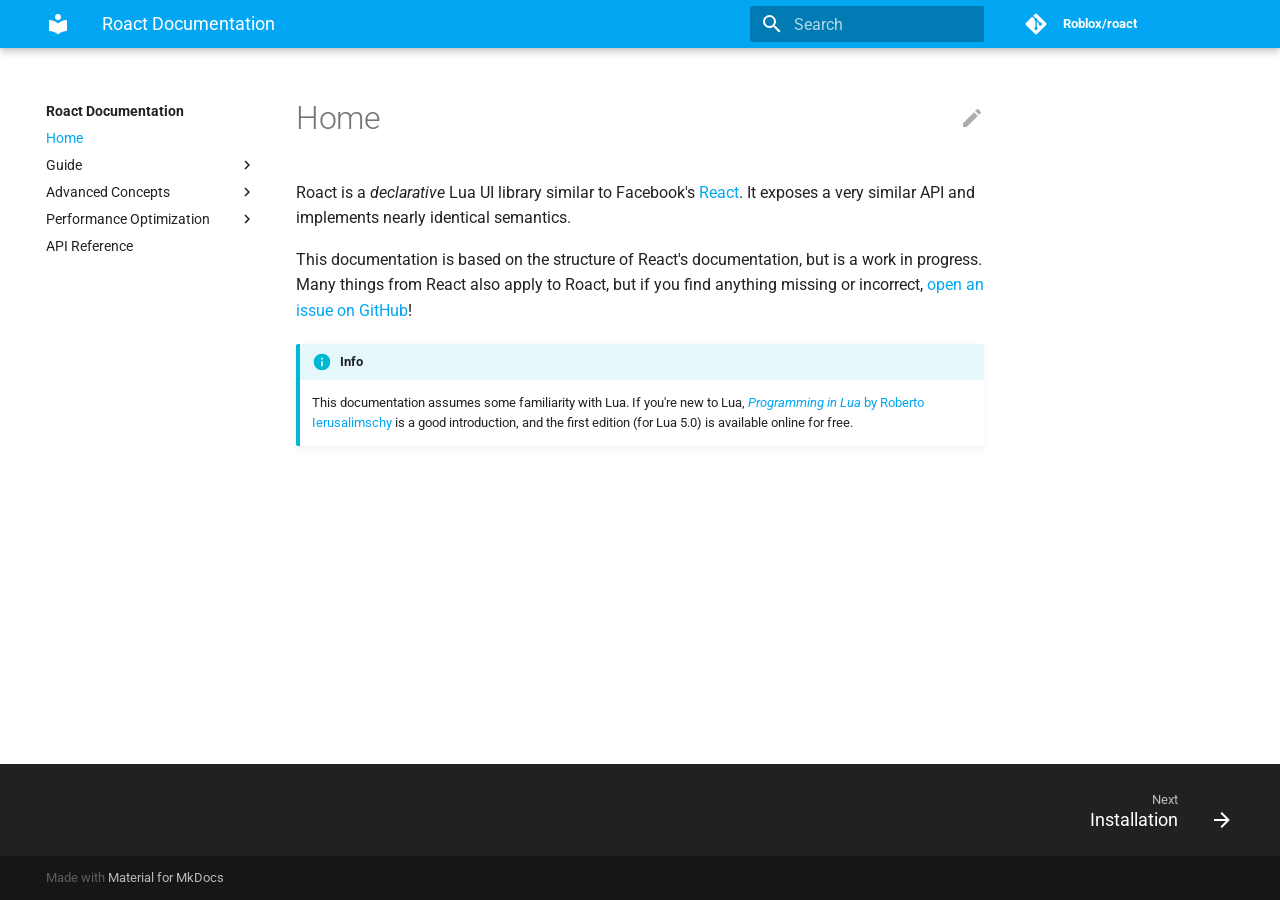
<file: index.html>
<!doctype html>
<html lang="en" class="no-js">
  <head>
    
      <meta charset="utf-8">
      <meta name="viewport" content="width=device-width,initial-scale=1">
      
      
        <link rel="canonical" href="https://roblox.github.io/roact/">
      
      
      <link rel="shortcut icon" href="assets/images/favicon.png">
      <meta name="generator" content="mkdocs-1.1.2, mkdocs-material-6.1.0">
    
    
      
        <title>Roact Documentation</title>
      
    
    
      <link rel="stylesheet" href="assets/stylesheets/main.bc7e593a.min.css">
      
        
        <link rel="stylesheet" href="assets/stylesheets/palette.ab28b872.min.css">
        
          
          
          <meta name="theme-color" content="#02a6f2">
        
      
    
    
    
      
        
        <link href="https://fonts.gstatic.com" rel="preconnect" crossorigin>
        <link rel="stylesheet" href="https://fonts.googleapis.com/css?family=Roboto:300,400,400i,700%7CRoboto+Mono&display=fallback">
        <style>body,input{font-family:"Roboto",-apple-system,BlinkMacSystemFont,Helvetica,Arial,sans-serif}code,kbd,pre{font-family:"Roboto Mono",SFMono-Regular,Consolas,Menlo,monospace}</style>
      
    
    
    
      <link rel="stylesheet" href="extra.css">
    
    
      
    
    
  </head>
  
  
    
    
    
    
    
    <body dir="ltr" data-md-color-scheme="preference" data-md-color-primary="light-blue" data-md-color-accent="light-blue">
      
        <script>matchMedia("(prefers-color-scheme: dark)").matches&&document.body.setAttribute("data-md-color-scheme","slate")</script>
      
  
    <input class="md-toggle" data-md-toggle="drawer" type="checkbox" id="__drawer" autocomplete="off">
    <input class="md-toggle" data-md-toggle="search" type="checkbox" id="__search" autocomplete="off">
    <label class="md-overlay" for="__drawer"></label>
    <div data-md-component="skip">
      
    </div>
    <div data-md-component="announce">
      
    </div>
    
      

<header class="md-header" data-md-component="header">
  <nav class="md-header-nav md-grid" aria-label="Header">
    <a href="https://roblox.github.io/roact/" title="Roact Documentation" class="md-header-nav__button md-logo" aria-label="Roact Documentation">
      
  
  <svg xmlns="http://www.w3.org/2000/svg" viewBox="0 0 24 24"><path d="M12 8a3 3 0 003-3 3 3 0 00-3-3 3 3 0 00-3 3 3 3 0 003 3m0 3.54C9.64 9.35 6.5 8 3 8v11c3.5 0 6.64 1.35 9 3.54 2.36-2.19 5.5-3.54 9-3.54V8c-3.5 0-6.64 1.35-9 3.54z"/></svg>

    </a>
    <label class="md-header-nav__button md-icon" for="__drawer">
      <svg xmlns="http://www.w3.org/2000/svg" viewBox="0 0 24 24"><path d="M3 6h18v2H3V6m0 5h18v2H3v-2m0 5h18v2H3v-2z"/></svg>
    </label>
    <div class="md-header-nav__title" data-md-component="header-title">
      
        <div class="md-header-nav__ellipsis">
          <span class="md-header-nav__topic md-ellipsis">
            Roact Documentation
          </span>
          <span class="md-header-nav__topic md-ellipsis">
            
              Home
            
          </span>
        </div>
      
    </div>
    
      <label class="md-header-nav__button md-icon" for="__search">
        <svg xmlns="http://www.w3.org/2000/svg" viewBox="0 0 24 24"><path d="M9.5 3A6.5 6.5 0 0116 9.5c0 1.61-.59 3.09-1.56 4.23l.27.27h.79l5 5-1.5 1.5-5-5v-.79l-.27-.27A6.516 6.516 0 019.5 16 6.5 6.5 0 013 9.5 6.5 6.5 0 019.5 3m0 2C7 5 5 7 5 9.5S7 14 9.5 14 14 12 14 9.5 12 5 9.5 5z"/></svg>
      </label>
      
<div class="md-search" data-md-component="search" role="dialog">
  <label class="md-search__overlay" for="__search"></label>
  <div class="md-search__inner" role="search">
    <form class="md-search__form" name="search">
      <input type="text" class="md-search__input" name="query" aria-label="Search" placeholder="Search" autocapitalize="off" autocorrect="off" autocomplete="off" spellcheck="false" data-md-component="search-query" data-md-state="active">
      <label class="md-search__icon md-icon" for="__search">
        <svg xmlns="http://www.w3.org/2000/svg" viewBox="0 0 24 24"><path d="M9.5 3A6.5 6.5 0 0116 9.5c0 1.61-.59 3.09-1.56 4.23l.27.27h.79l5 5-1.5 1.5-5-5v-.79l-.27-.27A6.516 6.516 0 019.5 16 6.5 6.5 0 013 9.5 6.5 6.5 0 019.5 3m0 2C7 5 5 7 5 9.5S7 14 9.5 14 14 12 14 9.5 12 5 9.5 5z"/></svg>
        <svg xmlns="http://www.w3.org/2000/svg" viewBox="0 0 24 24"><path d="M20 11v2H8l5.5 5.5-1.42 1.42L4.16 12l7.92-7.92L13.5 5.5 8 11h12z"/></svg>
      </label>
      <button type="reset" class="md-search__icon md-icon" aria-label="Clear" data-md-component="search-reset" tabindex="-1">
        <svg xmlns="http://www.w3.org/2000/svg" viewBox="0 0 24 24"><path d="M19 6.41L17.59 5 12 10.59 6.41 5 5 6.41 10.59 12 5 17.59 6.41 19 12 13.41 17.59 19 19 17.59 13.41 12 19 6.41z"/></svg>
      </button>
    </form>
    <div class="md-search__output">
      <div class="md-search__scrollwrap" data-md-scrollfix>
        <div class="md-search-result" data-md-component="search-result">
          <div class="md-search-result__meta">
            Initializing search
          </div>
          <ol class="md-search-result__list"></ol>
        </div>
      </div>
    </div>
  </div>
</div>
    
    
      <div class="md-header-nav__source">
        
<a href="https://github.com/Roblox/roact/" title="Go to repository" class="md-source">
  <div class="md-source__icon md-icon">
    
    <svg xmlns="http://www.w3.org/2000/svg" viewBox="0 0 448 512"><path d="M439.55 236.05L244 40.45a28.87 28.87 0 00-40.81 0l-40.66 40.63 51.52 51.52c27.06-9.14 52.68 16.77 43.39 43.68l49.66 49.66c34.23-11.8 61.18 31 35.47 56.69-26.49 26.49-70.21-2.87-56-37.34L240.22 199v121.85c25.3 12.54 22.26 41.85 9.08 55a34.34 34.34 0 01-48.55 0c-17.57-17.6-11.07-46.91 11.25-56v-123c-20.8-8.51-24.6-30.74-18.64-45L142.57 101 8.45 235.14a28.86 28.86 0 000 40.81l195.61 195.6a28.86 28.86 0 0040.8 0l194.69-194.69a28.86 28.86 0 000-40.81z"/></svg>
  </div>
  <div class="md-source__repository">
    Roblox/roact
  </div>
</a>
      </div>
    
  </nav>
</header>
    
    <div class="md-container" data-md-component="container">
      
      
        
      
      <main class="md-main" data-md-component="main">
        <div class="md-main__inner md-grid">
          
            
              <div class="md-sidebar md-sidebar--primary" data-md-component="navigation">
                <div class="md-sidebar__scrollwrap">
                  <div class="md-sidebar__inner">
                    

<nav class="md-nav md-nav--primary" aria-label="Navigation" data-md-level="0">
  <label class="md-nav__title" for="__drawer">
    <a href="https://roblox.github.io/roact/" title="Roact Documentation" class="md-nav__button md-logo" aria-label="Roact Documentation">
      
  
  <svg xmlns="http://www.w3.org/2000/svg" viewBox="0 0 24 24"><path d="M12 8a3 3 0 003-3 3 3 0 00-3-3 3 3 0 00-3 3 3 3 0 003 3m0 3.54C9.64 9.35 6.5 8 3 8v11c3.5 0 6.64 1.35 9 3.54 2.36-2.19 5.5-3.54 9-3.54V8c-3.5 0-6.64 1.35-9 3.54z"/></svg>

    </a>
    Roact Documentation
  </label>
  
    <div class="md-nav__source">
      
<a href="https://github.com/Roblox/roact/" title="Go to repository" class="md-source">
  <div class="md-source__icon md-icon">
    
    <svg xmlns="http://www.w3.org/2000/svg" viewBox="0 0 448 512"><path d="M439.55 236.05L244 40.45a28.87 28.87 0 00-40.81 0l-40.66 40.63 51.52 51.52c27.06-9.14 52.68 16.77 43.39 43.68l49.66 49.66c34.23-11.8 61.18 31 35.47 56.69-26.49 26.49-70.21-2.87-56-37.34L240.22 199v121.85c25.3 12.54 22.26 41.85 9.08 55a34.34 34.34 0 01-48.55 0c-17.57-17.6-11.07-46.91 11.25-56v-123c-20.8-8.51-24.6-30.74-18.64-45L142.57 101 8.45 235.14a28.86 28.86 0 000 40.81l195.61 195.6a28.86 28.86 0 0040.8 0l194.69-194.69a28.86 28.86 0 000-40.81z"/></svg>
  </div>
  <div class="md-source__repository">
    Roblox/roact
  </div>
</a>
    </div>
  
  <ul class="md-nav__list" data-md-scrollfix>
    
      
      
      

  


  <li class="md-nav__item md-nav__item--active">
    
    <input class="md-nav__toggle md-toggle" data-md-toggle="toc" type="checkbox" id="__toc">
    
    
    <a href="." class="md-nav__link md-nav__link--active">
      Home
    </a>
    
  </li>

    
      
      
      


  <li class="md-nav__item md-nav__item--nested">
    
      <input class="md-nav__toggle md-toggle" data-md-toggle="nav-2" type="checkbox" id="nav-2">
    
    <label class="md-nav__link" for="nav-2">
      Guide
      <span class="md-nav__icon md-icon"></span>
    </label>
    <nav class="md-nav" aria-label="Guide" data-md-level="1">
      <label class="md-nav__title" for="nav-2">
        <span class="md-nav__icon md-icon"></span>
        Guide
      </label>
      <ul class="md-nav__list" data-md-scrollfix>
        
        
          
          
          


  <li class="md-nav__item">
    <a href="guide/installation/" class="md-nav__link">
      Installation
    </a>
  </li>

        
          
          
          


  <li class="md-nav__item">
    <a href="guide/hello-roact/" class="md-nav__link">
      Hello, Roact!
    </a>
  </li>

        
          
          
          


  <li class="md-nav__item">
    <a href="guide/elements/" class="md-nav__link">
      Elements
    </a>
  </li>

        
          
          
          


  <li class="md-nav__item">
    <a href="guide/components/" class="md-nav__link">
      Components
    </a>
  </li>

        
          
          
          


  <li class="md-nav__item">
    <a href="guide/state-and-lifecycle/" class="md-nav__link">
      State and Lifecycle
    </a>
  </li>

        
          
          
          


  <li class="md-nav__item">
    <a href="guide/events/" class="md-nav__link">
      Events
    </a>
  </li>

        
      </ul>
    </nav>
  </li>

    
      
      
      


  <li class="md-nav__item md-nav__item--nested">
    
      <input class="md-nav__toggle md-toggle" data-md-toggle="nav-3" type="checkbox" id="nav-3">
    
    <label class="md-nav__link" for="nav-3">
      Advanced Concepts
      <span class="md-nav__icon md-icon"></span>
    </label>
    <nav class="md-nav" aria-label="Advanced Concepts" data-md-level="1">
      <label class="md-nav__title" for="nav-3">
        <span class="md-nav__icon md-icon"></span>
        Advanced Concepts
      </label>
      <ul class="md-nav__list" data-md-scrollfix>
        
        
          
          
          


  <li class="md-nav__item">
    <a href="advanced/fragments/" class="md-nav__link">
      Fragments
    </a>
  </li>

        
          
          
          


  <li class="md-nav__item">
    <a href="advanced/portals/" class="md-nav__link">
      Portals
    </a>
  </li>

        
          
          
          


  <li class="md-nav__item">
    <a href="advanced/bindings-and-refs/" class="md-nav__link">
      Bindings and Refs
    </a>
  </li>

        
          
          
          


  <li class="md-nav__item">
    <a href="advanced/context/" class="md-nav__link">
      Context
    </a>
  </li>

        
      </ul>
    </nav>
  </li>

    
      
      
      


  <li class="md-nav__item md-nav__item--nested">
    
      <input class="md-nav__toggle md-toggle" data-md-toggle="nav-4" type="checkbox" id="nav-4">
    
    <label class="md-nav__link" for="nav-4">
      Performance Optimization
      <span class="md-nav__icon md-icon"></span>
    </label>
    <nav class="md-nav" aria-label="Performance Optimization" data-md-level="1">
      <label class="md-nav__title" for="nav-4">
        <span class="md-nav__icon md-icon"></span>
        Performance Optimization
      </label>
      <ul class="md-nav__list" data-md-scrollfix>
        
        
          
          
          


  <li class="md-nav__item">
    <a href="performance/overview/" class="md-nav__link">
      Overview
    </a>
  </li>

        
          
          
          


  <li class="md-nav__item">
    <a href="performance/reduce-reconciliation/" class="md-nav__link">
      Reduce Reconcilation
    </a>
  </li>

        
      </ul>
    </nav>
  </li>

    
      
      
      


  <li class="md-nav__item">
    <a href="api-reference/" class="md-nav__link">
      API Reference
    </a>
  </li>

    
  </ul>
</nav>
                  </div>
                </div>
              </div>
            
            
          
          <div class="md-content">
            <article class="md-content__inner md-typeset">
              
                
                  <a href="https://github.com/Roblox/roact/edit/master/docs/index.md" title="Edit this page" class="md-content__button md-icon">
                    <svg xmlns="http://www.w3.org/2000/svg" viewBox="0 0 24 24"><path d="M20.71 7.04c.39-.39.39-1.04 0-1.41l-2.34-2.34c-.37-.39-1.02-.39-1.41 0l-1.84 1.83 3.75 3.75M3 17.25V21h3.75L17.81 9.93l-3.75-3.75L3 17.25z"/></svg>
                  </a>
                
                
                  <h1>Home</h1>
                
                <p>Roact is a <em>declarative</em> Lua UI library similar to Facebook's <a href="https://reactjs.org">React</a>. It exposes a very similar API and implements nearly identical semantics.</p>
<p>This documentation is based on the structure of React's documentation, but is a work in progress. Many things from React also apply to Roact, but if you find anything missing or incorrect, <a href="https://github.com/Roblox/roact/issues">open an issue on GitHub</a>!</p>
<div class="admonition info">
<p class="admonition-title">Info</p>
<p>This documentation assumes some familiarity with Lua. If you're new to Lua, <a href="https://www.lua.org/pil/"><em>Programming in Lua</em> by Roberto Ierusalimschy</a> is a good introduction, and the first edition (for Lua 5.0) is available online for free.</p>
</div>
                
              
              
                


              
            </article>
          </div>
        </div>
      </main>
      
        
<footer class="md-footer">
  
    <div class="md-footer-nav">
      <nav class="md-footer-nav__inner md-grid" aria-label="Footer">
        
        
          <a href="guide/installation/" class="md-footer-nav__link md-footer-nav__link--next" rel="next">
            <div class="md-footer-nav__title">
              <div class="md-ellipsis">
                <span class="md-footer-nav__direction">
                  Next
                </span>
                Installation
              </div>
            </div>
            <div class="md-footer-nav__button md-icon">
              <svg xmlns="http://www.w3.org/2000/svg" viewBox="0 0 24 24"><path d="M4 11v2h12l-5.5 5.5 1.42 1.42L19.84 12l-7.92-7.92L10.5 5.5 16 11H4z"/></svg>
            </div>
          </a>
        
      </nav>
    </div>
  
  <div class="md-footer-meta md-typeset">
    <div class="md-footer-meta__inner md-grid">
      <div class="md-footer-copyright">
        
        Made with
        <a href="https://squidfunk.github.io/mkdocs-material/" target="_blank" rel="noopener">
          Material for MkDocs
        </a>
      </div>
      
    </div>
  </div>
</footer>
      
    </div>
    
      <script src="assets/javascripts/vendor.6a3d08fc.min.js"></script>
      <script src="assets/javascripts/bundle.71201edf.min.js"></script><script id="__lang" type="application/json">{"clipboard.copy": "Copy to clipboard", "clipboard.copied": "Copied to clipboard", "search.config.lang": "en", "search.config.pipeline": "trimmer, stopWordFilter", "search.config.separator": "[\\s\\-]+", "search.placeholder": "Search", "search.result.placeholder": "Type to start searching", "search.result.none": "No matching documents", "search.result.one": "1 matching document", "search.result.other": "# matching documents", "search.result.more.one": "1 more on this page", "search.result.more.other": "# more on this page", "search.result.term.missing": "Missing"}</script>
      
      <script>
        app = initialize({
          base: ".",
          features: [],
          search: Object.assign({
            worker: "assets/javascripts/worker/search.4ac00218.min.js"
          }, typeof search !== "undefined" && search)
        })
      </script>
      
    
  </body>
</html>
</file>
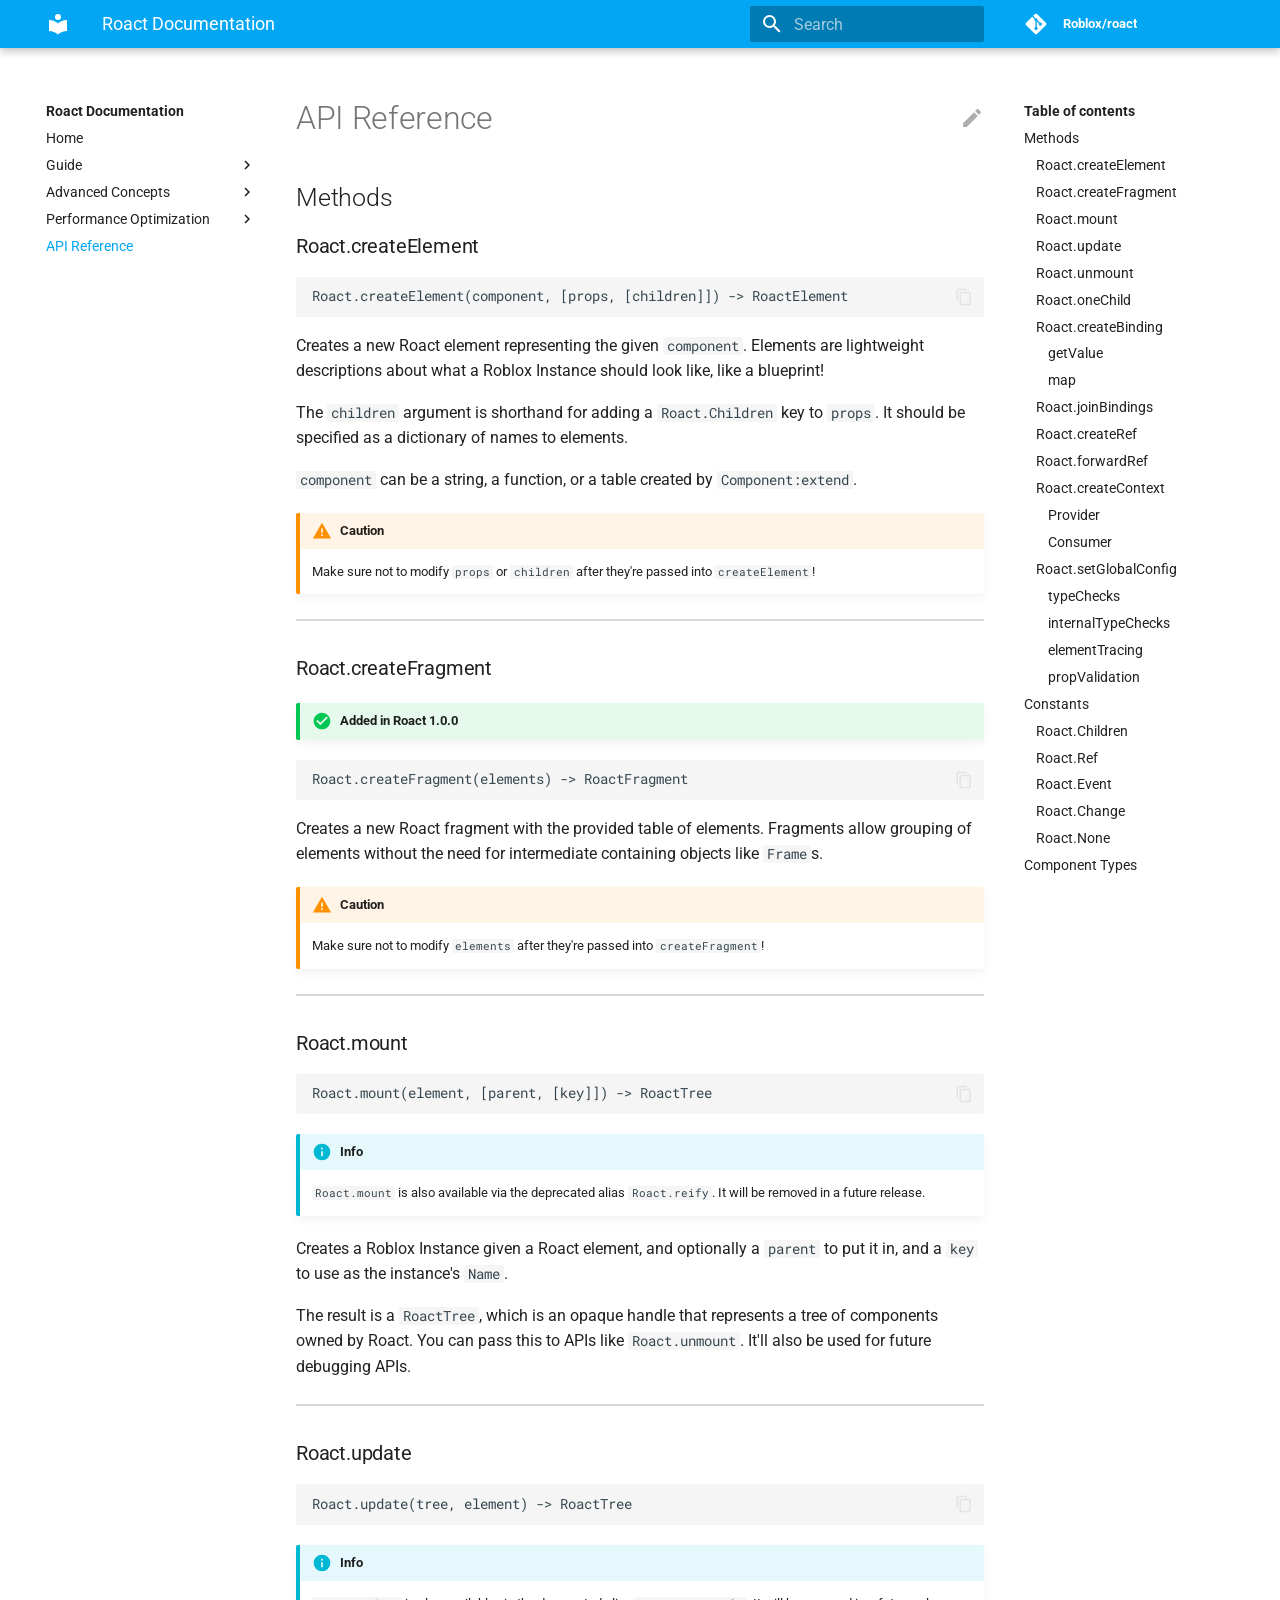
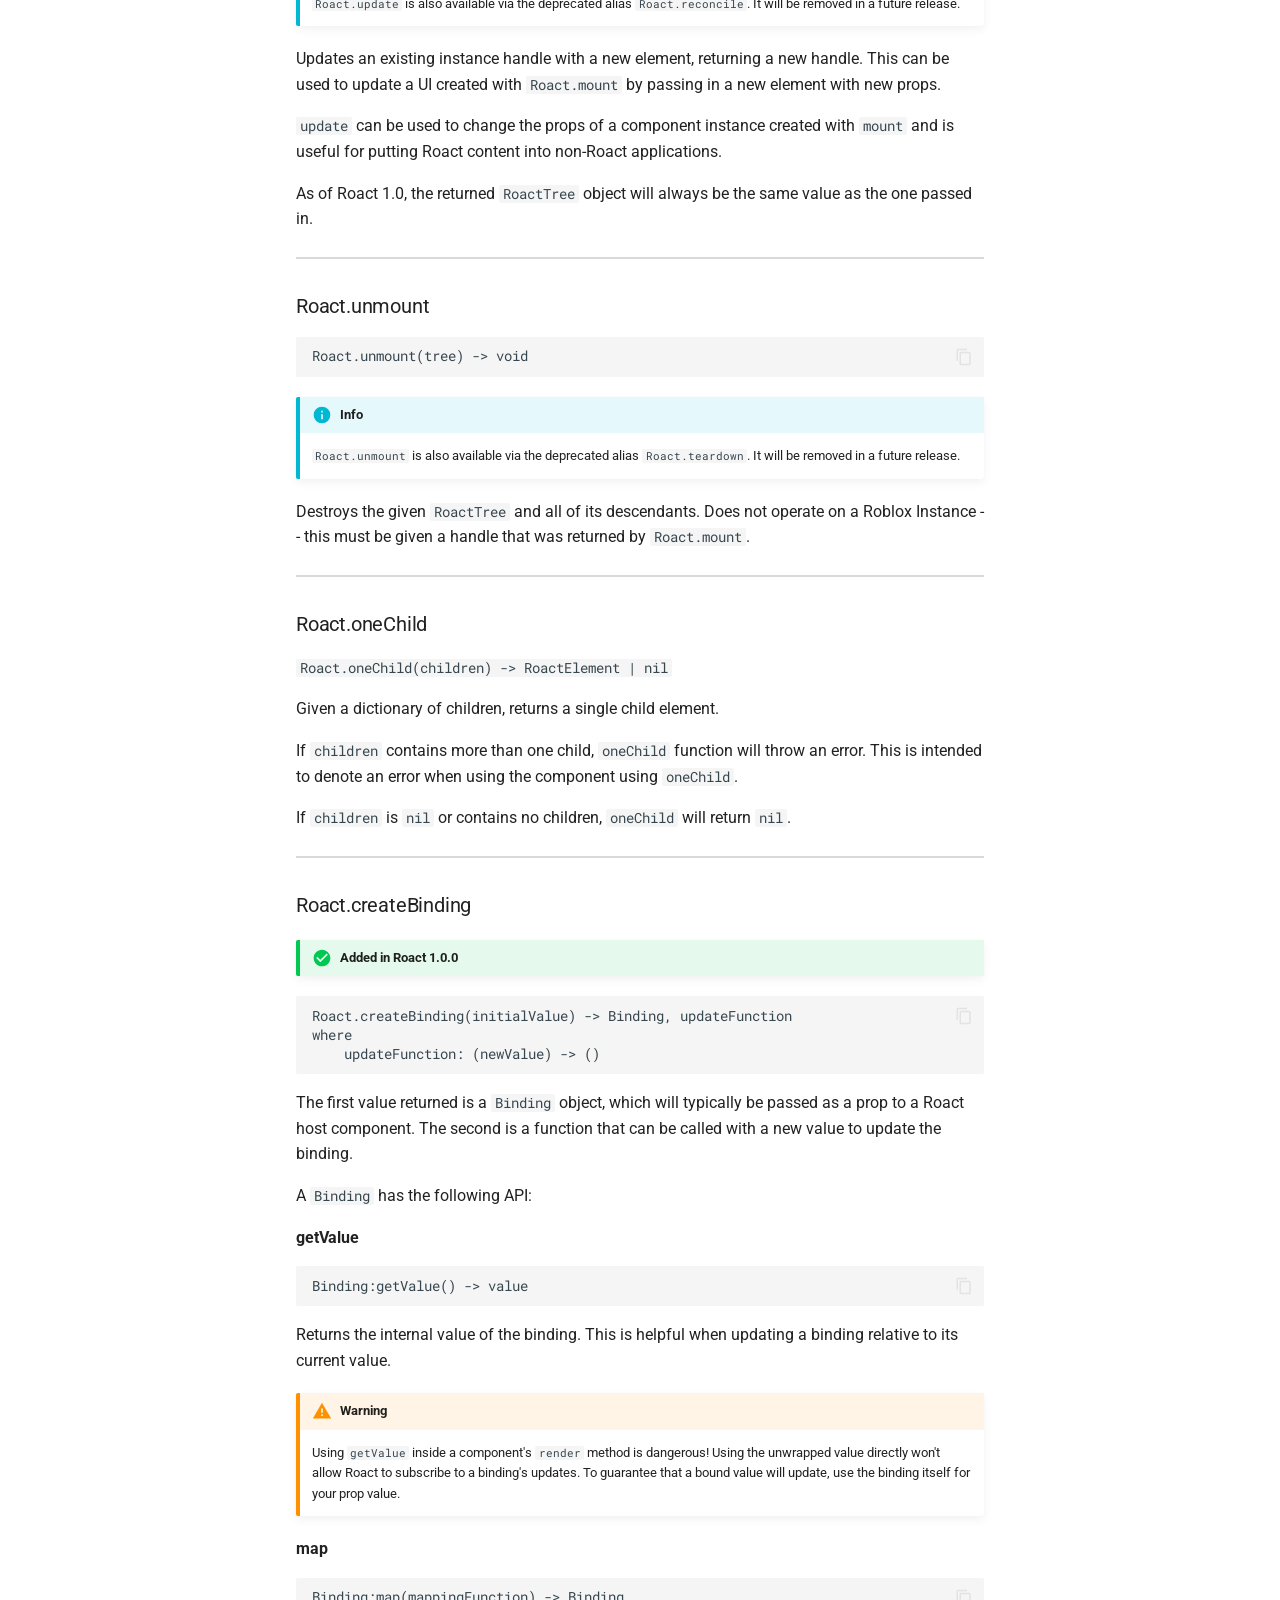
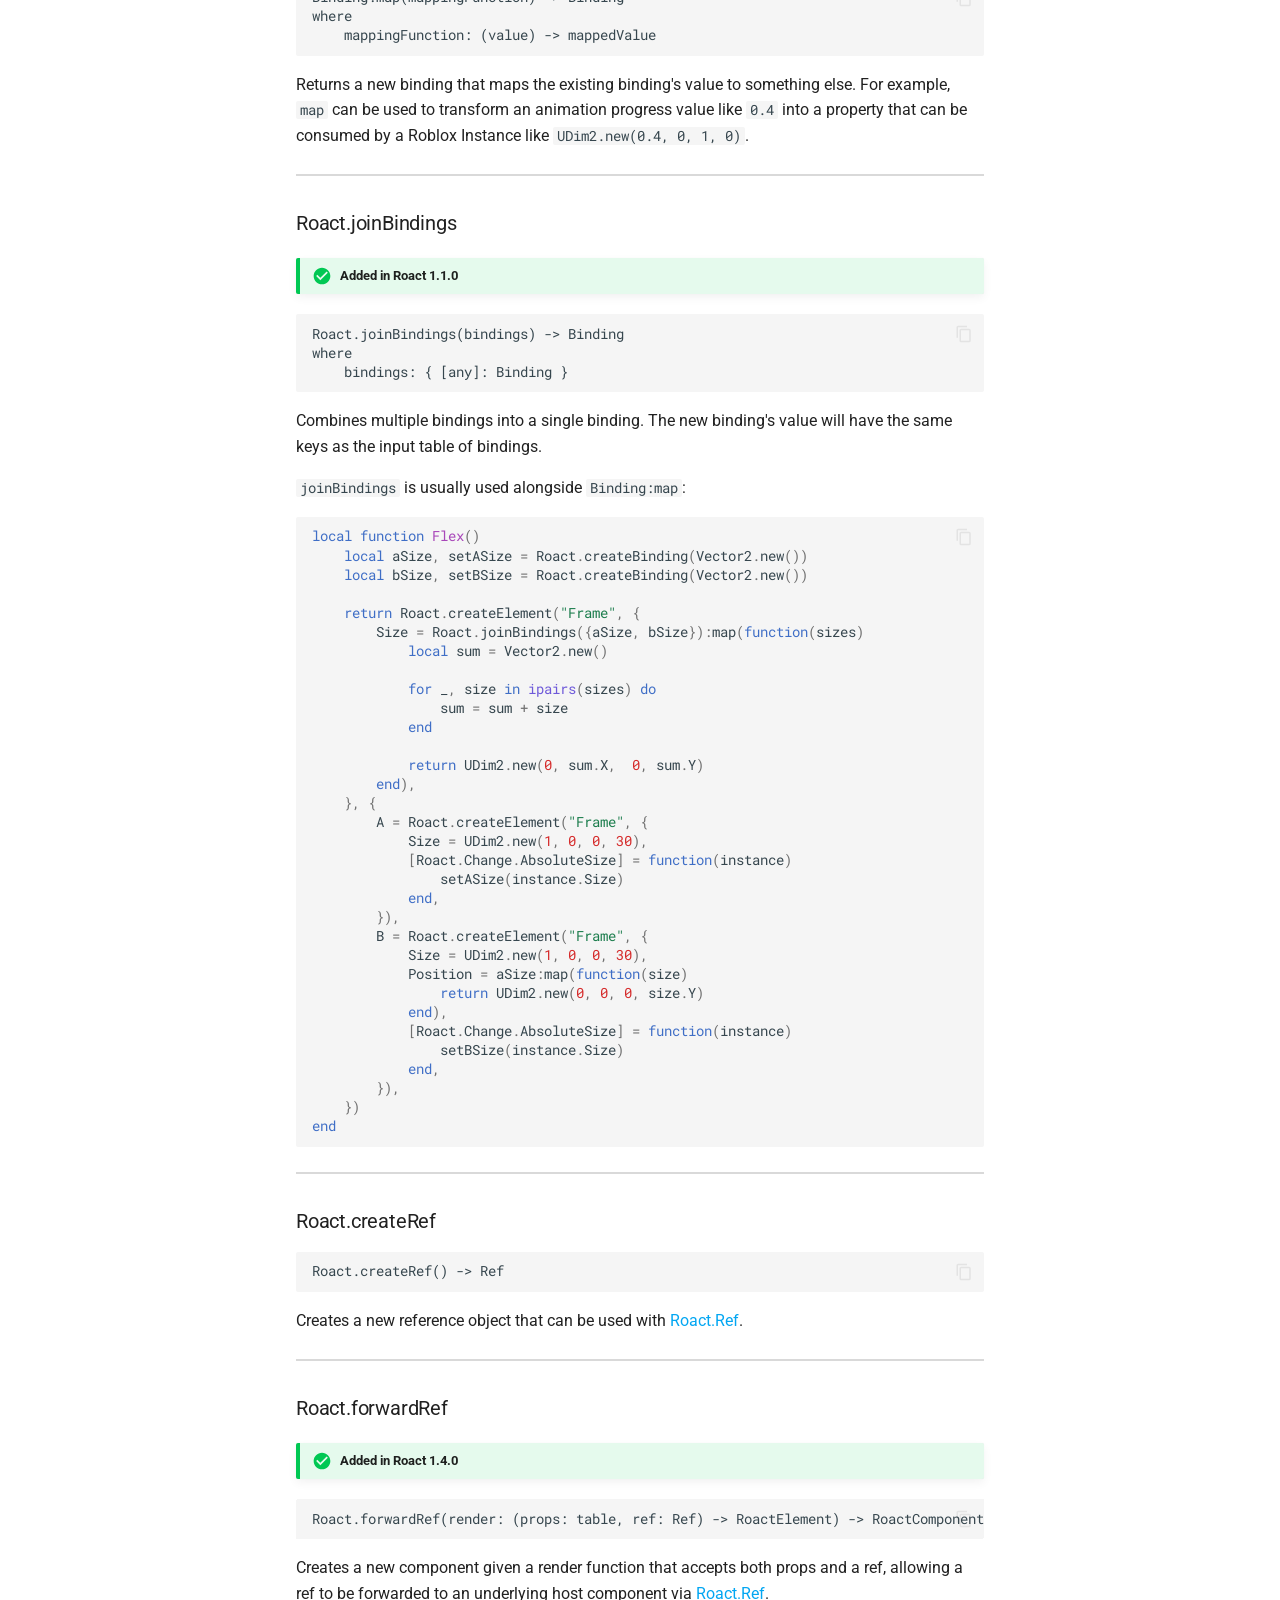
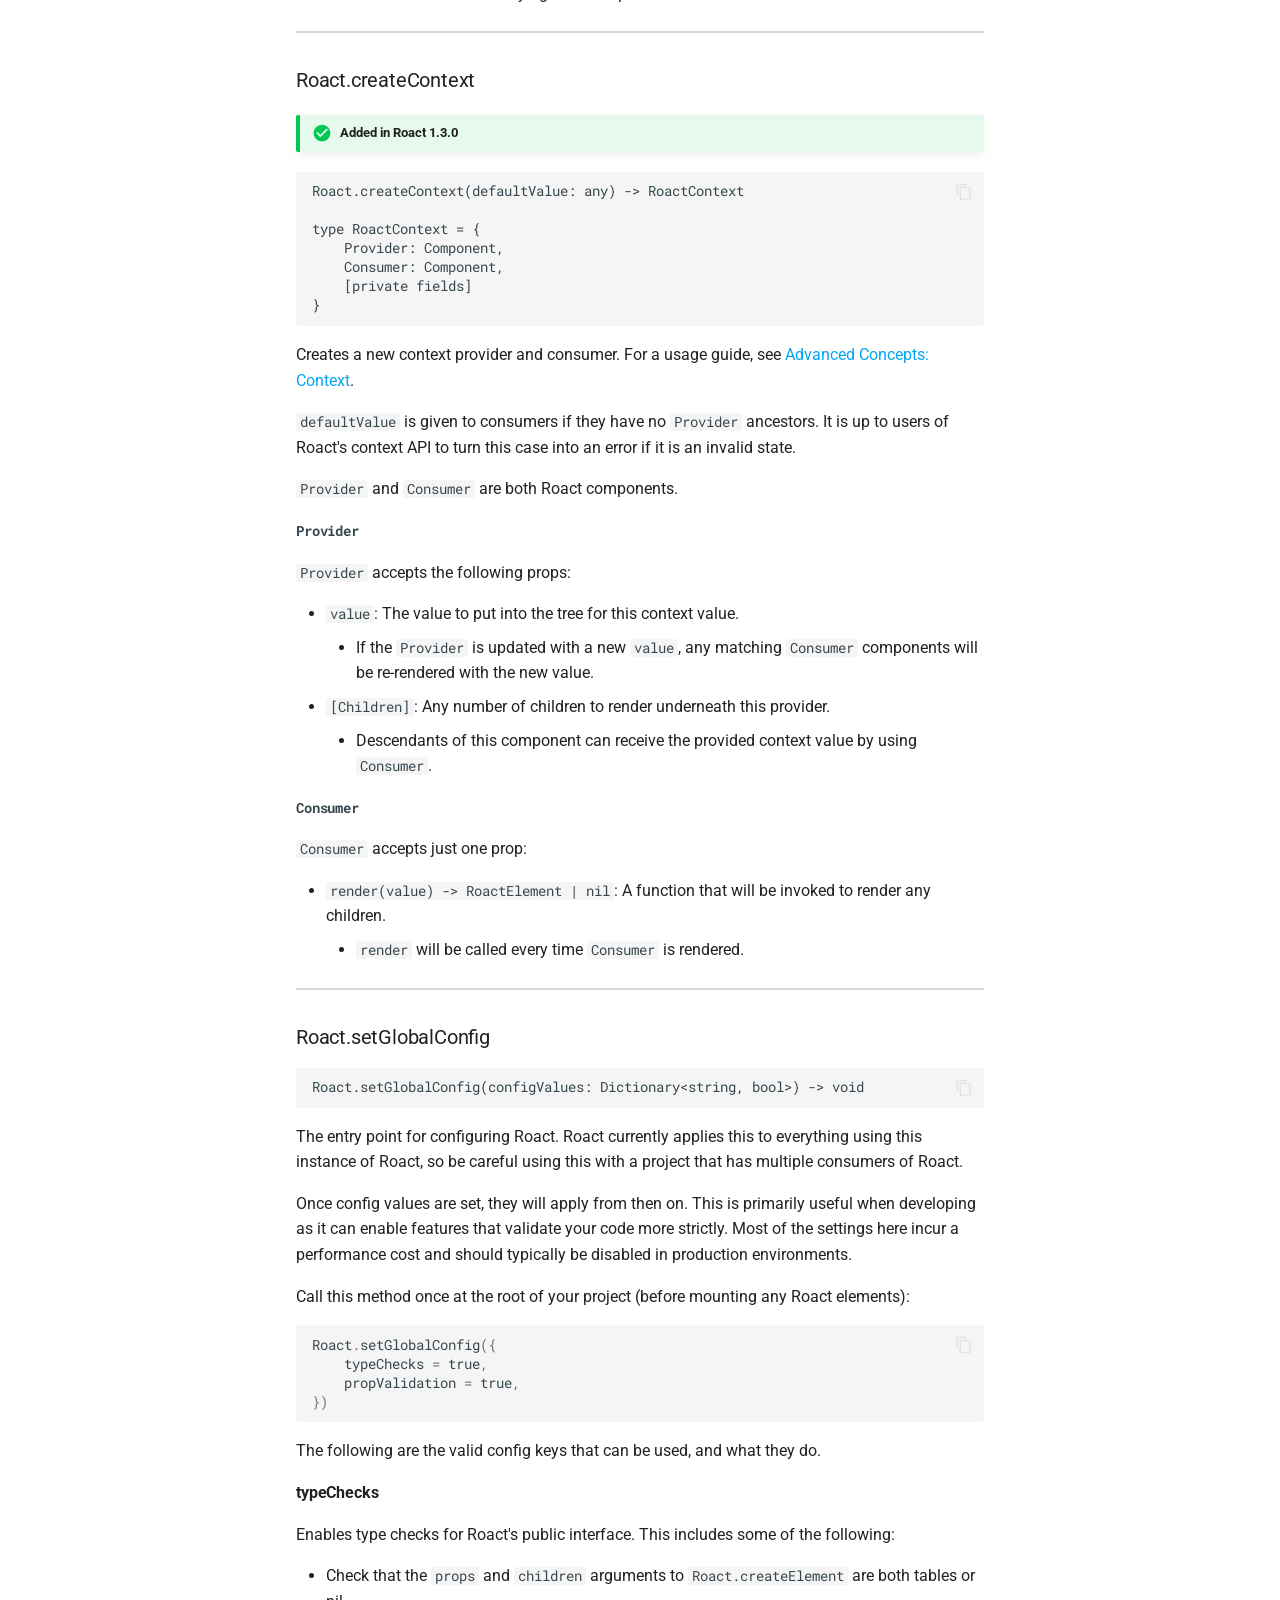
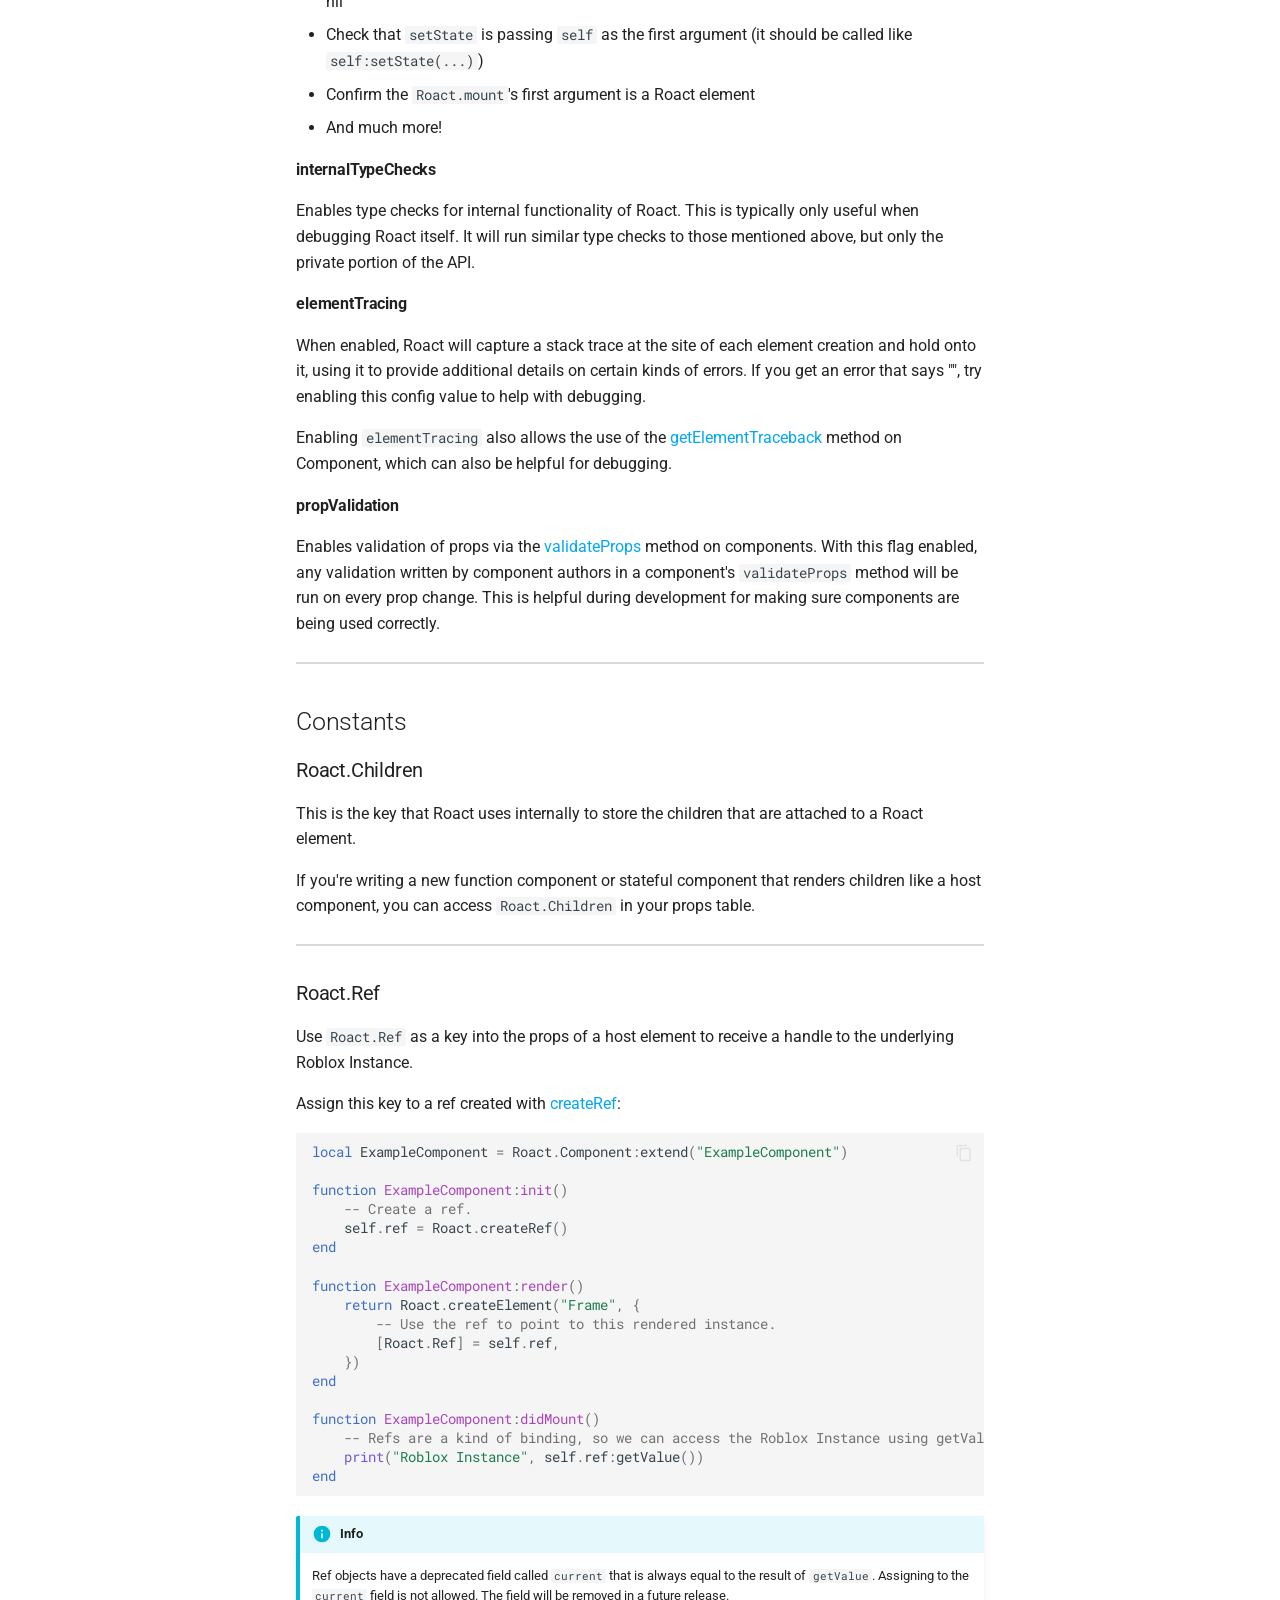
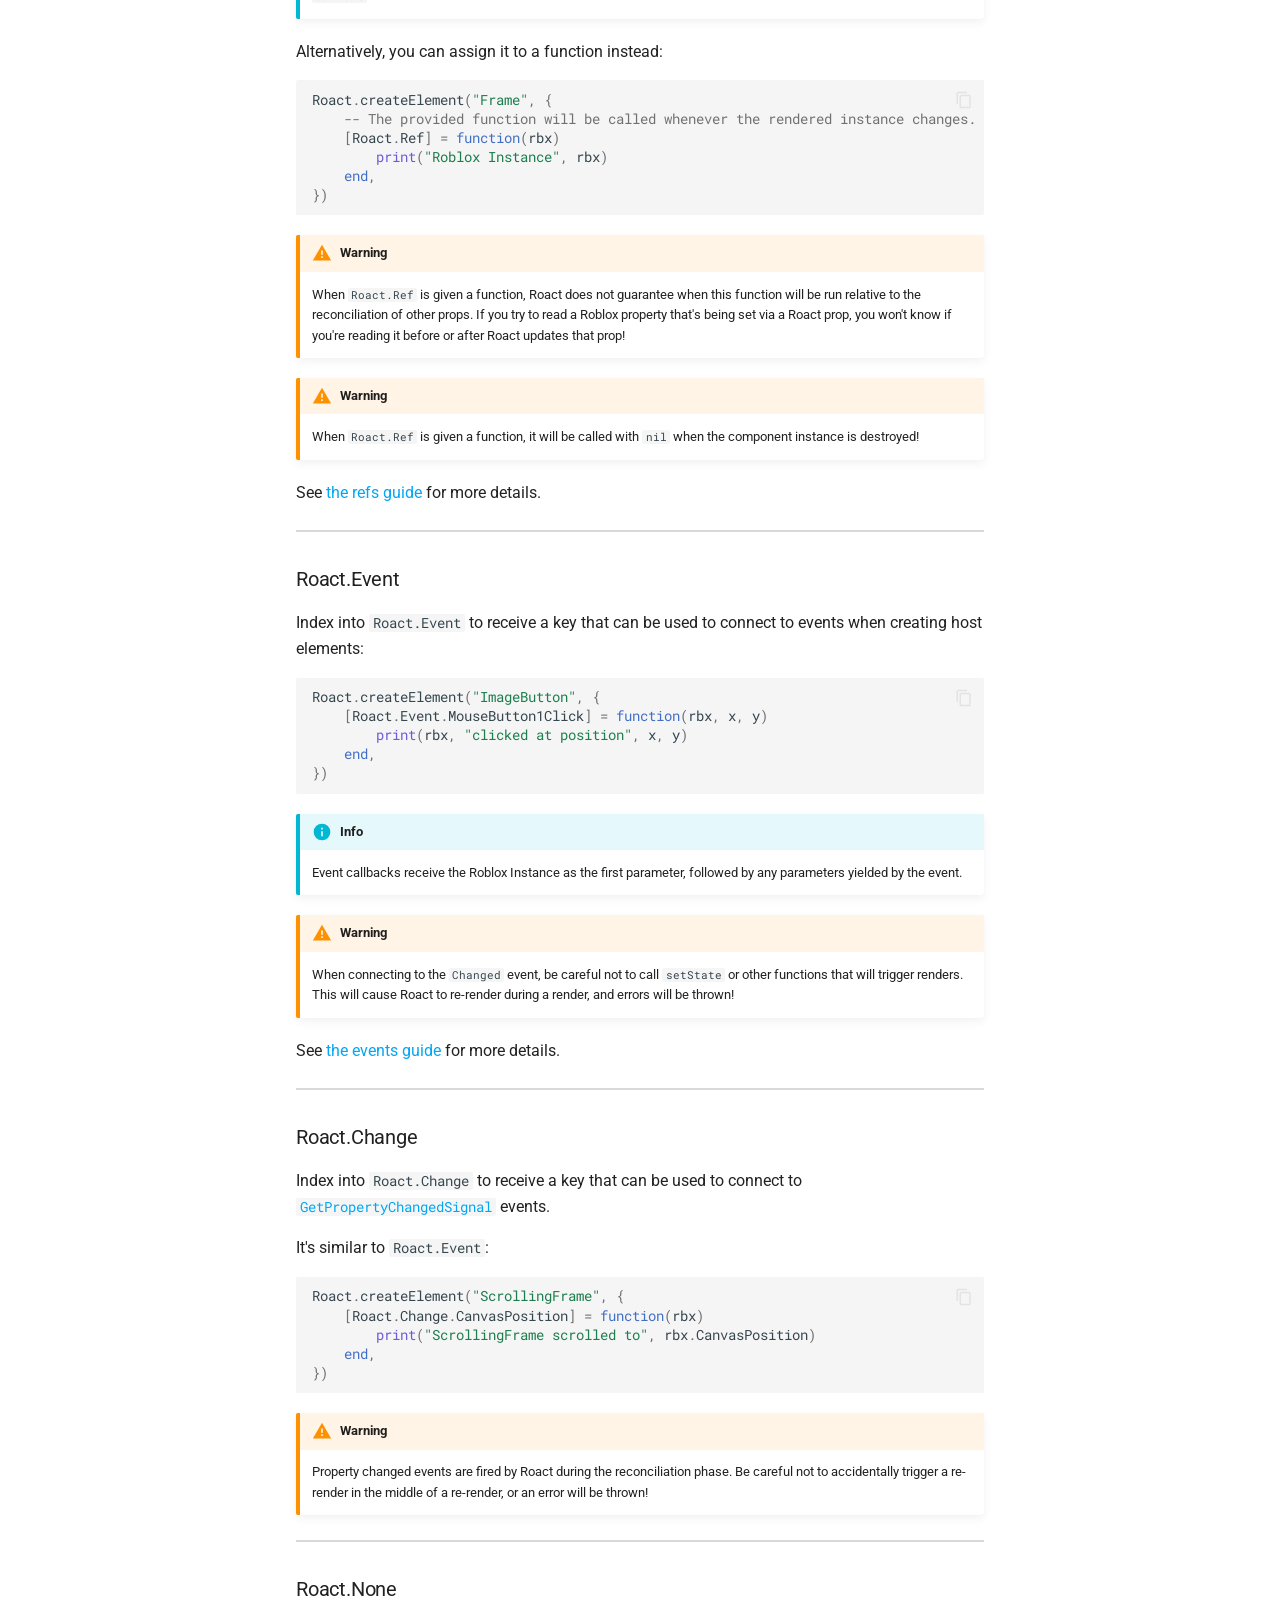
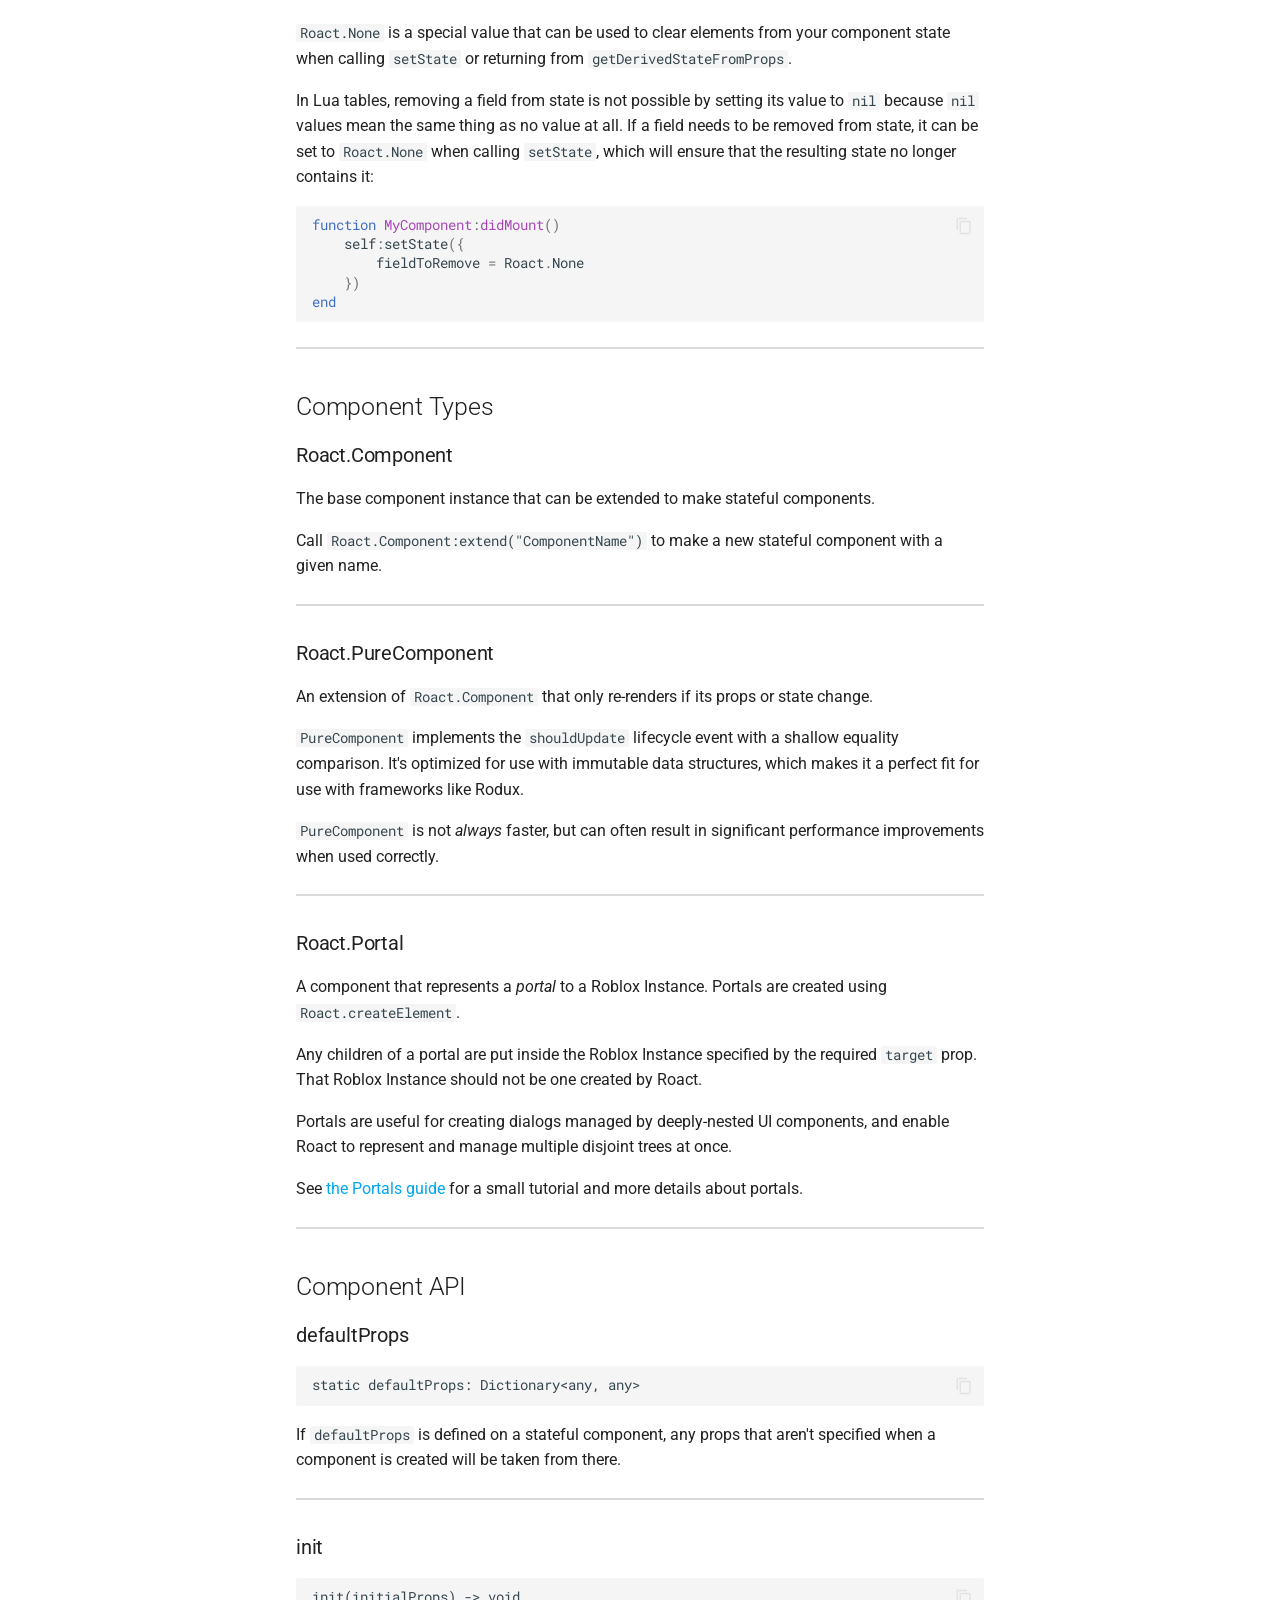
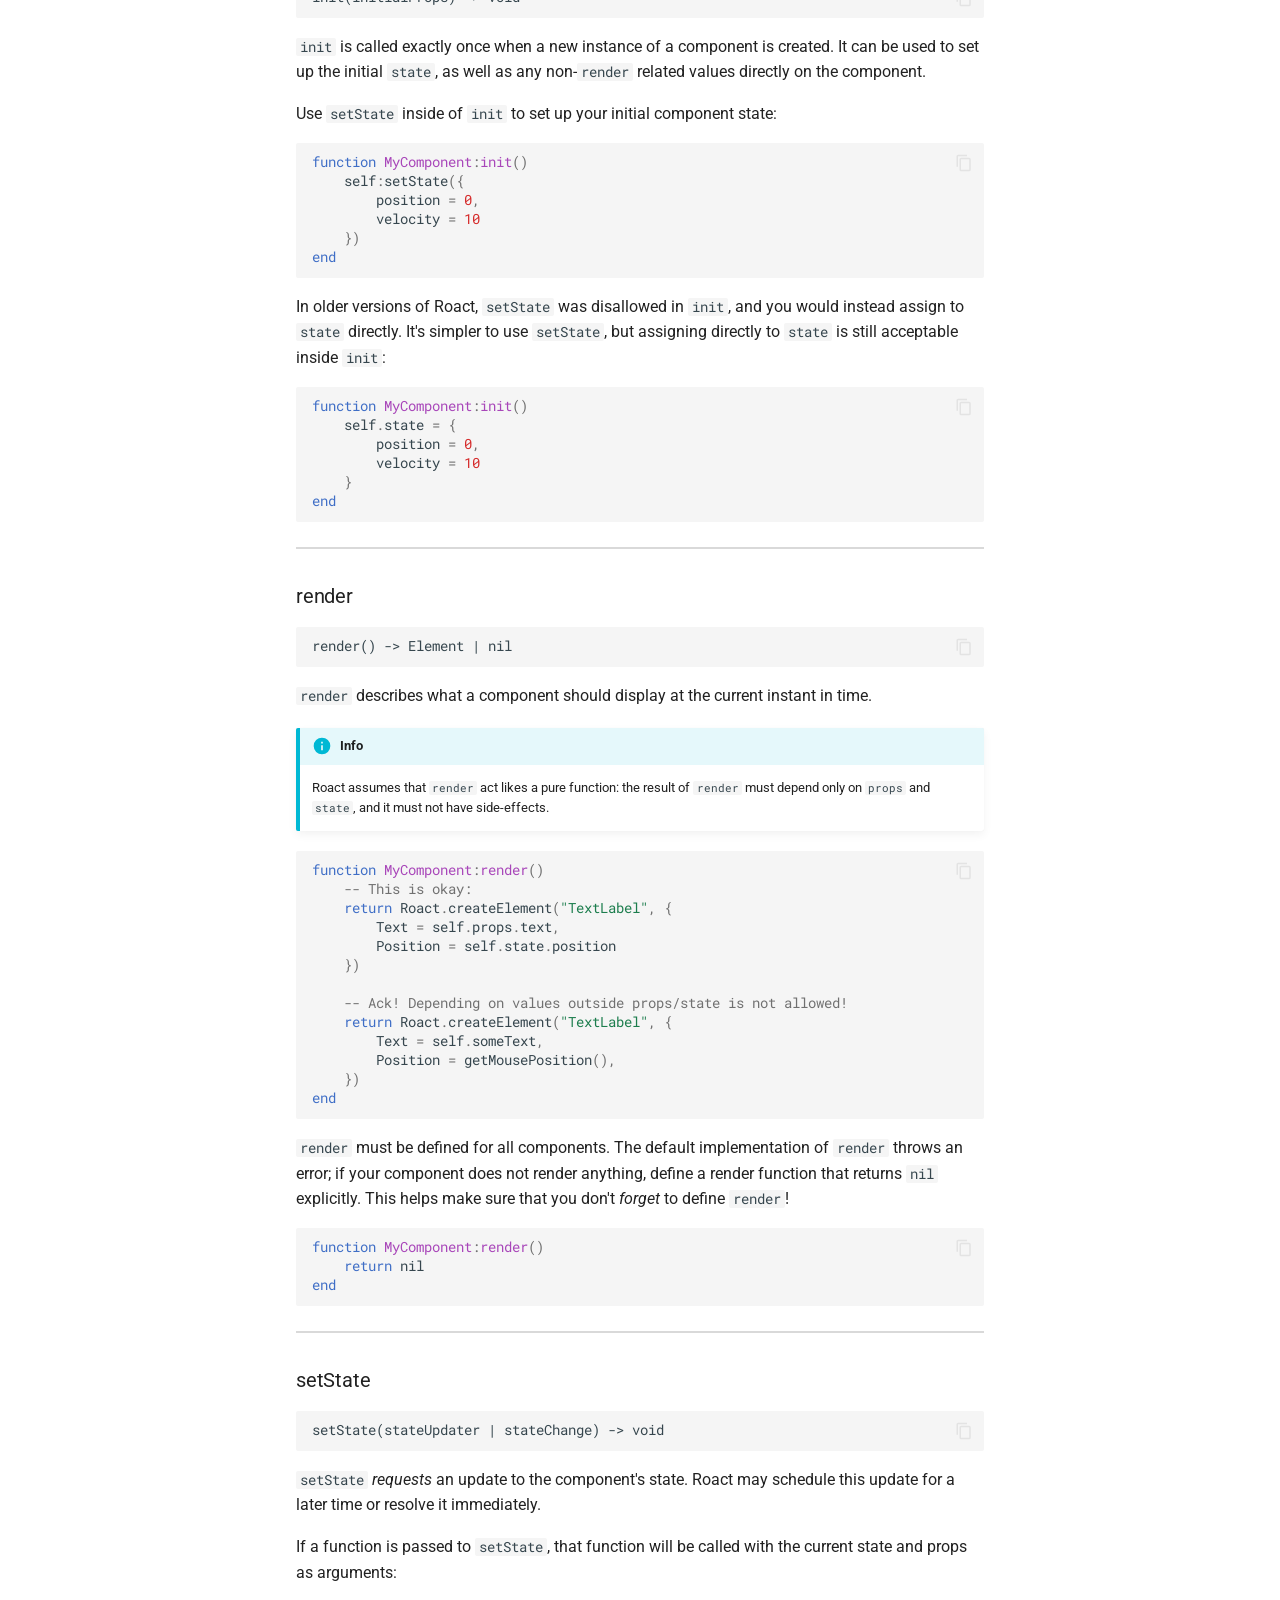
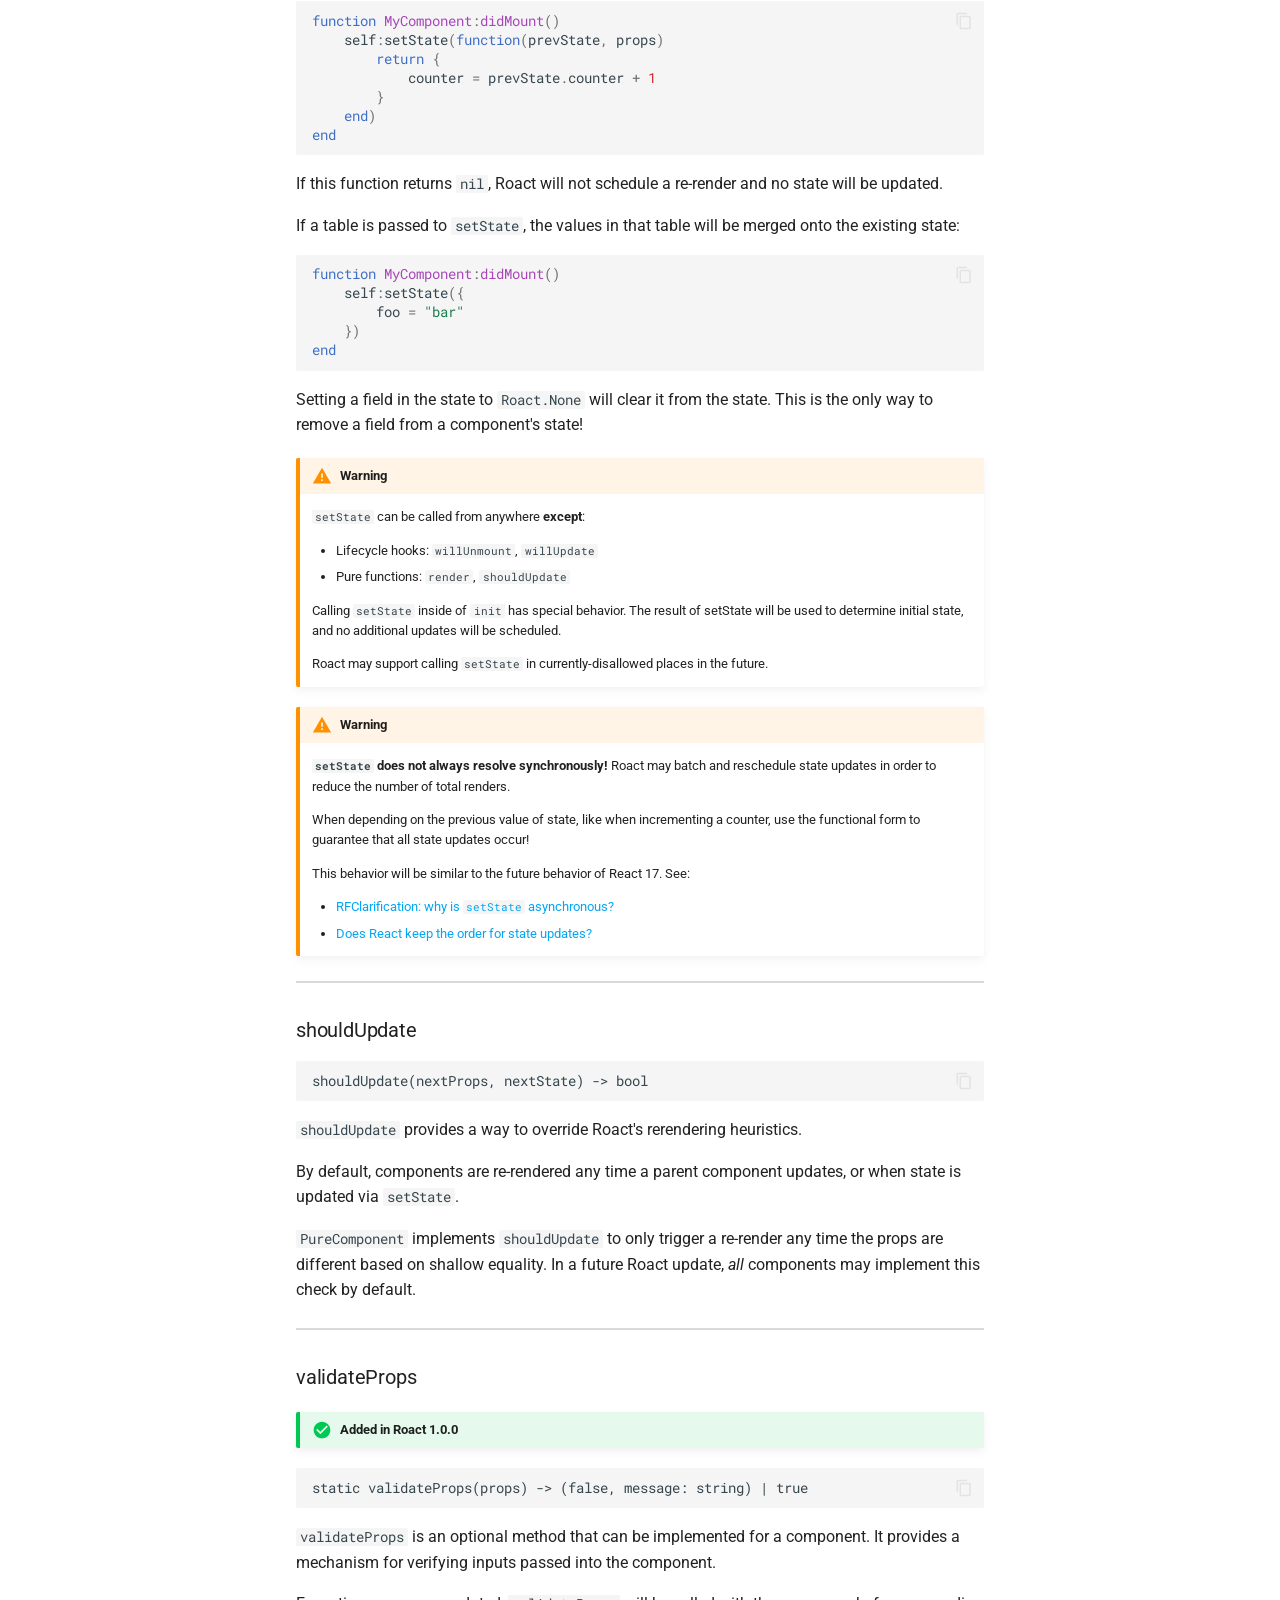
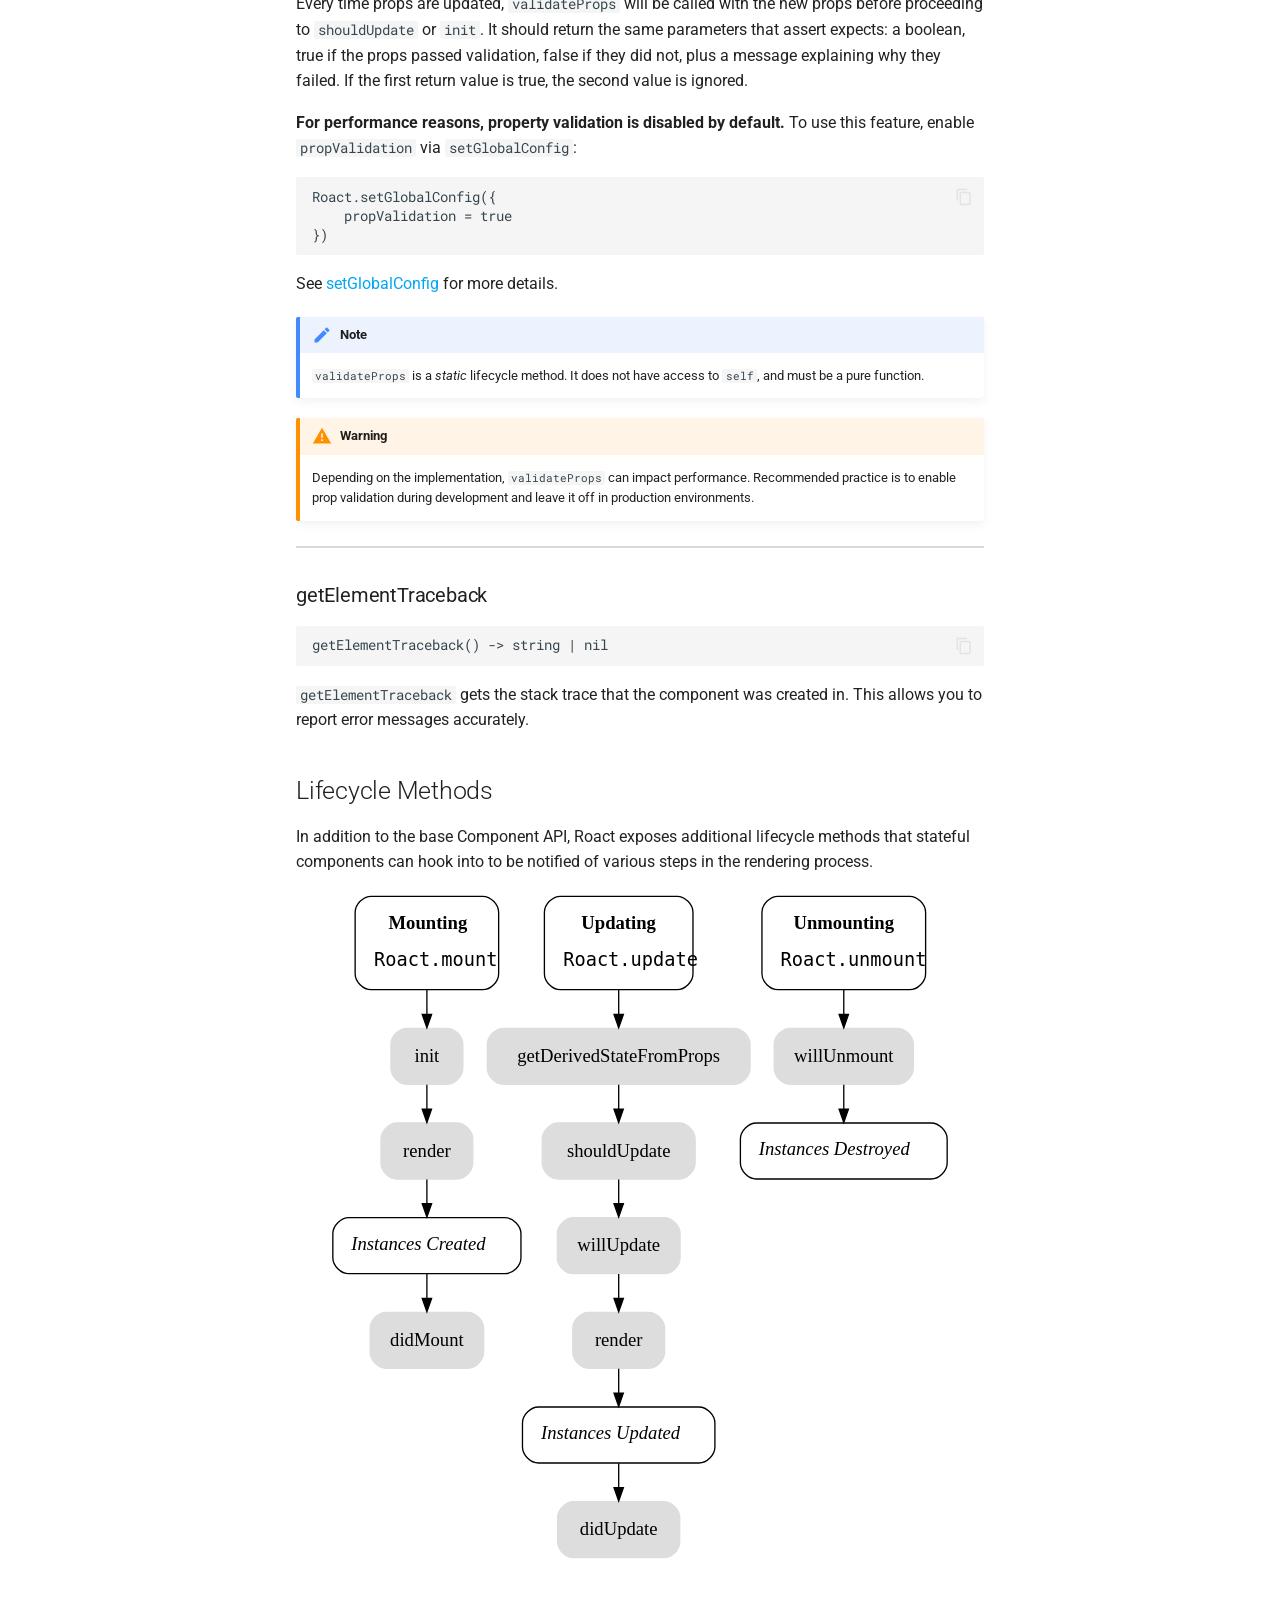
<file: api-reference/index.html>
<!doctype html>
<html lang="en" class="no-js">
  <head>
    
      <meta charset="utf-8">
      <meta name="viewport" content="width=device-width,initial-scale=1">
      
      
        <link rel="canonical" href="https://roblox.github.io/roact/api-reference/">
      
      
      <link rel="shortcut icon" href="../assets/images/favicon.png">
      <meta name="generator" content="mkdocs-1.1.2, mkdocs-material-6.1.0">
    
    
      
        <title>API Reference - Roact Documentation</title>
      
    
    
      <link rel="stylesheet" href="../assets/stylesheets/main.bc7e593a.min.css">
      
        
        <link rel="stylesheet" href="../assets/stylesheets/palette.ab28b872.min.css">
        
          
          
          <meta name="theme-color" content="#02a6f2">
        
      
    
    
    
      
        
        <link href="https://fonts.gstatic.com" rel="preconnect" crossorigin>
        <link rel="stylesheet" href="https://fonts.googleapis.com/css?family=Roboto:300,400,400i,700%7CRoboto+Mono&display=fallback">
        <style>body,input{font-family:"Roboto",-apple-system,BlinkMacSystemFont,Helvetica,Arial,sans-serif}code,kbd,pre{font-family:"Roboto Mono",SFMono-Regular,Consolas,Menlo,monospace}</style>
      
    
    
    
      <link rel="stylesheet" href="../extra.css">
    
    
      
    
    
  </head>
  
  
    
    
    
    
    
    <body dir="ltr" data-md-color-scheme="preference" data-md-color-primary="light-blue" data-md-color-accent="light-blue">
      
        <script>matchMedia("(prefers-color-scheme: dark)").matches&&document.body.setAttribute("data-md-color-scheme","slate")</script>
      
  
    <input class="md-toggle" data-md-toggle="drawer" type="checkbox" id="__drawer" autocomplete="off">
    <input class="md-toggle" data-md-toggle="search" type="checkbox" id="__search" autocomplete="off">
    <label class="md-overlay" for="__drawer"></label>
    <div data-md-component="skip">
      
        
        <a href="#methods" class="md-skip">
          Skip to content
        </a>
      
    </div>
    <div data-md-component="announce">
      
    </div>
    
      

<header class="md-header" data-md-component="header">
  <nav class="md-header-nav md-grid" aria-label="Header">
    <a href="https://roblox.github.io/roact/" title="Roact Documentation" class="md-header-nav__button md-logo" aria-label="Roact Documentation">
      
  
  <svg xmlns="http://www.w3.org/2000/svg" viewBox="0 0 24 24"><path d="M12 8a3 3 0 003-3 3 3 0 00-3-3 3 3 0 00-3 3 3 3 0 003 3m0 3.54C9.64 9.35 6.5 8 3 8v11c3.5 0 6.64 1.35 9 3.54 2.36-2.19 5.5-3.54 9-3.54V8c-3.5 0-6.64 1.35-9 3.54z"/></svg>

    </a>
    <label class="md-header-nav__button md-icon" for="__drawer">
      <svg xmlns="http://www.w3.org/2000/svg" viewBox="0 0 24 24"><path d="M3 6h18v2H3V6m0 5h18v2H3v-2m0 5h18v2H3v-2z"/></svg>
    </label>
    <div class="md-header-nav__title" data-md-component="header-title">
      
        <div class="md-header-nav__ellipsis">
          <span class="md-header-nav__topic md-ellipsis">
            Roact Documentation
          </span>
          <span class="md-header-nav__topic md-ellipsis">
            
              API Reference
            
          </span>
        </div>
      
    </div>
    
      <label class="md-header-nav__button md-icon" for="__search">
        <svg xmlns="http://www.w3.org/2000/svg" viewBox="0 0 24 24"><path d="M9.5 3A6.5 6.5 0 0116 9.5c0 1.61-.59 3.09-1.56 4.23l.27.27h.79l5 5-1.5 1.5-5-5v-.79l-.27-.27A6.516 6.516 0 019.5 16 6.5 6.5 0 013 9.5 6.5 6.5 0 019.5 3m0 2C7 5 5 7 5 9.5S7 14 9.5 14 14 12 14 9.5 12 5 9.5 5z"/></svg>
      </label>
      
<div class="md-search" data-md-component="search" role="dialog">
  <label class="md-search__overlay" for="__search"></label>
  <div class="md-search__inner" role="search">
    <form class="md-search__form" name="search">
      <input type="text" class="md-search__input" name="query" aria-label="Search" placeholder="Search" autocapitalize="off" autocorrect="off" autocomplete="off" spellcheck="false" data-md-component="search-query" data-md-state="active">
      <label class="md-search__icon md-icon" for="__search">
        <svg xmlns="http://www.w3.org/2000/svg" viewBox="0 0 24 24"><path d="M9.5 3A6.5 6.5 0 0116 9.5c0 1.61-.59 3.09-1.56 4.23l.27.27h.79l5 5-1.5 1.5-5-5v-.79l-.27-.27A6.516 6.516 0 019.5 16 6.5 6.5 0 013 9.5 6.5 6.5 0 019.5 3m0 2C7 5 5 7 5 9.5S7 14 9.5 14 14 12 14 9.5 12 5 9.5 5z"/></svg>
        <svg xmlns="http://www.w3.org/2000/svg" viewBox="0 0 24 24"><path d="M20 11v2H8l5.5 5.5-1.42 1.42L4.16 12l7.92-7.92L13.5 5.5 8 11h12z"/></svg>
      </label>
      <button type="reset" class="md-search__icon md-icon" aria-label="Clear" data-md-component="search-reset" tabindex="-1">
        <svg xmlns="http://www.w3.org/2000/svg" viewBox="0 0 24 24"><path d="M19 6.41L17.59 5 12 10.59 6.41 5 5 6.41 10.59 12 5 17.59 6.41 19 12 13.41 17.59 19 19 17.59 13.41 12 19 6.41z"/></svg>
      </button>
    </form>
    <div class="md-search__output">
      <div class="md-search__scrollwrap" data-md-scrollfix>
        <div class="md-search-result" data-md-component="search-result">
          <div class="md-search-result__meta">
            Initializing search
          </div>
          <ol class="md-search-result__list"></ol>
        </div>
      </div>
    </div>
  </div>
</div>
    
    
      <div class="md-header-nav__source">
        
<a href="https://github.com/Roblox/roact/" title="Go to repository" class="md-source">
  <div class="md-source__icon md-icon">
    
    <svg xmlns="http://www.w3.org/2000/svg" viewBox="0 0 448 512"><path d="M439.55 236.05L244 40.45a28.87 28.87 0 00-40.81 0l-40.66 40.63 51.52 51.52c27.06-9.14 52.68 16.77 43.39 43.68l49.66 49.66c34.23-11.8 61.18 31 35.47 56.69-26.49 26.49-70.21-2.87-56-37.34L240.22 199v121.85c25.3 12.54 22.26 41.85 9.08 55a34.34 34.34 0 01-48.55 0c-17.57-17.6-11.07-46.91 11.25-56v-123c-20.8-8.51-24.6-30.74-18.64-45L142.57 101 8.45 235.14a28.86 28.86 0 000 40.81l195.61 195.6a28.86 28.86 0 0040.8 0l194.69-194.69a28.86 28.86 0 000-40.81z"/></svg>
  </div>
  <div class="md-source__repository">
    Roblox/roact
  </div>
</a>
      </div>
    
  </nav>
</header>
    
    <div class="md-container" data-md-component="container">
      
      
        
      
      <main class="md-main" data-md-component="main">
        <div class="md-main__inner md-grid">
          
            
              <div class="md-sidebar md-sidebar--primary" data-md-component="navigation">
                <div class="md-sidebar__scrollwrap">
                  <div class="md-sidebar__inner">
                    

<nav class="md-nav md-nav--primary" aria-label="Navigation" data-md-level="0">
  <label class="md-nav__title" for="__drawer">
    <a href="https://roblox.github.io/roact/" title="Roact Documentation" class="md-nav__button md-logo" aria-label="Roact Documentation">
      
  
  <svg xmlns="http://www.w3.org/2000/svg" viewBox="0 0 24 24"><path d="M12 8a3 3 0 003-3 3 3 0 00-3-3 3 3 0 00-3 3 3 3 0 003 3m0 3.54C9.64 9.35 6.5 8 3 8v11c3.5 0 6.64 1.35 9 3.54 2.36-2.19 5.5-3.54 9-3.54V8c-3.5 0-6.64 1.35-9 3.54z"/></svg>

    </a>
    Roact Documentation
  </label>
  
    <div class="md-nav__source">
      
<a href="https://github.com/Roblox/roact/" title="Go to repository" class="md-source">
  <div class="md-source__icon md-icon">
    
    <svg xmlns="http://www.w3.org/2000/svg" viewBox="0 0 448 512"><path d="M439.55 236.05L244 40.45a28.87 28.87 0 00-40.81 0l-40.66 40.63 51.52 51.52c27.06-9.14 52.68 16.77 43.39 43.68l49.66 49.66c34.23-11.8 61.18 31 35.47 56.69-26.49 26.49-70.21-2.87-56-37.34L240.22 199v121.85c25.3 12.54 22.26 41.85 9.08 55a34.34 34.34 0 01-48.55 0c-17.57-17.6-11.07-46.91 11.25-56v-123c-20.8-8.51-24.6-30.74-18.64-45L142.57 101 8.45 235.14a28.86 28.86 0 000 40.81l195.61 195.6a28.86 28.86 0 0040.8 0l194.69-194.69a28.86 28.86 0 000-40.81z"/></svg>
  </div>
  <div class="md-source__repository">
    Roblox/roact
  </div>
</a>
    </div>
  
  <ul class="md-nav__list" data-md-scrollfix>
    
      
      
      


  <li class="md-nav__item">
    <a href=".." class="md-nav__link">
      Home
    </a>
  </li>

    
      
      
      


  <li class="md-nav__item md-nav__item--nested">
    
      <input class="md-nav__toggle md-toggle" data-md-toggle="nav-2" type="checkbox" id="nav-2">
    
    <label class="md-nav__link" for="nav-2">
      Guide
      <span class="md-nav__icon md-icon"></span>
    </label>
    <nav class="md-nav" aria-label="Guide" data-md-level="1">
      <label class="md-nav__title" for="nav-2">
        <span class="md-nav__icon md-icon"></span>
        Guide
      </label>
      <ul class="md-nav__list" data-md-scrollfix>
        
        
          
          
          


  <li class="md-nav__item">
    <a href="../guide/installation/" class="md-nav__link">
      Installation
    </a>
  </li>

        
          
          
          


  <li class="md-nav__item">
    <a href="../guide/hello-roact/" class="md-nav__link">
      Hello, Roact!
    </a>
  </li>

        
          
          
          


  <li class="md-nav__item">
    <a href="../guide/elements/" class="md-nav__link">
      Elements
    </a>
  </li>

        
          
          
          


  <li class="md-nav__item">
    <a href="../guide/components/" class="md-nav__link">
      Components
    </a>
  </li>

        
          
          
          


  <li class="md-nav__item">
    <a href="../guide/state-and-lifecycle/" class="md-nav__link">
      State and Lifecycle
    </a>
  </li>

        
          
          
          


  <li class="md-nav__item">
    <a href="../guide/events/" class="md-nav__link">
      Events
    </a>
  </li>

        
      </ul>
    </nav>
  </li>

    
      
      
      


  <li class="md-nav__item md-nav__item--nested">
    
      <input class="md-nav__toggle md-toggle" data-md-toggle="nav-3" type="checkbox" id="nav-3">
    
    <label class="md-nav__link" for="nav-3">
      Advanced Concepts
      <span class="md-nav__icon md-icon"></span>
    </label>
    <nav class="md-nav" aria-label="Advanced Concepts" data-md-level="1">
      <label class="md-nav__title" for="nav-3">
        <span class="md-nav__icon md-icon"></span>
        Advanced Concepts
      </label>
      <ul class="md-nav__list" data-md-scrollfix>
        
        
          
          
          


  <li class="md-nav__item">
    <a href="../advanced/fragments/" class="md-nav__link">
      Fragments
    </a>
  </li>

        
          
          
          


  <li class="md-nav__item">
    <a href="../advanced/portals/" class="md-nav__link">
      Portals
    </a>
  </li>

        
          
          
          


  <li class="md-nav__item">
    <a href="../advanced/bindings-and-refs/" class="md-nav__link">
      Bindings and Refs
    </a>
  </li>

        
          
          
          


  <li class="md-nav__item">
    <a href="../advanced/context/" class="md-nav__link">
      Context
    </a>
  </li>

        
      </ul>
    </nav>
  </li>

    
      
      
      


  <li class="md-nav__item md-nav__item--nested">
    
      <input class="md-nav__toggle md-toggle" data-md-toggle="nav-4" type="checkbox" id="nav-4">
    
    <label class="md-nav__link" for="nav-4">
      Performance Optimization
      <span class="md-nav__icon md-icon"></span>
    </label>
    <nav class="md-nav" aria-label="Performance Optimization" data-md-level="1">
      <label class="md-nav__title" for="nav-4">
        <span class="md-nav__icon md-icon"></span>
        Performance Optimization
      </label>
      <ul class="md-nav__list" data-md-scrollfix>
        
        
          
          
          


  <li class="md-nav__item">
    <a href="../performance/overview/" class="md-nav__link">
      Overview
    </a>
  </li>

        
          
          
          


  <li class="md-nav__item">
    <a href="../performance/reduce-reconciliation/" class="md-nav__link">
      Reduce Reconcilation
    </a>
  </li>

        
      </ul>
    </nav>
  </li>

    
      
      
      

  


  <li class="md-nav__item md-nav__item--active">
    
    <input class="md-nav__toggle md-toggle" data-md-toggle="toc" type="checkbox" id="__toc">
    
    
      <label class="md-nav__link md-nav__link--active" for="__toc">
        API Reference
        <span class="md-nav__icon md-icon"></span>
      </label>
    
    <a href="./" class="md-nav__link md-nav__link--active">
      API Reference
    </a>
    
      
<nav class="md-nav md-nav--secondary" aria-label="Table of contents">
  
  
  
    <label class="md-nav__title" for="__toc">
      <span class="md-nav__icon md-icon"></span>
      Table of contents
    </label>
    <ul class="md-nav__list" data-md-scrollfix>
      
        <li class="md-nav__item">
  <a href="#methods" class="md-nav__link">
    Methods
  </a>
  
    <nav class="md-nav" aria-label="Methods">
      <ul class="md-nav__list">
        
          <li class="md-nav__item">
  <a href="#roactcreateelement" class="md-nav__link">
    Roact.createElement
  </a>
  
</li>
        
          <li class="md-nav__item">
  <a href="#roactcreatefragment" class="md-nav__link">
    Roact.createFragment
  </a>
  
</li>
        
          <li class="md-nav__item">
  <a href="#roactmount" class="md-nav__link">
    Roact.mount
  </a>
  
</li>
        
          <li class="md-nav__item">
  <a href="#roactupdate" class="md-nav__link">
    Roact.update
  </a>
  
</li>
        
          <li class="md-nav__item">
  <a href="#roactunmount" class="md-nav__link">
    Roact.unmount
  </a>
  
</li>
        
          <li class="md-nav__item">
  <a href="#roactonechild" class="md-nav__link">
    Roact.oneChild
  </a>
  
</li>
        
          <li class="md-nav__item">
  <a href="#roactcreatebinding" class="md-nav__link">
    Roact.createBinding
  </a>
  
    <nav class="md-nav" aria-label="Roact.createBinding">
      <ul class="md-nav__list">
        
          <li class="md-nav__item">
  <a href="#getvalue" class="md-nav__link">
    getValue
  </a>
  
</li>
        
          <li class="md-nav__item">
  <a href="#map" class="md-nav__link">
    map
  </a>
  
</li>
        
      </ul>
    </nav>
  
</li>
        
          <li class="md-nav__item">
  <a href="#roactjoinbindings" class="md-nav__link">
    Roact.joinBindings
  </a>
  
</li>
        
          <li class="md-nav__item">
  <a href="#roactcreateref" class="md-nav__link">
    Roact.createRef
  </a>
  
</li>
        
          <li class="md-nav__item">
  <a href="#roactforwardref" class="md-nav__link">
    Roact.forwardRef
  </a>
  
</li>
        
          <li class="md-nav__item">
  <a href="#roactcreatecontext" class="md-nav__link">
    Roact.createContext
  </a>
  
    <nav class="md-nav" aria-label="Roact.createContext">
      <ul class="md-nav__list">
        
          <li class="md-nav__item">
  <a href="#provider" class="md-nav__link">
    Provider
  </a>
  
</li>
        
          <li class="md-nav__item">
  <a href="#consumer" class="md-nav__link">
    Consumer
  </a>
  
</li>
        
      </ul>
    </nav>
  
</li>
        
          <li class="md-nav__item">
  <a href="#roactsetglobalconfig" class="md-nav__link">
    Roact.setGlobalConfig
  </a>
  
    <nav class="md-nav" aria-label="Roact.setGlobalConfig">
      <ul class="md-nav__list">
        
          <li class="md-nav__item">
  <a href="#typechecks" class="md-nav__link">
    typeChecks
  </a>
  
</li>
        
          <li class="md-nav__item">
  <a href="#internaltypechecks" class="md-nav__link">
    internalTypeChecks
  </a>
  
</li>
        
          <li class="md-nav__item">
  <a href="#elementtracing" class="md-nav__link">
    elementTracing
  </a>
  
</li>
        
          <li class="md-nav__item">
  <a href="#propvalidation" class="md-nav__link">
    propValidation
  </a>
  
</li>
        
      </ul>
    </nav>
  
</li>
        
      </ul>
    </nav>
  
</li>
      
        <li class="md-nav__item">
  <a href="#constants" class="md-nav__link">
    Constants
  </a>
  
    <nav class="md-nav" aria-label="Constants">
      <ul class="md-nav__list">
        
          <li class="md-nav__item">
  <a href="#roactchildren" class="md-nav__link">
    Roact.Children
  </a>
  
</li>
        
          <li class="md-nav__item">
  <a href="#roactref" class="md-nav__link">
    Roact.Ref
  </a>
  
</li>
        
          <li class="md-nav__item">
  <a href="#roactevent" class="md-nav__link">
    Roact.Event
  </a>
  
</li>
        
          <li class="md-nav__item">
  <a href="#roactchange" class="md-nav__link">
    Roact.Change
  </a>
  
</li>
        
          <li class="md-nav__item">
  <a href="#roactnone" class="md-nav__link">
    Roact.None
  </a>
  
</li>
        
      </ul>
    </nav>
  
</li>
      
        <li class="md-nav__item">
  <a href="#component-types" class="md-nav__link">
    Component Types
  </a>
  
    <nav class="md-nav" aria-label="Component Types">
      <ul class="md-nav__list">
        
          <li class="md-nav__item">
  <a href="#roactcomponent" class="md-nav__link">
    Roact.Component
  </a>
  
</li>
        
          <li class="md-nav__item">
  <a href="#roactpurecomponent" class="md-nav__link">
    Roact.PureComponent
  </a>
  
</li>
        
          <li class="md-nav__item">
  <a href="#roactportal" class="md-nav__link">
    Roact.Portal
  </a>
  
</li>
        
      </ul>
    </nav>
  
</li>
      
        <li class="md-nav__item">
  <a href="#component-api" class="md-nav__link">
    Component API
  </a>
  
    <nav class="md-nav" aria-label="Component API">
      <ul class="md-nav__list">
        
          <li class="md-nav__item">
  <a href="#defaultprops" class="md-nav__link">
    defaultProps
  </a>
  
</li>
        
          <li class="md-nav__item">
  <a href="#init" class="md-nav__link">
    init
  </a>
  
</li>
        
          <li class="md-nav__item">
  <a href="#render" class="md-nav__link">
    render
  </a>
  
</li>
        
          <li class="md-nav__item">
  <a href="#setstate" class="md-nav__link">
    setState
  </a>
  
</li>
        
          <li class="md-nav__item">
  <a href="#shouldupdate" class="md-nav__link">
    shouldUpdate
  </a>
  
</li>
        
          <li class="md-nav__item">
  <a href="#validateprops" class="md-nav__link">
    validateProps
  </a>
  
</li>
        
          <li class="md-nav__item">
  <a href="#getelementtraceback" class="md-nav__link">
    getElementTraceback
  </a>
  
</li>
        
      </ul>
    </nav>
  
</li>
      
        <li class="md-nav__item">
  <a href="#lifecycle-methods" class="md-nav__link">
    Lifecycle Methods
  </a>
  
    <nav class="md-nav" aria-label="Lifecycle Methods">
      <ul class="md-nav__list">
        
          <li class="md-nav__item">
  <a href="#didmount" class="md-nav__link">
    didMount
  </a>
  
</li>
        
          <li class="md-nav__item">
  <a href="#willunmount" class="md-nav__link">
    willUnmount
  </a>
  
</li>
        
          <li class="md-nav__item">
  <a href="#willupdate" class="md-nav__link">
    willUpdate
  </a>
  
</li>
        
          <li class="md-nav__item">
  <a href="#didupdate" class="md-nav__link">
    didUpdate
  </a>
  
</li>
        
          <li class="md-nav__item">
  <a href="#getderivedstatefromprops" class="md-nav__link">
    getDerivedStateFromProps
  </a>
  
</li>
        
      </ul>
    </nav>
  
</li>
      
    </ul>
  
</nav>
    
  </li>

    
  </ul>
</nav>
                  </div>
                </div>
              </div>
            
            
              <div class="md-sidebar md-sidebar--secondary" data-md-component="toc">
                <div class="md-sidebar__scrollwrap">
                  <div class="md-sidebar__inner">
                    
<nav class="md-nav md-nav--secondary" aria-label="Table of contents">
  
  
  
    <label class="md-nav__title" for="__toc">
      <span class="md-nav__icon md-icon"></span>
      Table of contents
    </label>
    <ul class="md-nav__list" data-md-scrollfix>
      
        <li class="md-nav__item">
  <a href="#methods" class="md-nav__link">
    Methods
  </a>
  
    <nav class="md-nav" aria-label="Methods">
      <ul class="md-nav__list">
        
          <li class="md-nav__item">
  <a href="#roactcreateelement" class="md-nav__link">
    Roact.createElement
  </a>
  
</li>
        
          <li class="md-nav__item">
  <a href="#roactcreatefragment" class="md-nav__link">
    Roact.createFragment
  </a>
  
</li>
        
          <li class="md-nav__item">
  <a href="#roactmount" class="md-nav__link">
    Roact.mount
  </a>
  
</li>
        
          <li class="md-nav__item">
  <a href="#roactupdate" class="md-nav__link">
    Roact.update
  </a>
  
</li>
        
          <li class="md-nav__item">
  <a href="#roactunmount" class="md-nav__link">
    Roact.unmount
  </a>
  
</li>
        
          <li class="md-nav__item">
  <a href="#roactonechild" class="md-nav__link">
    Roact.oneChild
  </a>
  
</li>
        
          <li class="md-nav__item">
  <a href="#roactcreatebinding" class="md-nav__link">
    Roact.createBinding
  </a>
  
    <nav class="md-nav" aria-label="Roact.createBinding">
      <ul class="md-nav__list">
        
          <li class="md-nav__item">
  <a href="#getvalue" class="md-nav__link">
    getValue
  </a>
  
</li>
        
          <li class="md-nav__item">
  <a href="#map" class="md-nav__link">
    map
  </a>
  
</li>
        
      </ul>
    </nav>
  
</li>
        
          <li class="md-nav__item">
  <a href="#roactjoinbindings" class="md-nav__link">
    Roact.joinBindings
  </a>
  
</li>
        
          <li class="md-nav__item">
  <a href="#roactcreateref" class="md-nav__link">
    Roact.createRef
  </a>
  
</li>
        
          <li class="md-nav__item">
  <a href="#roactforwardref" class="md-nav__link">
    Roact.forwardRef
  </a>
  
</li>
        
          <li class="md-nav__item">
  <a href="#roactcreatecontext" class="md-nav__link">
    Roact.createContext
  </a>
  
    <nav class="md-nav" aria-label="Roact.createContext">
      <ul class="md-nav__list">
        
          <li class="md-nav__item">
  <a href="#provider" class="md-nav__link">
    Provider
  </a>
  
</li>
        
          <li class="md-nav__item">
  <a href="#consumer" class="md-nav__link">
    Consumer
  </a>
  
</li>
        
      </ul>
    </nav>
  
</li>
        
          <li class="md-nav__item">
  <a href="#roactsetglobalconfig" class="md-nav__link">
    Roact.setGlobalConfig
  </a>
  
    <nav class="md-nav" aria-label="Roact.setGlobalConfig">
      <ul class="md-nav__list">
        
          <li class="md-nav__item">
  <a href="#typechecks" class="md-nav__link">
    typeChecks
  </a>
  
</li>
        
          <li class="md-nav__item">
  <a href="#internaltypechecks" class="md-nav__link">
    internalTypeChecks
  </a>
  
</li>
        
          <li class="md-nav__item">
  <a href="#elementtracing" class="md-nav__link">
    elementTracing
  </a>
  
</li>
        
          <li class="md-nav__item">
  <a href="#propvalidation" class="md-nav__link">
    propValidation
  </a>
  
</li>
        
      </ul>
    </nav>
  
</li>
        
      </ul>
    </nav>
  
</li>
      
        <li class="md-nav__item">
  <a href="#constants" class="md-nav__link">
    Constants
  </a>
  
    <nav class="md-nav" aria-label="Constants">
      <ul class="md-nav__list">
        
          <li class="md-nav__item">
  <a href="#roactchildren" class="md-nav__link">
    Roact.Children
  </a>
  
</li>
        
          <li class="md-nav__item">
  <a href="#roactref" class="md-nav__link">
    Roact.Ref
  </a>
  
</li>
        
          <li class="md-nav__item">
  <a href="#roactevent" class="md-nav__link">
    Roact.Event
  </a>
  
</li>
        
          <li class="md-nav__item">
  <a href="#roactchange" class="md-nav__link">
    Roact.Change
  </a>
  
</li>
        
          <li class="md-nav__item">
  <a href="#roactnone" class="md-nav__link">
    Roact.None
  </a>
  
</li>
        
      </ul>
    </nav>
  
</li>
      
        <li class="md-nav__item">
  <a href="#component-types" class="md-nav__link">
    Component Types
  </a>
  
    <nav class="md-nav" aria-label="Component Types">
      <ul class="md-nav__list">
        
          <li class="md-nav__item">
  <a href="#roactcomponent" class="md-nav__link">
    Roact.Component
  </a>
  
</li>
        
          <li class="md-nav__item">
  <a href="#roactpurecomponent" class="md-nav__link">
    Roact.PureComponent
  </a>
  
</li>
        
          <li class="md-nav__item">
  <a href="#roactportal" class="md-nav__link">
    Roact.Portal
  </a>
  
</li>
        
      </ul>
    </nav>
  
</li>
      
        <li class="md-nav__item">
  <a href="#component-api" class="md-nav__link">
    Component API
  </a>
  
    <nav class="md-nav" aria-label="Component API">
      <ul class="md-nav__list">
        
          <li class="md-nav__item">
  <a href="#defaultprops" class="md-nav__link">
    defaultProps
  </a>
  
</li>
        
          <li class="md-nav__item">
  <a href="#init" class="md-nav__link">
    init
  </a>
  
</li>
        
          <li class="md-nav__item">
  <a href="#render" class="md-nav__link">
    render
  </a>
  
</li>
        
          <li class="md-nav__item">
  <a href="#setstate" class="md-nav__link">
    setState
  </a>
  
</li>
        
          <li class="md-nav__item">
  <a href="#shouldupdate" class="md-nav__link">
    shouldUpdate
  </a>
  
</li>
        
          <li class="md-nav__item">
  <a href="#validateprops" class="md-nav__link">
    validateProps
  </a>
  
</li>
        
          <li class="md-nav__item">
  <a href="#getelementtraceback" class="md-nav__link">
    getElementTraceback
  </a>
  
</li>
        
      </ul>
    </nav>
  
</li>
      
        <li class="md-nav__item">
  <a href="#lifecycle-methods" class="md-nav__link">
    Lifecycle Methods
  </a>
  
    <nav class="md-nav" aria-label="Lifecycle Methods">
      <ul class="md-nav__list">
        
          <li class="md-nav__item">
  <a href="#didmount" class="md-nav__link">
    didMount
  </a>
  
</li>
        
          <li class="md-nav__item">
  <a href="#willunmount" class="md-nav__link">
    willUnmount
  </a>
  
</li>
        
          <li class="md-nav__item">
  <a href="#willupdate" class="md-nav__link">
    willUpdate
  </a>
  
</li>
        
          <li class="md-nav__item">
  <a href="#didupdate" class="md-nav__link">
    didUpdate
  </a>
  
</li>
        
          <li class="md-nav__item">
  <a href="#getderivedstatefromprops" class="md-nav__link">
    getDerivedStateFromProps
  </a>
  
</li>
        
      </ul>
    </nav>
  
</li>
      
    </ul>
  
</nav>
                  </div>
                </div>
              </div>
            
          
          <div class="md-content">
            <article class="md-content__inner md-typeset">
              
                
                  <a href="https://github.com/Roblox/roact/edit/master/docs/api-reference.md" title="Edit this page" class="md-content__button md-icon">
                    <svg xmlns="http://www.w3.org/2000/svg" viewBox="0 0 24 24"><path d="M20.71 7.04c.39-.39.39-1.04 0-1.41l-2.34-2.34c-.37-.39-1.02-.39-1.41 0l-1.84 1.83 3.75 3.75M3 17.25V21h3.75L17.81 9.93l-3.75-3.75L3 17.25z"/></svg>
                  </a>
                
                
                  <h1>API Reference</h1>
                
                <h2 id="methods">Methods<a class="headerlink" href="#methods" title="Permanent link">&para;</a></h2>
<h3 id="roactcreateelement">Roact.createElement<a class="headerlink" href="#roactcreateelement" title="Permanent link">&para;</a></h3>
<div class="highlight"><pre><span></span><code>Roact.createElement(component, [props, [children]]) -&gt; RoactElement
</code></pre></div>
<p>Creates a new Roact element representing the given <code>component</code>. Elements are lightweight descriptions about what a Roblox Instance should look like, like a blueprint!</p>
<p>The <code>children</code> argument is shorthand for adding a <code>Roact.Children</code> key to <code>props</code>. It should be specified as a dictionary of names to elements.</p>
<p><code>component</code> can be a string, a function, or a table created by <code>Component:extend</code>.</p>
<div class="admonition caution">
<p class="admonition-title">Caution</p>
<p>Make sure not to modify <code>props</code> or <code>children</code> after they're passed into <code>createElement</code>!</p>
</div>
<hr />
<h3 id="roactcreatefragment">Roact.createFragment<a class="headerlink" href="#roactcreatefragment" title="Permanent link">&para;</a></h3>
<div class="admonition success">
<p class="admonition-title">Added in Roact 1.0.0</p>
</div>
<div class="highlight"><pre><span></span><code>Roact.createFragment(elements) -&gt; RoactFragment
</code></pre></div>
<p>Creates a new Roact fragment with the provided table of elements. Fragments allow grouping of elements without the need for intermediate containing objects like <code>Frame</code>s.</p>
<div class="admonition caution">
<p class="admonition-title">Caution</p>
<p>Make sure not to modify <code>elements</code> after they're passed into <code>createFragment</code>!</p>
</div>
<hr />
<h3 id="roactmount">Roact.mount<a class="headerlink" href="#roactmount" title="Permanent link">&para;</a></h3>
<div class="highlight"><pre><span></span><code>Roact.mount(element, [parent, [key]]) -&gt; RoactTree
</code></pre></div>
<div class="admonition info">
<p class="admonition-title">Info</p>
<p><code>Roact.mount</code> is also available via the deprecated alias <code>Roact.reify</code>. It will be removed in a future release.</p>
</div>
<p>Creates a Roblox Instance given a Roact element, and optionally a <code>parent</code> to put it in, and a <code>key</code> to use as the instance's <code>Name</code>.</p>
<p>The result is a <code>RoactTree</code>, which is an opaque handle that represents a tree of components owned by Roact. You can pass this to APIs like <code>Roact.unmount</code>. It'll also be used for future debugging APIs.</p>
<hr />
<h3 id="roactupdate">Roact.update<a class="headerlink" href="#roactupdate" title="Permanent link">&para;</a></h3>
<div class="highlight"><pre><span></span><code>Roact.update(tree, element) -&gt; RoactTree
</code></pre></div>
<div class="admonition info">
<p class="admonition-title">Info</p>
<p><code>Roact.update</code> is also available via the deprecated alias <code>Roact.reconcile</code>. It will be removed in a future release.</p>
</div>
<p>Updates an existing instance handle with a new element, returning a new handle. This can be used to update a UI created with <code>Roact.mount</code> by passing in a new element with new props.</p>
<p><code>update</code> can be used to change the props of a component instance created with <code>mount</code> and is useful for putting Roact content into non-Roact applications.</p>
<p>As of Roact 1.0, the returned <code>RoactTree</code> object will always be the same value as the one passed in.</p>
<hr />
<h3 id="roactunmount">Roact.unmount<a class="headerlink" href="#roactunmount" title="Permanent link">&para;</a></h3>
<div class="highlight"><pre><span></span><code>Roact.unmount(tree) -&gt; void
</code></pre></div>
<div class="admonition info">
<p class="admonition-title">Info</p>
<p><code>Roact.unmount</code> is also available via the deprecated alias <code>Roact.teardown</code>. It will be removed in a future release.</p>
</div>
<p>Destroys the given <code>RoactTree</code> and all of its descendants. Does not operate on a Roblox Instance -- this must be given a handle that was returned by <code>Roact.mount</code>.</p>
<hr />
<h3 id="roactonechild">Roact.oneChild<a class="headerlink" href="#roactonechild" title="Permanent link">&para;</a></h3>
<p><code>Roact.oneChild(children) -&gt; RoactElement | nil</code></p>
<p>Given a dictionary of children, returns a single child element.</p>
<p>If <code>children</code> contains more than one child, <code>oneChild</code> function will throw an error. This is intended to denote an error when using the component using <code>oneChild</code>.</p>
<p>If <code>children</code> is <code>nil</code> or contains no children, <code>oneChild</code> will return <code>nil</code>.</p>
<hr />
<h3 id="roactcreatebinding">Roact.createBinding<a class="headerlink" href="#roactcreatebinding" title="Permanent link">&para;</a></h3>
<div class="admonition success">
<p class="admonition-title">Added in Roact 1.0.0</p>
</div>
<div class="highlight"><pre><span></span><code>Roact.createBinding(initialValue) -&gt; Binding, updateFunction
where
    updateFunction: (newValue) -&gt; ()
</code></pre></div>
<p>The first value returned is a <code>Binding</code> object, which will typically be passed as a prop to a Roact host component. The second is a function that can be called with a new value to update the binding.</p>
<p>A <code>Binding</code> has the following API:</p>
<h4 id="getvalue">getValue<a class="headerlink" href="#getvalue" title="Permanent link">&para;</a></h4>
<div class="highlight"><pre><span></span><code>Binding:getValue() -&gt; value
</code></pre></div>
<p>Returns the internal value of the binding. This is helpful when updating a binding relative to its current value.</p>
<div class="admonition warning">
<p class="admonition-title">Warning</p>
<p>Using <code>getValue</code> inside a component's <code>render</code> method is dangerous! Using the unwrapped value directly won't allow Roact to subscribe to a binding's updates. To guarantee that a bound value will update, use the binding itself for your prop value.</p>
</div>
<h4 id="map">map<a class="headerlink" href="#map" title="Permanent link">&para;</a></h4>
<div class="highlight"><pre><span></span><code>Binding:map(mappingFunction) -&gt; Binding
where
    mappingFunction: (value) -&gt; mappedValue
</code></pre></div>
<p>Returns a new binding that maps the existing binding's value to something else. For example, <code>map</code> can be used to transform an animation progress value like <code>0.4</code> into a property that can be consumed by a Roblox Instance like <code>UDim2.new(0.4, 0, 1, 0)</code>.</p>
<hr />
<h3 id="roactjoinbindings">Roact.joinBindings<a class="headerlink" href="#roactjoinbindings" title="Permanent link">&para;</a></h3>
<div class="admonition success">
<p class="admonition-title">Added in Roact 1.1.0</p>
</div>
<div class="highlight"><pre><span></span><code>Roact.joinBindings(bindings) -&gt; Binding
where
    bindings: { [any]: Binding }
</code></pre></div>
<p>Combines multiple bindings into a single binding. The new binding's value will have the same keys as the input table of bindings.</p>
<p><code>joinBindings</code> is usually used alongside <code>Binding:map</code>:</p>
<div class="highlight"><pre><span></span><code><span class="kd">local</span> <span class="kr">function</span> <span class="nf">Flex</span><span class="p">()</span>
    <span class="kd">local</span> <span class="n">aSize</span><span class="p">,</span> <span class="n">setASize</span> <span class="o">=</span> <span class="n">Roact</span><span class="p">.</span><span class="n">createBinding</span><span class="p">(</span><span class="n">Vector2</span><span class="p">.</span><span class="n">new</span><span class="p">())</span>
    <span class="kd">local</span> <span class="n">bSize</span><span class="p">,</span> <span class="n">setBSize</span> <span class="o">=</span> <span class="n">Roact</span><span class="p">.</span><span class="n">createBinding</span><span class="p">(</span><span class="n">Vector2</span><span class="p">.</span><span class="n">new</span><span class="p">())</span>

    <span class="kr">return</span> <span class="n">Roact</span><span class="p">.</span><span class="n">createElement</span><span class="p">(</span><span class="s2">&quot;Frame&quot;</span><span class="p">,</span> <span class="p">{</span>
        <span class="n">Size</span> <span class="o">=</span> <span class="n">Roact</span><span class="p">.</span><span class="n">joinBindings</span><span class="p">({</span><span class="n">aSize</span><span class="p">,</span> <span class="n">bSize</span><span class="p">}):</span><span class="n">map</span><span class="p">(</span><span class="kr">function</span><span class="p">(</span><span class="n">sizes</span><span class="p">)</span>
            <span class="kd">local</span> <span class="n">sum</span> <span class="o">=</span> <span class="n">Vector2</span><span class="p">.</span><span class="n">new</span><span class="p">()</span>

            <span class="kr">for</span> <span class="n">_</span><span class="p">,</span> <span class="n">size</span> <span class="kr">in</span> <span class="nb">ipairs</span><span class="p">(</span><span class="n">sizes</span><span class="p">)</span> <span class="kr">do</span>
                <span class="n">sum</span> <span class="o">=</span> <span class="n">sum</span> <span class="o">+</span> <span class="n">size</span>
            <span class="kr">end</span>

            <span class="kr">return</span> <span class="n">UDim2</span><span class="p">.</span><span class="n">new</span><span class="p">(</span><span class="mi">0</span><span class="p">,</span> <span class="n">sum</span><span class="p">.</span><span class="n">X</span><span class="p">,</span>  <span class="mi">0</span><span class="p">,</span> <span class="n">sum</span><span class="p">.</span><span class="n">Y</span><span class="p">)</span>
        <span class="kr">end</span><span class="p">),</span>
    <span class="p">},</span> <span class="p">{</span>
        <span class="n">A</span> <span class="o">=</span> <span class="n">Roact</span><span class="p">.</span><span class="n">createElement</span><span class="p">(</span><span class="s2">&quot;Frame&quot;</span><span class="p">,</span> <span class="p">{</span>
            <span class="n">Size</span> <span class="o">=</span> <span class="n">UDim2</span><span class="p">.</span><span class="n">new</span><span class="p">(</span><span class="mi">1</span><span class="p">,</span> <span class="mi">0</span><span class="p">,</span> <span class="mi">0</span><span class="p">,</span> <span class="mi">30</span><span class="p">),</span>
            <span class="p">[</span><span class="n">Roact</span><span class="p">.</span><span class="n">Change</span><span class="p">.</span><span class="n">AbsoluteSize</span><span class="p">]</span> <span class="o">=</span> <span class="kr">function</span><span class="p">(</span><span class="n">instance</span><span class="p">)</span>
                <span class="n">setASize</span><span class="p">(</span><span class="n">instance</span><span class="p">.</span><span class="n">Size</span><span class="p">)</span>
            <span class="kr">end</span><span class="p">,</span>
        <span class="p">}),</span>
        <span class="n">B</span> <span class="o">=</span> <span class="n">Roact</span><span class="p">.</span><span class="n">createElement</span><span class="p">(</span><span class="s2">&quot;Frame&quot;</span><span class="p">,</span> <span class="p">{</span>
            <span class="n">Size</span> <span class="o">=</span> <span class="n">UDim2</span><span class="p">.</span><span class="n">new</span><span class="p">(</span><span class="mi">1</span><span class="p">,</span> <span class="mi">0</span><span class="p">,</span> <span class="mi">0</span><span class="p">,</span> <span class="mi">30</span><span class="p">),</span>
            <span class="n">Position</span> <span class="o">=</span> <span class="n">aSize</span><span class="p">:</span><span class="n">map</span><span class="p">(</span><span class="kr">function</span><span class="p">(</span><span class="n">size</span><span class="p">)</span>
                <span class="kr">return</span> <span class="n">UDim2</span><span class="p">.</span><span class="n">new</span><span class="p">(</span><span class="mi">0</span><span class="p">,</span> <span class="mi">0</span><span class="p">,</span> <span class="mi">0</span><span class="p">,</span> <span class="n">size</span><span class="p">.</span><span class="n">Y</span><span class="p">)</span>
            <span class="kr">end</span><span class="p">),</span>
            <span class="p">[</span><span class="n">Roact</span><span class="p">.</span><span class="n">Change</span><span class="p">.</span><span class="n">AbsoluteSize</span><span class="p">]</span> <span class="o">=</span> <span class="kr">function</span><span class="p">(</span><span class="n">instance</span><span class="p">)</span>
                <span class="n">setBSize</span><span class="p">(</span><span class="n">instance</span><span class="p">.</span><span class="n">Size</span><span class="p">)</span>
            <span class="kr">end</span><span class="p">,</span>
        <span class="p">}),</span>
    <span class="p">})</span>
<span class="kr">end</span>
</code></pre></div>
<hr />
<h3 id="roactcreateref">Roact.createRef<a class="headerlink" href="#roactcreateref" title="Permanent link">&para;</a></h3>
<div class="highlight"><pre><span></span><code>Roact.createRef() -&gt; Ref
</code></pre></div>
<p>Creates a new reference object that can be used with <a href="#roactref">Roact.Ref</a>.</p>
<hr />
<h3 id="roactforwardref">Roact.forwardRef<a class="headerlink" href="#roactforwardref" title="Permanent link">&para;</a></h3>
<div class="admonition success">
<p class="admonition-title">Added in Roact 1.4.0</p>
</div>
<div class="highlight"><pre><span></span><code>Roact.forwardRef(render: (props: table, ref: Ref) -&gt; RoactElement) -&gt; RoactComponent
</code></pre></div>
<p>Creates a new component given a render function that accepts both props and a ref, allowing a ref to be forwarded to an underlying host component via <a href="#roactref">Roact.Ref</a>.</p>
<hr />
<h3 id="roactcreatecontext">Roact.createContext<a class="headerlink" href="#roactcreatecontext" title="Permanent link">&para;</a></h3>
<div class="admonition success">
<p class="admonition-title">Added in Roact 1.3.0</p>
</div>
<div class="highlight"><pre><span></span><code>Roact.createContext(defaultValue: any) -&gt; RoactContext

type RoactContext = {
    Provider: Component,
    Consumer: Component,
    [private fields]
}
</code></pre></div>
<p>Creates a new context provider and consumer. For a usage guide, see <a href="../advanced/context">Advanced Concepts: Context</a>.</p>
<p><code>defaultValue</code> is given to consumers if they have no <code>Provider</code> ancestors. It is up to users of Roact's context API to turn this case into an error if it is an invalid state.</p>
<p><code>Provider</code> and <code>Consumer</code> are both Roact components.</p>
<h4 id="provider"><code>Provider</code><a class="headerlink" href="#provider" title="Permanent link">&para;</a></h4>
<p><code>Provider</code> accepts the following props:</p>
<ul>
<li><code>value</code>: The value to put into the tree for this context value.<ul>
<li>If the <code>Provider</code> is updated with a new <code>value</code>, any matching <code>Consumer</code> components will be re-rendered with the new value.</li>
</ul>
</li>
<li><code>[Children]</code>: Any number of children to render underneath this provider.<ul>
<li>Descendants of this component can receive the provided context value by using <code>Consumer</code>.</li>
</ul>
</li>
</ul>
<h4 id="consumer"><code>Consumer</code><a class="headerlink" href="#consumer" title="Permanent link">&para;</a></h4>
<p><code>Consumer</code> accepts just one prop:</p>
<ul>
<li><code>render(value) -&gt; RoactElement | nil</code>: A function that will be invoked to render any children.<ul>
<li><code>render</code> will be called every time <code>Consumer</code> is rendered.</li>
</ul>
</li>
</ul>
<hr />
<h3 id="roactsetglobalconfig">Roact.setGlobalConfig<a class="headerlink" href="#roactsetglobalconfig" title="Permanent link">&para;</a></h3>
<div class="highlight"><pre><span></span><code>Roact.setGlobalConfig(configValues: Dictionary&lt;string, bool&gt;) -&gt; void
</code></pre></div>
<p>The entry point for configuring Roact. Roact currently applies this to everything using this instance of Roact, so be careful using this with a project that has multiple consumers of Roact.</p>
<p>Once config values are set, they will apply from then on. This is primarily useful when developing as it can enable features that validate your code more strictly. Most of the settings here incur a performance cost and should typically be disabled in production environments.</p>
<p>Call this method once at the root of your project (before mounting any Roact elements):
<div class="highlight"><pre><span></span><code><span class="n">Roact</span><span class="p">.</span><span class="n">setGlobalConfig</span><span class="p">({</span>
    <span class="n">typeChecks</span> <span class="o">=</span> <span class="kc">true</span><span class="p">,</span>
    <span class="n">propValidation</span> <span class="o">=</span> <span class="kc">true</span><span class="p">,</span>
<span class="p">})</span>
</code></pre></div></p>
<p>The following are the valid config keys that can be used, and what they do.</p>
<h4 id="typechecks">typeChecks<a class="headerlink" href="#typechecks" title="Permanent link">&para;</a></h4>
<p>Enables type checks for Roact's public interface. This includes some of the following:</p>
<ul>
<li>Check that the <code>props</code> and <code>children</code> arguments to <code>Roact.createElement</code> are both tables or nil</li>
<li>Check that <code>setState</code> is passing <code>self</code> as the first argument (it should be called like <code>self:setState(...)</code>)</li>
<li>Confirm the <code>Roact.mount</code>'s first argument is a Roact element</li>
<li>And much more!</li>
</ul>
<h4 id="internaltypechecks">internalTypeChecks<a class="headerlink" href="#internaltypechecks" title="Permanent link">&para;</a></h4>
<p>Enables type checks for internal functionality of Roact. This is typically only useful when debugging Roact itself. It will run similar type checks to those mentioned above, but only the private portion of the API.</p>
<h4 id="elementtracing">elementTracing<a class="headerlink" href="#elementtracing" title="Permanent link">&para;</a></h4>
<p>When enabled, Roact will capture a stack trace at the site of each element creation and hold onto it, using it to provide additional details on certain kinds of errors. If you get an error that says "<enable element tracebacks>", try enabling this config value to help with debugging.</p>
<p>Enabling <code>elementTracing</code> also allows the use of the <a href="#getelementtraceback">getElementTraceback</a> method on Component, which can also be helpful for debugging.</p>
<h4 id="propvalidation">propValidation<a class="headerlink" href="#propvalidation" title="Permanent link">&para;</a></h4>
<p>Enables validation of props via the <a href="#validateprops">validateProps</a> method on components. With this flag enabled, any validation written by component authors in a component's <code>validateProps</code> method will be run on every prop change. This is helpful during development for making sure components are being used correctly.</p>
<hr />
<h2 id="constants">Constants<a class="headerlink" href="#constants" title="Permanent link">&para;</a></h2>
<h3 id="roactchildren">Roact.Children<a class="headerlink" href="#roactchildren" title="Permanent link">&para;</a></h3>
<p>This is the key that Roact uses internally to store the children that are attached to a Roact element.</p>
<p>If you're writing a new function component or stateful component that renders children like a host component, you can access <code>Roact.Children</code> in your props table.</p>
<hr />
<h3 id="roactref">Roact.Ref<a class="headerlink" href="#roactref" title="Permanent link">&para;</a></h3>
<p>Use <code>Roact.Ref</code> as a key into the props of a host element to receive a handle to the underlying Roblox Instance.</p>
<p>Assign this key to a ref created with <a href="#roactcreateref">createRef</a>:
<div class="highlight"><pre><span></span><code><span class="kd">local</span> <span class="n">ExampleComponent</span> <span class="o">=</span> <span class="n">Roact</span><span class="p">.</span><span class="n">Component</span><span class="p">:</span><span class="n">extend</span><span class="p">(</span><span class="s2">&quot;ExampleComponent&quot;</span><span class="p">)</span>

<span class="kr">function</span> <span class="nc">ExampleComponent</span><span class="p">:</span><span class="nf">init</span><span class="p">()</span>
    <span class="c1">-- Create a ref.</span>
    <span class="n">self</span><span class="p">.</span><span class="n">ref</span> <span class="o">=</span> <span class="n">Roact</span><span class="p">.</span><span class="n">createRef</span><span class="p">()</span>
<span class="kr">end</span>

<span class="kr">function</span> <span class="nc">ExampleComponent</span><span class="p">:</span><span class="nf">render</span><span class="p">()</span>
    <span class="kr">return</span> <span class="n">Roact</span><span class="p">.</span><span class="n">createElement</span><span class="p">(</span><span class="s2">&quot;Frame&quot;</span><span class="p">,</span> <span class="p">{</span>
        <span class="c1">-- Use the ref to point to this rendered instance.</span>
        <span class="p">[</span><span class="n">Roact</span><span class="p">.</span><span class="n">Ref</span><span class="p">]</span> <span class="o">=</span> <span class="n">self</span><span class="p">.</span><span class="n">ref</span><span class="p">,</span>
    <span class="p">})</span>
<span class="kr">end</span>

<span class="kr">function</span> <span class="nc">ExampleComponent</span><span class="p">:</span><span class="nf">didMount</span><span class="p">()</span>
    <span class="c1">-- Refs are a kind of binding, so we can access the Roblox Instance using getValue.</span>
    <span class="nb">print</span><span class="p">(</span><span class="s2">&quot;Roblox Instance&quot;</span><span class="p">,</span> <span class="n">self</span><span class="p">.</span><span class="n">ref</span><span class="p">:</span><span class="n">getValue</span><span class="p">())</span>
<span class="kr">end</span>
</code></pre></div></p>
<div class="admonition info">
<p class="admonition-title">Info</p>
<p>Ref objects have a deprecated field called <code>current</code> that is always equal to the result of <code>getValue</code>. Assigning to the <code>current</code> field is not allowed. The field will be removed in a future release.</p>
</div>
<p>Alternatively, you can assign it to a function instead:
<div class="highlight"><pre><span></span><code><span class="n">Roact</span><span class="p">.</span><span class="n">createElement</span><span class="p">(</span><span class="s2">&quot;Frame&quot;</span><span class="p">,</span> <span class="p">{</span>
    <span class="c1">-- The provided function will be called whenever the rendered instance changes.</span>
    <span class="p">[</span><span class="n">Roact</span><span class="p">.</span><span class="n">Ref</span><span class="p">]</span> <span class="o">=</span> <span class="kr">function</span><span class="p">(</span><span class="n">rbx</span><span class="p">)</span>
        <span class="nb">print</span><span class="p">(</span><span class="s2">&quot;Roblox Instance&quot;</span><span class="p">,</span> <span class="n">rbx</span><span class="p">)</span>
    <span class="kr">end</span><span class="p">,</span>
<span class="p">})</span>
</code></pre></div></p>
<div class="admonition warning">
<p class="admonition-title">Warning</p>
<p>When <code>Roact.Ref</code> is given a function, Roact does not guarantee when this function will be run relative to the reconciliation of other props. If you try to read a Roblox property that's being set via a Roact prop, you won't know if you're reading it before or after Roact updates that prop!</p>
</div>
<div class="admonition warning">
<p class="admonition-title">Warning</p>
<p>When <code>Roact.Ref</code> is given a function, it will be called with <code>nil</code> when the component instance is destroyed!</p>
</div>
<p>See <a href="../advanced/bindings-and-refs#refs">the refs guide</a> for more details.</p>
<hr />
<h3 id="roactevent">Roact.Event<a class="headerlink" href="#roactevent" title="Permanent link">&para;</a></h3>
<p>Index into <code>Roact.Event</code> to receive a key that can be used to connect to events when creating host elements:</p>
<div class="highlight"><pre><span></span><code><span class="n">Roact</span><span class="p">.</span><span class="n">createElement</span><span class="p">(</span><span class="s2">&quot;ImageButton&quot;</span><span class="p">,</span> <span class="p">{</span>
    <span class="p">[</span><span class="n">Roact</span><span class="p">.</span><span class="n">Event</span><span class="p">.</span><span class="n">MouseButton1Click</span><span class="p">]</span> <span class="o">=</span> <span class="kr">function</span><span class="p">(</span><span class="n">rbx</span><span class="p">,</span> <span class="n">x</span><span class="p">,</span> <span class="n">y</span><span class="p">)</span>
        <span class="nb">print</span><span class="p">(</span><span class="n">rbx</span><span class="p">,</span> <span class="s2">&quot;clicked at position&quot;</span><span class="p">,</span> <span class="n">x</span><span class="p">,</span> <span class="n">y</span><span class="p">)</span>
    <span class="kr">end</span><span class="p">,</span>
<span class="p">})</span>
</code></pre></div>
<div class="admonition info">
<p class="admonition-title">Info</p>
<p>Event callbacks receive the Roblox Instance as the first parameter, followed by any parameters yielded by the event.</p>
</div>
<div class="admonition warning">
<p class="admonition-title">Warning</p>
<p>When connecting to the <code>Changed</code> event, be careful not to call <code>setState</code> or other functions that will trigger renders. This will cause Roact to re-render during a render, and errors will be thrown!</p>
</div>
<p>See <a href="../guide/events">the events guide</a> for more details.</p>
<hr />
<h3 id="roactchange">Roact.Change<a class="headerlink" href="#roactchange" title="Permanent link">&para;</a></h3>
<p>Index into <code>Roact.Change</code> to receive a key that can be used to connect to <a href="http://wiki.roblox.com/index.php?title=API:Class/Instance/GetPropertyChangedSignal"><code>GetPropertyChangedSignal</code></a> events.</p>
<p>It's similar to <code>Roact.Event</code>:</p>
<div class="highlight"><pre><span></span><code><span class="n">Roact</span><span class="p">.</span><span class="n">createElement</span><span class="p">(</span><span class="s2">&quot;ScrollingFrame&quot;</span><span class="p">,</span> <span class="p">{</span>
    <span class="p">[</span><span class="n">Roact</span><span class="p">.</span><span class="n">Change</span><span class="p">.</span><span class="n">CanvasPosition</span><span class="p">]</span> <span class="o">=</span> <span class="kr">function</span><span class="p">(</span><span class="n">rbx</span><span class="p">)</span>
        <span class="nb">print</span><span class="p">(</span><span class="s2">&quot;ScrollingFrame scrolled to&quot;</span><span class="p">,</span> <span class="n">rbx</span><span class="p">.</span><span class="n">CanvasPosition</span><span class="p">)</span>
    <span class="kr">end</span><span class="p">,</span>
<span class="p">})</span>
</code></pre></div>
<div class="admonition warning">
<p class="admonition-title">Warning</p>
<p>Property changed events are fired by Roact during the reconciliation phase. Be careful not to accidentally trigger a re-render in the middle of a re-render, or an error will be thrown!</p>
</div>
<hr />
<h3 id="roactnone">Roact.None<a class="headerlink" href="#roactnone" title="Permanent link">&para;</a></h3>
<p><code>Roact.None</code> is a special value that can be used to clear elements from your component state when calling <code>setState</code> or returning from <code>getDerivedStateFromProps</code>.</p>
<p>In Lua tables, removing a field from state is not possible by setting its value to <code>nil</code> because <code>nil</code> values mean the same thing as no value at all. If a field needs to be removed from state, it can be set to <code>Roact.None</code> when calling <code>setState</code>, which will ensure that the resulting state no longer contains it:</p>
<div class="highlight"><pre><span></span><code><span class="kr">function</span> <span class="nc">MyComponent</span><span class="p">:</span><span class="nf">didMount</span><span class="p">()</span>
    <span class="n">self</span><span class="p">:</span><span class="n">setState</span><span class="p">({</span>
        <span class="n">fieldToRemove</span> <span class="o">=</span> <span class="n">Roact</span><span class="p">.</span><span class="n">None</span>
    <span class="p">})</span>
<span class="kr">end</span>
</code></pre></div>
<hr />
<h2 id="component-types">Component Types<a class="headerlink" href="#component-types" title="Permanent link">&para;</a></h2>
<h3 id="roactcomponent">Roact.Component<a class="headerlink" href="#roactcomponent" title="Permanent link">&para;</a></h3>
<p>The base component instance that can be extended to make stateful components.</p>
<p>Call <code>Roact.Component:extend("ComponentName")</code> to make a new stateful component with a given name.</p>
<hr />
<h3 id="roactpurecomponent">Roact.PureComponent<a class="headerlink" href="#roactpurecomponent" title="Permanent link">&para;</a></h3>
<p>An extension of <code>Roact.Component</code> that only re-renders if its props or state change.</p>
<p><code>PureComponent</code> implements the <code>shouldUpdate</code> lifecycle event with a shallow equality comparison. It's optimized for use with immutable data structures, which makes it a perfect fit for use with frameworks like Rodux.</p>
<p><code>PureComponent</code> is not <em>always</em> faster, but can often result in significant performance improvements when used correctly.</p>
<hr />
<h3 id="roactportal">Roact.Portal<a class="headerlink" href="#roactportal" title="Permanent link">&para;</a></h3>
<p>A component that represents a <em>portal</em> to a Roblox Instance. Portals are created using <code>Roact.createElement</code>.</p>
<p>Any children of a portal are put inside the Roblox Instance specified by the required <code>target</code> prop. That Roblox Instance should not be one created by Roact.</p>
<p>Portals are useful for creating dialogs managed by deeply-nested UI components, and enable Roact to represent and manage multiple disjoint trees at once.</p>
<p>See <a href="../advanced/portals">the Portals guide</a> for a small tutorial and more details about portals.</p>
<hr />
<h2 id="component-api">Component API<a class="headerlink" href="#component-api" title="Permanent link">&para;</a></h2>
<h3 id="defaultprops">defaultProps<a class="headerlink" href="#defaultprops" title="Permanent link">&para;</a></h3>
<div class="highlight"><pre><span></span><code>static defaultProps: Dictionary&lt;any, any&gt;
</code></pre></div>
<p>If <code>defaultProps</code> is defined on a stateful component, any props that aren't specified when a component is created will be taken from there.</p>
<hr />
<h3 id="init">init<a class="headerlink" href="#init" title="Permanent link">&para;</a></h3>
<div class="highlight"><pre><span></span><code>init(initialProps) -&gt; void
</code></pre></div>
<p><code>init</code> is called exactly once when a new instance of a component is created. It can be used to set up the initial <code>state</code>, as well as any non-<code>render</code> related values directly on the component.</p>
<p>Use <code>setState</code> inside of <code>init</code> to set up your initial component state:</p>
<div class="highlight"><pre><span></span><code><span class="kr">function</span> <span class="nc">MyComponent</span><span class="p">:</span><span class="nf">init</span><span class="p">()</span>
    <span class="n">self</span><span class="p">:</span><span class="n">setState</span><span class="p">({</span>
        <span class="n">position</span> <span class="o">=</span> <span class="mi">0</span><span class="p">,</span>
        <span class="n">velocity</span> <span class="o">=</span> <span class="mi">10</span>
    <span class="p">})</span>
<span class="kr">end</span>
</code></pre></div>
<p>In older versions of Roact, <code>setState</code> was disallowed in <code>init</code>, and you would instead assign to <code>state</code> directly. It's simpler to use <code>setState</code>, but assigning directly to <code>state</code> is still acceptable inside <code>init</code>:</p>
<div class="highlight"><pre><span></span><code><span class="kr">function</span> <span class="nc">MyComponent</span><span class="p">:</span><span class="nf">init</span><span class="p">()</span>
    <span class="n">self</span><span class="p">.</span><span class="n">state</span> <span class="o">=</span> <span class="p">{</span>
        <span class="n">position</span> <span class="o">=</span> <span class="mi">0</span><span class="p">,</span>
        <span class="n">velocity</span> <span class="o">=</span> <span class="mi">10</span>
    <span class="p">}</span>
<span class="kr">end</span>
</code></pre></div>
<hr />
<h3 id="render">render<a class="headerlink" href="#render" title="Permanent link">&para;</a></h3>
<div class="highlight"><pre><span></span><code>render() -&gt; Element | nil
</code></pre></div>
<p><code>render</code> describes what a component should display at the current instant in time.</p>
<div class="admonition info">
<p class="admonition-title">Info</p>
<p>Roact assumes that <code>render</code> act likes a pure function: the result of <code>render</code> must depend only on <code>props</code> and <code>state</code>, and it must not have side-effects.</p>
</div>
<div class="highlight"><pre><span></span><code><span class="kr">function</span> <span class="nc">MyComponent</span><span class="p">:</span><span class="nf">render</span><span class="p">()</span>
    <span class="c1">-- This is okay:</span>
    <span class="kr">return</span> <span class="n">Roact</span><span class="p">.</span><span class="n">createElement</span><span class="p">(</span><span class="s2">&quot;TextLabel&quot;</span><span class="p">,</span> <span class="p">{</span>
        <span class="n">Text</span> <span class="o">=</span> <span class="n">self</span><span class="p">.</span><span class="n">props</span><span class="p">.</span><span class="n">text</span><span class="p">,</span>
        <span class="n">Position</span> <span class="o">=</span> <span class="n">self</span><span class="p">.</span><span class="n">state</span><span class="p">.</span><span class="n">position</span>
    <span class="p">})</span>

    <span class="c1">-- Ack! Depending on values outside props/state is not allowed!</span>
    <span class="kr">return</span> <span class="n">Roact</span><span class="p">.</span><span class="n">createElement</span><span class="p">(</span><span class="s2">&quot;TextLabel&quot;</span><span class="p">,</span> <span class="p">{</span>
        <span class="n">Text</span> <span class="o">=</span> <span class="n">self</span><span class="p">.</span><span class="n">someText</span><span class="p">,</span>
        <span class="n">Position</span> <span class="o">=</span> <span class="n">getMousePosition</span><span class="p">(),</span>
    <span class="p">})</span>
<span class="kr">end</span>
</code></pre></div>
<p><code>render</code> must be defined for all components. The default implementation of <code>render</code> throws an error; if your component does not render anything, define a render function that returns <code>nil</code> explicitly. This helps make sure that you don't <em>forget</em> to define <code>render</code>!</p>
<div class="highlight"><pre><span></span><code><span class="kr">function</span> <span class="nc">MyComponent</span><span class="p">:</span><span class="nf">render</span><span class="p">()</span>
    <span class="kr">return</span> <span class="kc">nil</span>
<span class="kr">end</span>
</code></pre></div>
<hr />
<h3 id="setstate">setState<a class="headerlink" href="#setstate" title="Permanent link">&para;</a></h3>
<div class="highlight"><pre><span></span><code>setState(stateUpdater | stateChange) -&gt; void
</code></pre></div>
<p><code>setState</code> <em>requests</em> an update to the component's state. Roact may schedule this update for a later time or resolve it immediately.</p>
<p>If a function is passed to <code>setState</code>, that function will be called with the current state and props as arguments:</p>
<div class="highlight"><pre><span></span><code><span class="kr">function</span> <span class="nc">MyComponent</span><span class="p">:</span><span class="nf">didMount</span><span class="p">()</span>
    <span class="n">self</span><span class="p">:</span><span class="n">setState</span><span class="p">(</span><span class="kr">function</span><span class="p">(</span><span class="n">prevState</span><span class="p">,</span> <span class="n">props</span><span class="p">)</span>
        <span class="kr">return</span> <span class="p">{</span>
            <span class="n">counter</span> <span class="o">=</span> <span class="n">prevState</span><span class="p">.</span><span class="n">counter</span> <span class="o">+</span> <span class="mi">1</span>
        <span class="p">}</span>
    <span class="kr">end</span><span class="p">)</span>
<span class="kr">end</span>
</code></pre></div>
<p>If this function returns <code>nil</code>, Roact will not schedule a re-render and no state will be updated.</p>
<p>If a table is passed to <code>setState</code>, the values in that table will be merged onto the existing state:</p>
<div class="highlight"><pre><span></span><code><span class="kr">function</span> <span class="nc">MyComponent</span><span class="p">:</span><span class="nf">didMount</span><span class="p">()</span>
    <span class="n">self</span><span class="p">:</span><span class="n">setState</span><span class="p">({</span>
        <span class="n">foo</span> <span class="o">=</span> <span class="s2">&quot;bar&quot;</span>
    <span class="p">})</span>
<span class="kr">end</span>
</code></pre></div>
<p>Setting a field in the state to <code>Roact.None</code> will clear it from the state. This is the only way to remove a field from a component's state!</p>
<div class="admonition warning">
<p class="admonition-title">Warning</p>
<p><code>setState</code> can be called from anywhere <strong>except</strong>:</p>
<ul>
<li>Lifecycle hooks: <code>willUnmount</code>, <code>willUpdate</code></li>
<li>Pure functions: <code>render</code>, <code>shouldUpdate</code></li>
</ul>
<p>Calling <code>setState</code> inside of <code>init</code> has special behavior. The result of setState will be used to determine initial state, and no additional updates will be scheduled.</p>
<p>Roact may support calling <code>setState</code> in currently-disallowed places in the future.</p>
</div>
<div class="admonition warning">
<p class="admonition-title">Warning</p>
<p><strong><code>setState</code> does not always resolve synchronously!</strong> Roact may batch and reschedule state updates in order to reduce the number of total renders.</p>
<p>When depending on the previous value of state, like when incrementing a counter, use the functional form to guarantee that all state updates occur!</p>
<p>This behavior will be similar to the future behavior of React 17. See:</p>
<ul>
<li><a href="https://github.com/facebook/react/issues/11527#issuecomment-360199710">RFClarification: why is <code>setState</code> asynchronous?</a></li>
<li><a href="https://stackoverflow.com/a/48610973/802794">Does React keep the order for state updates?</a></li>
</ul>
</div>
<hr />
<h3 id="shouldupdate">shouldUpdate<a class="headerlink" href="#shouldupdate" title="Permanent link">&para;</a></h3>
<div class="highlight"><pre><span></span><code>shouldUpdate(nextProps, nextState) -&gt; bool
</code></pre></div>
<p><code>shouldUpdate</code> provides a way to override Roact's rerendering heuristics.</p>
<p>By default, components are re-rendered any time a parent component updates, or when state is updated via <code>setState</code>.</p>
<p><code>PureComponent</code> implements <code>shouldUpdate</code> to only trigger a re-render any time the props are different based on shallow equality. In a future Roact update, <em>all</em> components may implement this check by default.</p>
<hr />
<h3 id="validateprops">validateProps<a class="headerlink" href="#validateprops" title="Permanent link">&para;</a></h3>
<div class="admonition success">
<p class="admonition-title">Added in Roact 1.0.0</p>
</div>
<div class="highlight"><pre><span></span><code>static validateProps(props) -&gt; (false, message: string) | true
</code></pre></div>
<p><code>validateProps</code> is an optional method that can be implemented for a component. It provides a mechanism for verifying inputs passed into the component.</p>
<p>Every time props are updated, <code>validateProps</code> will be called with the new props before proceeding to <code>shouldUpdate</code> or <code>init</code>. It should return the same parameters that assert expects: a boolean, true if the props passed validation, false if they did not, plus a message explaining why they failed. If the first return value is true, the second value is ignored.</p>
<p><strong>For performance reasons, property validation is disabled by default.</strong> To use this feature, enable <code>propValidation</code> via <code>setGlobalConfig</code>:</p>
<div class="highlight"><pre><span></span><code>Roact.setGlobalConfig({
    propValidation = true
})
</code></pre></div>
<p>See <a href="#roactsetglobalconfig">setGlobalConfig</a> for more details.</p>
<div class="admonition note">
<p class="admonition-title">Note</p>
<p><code>validateProps</code> is a <em>static</em> lifecycle method. It does not have access to <code>self</code>, and must be a pure function.</p>
</div>
<div class="admonition warning">
<p class="admonition-title">Warning</p>
<p>Depending on the implementation, <code>validateProps</code> can impact performance. Recommended practice is to enable prop validation during development and leave it off in production environments.</p>
</div>
<hr />
<h3 id="getelementtraceback">getElementTraceback<a class="headerlink" href="#getelementtraceback" title="Permanent link">&para;</a></h3>
<div class="highlight"><pre><span></span><code>getElementTraceback() -&gt; string | nil
</code></pre></div>
<p><code>getElementTraceback</code> gets the stack trace that the component was created in. This allows you to report error messages accurately.</p>
<h2 id="lifecycle-methods">Lifecycle Methods<a class="headerlink" href="#lifecycle-methods" title="Permanent link">&para;</a></h2>
<p>In addition to the base Component API, Roact exposes additional lifecycle methods that stateful components can hook into to be notified of various steps in the rendering process.</p>
<div align="center">
    <a href="../images/lifecycle.svg">
        <img src="../images/lifecycle.svg" alt="Diagram of Roact Lifecycle" />
    </a>
</div>

<h3 id="didmount">didMount<a class="headerlink" href="#didmount" title="Permanent link">&para;</a></h3>
<div class="highlight"><pre><span></span><code>didMount() -&gt; void
</code></pre></div>
<p><code>didMount</code> is fired after the component finishes its initial render. At this point, all associated Roblox Instances have been created, and all components have finished mounting.</p>
<p><code>didMount</code> is a good place to start initial network communications, attach events to services, or modify the Roblox Instance hierarchy.</p>
<hr />
<h3 id="willunmount">willUnmount<a class="headerlink" href="#willunmount" title="Permanent link">&para;</a></h3>
<div class="highlight"><pre><span></span><code>willUnmount() -&gt; void
</code></pre></div>
<p><code>willUnmount</code> is fired right before Roact begins unmounting a component instance's children.</p>
<p><code>willUnmount</code> acts like a component's destructor, and is a good place to disconnect any manually-connected events.</p>
<hr />
<h3 id="willupdate">willUpdate<a class="headerlink" href="#willupdate" title="Permanent link">&para;</a></h3>
<div class="highlight"><pre><span></span><code>willUpdate(nextProps, nextState) -&gt; void
</code></pre></div>
<p><code>willUpdate</code> is fired after an update is started but before a component's state and props are updated.</p>
<hr />
<h3 id="didupdate">didUpdate<a class="headerlink" href="#didupdate" title="Permanent link">&para;</a></h3>
<div class="highlight"><pre><span></span><code>didUpdate(previousProps, previousState) -&gt; void
</code></pre></div>
<p><code>didUpdate</code> is fired after at the end of an update. At this point, Roact has updated the properties of any Roblox Instances and the component instance's props and state are up to date.</p>
<p><code>didUpdate</code> is a good place to send network requests or dispatch Rodux actions, but make sure to compare <code>self.props</code> and <code>self.state</code> with <code>previousProps</code> and <code>previousState</code> to avoid triggering too many updates.</p>
<hr />
<h3 id="getderivedstatefromprops">getDerivedStateFromProps<a class="headerlink" href="#getderivedstatefromprops" title="Permanent link">&para;</a></h3>
<div class="highlight"><pre><span></span><code>static getDerivedStateFromProps(nextProps, lastState) -&gt; nextStateSlice
</code></pre></div>
<p>Used to recalculate any state that depends on being synchronized with <code>props</code>.</p>
<p>Generally, you should use <code>didUpdate</code> to respond to props changing. If you find yourself copying props values to state as-is, consider using props or memoization instead.</p>
<p><code>getDerivedStateFromProps</code> should return a table that contains the part of the state that should be updated.</p>
<div class="highlight"><pre><span></span><code><span class="kr">function</span> <span class="nc">MyComponent</span><span class="p">.</span><span class="nf">getDerivedStateFromProps</span><span class="p">(</span><span class="n">nextProps</span><span class="p">,</span> <span class="n">lastState</span><span class="p">)</span>
    <span class="kr">return</span> <span class="p">{</span>
        <span class="n">someValue</span> <span class="o">=</span> <span class="n">nextProps</span><span class="p">.</span><span class="n">someValue</span>
    <span class="p">}</span>
<span class="kr">end</span>
</code></pre></div>
<p>As with <code>setState</code>, you can set use the constant <code>Roact.None</code> to remove a field from the state.</p>
<div class="admonition note">
<p class="admonition-title">Note</p>
<p><code>getDerivedStateFromProps</code> is a <em>static</em> lifecycle method. It does not have access to <code>self</code>, and must be a pure function.</p>
</div>
<div class="admonition caution">
<p class="admonition-title">Caution</p>
<p><code>getDerivedStateFromProps</code> runs before <code>shouldUpdate</code> and any non-nil return will cause the state table to no longer be shallow-equal. This means that a <code>PureComponent</code> will rerender even if nothing actually changed. Similarly, any component implementing both <code>getDerivedStateFromProps</code> and <code>shouldUpdate</code> needs to do so in a way that takes this in to account.</p>
</div>
                
              
              
                


              
            </article>
          </div>
        </div>
      </main>
      
        
<footer class="md-footer">
  
    <div class="md-footer-nav">
      <nav class="md-footer-nav__inner md-grid" aria-label="Footer">
        
          <a href="../performance/reduce-reconciliation/" class="md-footer-nav__link md-footer-nav__link--prev" rel="prev">
            <div class="md-footer-nav__button md-icon">
              <svg xmlns="http://www.w3.org/2000/svg" viewBox="0 0 24 24"><path d="M20 11v2H8l5.5 5.5-1.42 1.42L4.16 12l7.92-7.92L13.5 5.5 8 11h12z"/></svg>
            </div>
            <div class="md-footer-nav__title">
              <div class="md-ellipsis">
                <span class="md-footer-nav__direction">
                  Previous
                </span>
                Reduce Reconcilation
              </div>
            </div>
          </a>
        
        
      </nav>
    </div>
  
  <div class="md-footer-meta md-typeset">
    <div class="md-footer-meta__inner md-grid">
      <div class="md-footer-copyright">
        
        Made with
        <a href="https://squidfunk.github.io/mkdocs-material/" target="_blank" rel="noopener">
          Material for MkDocs
        </a>
      </div>
      
    </div>
  </div>
</footer>
      
    </div>
    
      <script src="../assets/javascripts/vendor.6a3d08fc.min.js"></script>
      <script src="../assets/javascripts/bundle.71201edf.min.js"></script><script id="__lang" type="application/json">{"clipboard.copy": "Copy to clipboard", "clipboard.copied": "Copied to clipboard", "search.config.lang": "en", "search.config.pipeline": "trimmer, stopWordFilter", "search.config.separator": "[\\s\\-]+", "search.placeholder": "Search", "search.result.placeholder": "Type to start searching", "search.result.none": "No matching documents", "search.result.one": "1 matching document", "search.result.other": "# matching documents", "search.result.more.one": "1 more on this page", "search.result.more.other": "# more on this page", "search.result.term.missing": "Missing"}</script>
      
      <script>
        app = initialize({
          base: "..",
          features: [],
          search: Object.assign({
            worker: "../assets/javascripts/worker/search.4ac00218.min.js"
          }, typeof search !== "undefined" && search)
        })
      </script>
      
    
  </body>
</html>
</file>
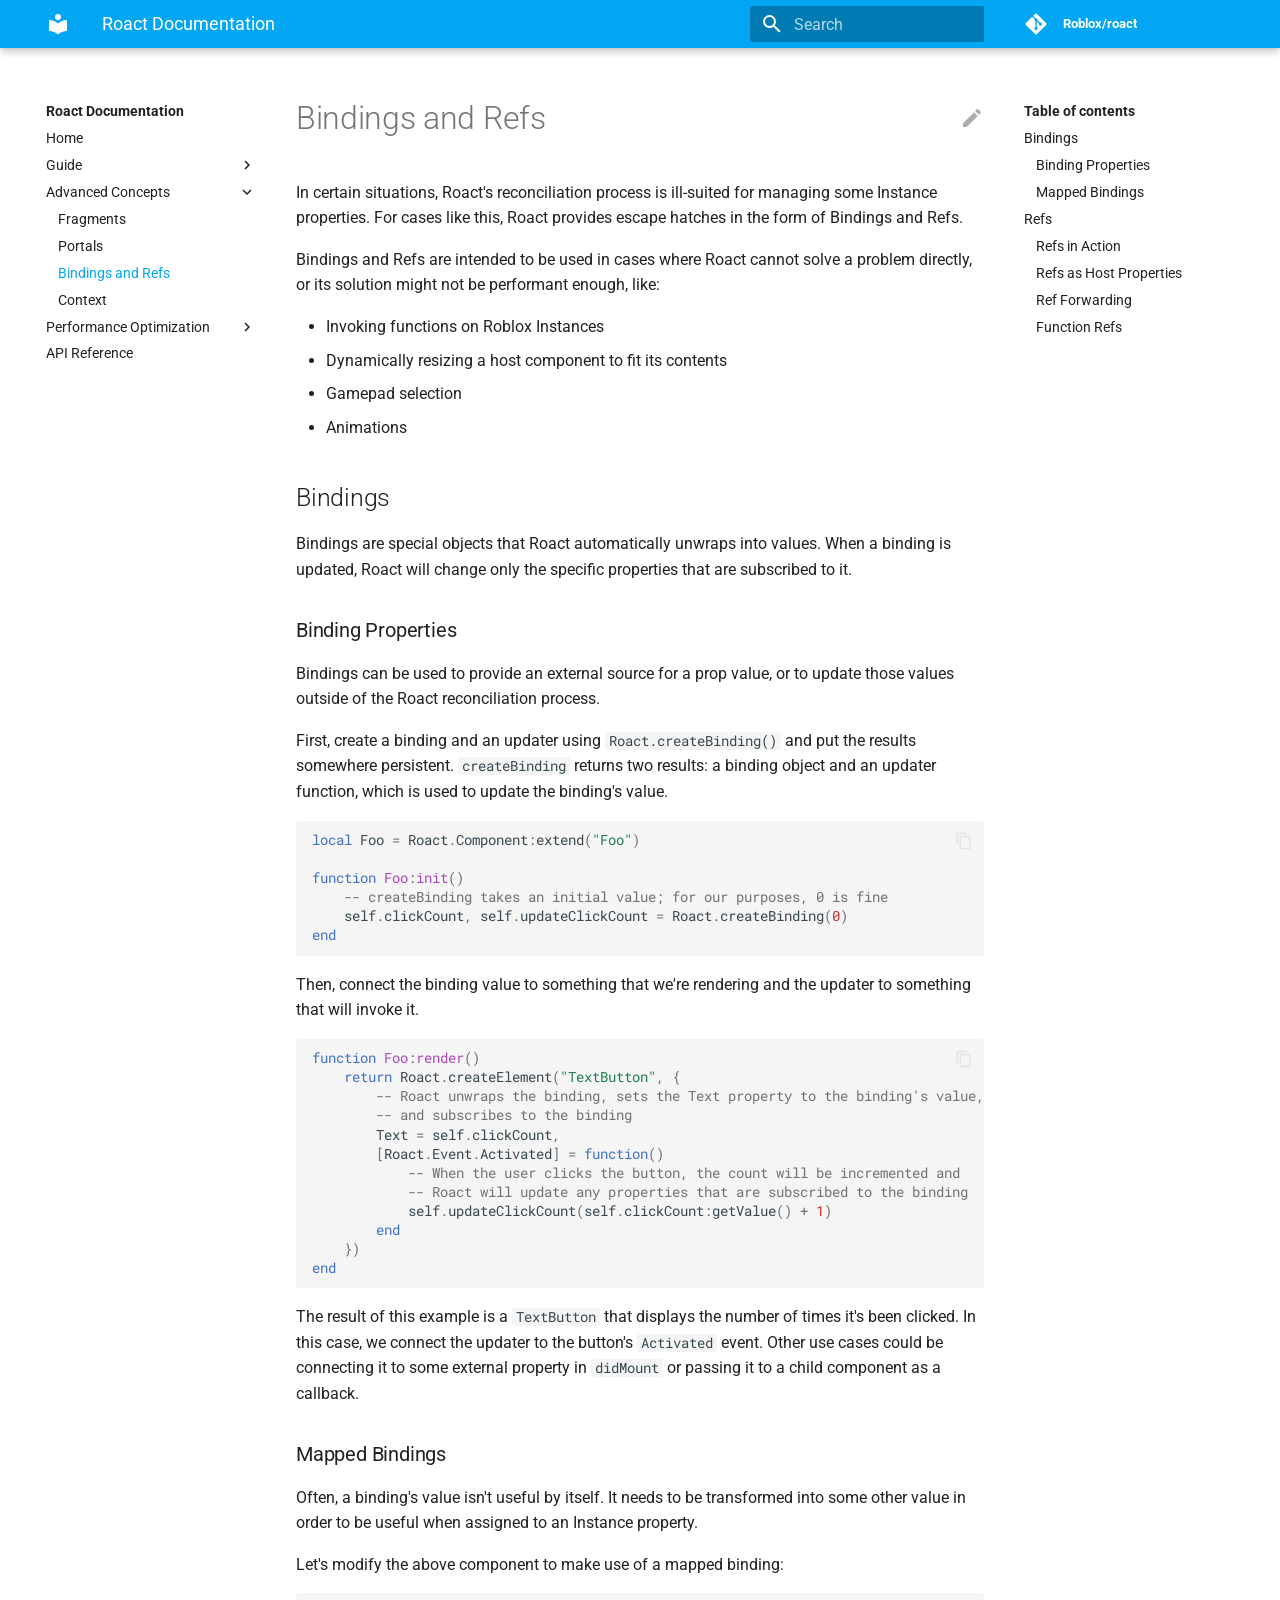
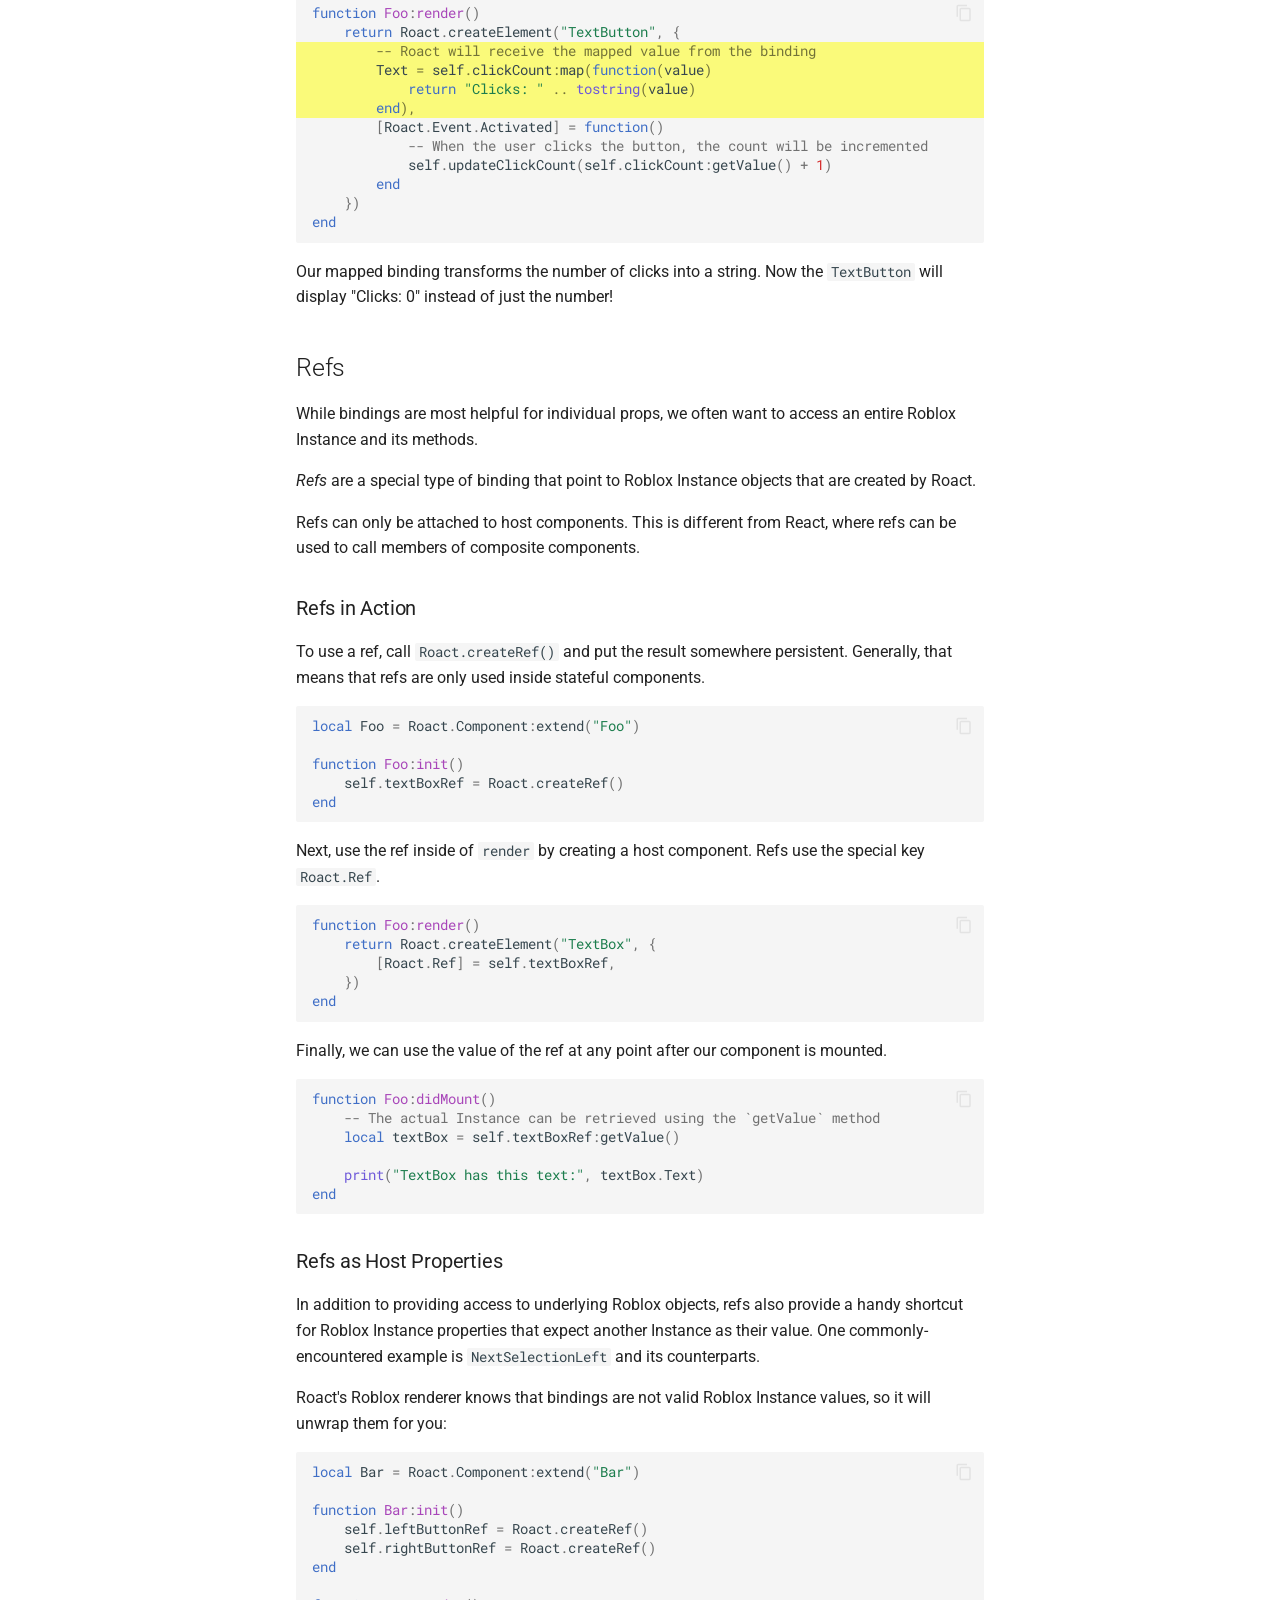
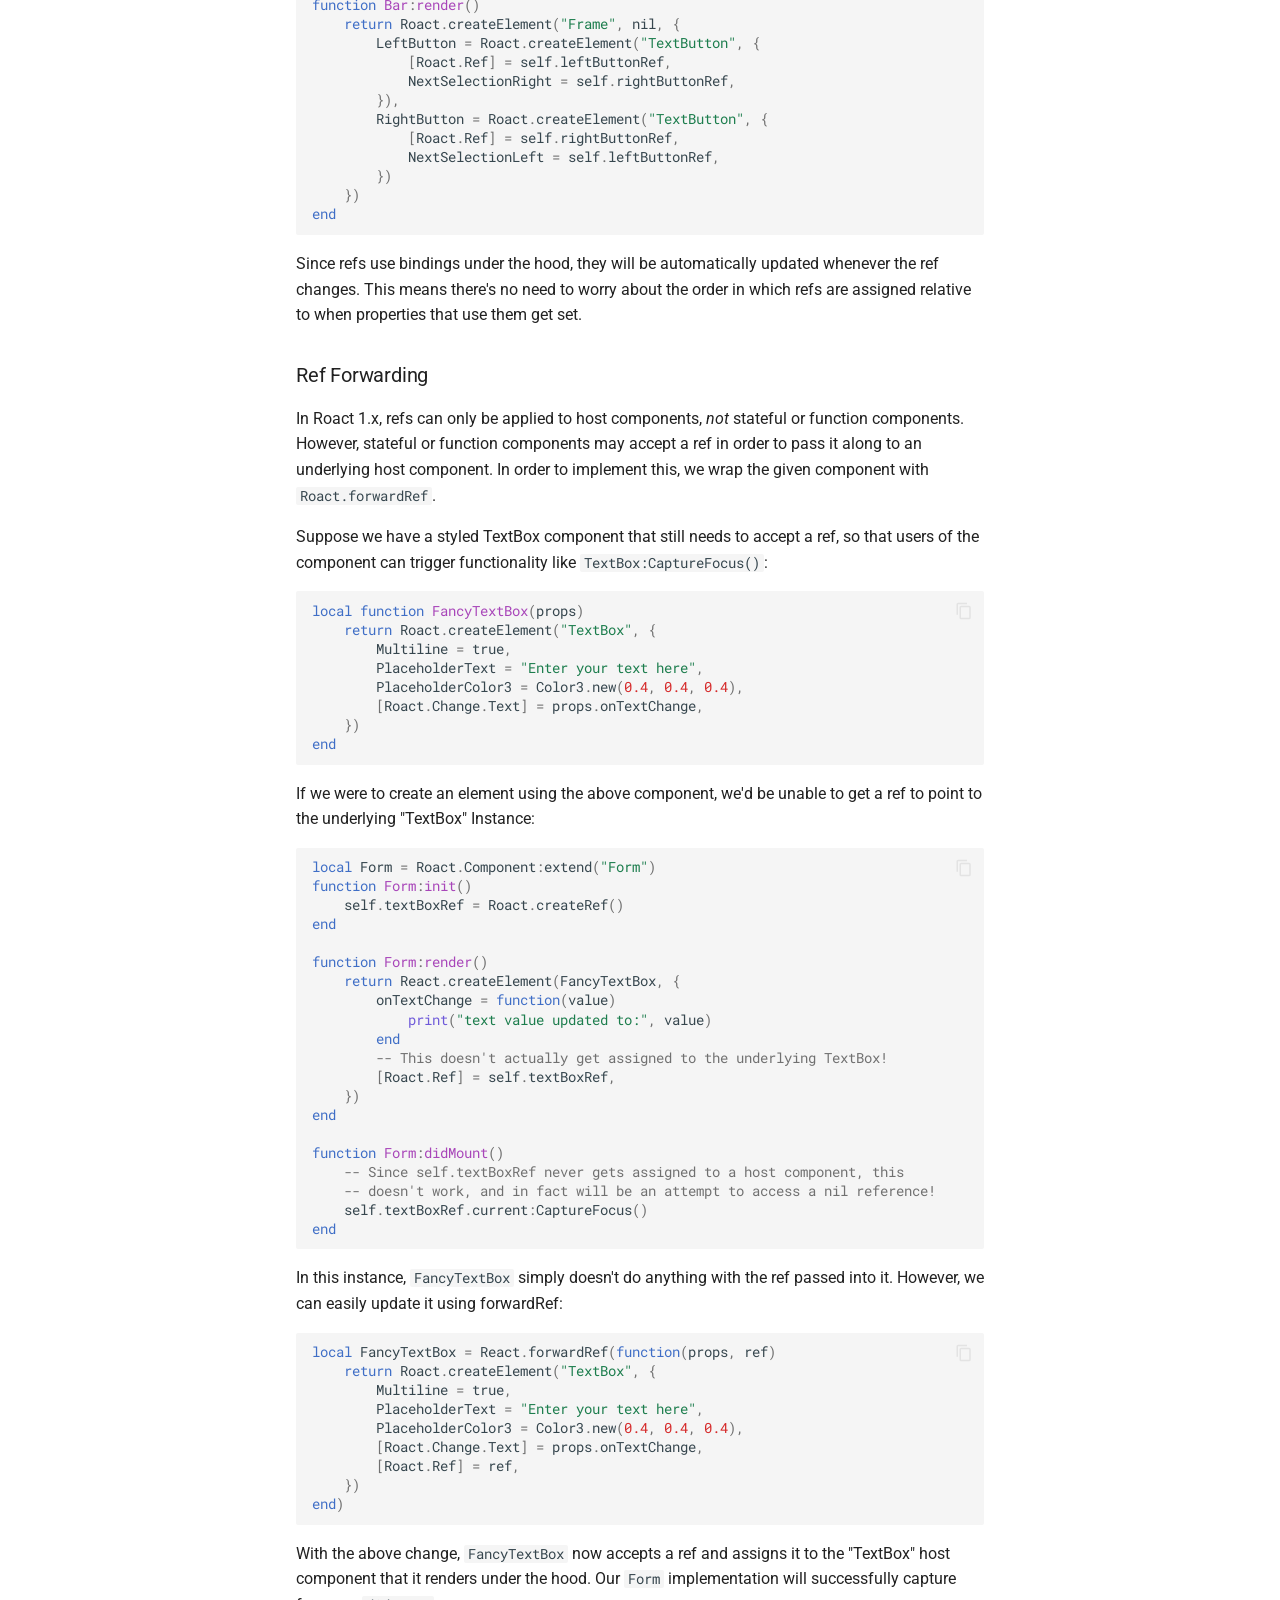
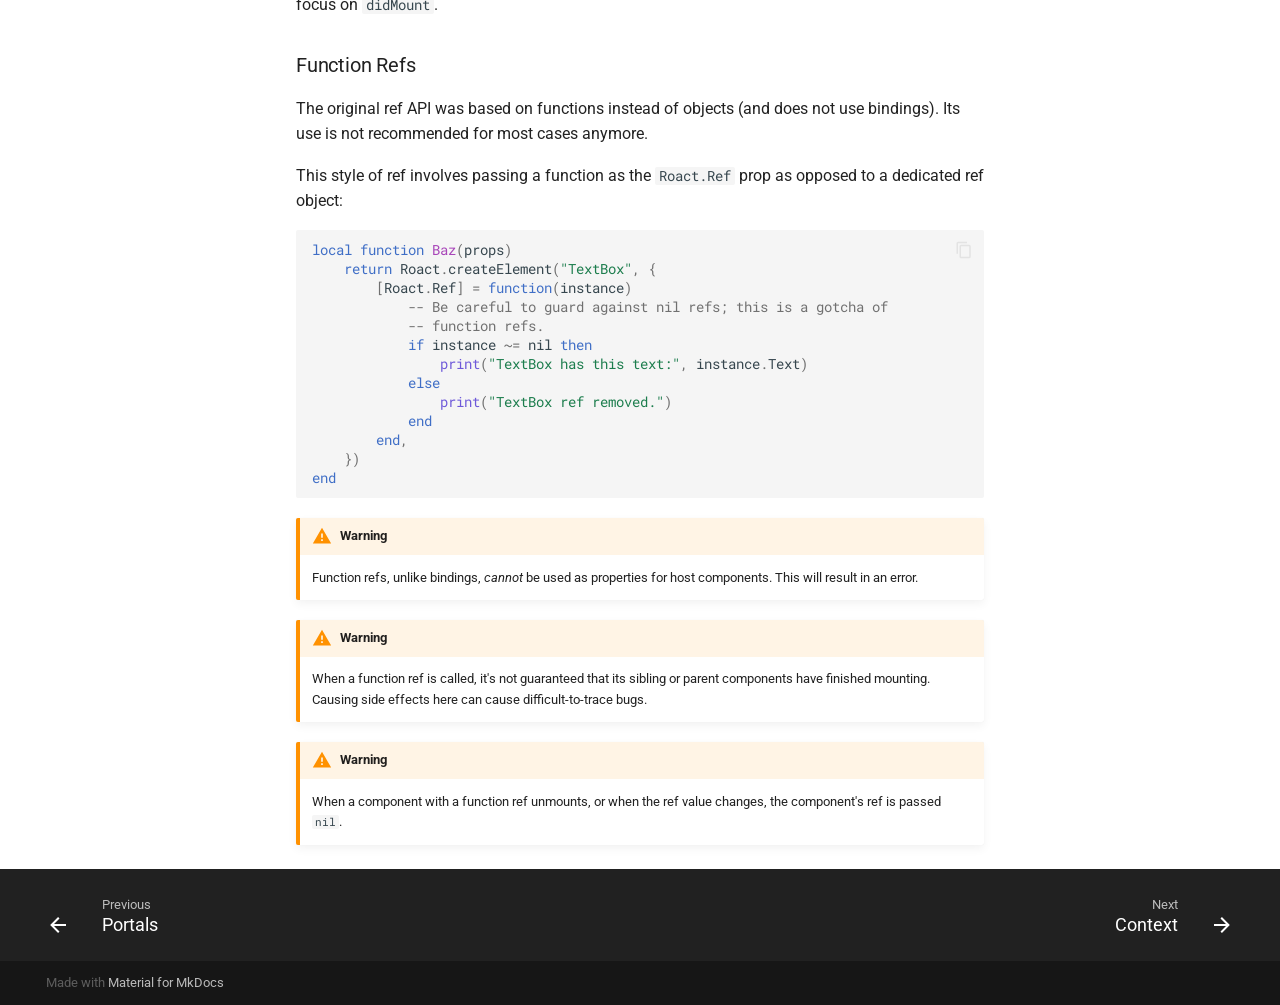
<file: advanced/bindings-and-refs/index.html>
<!doctype html>
<html lang="en" class="no-js">
  <head>
    
      <meta charset="utf-8">
      <meta name="viewport" content="width=device-width,initial-scale=1">
      
      
        <link rel="canonical" href="https://roblox.github.io/roact/advanced/bindings-and-refs/">
      
      
      <link rel="shortcut icon" href="../../assets/images/favicon.png">
      <meta name="generator" content="mkdocs-1.1.2, mkdocs-material-6.1.0">
    
    
      
        <title>Bindings and Refs - Roact Documentation</title>
      
    
    
      <link rel="stylesheet" href="../../assets/stylesheets/main.bc7e593a.min.css">
      
        
        <link rel="stylesheet" href="../../assets/stylesheets/palette.ab28b872.min.css">
        
          
          
          <meta name="theme-color" content="#02a6f2">
        
      
    
    
    
      
        
        <link href="https://fonts.gstatic.com" rel="preconnect" crossorigin>
        <link rel="stylesheet" href="https://fonts.googleapis.com/css?family=Roboto:300,400,400i,700%7CRoboto+Mono&display=fallback">
        <style>body,input{font-family:"Roboto",-apple-system,BlinkMacSystemFont,Helvetica,Arial,sans-serif}code,kbd,pre{font-family:"Roboto Mono",SFMono-Regular,Consolas,Menlo,monospace}</style>
      
    
    
    
      <link rel="stylesheet" href="../../extra.css">
    
    
      
    
    
  </head>
  
  
    
    
    
    
    
    <body dir="ltr" data-md-color-scheme="preference" data-md-color-primary="light-blue" data-md-color-accent="light-blue">
      
        <script>matchMedia("(prefers-color-scheme: dark)").matches&&document.body.setAttribute("data-md-color-scheme","slate")</script>
      
  
    <input class="md-toggle" data-md-toggle="drawer" type="checkbox" id="__drawer" autocomplete="off">
    <input class="md-toggle" data-md-toggle="search" type="checkbox" id="__search" autocomplete="off">
    <label class="md-overlay" for="__drawer"></label>
    <div data-md-component="skip">
      
        
        <a href="#bindings" class="md-skip">
          Skip to content
        </a>
      
    </div>
    <div data-md-component="announce">
      
    </div>
    
      

<header class="md-header" data-md-component="header">
  <nav class="md-header-nav md-grid" aria-label="Header">
    <a href="https://roblox.github.io/roact/" title="Roact Documentation" class="md-header-nav__button md-logo" aria-label="Roact Documentation">
      
  
  <svg xmlns="http://www.w3.org/2000/svg" viewBox="0 0 24 24"><path d="M12 8a3 3 0 003-3 3 3 0 00-3-3 3 3 0 00-3 3 3 3 0 003 3m0 3.54C9.64 9.35 6.5 8 3 8v11c3.5 0 6.64 1.35 9 3.54 2.36-2.19 5.5-3.54 9-3.54V8c-3.5 0-6.64 1.35-9 3.54z"/></svg>

    </a>
    <label class="md-header-nav__button md-icon" for="__drawer">
      <svg xmlns="http://www.w3.org/2000/svg" viewBox="0 0 24 24"><path d="M3 6h18v2H3V6m0 5h18v2H3v-2m0 5h18v2H3v-2z"/></svg>
    </label>
    <div class="md-header-nav__title" data-md-component="header-title">
      
        <div class="md-header-nav__ellipsis">
          <span class="md-header-nav__topic md-ellipsis">
            Roact Documentation
          </span>
          <span class="md-header-nav__topic md-ellipsis">
            
              Bindings and Refs
            
          </span>
        </div>
      
    </div>
    
      <label class="md-header-nav__button md-icon" for="__search">
        <svg xmlns="http://www.w3.org/2000/svg" viewBox="0 0 24 24"><path d="M9.5 3A6.5 6.5 0 0116 9.5c0 1.61-.59 3.09-1.56 4.23l.27.27h.79l5 5-1.5 1.5-5-5v-.79l-.27-.27A6.516 6.516 0 019.5 16 6.5 6.5 0 013 9.5 6.5 6.5 0 019.5 3m0 2C7 5 5 7 5 9.5S7 14 9.5 14 14 12 14 9.5 12 5 9.5 5z"/></svg>
      </label>
      
<div class="md-search" data-md-component="search" role="dialog">
  <label class="md-search__overlay" for="__search"></label>
  <div class="md-search__inner" role="search">
    <form class="md-search__form" name="search">
      <input type="text" class="md-search__input" name="query" aria-label="Search" placeholder="Search" autocapitalize="off" autocorrect="off" autocomplete="off" spellcheck="false" data-md-component="search-query" data-md-state="active">
      <label class="md-search__icon md-icon" for="__search">
        <svg xmlns="http://www.w3.org/2000/svg" viewBox="0 0 24 24"><path d="M9.5 3A6.5 6.5 0 0116 9.5c0 1.61-.59 3.09-1.56 4.23l.27.27h.79l5 5-1.5 1.5-5-5v-.79l-.27-.27A6.516 6.516 0 019.5 16 6.5 6.5 0 013 9.5 6.5 6.5 0 019.5 3m0 2C7 5 5 7 5 9.5S7 14 9.5 14 14 12 14 9.5 12 5 9.5 5z"/></svg>
        <svg xmlns="http://www.w3.org/2000/svg" viewBox="0 0 24 24"><path d="M20 11v2H8l5.5 5.5-1.42 1.42L4.16 12l7.92-7.92L13.5 5.5 8 11h12z"/></svg>
      </label>
      <button type="reset" class="md-search__icon md-icon" aria-label="Clear" data-md-component="search-reset" tabindex="-1">
        <svg xmlns="http://www.w3.org/2000/svg" viewBox="0 0 24 24"><path d="M19 6.41L17.59 5 12 10.59 6.41 5 5 6.41 10.59 12 5 17.59 6.41 19 12 13.41 17.59 19 19 17.59 13.41 12 19 6.41z"/></svg>
      </button>
    </form>
    <div class="md-search__output">
      <div class="md-search__scrollwrap" data-md-scrollfix>
        <div class="md-search-result" data-md-component="search-result">
          <div class="md-search-result__meta">
            Initializing search
          </div>
          <ol class="md-search-result__list"></ol>
        </div>
      </div>
    </div>
  </div>
</div>
    
    
      <div class="md-header-nav__source">
        
<a href="https://github.com/Roblox/roact/" title="Go to repository" class="md-source">
  <div class="md-source__icon md-icon">
    
    <svg xmlns="http://www.w3.org/2000/svg" viewBox="0 0 448 512"><path d="M439.55 236.05L244 40.45a28.87 28.87 0 00-40.81 0l-40.66 40.63 51.52 51.52c27.06-9.14 52.68 16.77 43.39 43.68l49.66 49.66c34.23-11.8 61.18 31 35.47 56.69-26.49 26.49-70.21-2.87-56-37.34L240.22 199v121.85c25.3 12.54 22.26 41.85 9.08 55a34.34 34.34 0 01-48.55 0c-17.57-17.6-11.07-46.91 11.25-56v-123c-20.8-8.51-24.6-30.74-18.64-45L142.57 101 8.45 235.14a28.86 28.86 0 000 40.81l195.61 195.6a28.86 28.86 0 0040.8 0l194.69-194.69a28.86 28.86 0 000-40.81z"/></svg>
  </div>
  <div class="md-source__repository">
    Roblox/roact
  </div>
</a>
      </div>
    
  </nav>
</header>
    
    <div class="md-container" data-md-component="container">
      
      
        
      
      <main class="md-main" data-md-component="main">
        <div class="md-main__inner md-grid">
          
            
              <div class="md-sidebar md-sidebar--primary" data-md-component="navigation">
                <div class="md-sidebar__scrollwrap">
                  <div class="md-sidebar__inner">
                    

<nav class="md-nav md-nav--primary" aria-label="Navigation" data-md-level="0">
  <label class="md-nav__title" for="__drawer">
    <a href="https://roblox.github.io/roact/" title="Roact Documentation" class="md-nav__button md-logo" aria-label="Roact Documentation">
      
  
  <svg xmlns="http://www.w3.org/2000/svg" viewBox="0 0 24 24"><path d="M12 8a3 3 0 003-3 3 3 0 00-3-3 3 3 0 00-3 3 3 3 0 003 3m0 3.54C9.64 9.35 6.5 8 3 8v11c3.5 0 6.64 1.35 9 3.54 2.36-2.19 5.5-3.54 9-3.54V8c-3.5 0-6.64 1.35-9 3.54z"/></svg>

    </a>
    Roact Documentation
  </label>
  
    <div class="md-nav__source">
      
<a href="https://github.com/Roblox/roact/" title="Go to repository" class="md-source">
  <div class="md-source__icon md-icon">
    
    <svg xmlns="http://www.w3.org/2000/svg" viewBox="0 0 448 512"><path d="M439.55 236.05L244 40.45a28.87 28.87 0 00-40.81 0l-40.66 40.63 51.52 51.52c27.06-9.14 52.68 16.77 43.39 43.68l49.66 49.66c34.23-11.8 61.18 31 35.47 56.69-26.49 26.49-70.21-2.87-56-37.34L240.22 199v121.85c25.3 12.54 22.26 41.85 9.08 55a34.34 34.34 0 01-48.55 0c-17.57-17.6-11.07-46.91 11.25-56v-123c-20.8-8.51-24.6-30.74-18.64-45L142.57 101 8.45 235.14a28.86 28.86 0 000 40.81l195.61 195.6a28.86 28.86 0 0040.8 0l194.69-194.69a28.86 28.86 0 000-40.81z"/></svg>
  </div>
  <div class="md-source__repository">
    Roblox/roact
  </div>
</a>
    </div>
  
  <ul class="md-nav__list" data-md-scrollfix>
    
      
      
      


  <li class="md-nav__item">
    <a href="../.." class="md-nav__link">
      Home
    </a>
  </li>

    
      
      
      


  <li class="md-nav__item md-nav__item--nested">
    
      <input class="md-nav__toggle md-toggle" data-md-toggle="nav-2" type="checkbox" id="nav-2">
    
    <label class="md-nav__link" for="nav-2">
      Guide
      <span class="md-nav__icon md-icon"></span>
    </label>
    <nav class="md-nav" aria-label="Guide" data-md-level="1">
      <label class="md-nav__title" for="nav-2">
        <span class="md-nav__icon md-icon"></span>
        Guide
      </label>
      <ul class="md-nav__list" data-md-scrollfix>
        
        
          
          
          


  <li class="md-nav__item">
    <a href="../../guide/installation/" class="md-nav__link">
      Installation
    </a>
  </li>

        
          
          
          


  <li class="md-nav__item">
    <a href="../../guide/hello-roact/" class="md-nav__link">
      Hello, Roact!
    </a>
  </li>

        
          
          
          


  <li class="md-nav__item">
    <a href="../../guide/elements/" class="md-nav__link">
      Elements
    </a>
  </li>

        
          
          
          


  <li class="md-nav__item">
    <a href="../../guide/components/" class="md-nav__link">
      Components
    </a>
  </li>

        
          
          
          


  <li class="md-nav__item">
    <a href="../../guide/state-and-lifecycle/" class="md-nav__link">
      State and Lifecycle
    </a>
  </li>

        
          
          
          


  <li class="md-nav__item">
    <a href="../../guide/events/" class="md-nav__link">
      Events
    </a>
  </li>

        
      </ul>
    </nav>
  </li>

    
      
      
      

  


  <li class="md-nav__item md-nav__item--active md-nav__item--nested">
    
      <input class="md-nav__toggle md-toggle" data-md-toggle="nav-3" type="checkbox" id="nav-3" checked>
    
    <label class="md-nav__link" for="nav-3">
      Advanced Concepts
      <span class="md-nav__icon md-icon"></span>
    </label>
    <nav class="md-nav" aria-label="Advanced Concepts" data-md-level="1">
      <label class="md-nav__title" for="nav-3">
        <span class="md-nav__icon md-icon"></span>
        Advanced Concepts
      </label>
      <ul class="md-nav__list" data-md-scrollfix>
        
        
          
          
          


  <li class="md-nav__item">
    <a href="../fragments/" class="md-nav__link">
      Fragments
    </a>
  </li>

        
          
          
          


  <li class="md-nav__item">
    <a href="../portals/" class="md-nav__link">
      Portals
    </a>
  </li>

        
          
          
          

  


  <li class="md-nav__item md-nav__item--active">
    
    <input class="md-nav__toggle md-toggle" data-md-toggle="toc" type="checkbox" id="__toc">
    
    
      <label class="md-nav__link md-nav__link--active" for="__toc">
        Bindings and Refs
        <span class="md-nav__icon md-icon"></span>
      </label>
    
    <a href="./" class="md-nav__link md-nav__link--active">
      Bindings and Refs
    </a>
    
      
<nav class="md-nav md-nav--secondary" aria-label="Table of contents">
  
  
  
    <label class="md-nav__title" for="__toc">
      <span class="md-nav__icon md-icon"></span>
      Table of contents
    </label>
    <ul class="md-nav__list" data-md-scrollfix>
      
        <li class="md-nav__item">
  <a href="#bindings" class="md-nav__link">
    Bindings
  </a>
  
    <nav class="md-nav" aria-label="Bindings">
      <ul class="md-nav__list">
        
          <li class="md-nav__item">
  <a href="#binding-properties" class="md-nav__link">
    Binding Properties
  </a>
  
</li>
        
          <li class="md-nav__item">
  <a href="#mapped-bindings" class="md-nav__link">
    Mapped Bindings
  </a>
  
</li>
        
      </ul>
    </nav>
  
</li>
      
        <li class="md-nav__item">
  <a href="#refs" class="md-nav__link">
    Refs
  </a>
  
    <nav class="md-nav" aria-label="Refs">
      <ul class="md-nav__list">
        
          <li class="md-nav__item">
  <a href="#refs-in-action" class="md-nav__link">
    Refs in Action
  </a>
  
</li>
        
          <li class="md-nav__item">
  <a href="#refs-as-host-properties" class="md-nav__link">
    Refs as Host Properties
  </a>
  
</li>
        
          <li class="md-nav__item">
  <a href="#ref-forwarding" class="md-nav__link">
    Ref Forwarding
  </a>
  
</li>
        
          <li class="md-nav__item">
  <a href="#function-refs" class="md-nav__link">
    Function Refs
  </a>
  
</li>
        
      </ul>
    </nav>
  
</li>
      
    </ul>
  
</nav>
    
  </li>

        
          
          
          


  <li class="md-nav__item">
    <a href="../context/" class="md-nav__link">
      Context
    </a>
  </li>

        
      </ul>
    </nav>
  </li>

    
      
      
      


  <li class="md-nav__item md-nav__item--nested">
    
      <input class="md-nav__toggle md-toggle" data-md-toggle="nav-4" type="checkbox" id="nav-4">
    
    <label class="md-nav__link" for="nav-4">
      Performance Optimization
      <span class="md-nav__icon md-icon"></span>
    </label>
    <nav class="md-nav" aria-label="Performance Optimization" data-md-level="1">
      <label class="md-nav__title" for="nav-4">
        <span class="md-nav__icon md-icon"></span>
        Performance Optimization
      </label>
      <ul class="md-nav__list" data-md-scrollfix>
        
        
          
          
          


  <li class="md-nav__item">
    <a href="../../performance/overview/" class="md-nav__link">
      Overview
    </a>
  </li>

        
          
          
          


  <li class="md-nav__item">
    <a href="../../performance/reduce-reconciliation/" class="md-nav__link">
      Reduce Reconcilation
    </a>
  </li>

        
      </ul>
    </nav>
  </li>

    
      
      
      


  <li class="md-nav__item">
    <a href="../../api-reference/" class="md-nav__link">
      API Reference
    </a>
  </li>

    
  </ul>
</nav>
                  </div>
                </div>
              </div>
            
            
              <div class="md-sidebar md-sidebar--secondary" data-md-component="toc">
                <div class="md-sidebar__scrollwrap">
                  <div class="md-sidebar__inner">
                    
<nav class="md-nav md-nav--secondary" aria-label="Table of contents">
  
  
  
    <label class="md-nav__title" for="__toc">
      <span class="md-nav__icon md-icon"></span>
      Table of contents
    </label>
    <ul class="md-nav__list" data-md-scrollfix>
      
        <li class="md-nav__item">
  <a href="#bindings" class="md-nav__link">
    Bindings
  </a>
  
    <nav class="md-nav" aria-label="Bindings">
      <ul class="md-nav__list">
        
          <li class="md-nav__item">
  <a href="#binding-properties" class="md-nav__link">
    Binding Properties
  </a>
  
</li>
        
          <li class="md-nav__item">
  <a href="#mapped-bindings" class="md-nav__link">
    Mapped Bindings
  </a>
  
</li>
        
      </ul>
    </nav>
  
</li>
      
        <li class="md-nav__item">
  <a href="#refs" class="md-nav__link">
    Refs
  </a>
  
    <nav class="md-nav" aria-label="Refs">
      <ul class="md-nav__list">
        
          <li class="md-nav__item">
  <a href="#refs-in-action" class="md-nav__link">
    Refs in Action
  </a>
  
</li>
        
          <li class="md-nav__item">
  <a href="#refs-as-host-properties" class="md-nav__link">
    Refs as Host Properties
  </a>
  
</li>
        
          <li class="md-nav__item">
  <a href="#ref-forwarding" class="md-nav__link">
    Ref Forwarding
  </a>
  
</li>
        
          <li class="md-nav__item">
  <a href="#function-refs" class="md-nav__link">
    Function Refs
  </a>
  
</li>
        
      </ul>
    </nav>
  
</li>
      
    </ul>
  
</nav>
                  </div>
                </div>
              </div>
            
          
          <div class="md-content">
            <article class="md-content__inner md-typeset">
              
                
                  <a href="https://github.com/Roblox/roact/edit/master/docs/advanced/bindings-and-refs.md" title="Edit this page" class="md-content__button md-icon">
                    <svg xmlns="http://www.w3.org/2000/svg" viewBox="0 0 24 24"><path d="M20.71 7.04c.39-.39.39-1.04 0-1.41l-2.34-2.34c-.37-.39-1.02-.39-1.41 0l-1.84 1.83 3.75 3.75M3 17.25V21h3.75L17.81 9.93l-3.75-3.75L3 17.25z"/></svg>
                  </a>
                
                
                  <h1>Bindings and Refs</h1>
                
                <p>In certain situations, Roact's reconciliation process is ill-suited for managing some Instance properties. For cases like this, Roact provides escape hatches in the form of Bindings and Refs.</p>
<p>Bindings and Refs are intended to be used in cases where Roact cannot solve a problem directly, or its solution might not be performant enough, like:</p>
<ul>
<li>Invoking functions on Roblox Instances</li>
<li>Dynamically resizing a host component to fit its contents</li>
<li>Gamepad selection</li>
<li>Animations</li>
</ul>
<h2 id="bindings">Bindings<a class="headerlink" href="#bindings" title="Permanent link">&para;</a></h2>
<p>Bindings are special objects that Roact automatically unwraps into values. When a binding is updated, Roact will change only the specific properties that are subscribed to it.</p>
<h3 id="binding-properties">Binding Properties<a class="headerlink" href="#binding-properties" title="Permanent link">&para;</a></h3>
<p>Bindings can be used to provide an external source for a prop value, or to update those values outside of the Roact reconciliation process.</p>
<p>First, create a binding and an updater using <code>Roact.createBinding()</code> and put the results somewhere persistent. <code>createBinding</code> returns two results: a binding object and an updater function, which is used to update the binding's value.</p>
<div class="highlight"><pre><span></span><code><span class="kd">local</span> <span class="n">Foo</span> <span class="o">=</span> <span class="n">Roact</span><span class="p">.</span><span class="n">Component</span><span class="p">:</span><span class="n">extend</span><span class="p">(</span><span class="s2">&quot;Foo&quot;</span><span class="p">)</span>

<span class="kr">function</span> <span class="nc">Foo</span><span class="p">:</span><span class="nf">init</span><span class="p">()</span>
    <span class="c1">-- createBinding takes an initial value; for our purposes, 0 is fine</span>
    <span class="n">self</span><span class="p">.</span><span class="n">clickCount</span><span class="p">,</span> <span class="n">self</span><span class="p">.</span><span class="n">updateClickCount</span> <span class="o">=</span> <span class="n">Roact</span><span class="p">.</span><span class="n">createBinding</span><span class="p">(</span><span class="mi">0</span><span class="p">)</span>
<span class="kr">end</span>
</code></pre></div>
<p>Then, connect the binding value to something that we're rendering and the updater to something that will invoke it.</p>
<div class="highlight"><pre><span></span><code><span class="kr">function</span> <span class="nc">Foo</span><span class="p">:</span><span class="nf">render</span><span class="p">()</span>
    <span class="kr">return</span> <span class="n">Roact</span><span class="p">.</span><span class="n">createElement</span><span class="p">(</span><span class="s2">&quot;TextButton&quot;</span><span class="p">,</span> <span class="p">{</span>
        <span class="c1">-- Roact unwraps the binding, sets the Text property to the binding&#39;s value,</span>
        <span class="c1">-- and subscribes to the binding</span>
        <span class="n">Text</span> <span class="o">=</span> <span class="n">self</span><span class="p">.</span><span class="n">clickCount</span><span class="p">,</span>
        <span class="p">[</span><span class="n">Roact</span><span class="p">.</span><span class="n">Event</span><span class="p">.</span><span class="n">Activated</span><span class="p">]</span> <span class="o">=</span> <span class="kr">function</span><span class="p">()</span>
            <span class="c1">-- When the user clicks the button, the count will be incremented and</span>
            <span class="c1">-- Roact will update any properties that are subscribed to the binding</span>
            <span class="n">self</span><span class="p">.</span><span class="n">updateClickCount</span><span class="p">(</span><span class="n">self</span><span class="p">.</span><span class="n">clickCount</span><span class="p">:</span><span class="n">getValue</span><span class="p">()</span> <span class="o">+</span> <span class="mi">1</span><span class="p">)</span>
        <span class="kr">end</span>
    <span class="p">})</span>
<span class="kr">end</span>
</code></pre></div>
<p>The result of this example is a <code>TextButton</code> that displays the number of times it's been clicked. In this case, we connect the updater to the button's <code>Activated</code> event. Other use cases could be connecting it to some external property in <code>didMount</code> or passing it to a child component as a callback.</p>
<h3 id="mapped-bindings">Mapped Bindings<a class="headerlink" href="#mapped-bindings" title="Permanent link">&para;</a></h3>
<p>Often, a binding's value isn't useful by itself. It needs to be transformed into some other value in order to be useful when assigned to an Instance property.</p>
<p>Let's modify the above component to make use of a mapped binding:</p>
<div class="highlight"><pre><span></span><code><span class="kr">function</span> <span class="nc">Foo</span><span class="p">:</span><span class="nf">render</span><span class="p">()</span>
    <span class="kr">return</span> <span class="n">Roact</span><span class="p">.</span><span class="n">createElement</span><span class="p">(</span><span class="s2">&quot;TextButton&quot;</span><span class="p">,</span> <span class="p">{</span>
<span class="hll">        <span class="c1">-- Roact will receive the mapped value from the binding</span>
</span><span class="hll">        <span class="n">Text</span> <span class="o">=</span> <span class="n">self</span><span class="p">.</span><span class="n">clickCount</span><span class="p">:</span><span class="n">map</span><span class="p">(</span><span class="kr">function</span><span class="p">(</span><span class="n">value</span><span class="p">)</span>
</span><span class="hll">            <span class="kr">return</span> <span class="s2">&quot;Clicks: &quot;</span> <span class="o">..</span> <span class="nb">tostring</span><span class="p">(</span><span class="n">value</span><span class="p">)</span>
</span><span class="hll">        <span class="kr">end</span><span class="p">),</span>
</span>        <span class="p">[</span><span class="n">Roact</span><span class="p">.</span><span class="n">Event</span><span class="p">.</span><span class="n">Activated</span><span class="p">]</span> <span class="o">=</span> <span class="kr">function</span><span class="p">()</span>
            <span class="c1">-- When the user clicks the button, the count will be incremented</span>
            <span class="n">self</span><span class="p">.</span><span class="n">updateClickCount</span><span class="p">(</span><span class="n">self</span><span class="p">.</span><span class="n">clickCount</span><span class="p">:</span><span class="n">getValue</span><span class="p">()</span> <span class="o">+</span> <span class="mi">1</span><span class="p">)</span>
        <span class="kr">end</span>
    <span class="p">})</span>
<span class="kr">end</span>
</code></pre></div>
<p>Our mapped binding transforms the number of clicks into a string. Now the <code>TextButton</code> will display "Clicks: 0" instead of just the number!</p>
<h2 id="refs">Refs<a class="headerlink" href="#refs" title="Permanent link">&para;</a></h2>
<p>While bindings are most helpful for individual props, we often want to access an entire Roblox Instance and its methods.</p>
<p><em>Refs</em> are a special type of binding that point to Roblox Instance objects that are created by Roact.</p>
<p>Refs can only be attached to host components. This is different from React, where refs can be used to call members of composite components.</p>
<h3 id="refs-in-action">Refs in Action<a class="headerlink" href="#refs-in-action" title="Permanent link">&para;</a></h3>
<p>To use a ref, call <code>Roact.createRef()</code> and put the result somewhere persistent. Generally, that means that refs are only used inside stateful components.</p>
<div class="highlight"><pre><span></span><code><span class="kd">local</span> <span class="n">Foo</span> <span class="o">=</span> <span class="n">Roact</span><span class="p">.</span><span class="n">Component</span><span class="p">:</span><span class="n">extend</span><span class="p">(</span><span class="s2">&quot;Foo&quot;</span><span class="p">)</span>

<span class="kr">function</span> <span class="nc">Foo</span><span class="p">:</span><span class="nf">init</span><span class="p">()</span>
    <span class="n">self</span><span class="p">.</span><span class="n">textBoxRef</span> <span class="o">=</span> <span class="n">Roact</span><span class="p">.</span><span class="n">createRef</span><span class="p">()</span>
<span class="kr">end</span>
</code></pre></div>
<p>Next, use the ref inside of <code>render</code> by creating a host component. Refs use the special key <code>Roact.Ref</code>.</p>
<div class="highlight"><pre><span></span><code><span class="kr">function</span> <span class="nc">Foo</span><span class="p">:</span><span class="nf">render</span><span class="p">()</span>
    <span class="kr">return</span> <span class="n">Roact</span><span class="p">.</span><span class="n">createElement</span><span class="p">(</span><span class="s2">&quot;TextBox&quot;</span><span class="p">,</span> <span class="p">{</span>
        <span class="p">[</span><span class="n">Roact</span><span class="p">.</span><span class="n">Ref</span><span class="p">]</span> <span class="o">=</span> <span class="n">self</span><span class="p">.</span><span class="n">textBoxRef</span><span class="p">,</span>
    <span class="p">})</span>
<span class="kr">end</span>
</code></pre></div>
<p>Finally, we can use the value of the ref at any point after our component is mounted.</p>
<div class="highlight"><pre><span></span><code><span class="kr">function</span> <span class="nc">Foo</span><span class="p">:</span><span class="nf">didMount</span><span class="p">()</span>
    <span class="c1">-- The actual Instance can be retrieved using the `getValue` method</span>
    <span class="kd">local</span> <span class="n">textBox</span> <span class="o">=</span> <span class="n">self</span><span class="p">.</span><span class="n">textBoxRef</span><span class="p">:</span><span class="n">getValue</span><span class="p">()</span>

    <span class="nb">print</span><span class="p">(</span><span class="s2">&quot;TextBox has this text:&quot;</span><span class="p">,</span> <span class="n">textBox</span><span class="p">.</span><span class="n">Text</span><span class="p">)</span>
<span class="kr">end</span>
</code></pre></div>
<h3 id="refs-as-host-properties">Refs as Host Properties<a class="headerlink" href="#refs-as-host-properties" title="Permanent link">&para;</a></h3>
<p>In addition to providing access to underlying Roblox objects, refs also provide a handy shortcut for Roblox Instance properties that expect another Instance as their value. One commonly-encountered example is <code>NextSelectionLeft</code> and its counterparts.</p>
<p>Roact's Roblox renderer knows that bindings are not valid Roblox Instance values, so it will unwrap them for you:</p>
<div class="highlight"><pre><span></span><code><span class="kd">local</span> <span class="n">Bar</span> <span class="o">=</span> <span class="n">Roact</span><span class="p">.</span><span class="n">Component</span><span class="p">:</span><span class="n">extend</span><span class="p">(</span><span class="s2">&quot;Bar&quot;</span><span class="p">)</span>

<span class="kr">function</span> <span class="nc">Bar</span><span class="p">:</span><span class="nf">init</span><span class="p">()</span>
    <span class="n">self</span><span class="p">.</span><span class="n">leftButtonRef</span> <span class="o">=</span> <span class="n">Roact</span><span class="p">.</span><span class="n">createRef</span><span class="p">()</span>
    <span class="n">self</span><span class="p">.</span><span class="n">rightButtonRef</span> <span class="o">=</span> <span class="n">Roact</span><span class="p">.</span><span class="n">createRef</span><span class="p">()</span>
<span class="kr">end</span>

<span class="kr">function</span> <span class="nc">Bar</span><span class="p">:</span><span class="nf">render</span><span class="p">()</span>
    <span class="kr">return</span> <span class="n">Roact</span><span class="p">.</span><span class="n">createElement</span><span class="p">(</span><span class="s2">&quot;Frame&quot;</span><span class="p">,</span> <span class="kc">nil</span><span class="p">,</span> <span class="p">{</span>
        <span class="n">LeftButton</span> <span class="o">=</span> <span class="n">Roact</span><span class="p">.</span><span class="n">createElement</span><span class="p">(</span><span class="s2">&quot;TextButton&quot;</span><span class="p">,</span> <span class="p">{</span>
            <span class="p">[</span><span class="n">Roact</span><span class="p">.</span><span class="n">Ref</span><span class="p">]</span> <span class="o">=</span> <span class="n">self</span><span class="p">.</span><span class="n">leftButtonRef</span><span class="p">,</span>
            <span class="n">NextSelectionRight</span> <span class="o">=</span> <span class="n">self</span><span class="p">.</span><span class="n">rightButtonRef</span><span class="p">,</span>
        <span class="p">}),</span>
        <span class="n">RightButton</span> <span class="o">=</span> <span class="n">Roact</span><span class="p">.</span><span class="n">createElement</span><span class="p">(</span><span class="s2">&quot;TextButton&quot;</span><span class="p">,</span> <span class="p">{</span>
            <span class="p">[</span><span class="n">Roact</span><span class="p">.</span><span class="n">Ref</span><span class="p">]</span> <span class="o">=</span> <span class="n">self</span><span class="p">.</span><span class="n">rightButtonRef</span><span class="p">,</span>
            <span class="n">NextSelectionLeft</span> <span class="o">=</span> <span class="n">self</span><span class="p">.</span><span class="n">leftButtonRef</span><span class="p">,</span>
        <span class="p">})</span>
    <span class="p">})</span>
<span class="kr">end</span>
</code></pre></div>
<p>Since refs use bindings under the hood, they will be automatically updated whenever the ref changes. This means there's no need to worry about the order in which refs are assigned relative to when properties that use them get set.</p>
<h3 id="ref-forwarding">Ref Forwarding<a class="headerlink" href="#ref-forwarding" title="Permanent link">&para;</a></h3>
<p>In Roact 1.x, refs can only be applied to host components, <em>not</em> stateful or function components. However, stateful or function components may accept a ref in order to pass it along to an underlying host component. In order to implement this, we wrap the given component with <code>Roact.forwardRef</code>.</p>
<p>Suppose we have a styled TextBox component that still needs to accept a ref, so that users of the component can trigger functionality like <code>TextBox:CaptureFocus()</code>:</p>
<div class="highlight"><pre><span></span><code><span class="kd">local</span> <span class="kr">function</span> <span class="nf">FancyTextBox</span><span class="p">(</span><span class="n">props</span><span class="p">)</span>
    <span class="kr">return</span> <span class="n">Roact</span><span class="p">.</span><span class="n">createElement</span><span class="p">(</span><span class="s2">&quot;TextBox&quot;</span><span class="p">,</span> <span class="p">{</span>
        <span class="n">Multiline</span> <span class="o">=</span> <span class="kc">true</span><span class="p">,</span>
        <span class="n">PlaceholderText</span> <span class="o">=</span> <span class="s2">&quot;Enter your text here&quot;</span><span class="p">,</span>
        <span class="n">PlaceholderColor3</span> <span class="o">=</span> <span class="n">Color3</span><span class="p">.</span><span class="n">new</span><span class="p">(</span><span class="mf">0.4</span><span class="p">,</span> <span class="mf">0.4</span><span class="p">,</span> <span class="mf">0.4</span><span class="p">),</span>
        <span class="p">[</span><span class="n">Roact</span><span class="p">.</span><span class="n">Change</span><span class="p">.</span><span class="n">Text</span><span class="p">]</span> <span class="o">=</span> <span class="n">props</span><span class="p">.</span><span class="n">onTextChange</span><span class="p">,</span>
    <span class="p">})</span>
<span class="kr">end</span>
</code></pre></div>
<p>If we were to create an element using the above component, we'd be unable to get a ref to point to the underlying "TextBox" Instance:</p>
<div class="highlight"><pre><span></span><code><span class="kd">local</span> <span class="n">Form</span> <span class="o">=</span> <span class="n">Roact</span><span class="p">.</span><span class="n">Component</span><span class="p">:</span><span class="n">extend</span><span class="p">(</span><span class="s2">&quot;Form&quot;</span><span class="p">)</span>
<span class="kr">function</span> <span class="nc">Form</span><span class="p">:</span><span class="nf">init</span><span class="p">()</span>
    <span class="n">self</span><span class="p">.</span><span class="n">textBoxRef</span> <span class="o">=</span> <span class="n">Roact</span><span class="p">.</span><span class="n">createRef</span><span class="p">()</span>
<span class="kr">end</span>

<span class="kr">function</span> <span class="nc">Form</span><span class="p">:</span><span class="nf">render</span><span class="p">()</span>
    <span class="kr">return</span> <span class="n">React</span><span class="p">.</span><span class="n">createElement</span><span class="p">(</span><span class="n">FancyTextBox</span><span class="p">,</span> <span class="p">{</span>
        <span class="n">onTextChange</span> <span class="o">=</span> <span class="kr">function</span><span class="p">(</span><span class="n">value</span><span class="p">)</span>
            <span class="nb">print</span><span class="p">(</span><span class="s2">&quot;text value updated to:&quot;</span><span class="p">,</span> <span class="n">value</span><span class="p">)</span>
        <span class="kr">end</span>
        <span class="c1">-- This doesn&#39;t actually get assigned to the underlying TextBox!</span>
        <span class="p">[</span><span class="n">Roact</span><span class="p">.</span><span class="n">Ref</span><span class="p">]</span> <span class="o">=</span> <span class="n">self</span><span class="p">.</span><span class="n">textBoxRef</span><span class="p">,</span>
    <span class="p">})</span>
<span class="kr">end</span>

<span class="kr">function</span> <span class="nc">Form</span><span class="p">:</span><span class="nf">didMount</span><span class="p">()</span>
    <span class="c1">-- Since self.textBoxRef never gets assigned to a host component, this</span>
    <span class="c1">-- doesn&#39;t work, and in fact will be an attempt to access a nil reference!</span>
    <span class="n">self</span><span class="p">.</span><span class="n">textBoxRef</span><span class="p">.</span><span class="n">current</span><span class="p">:</span><span class="n">CaptureFocus</span><span class="p">()</span>
<span class="kr">end</span>
</code></pre></div>
<p>In this instance, <code>FancyTextBox</code> simply doesn't do anything with the ref passed into it. However, we can easily update it using forwardRef:</p>
<div class="highlight"><pre><span></span><code><span class="kd">local</span> <span class="n">FancyTextBox</span> <span class="o">=</span> <span class="n">React</span><span class="p">.</span><span class="n">forwardRef</span><span class="p">(</span><span class="kr">function</span><span class="p">(</span><span class="n">props</span><span class="p">,</span> <span class="n">ref</span><span class="p">)</span>
    <span class="kr">return</span> <span class="n">Roact</span><span class="p">.</span><span class="n">createElement</span><span class="p">(</span><span class="s2">&quot;TextBox&quot;</span><span class="p">,</span> <span class="p">{</span>
        <span class="n">Multiline</span> <span class="o">=</span> <span class="kc">true</span><span class="p">,</span>
        <span class="n">PlaceholderText</span> <span class="o">=</span> <span class="s2">&quot;Enter your text here&quot;</span><span class="p">,</span>
        <span class="n">PlaceholderColor3</span> <span class="o">=</span> <span class="n">Color3</span><span class="p">.</span><span class="n">new</span><span class="p">(</span><span class="mf">0.4</span><span class="p">,</span> <span class="mf">0.4</span><span class="p">,</span> <span class="mf">0.4</span><span class="p">),</span>
        <span class="p">[</span><span class="n">Roact</span><span class="p">.</span><span class="n">Change</span><span class="p">.</span><span class="n">Text</span><span class="p">]</span> <span class="o">=</span> <span class="n">props</span><span class="p">.</span><span class="n">onTextChange</span><span class="p">,</span>
        <span class="p">[</span><span class="n">Roact</span><span class="p">.</span><span class="n">Ref</span><span class="p">]</span> <span class="o">=</span> <span class="n">ref</span><span class="p">,</span>
    <span class="p">})</span>
<span class="kr">end</span><span class="p">)</span>
</code></pre></div>
<p>With the above change, <code>FancyTextBox</code> now accepts a ref and assigns it to the "TextBox" host component that it renders under the hood. Our <code>Form</code> implementation will successfully capture focus on <code>didMount</code>.</p>
<h3 id="function-refs">Function Refs<a class="headerlink" href="#function-refs" title="Permanent link">&para;</a></h3>
<p>The original ref API was based on functions instead of objects (and does not use bindings). Its use is not recommended for most cases anymore.</p>
<p>This style of ref involves passing a function as the <code>Roact.Ref</code> prop as opposed to a dedicated ref object:</p>
<div class="highlight"><pre><span></span><code><span class="kd">local</span> <span class="kr">function</span> <span class="nf">Baz</span><span class="p">(</span><span class="n">props</span><span class="p">)</span>
    <span class="kr">return</span> <span class="n">Roact</span><span class="p">.</span><span class="n">createElement</span><span class="p">(</span><span class="s2">&quot;TextBox&quot;</span><span class="p">,</span> <span class="p">{</span>
        <span class="p">[</span><span class="n">Roact</span><span class="p">.</span><span class="n">Ref</span><span class="p">]</span> <span class="o">=</span> <span class="kr">function</span><span class="p">(</span><span class="n">instance</span><span class="p">)</span>
            <span class="c1">-- Be careful to guard against nil refs; this is a gotcha of</span>
            <span class="c1">-- function refs.</span>
            <span class="kr">if</span> <span class="n">instance</span> <span class="o">~=</span> <span class="kc">nil</span> <span class="kr">then</span>
                <span class="nb">print</span><span class="p">(</span><span class="s2">&quot;TextBox has this text:&quot;</span><span class="p">,</span> <span class="n">instance</span><span class="p">.</span><span class="n">Text</span><span class="p">)</span>
            <span class="kr">else</span>
                <span class="nb">print</span><span class="p">(</span><span class="s2">&quot;TextBox ref removed.&quot;</span><span class="p">)</span>
            <span class="kr">end</span>
        <span class="kr">end</span><span class="p">,</span>
    <span class="p">})</span>
<span class="kr">end</span>
</code></pre></div>
<div class="admonition warning">
<p class="admonition-title">Warning</p>
<p>Function refs, unlike bindings, <em>cannot</em> be used as properties for host components. This will result in an error. </p>
</div>
<div class="admonition warning">
<p class="admonition-title">Warning</p>
<p>When a function ref is called, it's not guaranteed that its sibling or parent components have finished mounting. Causing side effects here can cause difficult-to-trace bugs.</p>
</div>
<div class="admonition warning">
<p class="admonition-title">Warning</p>
<p>When a component with a function ref unmounts, or when the ref value changes, the component's ref is passed <code>nil</code>.</p>
</div>
                
              
              
                


              
            </article>
          </div>
        </div>
      </main>
      
        
<footer class="md-footer">
  
    <div class="md-footer-nav">
      <nav class="md-footer-nav__inner md-grid" aria-label="Footer">
        
          <a href="../portals/" class="md-footer-nav__link md-footer-nav__link--prev" rel="prev">
            <div class="md-footer-nav__button md-icon">
              <svg xmlns="http://www.w3.org/2000/svg" viewBox="0 0 24 24"><path d="M20 11v2H8l5.5 5.5-1.42 1.42L4.16 12l7.92-7.92L13.5 5.5 8 11h12z"/></svg>
            </div>
            <div class="md-footer-nav__title">
              <div class="md-ellipsis">
                <span class="md-footer-nav__direction">
                  Previous
                </span>
                Portals
              </div>
            </div>
          </a>
        
        
          <a href="../context/" class="md-footer-nav__link md-footer-nav__link--next" rel="next">
            <div class="md-footer-nav__title">
              <div class="md-ellipsis">
                <span class="md-footer-nav__direction">
                  Next
                </span>
                Context
              </div>
            </div>
            <div class="md-footer-nav__button md-icon">
              <svg xmlns="http://www.w3.org/2000/svg" viewBox="0 0 24 24"><path d="M4 11v2h12l-5.5 5.5 1.42 1.42L19.84 12l-7.92-7.92L10.5 5.5 16 11H4z"/></svg>
            </div>
          </a>
        
      </nav>
    </div>
  
  <div class="md-footer-meta md-typeset">
    <div class="md-footer-meta__inner md-grid">
      <div class="md-footer-copyright">
        
        Made with
        <a href="https://squidfunk.github.io/mkdocs-material/" target="_blank" rel="noopener">
          Material for MkDocs
        </a>
      </div>
      
    </div>
  </div>
</footer>
      
    </div>
    
      <script src="../../assets/javascripts/vendor.6a3d08fc.min.js"></script>
      <script src="../../assets/javascripts/bundle.71201edf.min.js"></script><script id="__lang" type="application/json">{"clipboard.copy": "Copy to clipboard", "clipboard.copied": "Copied to clipboard", "search.config.lang": "en", "search.config.pipeline": "trimmer, stopWordFilter", "search.config.separator": "[\\s\\-]+", "search.placeholder": "Search", "search.result.placeholder": "Type to start searching", "search.result.none": "No matching documents", "search.result.one": "1 matching document", "search.result.other": "# matching documents", "search.result.more.one": "1 more on this page", "search.result.more.other": "# more on this page", "search.result.term.missing": "Missing"}</script>
      
      <script>
        app = initialize({
          base: "../..",
          features: [],
          search: Object.assign({
            worker: "../../assets/javascripts/worker/search.4ac00218.min.js"
          }, typeof search !== "undefined" && search)
        })
      </script>
      
    
  </body>
</html>
</file>
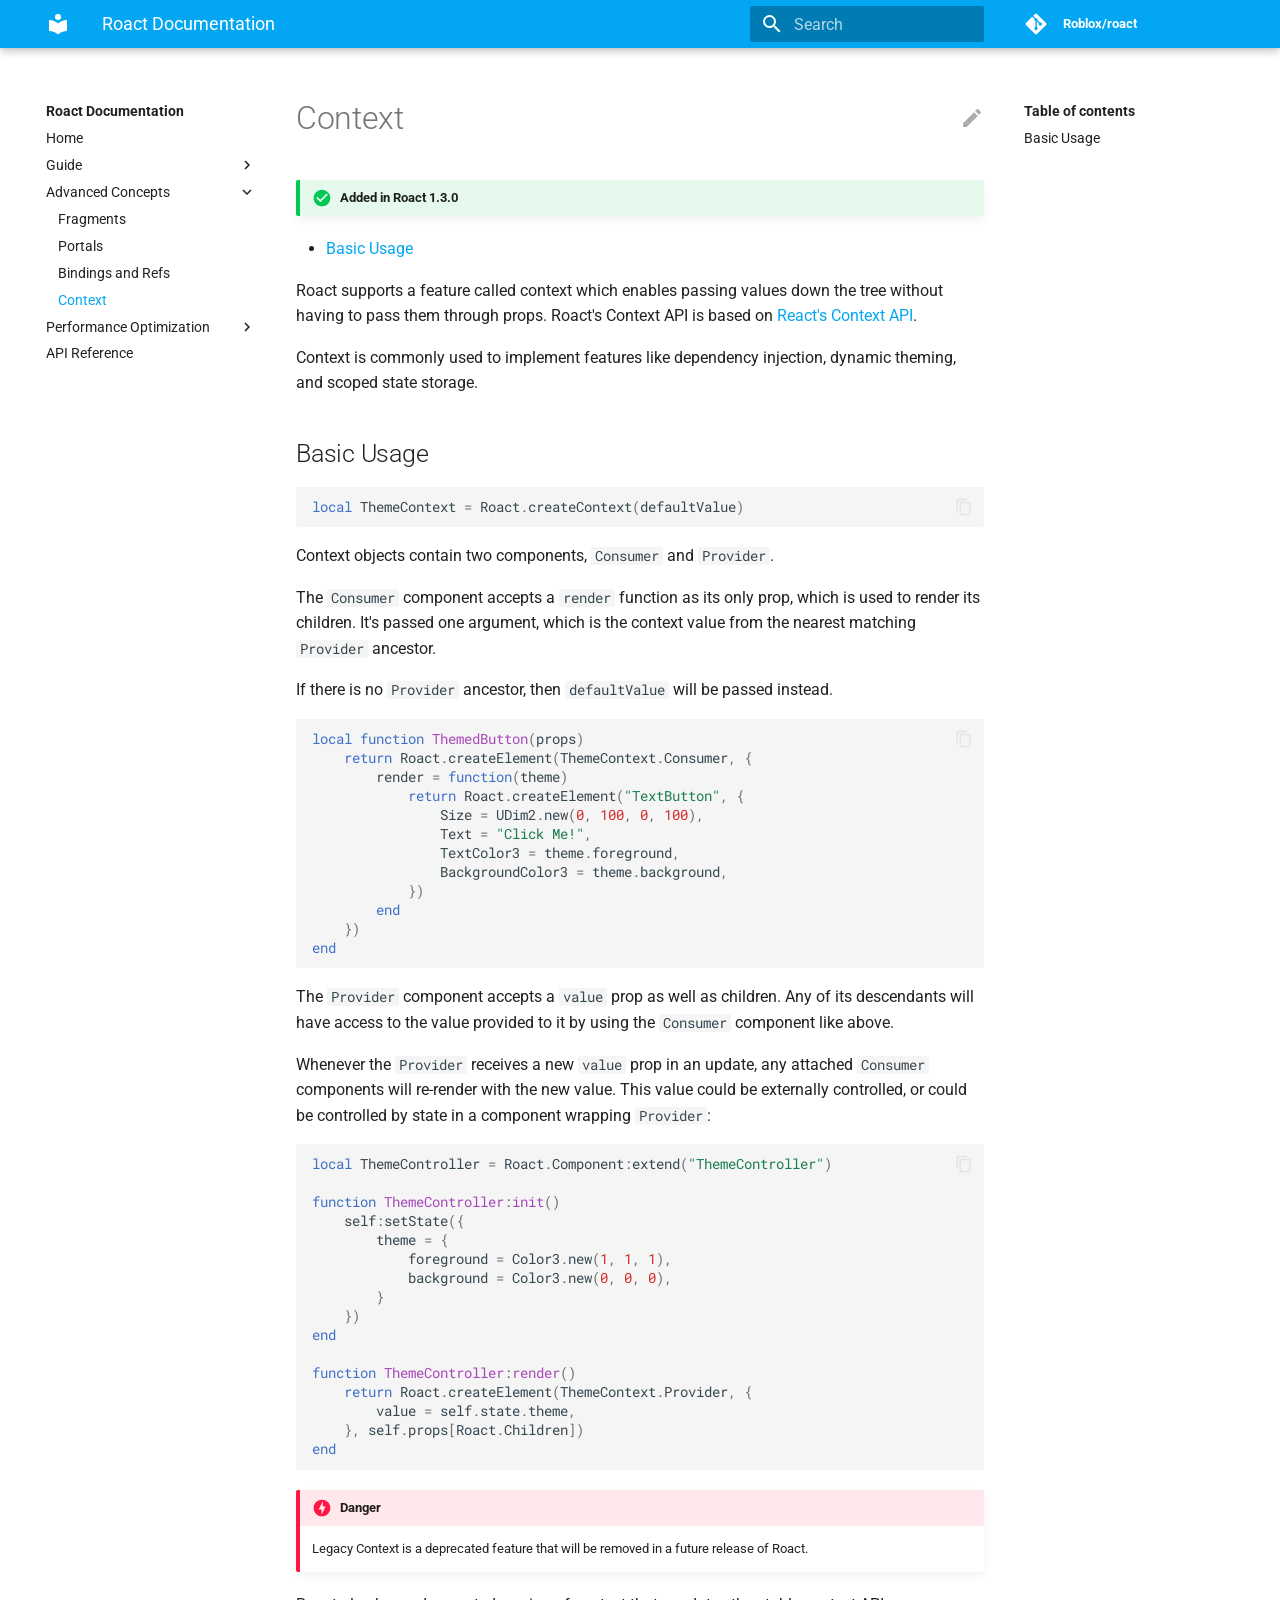
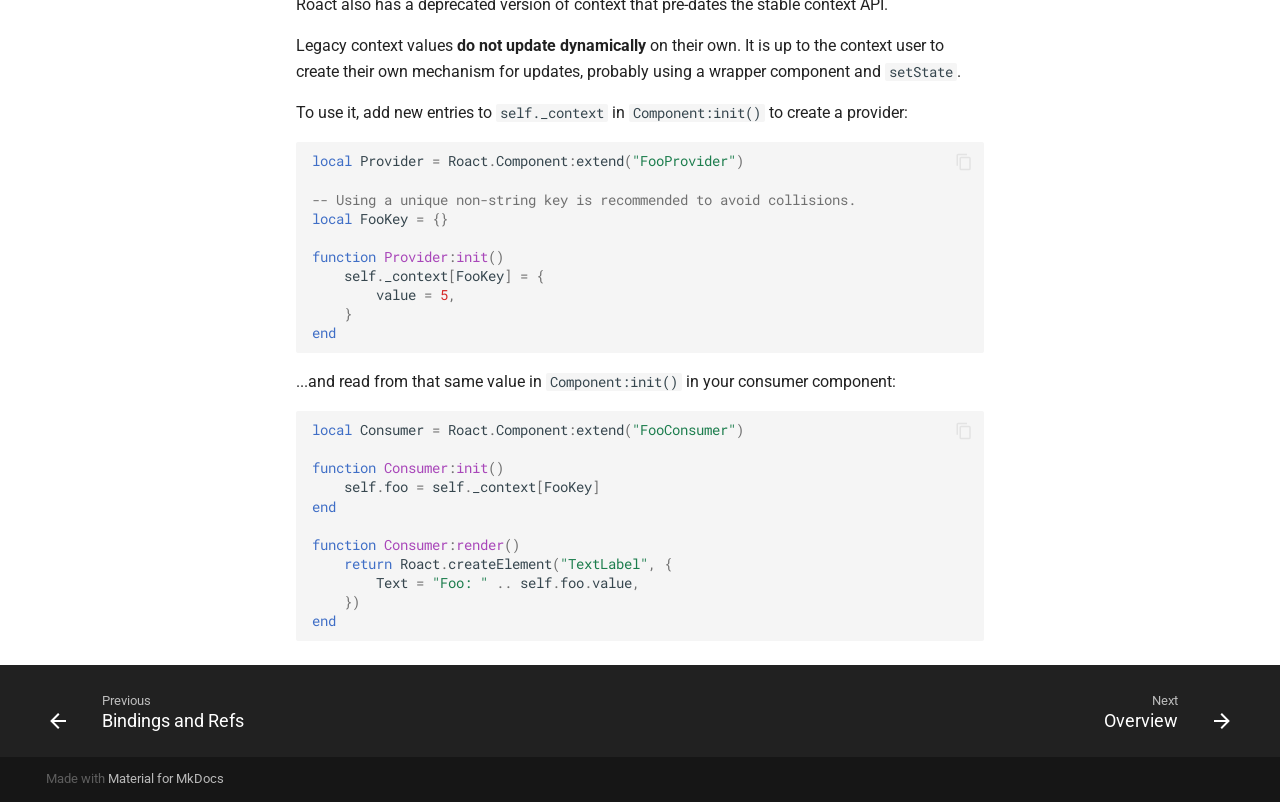
<file: advanced/context/index.html>
<!doctype html>
<html lang="en" class="no-js">
  <head>
    
      <meta charset="utf-8">
      <meta name="viewport" content="width=device-width,initial-scale=1">
      
      
        <link rel="canonical" href="https://roblox.github.io/roact/advanced/context/">
      
      
      <link rel="shortcut icon" href="../../assets/images/favicon.png">
      <meta name="generator" content="mkdocs-1.1.2, mkdocs-material-6.1.0">
    
    
      
        <title>Context - Roact Documentation</title>
      
    
    
      <link rel="stylesheet" href="../../assets/stylesheets/main.bc7e593a.min.css">
      
        
        <link rel="stylesheet" href="../../assets/stylesheets/palette.ab28b872.min.css">
        
          
          
          <meta name="theme-color" content="#02a6f2">
        
      
    
    
    
      
        
        <link href="https://fonts.gstatic.com" rel="preconnect" crossorigin>
        <link rel="stylesheet" href="https://fonts.googleapis.com/css?family=Roboto:300,400,400i,700%7CRoboto+Mono&display=fallback">
        <style>body,input{font-family:"Roboto",-apple-system,BlinkMacSystemFont,Helvetica,Arial,sans-serif}code,kbd,pre{font-family:"Roboto Mono",SFMono-Regular,Consolas,Menlo,monospace}</style>
      
    
    
    
      <link rel="stylesheet" href="../../extra.css">
    
    
      
    
    
  </head>
  
  
    
    
    
    
    
    <body dir="ltr" data-md-color-scheme="preference" data-md-color-primary="light-blue" data-md-color-accent="light-blue">
      
        <script>matchMedia("(prefers-color-scheme: dark)").matches&&document.body.setAttribute("data-md-color-scheme","slate")</script>
      
  
    <input class="md-toggle" data-md-toggle="drawer" type="checkbox" id="__drawer" autocomplete="off">
    <input class="md-toggle" data-md-toggle="search" type="checkbox" id="__search" autocomplete="off">
    <label class="md-overlay" for="__drawer"></label>
    <div data-md-component="skip">
      
        
        <a href="#basic-usage" class="md-skip">
          Skip to content
        </a>
      
    </div>
    <div data-md-component="announce">
      
    </div>
    
      

<header class="md-header" data-md-component="header">
  <nav class="md-header-nav md-grid" aria-label="Header">
    <a href="https://roblox.github.io/roact/" title="Roact Documentation" class="md-header-nav__button md-logo" aria-label="Roact Documentation">
      
  
  <svg xmlns="http://www.w3.org/2000/svg" viewBox="0 0 24 24"><path d="M12 8a3 3 0 003-3 3 3 0 00-3-3 3 3 0 00-3 3 3 3 0 003 3m0 3.54C9.64 9.35 6.5 8 3 8v11c3.5 0 6.64 1.35 9 3.54 2.36-2.19 5.5-3.54 9-3.54V8c-3.5 0-6.64 1.35-9 3.54z"/></svg>

    </a>
    <label class="md-header-nav__button md-icon" for="__drawer">
      <svg xmlns="http://www.w3.org/2000/svg" viewBox="0 0 24 24"><path d="M3 6h18v2H3V6m0 5h18v2H3v-2m0 5h18v2H3v-2z"/></svg>
    </label>
    <div class="md-header-nav__title" data-md-component="header-title">
      
        <div class="md-header-nav__ellipsis">
          <span class="md-header-nav__topic md-ellipsis">
            Roact Documentation
          </span>
          <span class="md-header-nav__topic md-ellipsis">
            
              Context
            
          </span>
        </div>
      
    </div>
    
      <label class="md-header-nav__button md-icon" for="__search">
        <svg xmlns="http://www.w3.org/2000/svg" viewBox="0 0 24 24"><path d="M9.5 3A6.5 6.5 0 0116 9.5c0 1.61-.59 3.09-1.56 4.23l.27.27h.79l5 5-1.5 1.5-5-5v-.79l-.27-.27A6.516 6.516 0 019.5 16 6.5 6.5 0 013 9.5 6.5 6.5 0 019.5 3m0 2C7 5 5 7 5 9.5S7 14 9.5 14 14 12 14 9.5 12 5 9.5 5z"/></svg>
      </label>
      
<div class="md-search" data-md-component="search" role="dialog">
  <label class="md-search__overlay" for="__search"></label>
  <div class="md-search__inner" role="search">
    <form class="md-search__form" name="search">
      <input type="text" class="md-search__input" name="query" aria-label="Search" placeholder="Search" autocapitalize="off" autocorrect="off" autocomplete="off" spellcheck="false" data-md-component="search-query" data-md-state="active">
      <label class="md-search__icon md-icon" for="__search">
        <svg xmlns="http://www.w3.org/2000/svg" viewBox="0 0 24 24"><path d="M9.5 3A6.5 6.5 0 0116 9.5c0 1.61-.59 3.09-1.56 4.23l.27.27h.79l5 5-1.5 1.5-5-5v-.79l-.27-.27A6.516 6.516 0 019.5 16 6.5 6.5 0 013 9.5 6.5 6.5 0 019.5 3m0 2C7 5 5 7 5 9.5S7 14 9.5 14 14 12 14 9.5 12 5 9.5 5z"/></svg>
        <svg xmlns="http://www.w3.org/2000/svg" viewBox="0 0 24 24"><path d="M20 11v2H8l5.5 5.5-1.42 1.42L4.16 12l7.92-7.92L13.5 5.5 8 11h12z"/></svg>
      </label>
      <button type="reset" class="md-search__icon md-icon" aria-label="Clear" data-md-component="search-reset" tabindex="-1">
        <svg xmlns="http://www.w3.org/2000/svg" viewBox="0 0 24 24"><path d="M19 6.41L17.59 5 12 10.59 6.41 5 5 6.41 10.59 12 5 17.59 6.41 19 12 13.41 17.59 19 19 17.59 13.41 12 19 6.41z"/></svg>
      </button>
    </form>
    <div class="md-search__output">
      <div class="md-search__scrollwrap" data-md-scrollfix>
        <div class="md-search-result" data-md-component="search-result">
          <div class="md-search-result__meta">
            Initializing search
          </div>
          <ol class="md-search-result__list"></ol>
        </div>
      </div>
    </div>
  </div>
</div>
    
    
      <div class="md-header-nav__source">
        
<a href="https://github.com/Roblox/roact/" title="Go to repository" class="md-source">
  <div class="md-source__icon md-icon">
    
    <svg xmlns="http://www.w3.org/2000/svg" viewBox="0 0 448 512"><path d="M439.55 236.05L244 40.45a28.87 28.87 0 00-40.81 0l-40.66 40.63 51.52 51.52c27.06-9.14 52.68 16.77 43.39 43.68l49.66 49.66c34.23-11.8 61.18 31 35.47 56.69-26.49 26.49-70.21-2.87-56-37.34L240.22 199v121.85c25.3 12.54 22.26 41.85 9.08 55a34.34 34.34 0 01-48.55 0c-17.57-17.6-11.07-46.91 11.25-56v-123c-20.8-8.51-24.6-30.74-18.64-45L142.57 101 8.45 235.14a28.86 28.86 0 000 40.81l195.61 195.6a28.86 28.86 0 0040.8 0l194.69-194.69a28.86 28.86 0 000-40.81z"/></svg>
  </div>
  <div class="md-source__repository">
    Roblox/roact
  </div>
</a>
      </div>
    
  </nav>
</header>
    
    <div class="md-container" data-md-component="container">
      
      
        
      
      <main class="md-main" data-md-component="main">
        <div class="md-main__inner md-grid">
          
            
              <div class="md-sidebar md-sidebar--primary" data-md-component="navigation">
                <div class="md-sidebar__scrollwrap">
                  <div class="md-sidebar__inner">
                    

<nav class="md-nav md-nav--primary" aria-label="Navigation" data-md-level="0">
  <label class="md-nav__title" for="__drawer">
    <a href="https://roblox.github.io/roact/" title="Roact Documentation" class="md-nav__button md-logo" aria-label="Roact Documentation">
      
  
  <svg xmlns="http://www.w3.org/2000/svg" viewBox="0 0 24 24"><path d="M12 8a3 3 0 003-3 3 3 0 00-3-3 3 3 0 00-3 3 3 3 0 003 3m0 3.54C9.64 9.35 6.5 8 3 8v11c3.5 0 6.64 1.35 9 3.54 2.36-2.19 5.5-3.54 9-3.54V8c-3.5 0-6.64 1.35-9 3.54z"/></svg>

    </a>
    Roact Documentation
  </label>
  
    <div class="md-nav__source">
      
<a href="https://github.com/Roblox/roact/" title="Go to repository" class="md-source">
  <div class="md-source__icon md-icon">
    
    <svg xmlns="http://www.w3.org/2000/svg" viewBox="0 0 448 512"><path d="M439.55 236.05L244 40.45a28.87 28.87 0 00-40.81 0l-40.66 40.63 51.52 51.52c27.06-9.14 52.68 16.77 43.39 43.68l49.66 49.66c34.23-11.8 61.18 31 35.47 56.69-26.49 26.49-70.21-2.87-56-37.34L240.22 199v121.85c25.3 12.54 22.26 41.85 9.08 55a34.34 34.34 0 01-48.55 0c-17.57-17.6-11.07-46.91 11.25-56v-123c-20.8-8.51-24.6-30.74-18.64-45L142.57 101 8.45 235.14a28.86 28.86 0 000 40.81l195.61 195.6a28.86 28.86 0 0040.8 0l194.69-194.69a28.86 28.86 0 000-40.81z"/></svg>
  </div>
  <div class="md-source__repository">
    Roblox/roact
  </div>
</a>
    </div>
  
  <ul class="md-nav__list" data-md-scrollfix>
    
      
      
      


  <li class="md-nav__item">
    <a href="../.." class="md-nav__link">
      Home
    </a>
  </li>

    
      
      
      


  <li class="md-nav__item md-nav__item--nested">
    
      <input class="md-nav__toggle md-toggle" data-md-toggle="nav-2" type="checkbox" id="nav-2">
    
    <label class="md-nav__link" for="nav-2">
      Guide
      <span class="md-nav__icon md-icon"></span>
    </label>
    <nav class="md-nav" aria-label="Guide" data-md-level="1">
      <label class="md-nav__title" for="nav-2">
        <span class="md-nav__icon md-icon"></span>
        Guide
      </label>
      <ul class="md-nav__list" data-md-scrollfix>
        
        
          
          
          


  <li class="md-nav__item">
    <a href="../../guide/installation/" class="md-nav__link">
      Installation
    </a>
  </li>

        
          
          
          


  <li class="md-nav__item">
    <a href="../../guide/hello-roact/" class="md-nav__link">
      Hello, Roact!
    </a>
  </li>

        
          
          
          


  <li class="md-nav__item">
    <a href="../../guide/elements/" class="md-nav__link">
      Elements
    </a>
  </li>

        
          
          
          


  <li class="md-nav__item">
    <a href="../../guide/components/" class="md-nav__link">
      Components
    </a>
  </li>

        
          
          
          


  <li class="md-nav__item">
    <a href="../../guide/state-and-lifecycle/" class="md-nav__link">
      State and Lifecycle
    </a>
  </li>

        
          
          
          


  <li class="md-nav__item">
    <a href="../../guide/events/" class="md-nav__link">
      Events
    </a>
  </li>

        
      </ul>
    </nav>
  </li>

    
      
      
      

  


  <li class="md-nav__item md-nav__item--active md-nav__item--nested">
    
      <input class="md-nav__toggle md-toggle" data-md-toggle="nav-3" type="checkbox" id="nav-3" checked>
    
    <label class="md-nav__link" for="nav-3">
      Advanced Concepts
      <span class="md-nav__icon md-icon"></span>
    </label>
    <nav class="md-nav" aria-label="Advanced Concepts" data-md-level="1">
      <label class="md-nav__title" for="nav-3">
        <span class="md-nav__icon md-icon"></span>
        Advanced Concepts
      </label>
      <ul class="md-nav__list" data-md-scrollfix>
        
        
          
          
          


  <li class="md-nav__item">
    <a href="../fragments/" class="md-nav__link">
      Fragments
    </a>
  </li>

        
          
          
          


  <li class="md-nav__item">
    <a href="../portals/" class="md-nav__link">
      Portals
    </a>
  </li>

        
          
          
          


  <li class="md-nav__item">
    <a href="../bindings-and-refs/" class="md-nav__link">
      Bindings and Refs
    </a>
  </li>

        
          
          
          

  


  <li class="md-nav__item md-nav__item--active">
    
    <input class="md-nav__toggle md-toggle" data-md-toggle="toc" type="checkbox" id="__toc">
    
    
      <label class="md-nav__link md-nav__link--active" for="__toc">
        Context
        <span class="md-nav__icon md-icon"></span>
      </label>
    
    <a href="./" class="md-nav__link md-nav__link--active">
      Context
    </a>
    
      
<nav class="md-nav md-nav--secondary" aria-label="Table of contents">
  
  
  
    <label class="md-nav__title" for="__toc">
      <span class="md-nav__icon md-icon"></span>
      Table of contents
    </label>
    <ul class="md-nav__list" data-md-scrollfix>
      
        <li class="md-nav__item">
  <a href="#basic-usage" class="md-nav__link">
    Basic Usage
  </a>
  
</li>
      
    </ul>
  
</nav>
    
  </li>

        
      </ul>
    </nav>
  </li>

    
      
      
      


  <li class="md-nav__item md-nav__item--nested">
    
      <input class="md-nav__toggle md-toggle" data-md-toggle="nav-4" type="checkbox" id="nav-4">
    
    <label class="md-nav__link" for="nav-4">
      Performance Optimization
      <span class="md-nav__icon md-icon"></span>
    </label>
    <nav class="md-nav" aria-label="Performance Optimization" data-md-level="1">
      <label class="md-nav__title" for="nav-4">
        <span class="md-nav__icon md-icon"></span>
        Performance Optimization
      </label>
      <ul class="md-nav__list" data-md-scrollfix>
        
        
          
          
          


  <li class="md-nav__item">
    <a href="../../performance/overview/" class="md-nav__link">
      Overview
    </a>
  </li>

        
          
          
          


  <li class="md-nav__item">
    <a href="../../performance/reduce-reconciliation/" class="md-nav__link">
      Reduce Reconcilation
    </a>
  </li>

        
      </ul>
    </nav>
  </li>

    
      
      
      


  <li class="md-nav__item">
    <a href="../../api-reference/" class="md-nav__link">
      API Reference
    </a>
  </li>

    
  </ul>
</nav>
                  </div>
                </div>
              </div>
            
            
              <div class="md-sidebar md-sidebar--secondary" data-md-component="toc">
                <div class="md-sidebar__scrollwrap">
                  <div class="md-sidebar__inner">
                    
<nav class="md-nav md-nav--secondary" aria-label="Table of contents">
  
  
  
    <label class="md-nav__title" for="__toc">
      <span class="md-nav__icon md-icon"></span>
      Table of contents
    </label>
    <ul class="md-nav__list" data-md-scrollfix>
      
        <li class="md-nav__item">
  <a href="#basic-usage" class="md-nav__link">
    Basic Usage
  </a>
  
</li>
      
    </ul>
  
</nav>
                  </div>
                </div>
              </div>
            
          
          <div class="md-content">
            <article class="md-content__inner md-typeset">
              
                
                  <a href="https://github.com/Roblox/roact/edit/master/docs/advanced/context.md" title="Edit this page" class="md-content__button md-icon">
                    <svg xmlns="http://www.w3.org/2000/svg" viewBox="0 0 24 24"><path d="M20.71 7.04c.39-.39.39-1.04 0-1.41l-2.34-2.34c-.37-.39-1.02-.39-1.41 0l-1.84 1.83 3.75 3.75M3 17.25V21h3.75L17.81 9.93l-3.75-3.75L3 17.25z"/></svg>
                  </a>
                
                
                  <h1>Context</h1>
                
                <div class="admonition success">
<p class="admonition-title">Added in Roact 1.3.0</p>
</div>
<div class="toc">
<ul>
<li><a href="#basic-usage">Basic Usage</a></li>
</ul>
</div>
<p>Roact supports a feature called context which enables passing values down the tree without having to pass them through props. Roact's Context API is based on <a href="https://reactjs.org/docs/context.html">React's Context API</a>.</p>
<p>Context is commonly used to implement features like dependency injection, dynamic theming, and scoped state storage.</p>
<h2 id="basic-usage">Basic Usage<a class="headerlink" href="#basic-usage" title="Permanent link">&para;</a></h2>
<div class="highlight"><pre><span></span><code><span class="kd">local</span> <span class="n">ThemeContext</span> <span class="o">=</span> <span class="n">Roact</span><span class="p">.</span><span class="n">createContext</span><span class="p">(</span><span class="n">defaultValue</span><span class="p">)</span>
</code></pre></div>
<p>Context objects contain two components, <code>Consumer</code> and <code>Provider</code>.</p>
<p>The <code>Consumer</code> component accepts a <code>render</code> function as its only prop, which is used to render its children. It's passed one argument, which is the context value from the nearest matching <code>Provider</code> ancestor.</p>
<p>If there is no <code>Provider</code> ancestor, then <code>defaultValue</code> will be passed instead.</p>
<div class="highlight"><pre><span></span><code><span class="kd">local</span> <span class="kr">function</span> <span class="nf">ThemedButton</span><span class="p">(</span><span class="n">props</span><span class="p">)</span>
    <span class="kr">return</span> <span class="n">Roact</span><span class="p">.</span><span class="n">createElement</span><span class="p">(</span><span class="n">ThemeContext</span><span class="p">.</span><span class="n">Consumer</span><span class="p">,</span> <span class="p">{</span>
        <span class="n">render</span> <span class="o">=</span> <span class="kr">function</span><span class="p">(</span><span class="n">theme</span><span class="p">)</span>
            <span class="kr">return</span> <span class="n">Roact</span><span class="p">.</span><span class="n">createElement</span><span class="p">(</span><span class="s2">&quot;TextButton&quot;</span><span class="p">,</span> <span class="p">{</span>
                <span class="n">Size</span> <span class="o">=</span> <span class="n">UDim2</span><span class="p">.</span><span class="n">new</span><span class="p">(</span><span class="mi">0</span><span class="p">,</span> <span class="mi">100</span><span class="p">,</span> <span class="mi">0</span><span class="p">,</span> <span class="mi">100</span><span class="p">),</span>
                <span class="n">Text</span> <span class="o">=</span> <span class="s2">&quot;Click Me!&quot;</span><span class="p">,</span>
                <span class="n">TextColor3</span> <span class="o">=</span> <span class="n">theme</span><span class="p">.</span><span class="n">foreground</span><span class="p">,</span>
                <span class="n">BackgroundColor3</span> <span class="o">=</span> <span class="n">theme</span><span class="p">.</span><span class="n">background</span><span class="p">,</span>
            <span class="p">})</span>
        <span class="kr">end</span>
    <span class="p">})</span>
<span class="kr">end</span>
</code></pre></div>
<p>The <code>Provider</code> component accepts a <code>value</code> prop as well as children. Any of its descendants will have access to the value provided to it by using the <code>Consumer</code> component like above.</p>
<p>Whenever the <code>Provider</code> receives a new <code>value</code> prop in an update, any attached <code>Consumer</code> components will re-render with the new value. This value could be externally controlled, or could be controlled by state in a component wrapping <code>Provider</code>:</p>
<div class="highlight"><pre><span></span><code><span class="kd">local</span> <span class="n">ThemeController</span> <span class="o">=</span> <span class="n">Roact</span><span class="p">.</span><span class="n">Component</span><span class="p">:</span><span class="n">extend</span><span class="p">(</span><span class="s2">&quot;ThemeController&quot;</span><span class="p">)</span>

<span class="kr">function</span> <span class="nc">ThemeController</span><span class="p">:</span><span class="nf">init</span><span class="p">()</span>
    <span class="n">self</span><span class="p">:</span><span class="n">setState</span><span class="p">({</span>
        <span class="n">theme</span> <span class="o">=</span> <span class="p">{</span>
            <span class="n">foreground</span> <span class="o">=</span> <span class="n">Color3</span><span class="p">.</span><span class="n">new</span><span class="p">(</span><span class="mi">1</span><span class="p">,</span> <span class="mi">1</span><span class="p">,</span> <span class="mi">1</span><span class="p">),</span>
            <span class="n">background</span> <span class="o">=</span> <span class="n">Color3</span><span class="p">.</span><span class="n">new</span><span class="p">(</span><span class="mi">0</span><span class="p">,</span> <span class="mi">0</span><span class="p">,</span> <span class="mi">0</span><span class="p">),</span>
        <span class="p">}</span>
    <span class="p">})</span>
<span class="kr">end</span>

<span class="kr">function</span> <span class="nc">ThemeController</span><span class="p">:</span><span class="nf">render</span><span class="p">()</span>
    <span class="kr">return</span> <span class="n">Roact</span><span class="p">.</span><span class="n">createElement</span><span class="p">(</span><span class="n">ThemeContext</span><span class="p">.</span><span class="n">Provider</span><span class="p">,</span> <span class="p">{</span>
        <span class="n">value</span> <span class="o">=</span> <span class="n">self</span><span class="p">.</span><span class="n">state</span><span class="p">.</span><span class="n">theme</span><span class="p">,</span>
    <span class="p">},</span> <span class="n">self</span><span class="p">.</span><span class="n">props</span><span class="p">[</span><span class="n">Roact</span><span class="p">.</span><span class="n">Children</span><span class="p">])</span>
<span class="kr">end</span>
</code></pre></div>
<div class="admonition danger">
<p class="admonition-title">Danger</p>
<p>Legacy Context is a deprecated feature that will be removed in a future release of Roact.</p>
</div>
<p>Roact also has a deprecated version of context that pre-dates the stable context API.</p>
<p>Legacy context values <strong>do not update dynamically</strong> on their own. It is up to the context user to create their own mechanism for updates, probably using a wrapper component and <code>setState</code>.</p>
<p>To use it, add new entries to <code>self._context</code> in <code>Component:init()</code> to create a provider:</p>
<div class="highlight"><pre><span></span><code><span class="kd">local</span> <span class="n">Provider</span> <span class="o">=</span> <span class="n">Roact</span><span class="p">.</span><span class="n">Component</span><span class="p">:</span><span class="n">extend</span><span class="p">(</span><span class="s2">&quot;FooProvider&quot;</span><span class="p">)</span>

<span class="c1">-- Using a unique non-string key is recommended to avoid collisions.</span>
<span class="kd">local</span> <span class="n">FooKey</span> <span class="o">=</span> <span class="p">{}</span>

<span class="kr">function</span> <span class="nc">Provider</span><span class="p">:</span><span class="nf">init</span><span class="p">()</span>
    <span class="n">self</span><span class="p">.</span><span class="n">_context</span><span class="p">[</span><span class="n">FooKey</span><span class="p">]</span> <span class="o">=</span> <span class="p">{</span>
        <span class="n">value</span> <span class="o">=</span> <span class="mi">5</span><span class="p">,</span>
    <span class="p">}</span>
<span class="kr">end</span>
</code></pre></div>
<p>...and read from that same value in <code>Component:init()</code> in your consumer component:</p>
<div class="highlight"><pre><span></span><code><span class="kd">local</span> <span class="n">Consumer</span> <span class="o">=</span> <span class="n">Roact</span><span class="p">.</span><span class="n">Component</span><span class="p">:</span><span class="n">extend</span><span class="p">(</span><span class="s2">&quot;FooConsumer&quot;</span><span class="p">)</span>

<span class="kr">function</span> <span class="nc">Consumer</span><span class="p">:</span><span class="nf">init</span><span class="p">()</span>
    <span class="n">self</span><span class="p">.</span><span class="n">foo</span> <span class="o">=</span> <span class="n">self</span><span class="p">.</span><span class="n">_context</span><span class="p">[</span><span class="n">FooKey</span><span class="p">]</span>
<span class="kr">end</span>

<span class="kr">function</span> <span class="nc">Consumer</span><span class="p">:</span><span class="nf">render</span><span class="p">()</span>
    <span class="kr">return</span> <span class="n">Roact</span><span class="p">.</span><span class="n">createElement</span><span class="p">(</span><span class="s2">&quot;TextLabel&quot;</span><span class="p">,</span> <span class="p">{</span>
        <span class="n">Text</span> <span class="o">=</span> <span class="s2">&quot;Foo: &quot;</span> <span class="o">..</span> <span class="n">self</span><span class="p">.</span><span class="n">foo</span><span class="p">.</span><span class="n">value</span><span class="p">,</span>
    <span class="p">})</span>
<span class="kr">end</span>
</code></pre></div>
                
              
              
                


              
            </article>
          </div>
        </div>
      </main>
      
        
<footer class="md-footer">
  
    <div class="md-footer-nav">
      <nav class="md-footer-nav__inner md-grid" aria-label="Footer">
        
          <a href="../bindings-and-refs/" class="md-footer-nav__link md-footer-nav__link--prev" rel="prev">
            <div class="md-footer-nav__button md-icon">
              <svg xmlns="http://www.w3.org/2000/svg" viewBox="0 0 24 24"><path d="M20 11v2H8l5.5 5.5-1.42 1.42L4.16 12l7.92-7.92L13.5 5.5 8 11h12z"/></svg>
            </div>
            <div class="md-footer-nav__title">
              <div class="md-ellipsis">
                <span class="md-footer-nav__direction">
                  Previous
                </span>
                Bindings and Refs
              </div>
            </div>
          </a>
        
        
          <a href="../../performance/overview/" class="md-footer-nav__link md-footer-nav__link--next" rel="next">
            <div class="md-footer-nav__title">
              <div class="md-ellipsis">
                <span class="md-footer-nav__direction">
                  Next
                </span>
                Overview
              </div>
            </div>
            <div class="md-footer-nav__button md-icon">
              <svg xmlns="http://www.w3.org/2000/svg" viewBox="0 0 24 24"><path d="M4 11v2h12l-5.5 5.5 1.42 1.42L19.84 12l-7.92-7.92L10.5 5.5 16 11H4z"/></svg>
            </div>
          </a>
        
      </nav>
    </div>
  
  <div class="md-footer-meta md-typeset">
    <div class="md-footer-meta__inner md-grid">
      <div class="md-footer-copyright">
        
        Made with
        <a href="https://squidfunk.github.io/mkdocs-material/" target="_blank" rel="noopener">
          Material for MkDocs
        </a>
      </div>
      
    </div>
  </div>
</footer>
      
    </div>
    
      <script src="../../assets/javascripts/vendor.6a3d08fc.min.js"></script>
      <script src="../../assets/javascripts/bundle.71201edf.min.js"></script><script id="__lang" type="application/json">{"clipboard.copy": "Copy to clipboard", "clipboard.copied": "Copied to clipboard", "search.config.lang": "en", "search.config.pipeline": "trimmer, stopWordFilter", "search.config.separator": "[\\s\\-]+", "search.placeholder": "Search", "search.result.placeholder": "Type to start searching", "search.result.none": "No matching documents", "search.result.one": "1 matching document", "search.result.other": "# matching documents", "search.result.more.one": "1 more on this page", "search.result.more.other": "# more on this page", "search.result.term.missing": "Missing"}</script>
      
      <script>
        app = initialize({
          base: "../..",
          features: [],
          search: Object.assign({
            worker: "../../assets/javascripts/worker/search.4ac00218.min.js"
          }, typeof search !== "undefined" && search)
        })
      </script>
      
    
  </body>
</html>
</file>
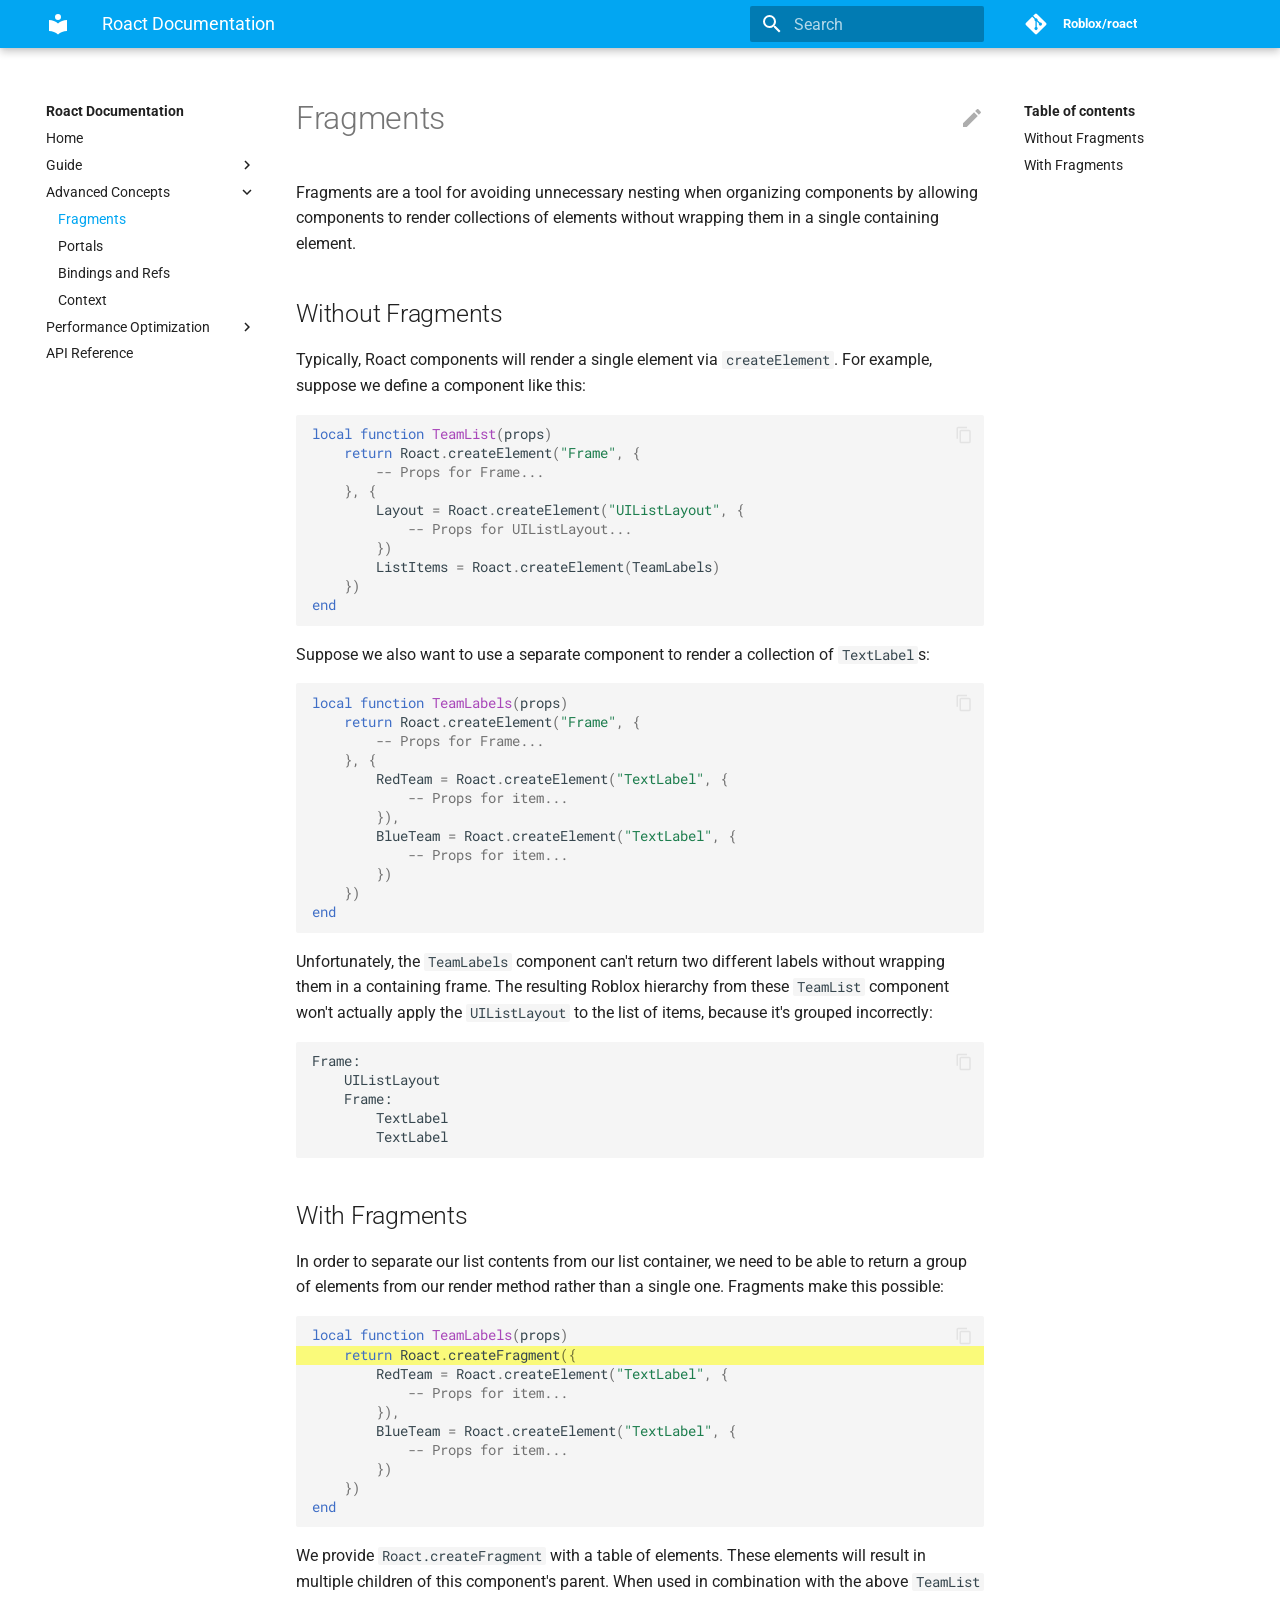
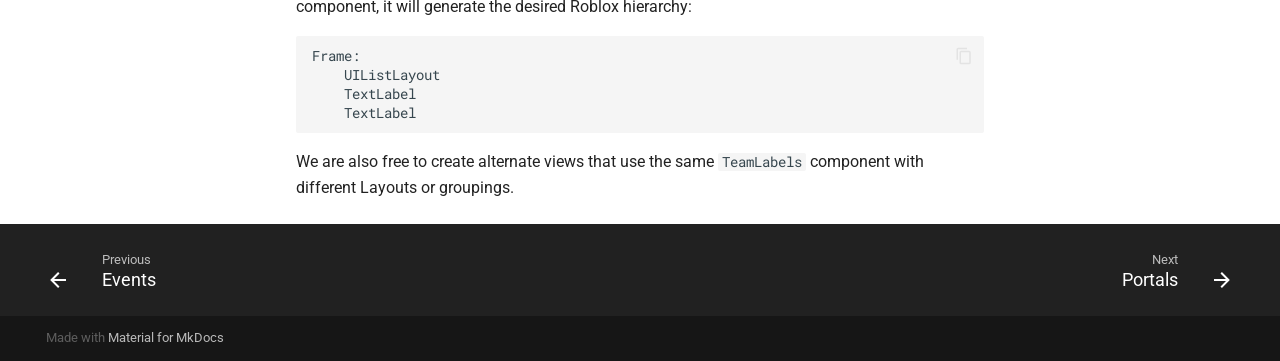
<file: advanced/fragments/index.html>
<!doctype html>
<html lang="en" class="no-js">
  <head>
    
      <meta charset="utf-8">
      <meta name="viewport" content="width=device-width,initial-scale=1">
      
      
        <link rel="canonical" href="https://roblox.github.io/roact/advanced/fragments/">
      
      
      <link rel="shortcut icon" href="../../assets/images/favicon.png">
      <meta name="generator" content="mkdocs-1.1.2, mkdocs-material-6.1.0">
    
    
      
        <title>Fragments - Roact Documentation</title>
      
    
    
      <link rel="stylesheet" href="../../assets/stylesheets/main.bc7e593a.min.css">
      
        
        <link rel="stylesheet" href="../../assets/stylesheets/palette.ab28b872.min.css">
        
          
          
          <meta name="theme-color" content="#02a6f2">
        
      
    
    
    
      
        
        <link href="https://fonts.gstatic.com" rel="preconnect" crossorigin>
        <link rel="stylesheet" href="https://fonts.googleapis.com/css?family=Roboto:300,400,400i,700%7CRoboto+Mono&display=fallback">
        <style>body,input{font-family:"Roboto",-apple-system,BlinkMacSystemFont,Helvetica,Arial,sans-serif}code,kbd,pre{font-family:"Roboto Mono",SFMono-Regular,Consolas,Menlo,monospace}</style>
      
    
    
    
      <link rel="stylesheet" href="../../extra.css">
    
    
      
    
    
  </head>
  
  
    
    
    
    
    
    <body dir="ltr" data-md-color-scheme="preference" data-md-color-primary="light-blue" data-md-color-accent="light-blue">
      
        <script>matchMedia("(prefers-color-scheme: dark)").matches&&document.body.setAttribute("data-md-color-scheme","slate")</script>
      
  
    <input class="md-toggle" data-md-toggle="drawer" type="checkbox" id="__drawer" autocomplete="off">
    <input class="md-toggle" data-md-toggle="search" type="checkbox" id="__search" autocomplete="off">
    <label class="md-overlay" for="__drawer"></label>
    <div data-md-component="skip">
      
        
        <a href="#without-fragments" class="md-skip">
          Skip to content
        </a>
      
    </div>
    <div data-md-component="announce">
      
    </div>
    
      

<header class="md-header" data-md-component="header">
  <nav class="md-header-nav md-grid" aria-label="Header">
    <a href="https://roblox.github.io/roact/" title="Roact Documentation" class="md-header-nav__button md-logo" aria-label="Roact Documentation">
      
  
  <svg xmlns="http://www.w3.org/2000/svg" viewBox="0 0 24 24"><path d="M12 8a3 3 0 003-3 3 3 0 00-3-3 3 3 0 00-3 3 3 3 0 003 3m0 3.54C9.64 9.35 6.5 8 3 8v11c3.5 0 6.64 1.35 9 3.54 2.36-2.19 5.5-3.54 9-3.54V8c-3.5 0-6.64 1.35-9 3.54z"/></svg>

    </a>
    <label class="md-header-nav__button md-icon" for="__drawer">
      <svg xmlns="http://www.w3.org/2000/svg" viewBox="0 0 24 24"><path d="M3 6h18v2H3V6m0 5h18v2H3v-2m0 5h18v2H3v-2z"/></svg>
    </label>
    <div class="md-header-nav__title" data-md-component="header-title">
      
        <div class="md-header-nav__ellipsis">
          <span class="md-header-nav__topic md-ellipsis">
            Roact Documentation
          </span>
          <span class="md-header-nav__topic md-ellipsis">
            
              Fragments
            
          </span>
        </div>
      
    </div>
    
      <label class="md-header-nav__button md-icon" for="__search">
        <svg xmlns="http://www.w3.org/2000/svg" viewBox="0 0 24 24"><path d="M9.5 3A6.5 6.5 0 0116 9.5c0 1.61-.59 3.09-1.56 4.23l.27.27h.79l5 5-1.5 1.5-5-5v-.79l-.27-.27A6.516 6.516 0 019.5 16 6.5 6.5 0 013 9.5 6.5 6.5 0 019.5 3m0 2C7 5 5 7 5 9.5S7 14 9.5 14 14 12 14 9.5 12 5 9.5 5z"/></svg>
      </label>
      
<div class="md-search" data-md-component="search" role="dialog">
  <label class="md-search__overlay" for="__search"></label>
  <div class="md-search__inner" role="search">
    <form class="md-search__form" name="search">
      <input type="text" class="md-search__input" name="query" aria-label="Search" placeholder="Search" autocapitalize="off" autocorrect="off" autocomplete="off" spellcheck="false" data-md-component="search-query" data-md-state="active">
      <label class="md-search__icon md-icon" for="__search">
        <svg xmlns="http://www.w3.org/2000/svg" viewBox="0 0 24 24"><path d="M9.5 3A6.5 6.5 0 0116 9.5c0 1.61-.59 3.09-1.56 4.23l.27.27h.79l5 5-1.5 1.5-5-5v-.79l-.27-.27A6.516 6.516 0 019.5 16 6.5 6.5 0 013 9.5 6.5 6.5 0 019.5 3m0 2C7 5 5 7 5 9.5S7 14 9.5 14 14 12 14 9.5 12 5 9.5 5z"/></svg>
        <svg xmlns="http://www.w3.org/2000/svg" viewBox="0 0 24 24"><path d="M20 11v2H8l5.5 5.5-1.42 1.42L4.16 12l7.92-7.92L13.5 5.5 8 11h12z"/></svg>
      </label>
      <button type="reset" class="md-search__icon md-icon" aria-label="Clear" data-md-component="search-reset" tabindex="-1">
        <svg xmlns="http://www.w3.org/2000/svg" viewBox="0 0 24 24"><path d="M19 6.41L17.59 5 12 10.59 6.41 5 5 6.41 10.59 12 5 17.59 6.41 19 12 13.41 17.59 19 19 17.59 13.41 12 19 6.41z"/></svg>
      </button>
    </form>
    <div class="md-search__output">
      <div class="md-search__scrollwrap" data-md-scrollfix>
        <div class="md-search-result" data-md-component="search-result">
          <div class="md-search-result__meta">
            Initializing search
          </div>
          <ol class="md-search-result__list"></ol>
        </div>
      </div>
    </div>
  </div>
</div>
    
    
      <div class="md-header-nav__source">
        
<a href="https://github.com/Roblox/roact/" title="Go to repository" class="md-source">
  <div class="md-source__icon md-icon">
    
    <svg xmlns="http://www.w3.org/2000/svg" viewBox="0 0 448 512"><path d="M439.55 236.05L244 40.45a28.87 28.87 0 00-40.81 0l-40.66 40.63 51.52 51.52c27.06-9.14 52.68 16.77 43.39 43.68l49.66 49.66c34.23-11.8 61.18 31 35.47 56.69-26.49 26.49-70.21-2.87-56-37.34L240.22 199v121.85c25.3 12.54 22.26 41.85 9.08 55a34.34 34.34 0 01-48.55 0c-17.57-17.6-11.07-46.91 11.25-56v-123c-20.8-8.51-24.6-30.74-18.64-45L142.57 101 8.45 235.14a28.86 28.86 0 000 40.81l195.61 195.6a28.86 28.86 0 0040.8 0l194.69-194.69a28.86 28.86 0 000-40.81z"/></svg>
  </div>
  <div class="md-source__repository">
    Roblox/roact
  </div>
</a>
      </div>
    
  </nav>
</header>
    
    <div class="md-container" data-md-component="container">
      
      
        
      
      <main class="md-main" data-md-component="main">
        <div class="md-main__inner md-grid">
          
            
              <div class="md-sidebar md-sidebar--primary" data-md-component="navigation">
                <div class="md-sidebar__scrollwrap">
                  <div class="md-sidebar__inner">
                    

<nav class="md-nav md-nav--primary" aria-label="Navigation" data-md-level="0">
  <label class="md-nav__title" for="__drawer">
    <a href="https://roblox.github.io/roact/" title="Roact Documentation" class="md-nav__button md-logo" aria-label="Roact Documentation">
      
  
  <svg xmlns="http://www.w3.org/2000/svg" viewBox="0 0 24 24"><path d="M12 8a3 3 0 003-3 3 3 0 00-3-3 3 3 0 00-3 3 3 3 0 003 3m0 3.54C9.64 9.35 6.5 8 3 8v11c3.5 0 6.64 1.35 9 3.54 2.36-2.19 5.5-3.54 9-3.54V8c-3.5 0-6.64 1.35-9 3.54z"/></svg>

    </a>
    Roact Documentation
  </label>
  
    <div class="md-nav__source">
      
<a href="https://github.com/Roblox/roact/" title="Go to repository" class="md-source">
  <div class="md-source__icon md-icon">
    
    <svg xmlns="http://www.w3.org/2000/svg" viewBox="0 0 448 512"><path d="M439.55 236.05L244 40.45a28.87 28.87 0 00-40.81 0l-40.66 40.63 51.52 51.52c27.06-9.14 52.68 16.77 43.39 43.68l49.66 49.66c34.23-11.8 61.18 31 35.47 56.69-26.49 26.49-70.21-2.87-56-37.34L240.22 199v121.85c25.3 12.54 22.26 41.85 9.08 55a34.34 34.34 0 01-48.55 0c-17.57-17.6-11.07-46.91 11.25-56v-123c-20.8-8.51-24.6-30.74-18.64-45L142.57 101 8.45 235.14a28.86 28.86 0 000 40.81l195.61 195.6a28.86 28.86 0 0040.8 0l194.69-194.69a28.86 28.86 0 000-40.81z"/></svg>
  </div>
  <div class="md-source__repository">
    Roblox/roact
  </div>
</a>
    </div>
  
  <ul class="md-nav__list" data-md-scrollfix>
    
      
      
      


  <li class="md-nav__item">
    <a href="../.." class="md-nav__link">
      Home
    </a>
  </li>

    
      
      
      


  <li class="md-nav__item md-nav__item--nested">
    
      <input class="md-nav__toggle md-toggle" data-md-toggle="nav-2" type="checkbox" id="nav-2">
    
    <label class="md-nav__link" for="nav-2">
      Guide
      <span class="md-nav__icon md-icon"></span>
    </label>
    <nav class="md-nav" aria-label="Guide" data-md-level="1">
      <label class="md-nav__title" for="nav-2">
        <span class="md-nav__icon md-icon"></span>
        Guide
      </label>
      <ul class="md-nav__list" data-md-scrollfix>
        
        
          
          
          


  <li class="md-nav__item">
    <a href="../../guide/installation/" class="md-nav__link">
      Installation
    </a>
  </li>

        
          
          
          


  <li class="md-nav__item">
    <a href="../../guide/hello-roact/" class="md-nav__link">
      Hello, Roact!
    </a>
  </li>

        
          
          
          


  <li class="md-nav__item">
    <a href="../../guide/elements/" class="md-nav__link">
      Elements
    </a>
  </li>

        
          
          
          


  <li class="md-nav__item">
    <a href="../../guide/components/" class="md-nav__link">
      Components
    </a>
  </li>

        
          
          
          


  <li class="md-nav__item">
    <a href="../../guide/state-and-lifecycle/" class="md-nav__link">
      State and Lifecycle
    </a>
  </li>

        
          
          
          


  <li class="md-nav__item">
    <a href="../../guide/events/" class="md-nav__link">
      Events
    </a>
  </li>

        
      </ul>
    </nav>
  </li>

    
      
      
      

  


  <li class="md-nav__item md-nav__item--active md-nav__item--nested">
    
      <input class="md-nav__toggle md-toggle" data-md-toggle="nav-3" type="checkbox" id="nav-3" checked>
    
    <label class="md-nav__link" for="nav-3">
      Advanced Concepts
      <span class="md-nav__icon md-icon"></span>
    </label>
    <nav class="md-nav" aria-label="Advanced Concepts" data-md-level="1">
      <label class="md-nav__title" for="nav-3">
        <span class="md-nav__icon md-icon"></span>
        Advanced Concepts
      </label>
      <ul class="md-nav__list" data-md-scrollfix>
        
        
          
          
          

  


  <li class="md-nav__item md-nav__item--active">
    
    <input class="md-nav__toggle md-toggle" data-md-toggle="toc" type="checkbox" id="__toc">
    
    
      <label class="md-nav__link md-nav__link--active" for="__toc">
        Fragments
        <span class="md-nav__icon md-icon"></span>
      </label>
    
    <a href="./" class="md-nav__link md-nav__link--active">
      Fragments
    </a>
    
      
<nav class="md-nav md-nav--secondary" aria-label="Table of contents">
  
  
  
    <label class="md-nav__title" for="__toc">
      <span class="md-nav__icon md-icon"></span>
      Table of contents
    </label>
    <ul class="md-nav__list" data-md-scrollfix>
      
        <li class="md-nav__item">
  <a href="#without-fragments" class="md-nav__link">
    Without Fragments
  </a>
  
</li>
      
        <li class="md-nav__item">
  <a href="#with-fragments" class="md-nav__link">
    With Fragments
  </a>
  
</li>
      
    </ul>
  
</nav>
    
  </li>

        
          
          
          


  <li class="md-nav__item">
    <a href="../portals/" class="md-nav__link">
      Portals
    </a>
  </li>

        
          
          
          


  <li class="md-nav__item">
    <a href="../bindings-and-refs/" class="md-nav__link">
      Bindings and Refs
    </a>
  </li>

        
          
          
          


  <li class="md-nav__item">
    <a href="../context/" class="md-nav__link">
      Context
    </a>
  </li>

        
      </ul>
    </nav>
  </li>

    
      
      
      


  <li class="md-nav__item md-nav__item--nested">
    
      <input class="md-nav__toggle md-toggle" data-md-toggle="nav-4" type="checkbox" id="nav-4">
    
    <label class="md-nav__link" for="nav-4">
      Performance Optimization
      <span class="md-nav__icon md-icon"></span>
    </label>
    <nav class="md-nav" aria-label="Performance Optimization" data-md-level="1">
      <label class="md-nav__title" for="nav-4">
        <span class="md-nav__icon md-icon"></span>
        Performance Optimization
      </label>
      <ul class="md-nav__list" data-md-scrollfix>
        
        
          
          
          


  <li class="md-nav__item">
    <a href="../../performance/overview/" class="md-nav__link">
      Overview
    </a>
  </li>

        
          
          
          


  <li class="md-nav__item">
    <a href="../../performance/reduce-reconciliation/" class="md-nav__link">
      Reduce Reconcilation
    </a>
  </li>

        
      </ul>
    </nav>
  </li>

    
      
      
      


  <li class="md-nav__item">
    <a href="../../api-reference/" class="md-nav__link">
      API Reference
    </a>
  </li>

    
  </ul>
</nav>
                  </div>
                </div>
              </div>
            
            
              <div class="md-sidebar md-sidebar--secondary" data-md-component="toc">
                <div class="md-sidebar__scrollwrap">
                  <div class="md-sidebar__inner">
                    
<nav class="md-nav md-nav--secondary" aria-label="Table of contents">
  
  
  
    <label class="md-nav__title" for="__toc">
      <span class="md-nav__icon md-icon"></span>
      Table of contents
    </label>
    <ul class="md-nav__list" data-md-scrollfix>
      
        <li class="md-nav__item">
  <a href="#without-fragments" class="md-nav__link">
    Without Fragments
  </a>
  
</li>
      
        <li class="md-nav__item">
  <a href="#with-fragments" class="md-nav__link">
    With Fragments
  </a>
  
</li>
      
    </ul>
  
</nav>
                  </div>
                </div>
              </div>
            
          
          <div class="md-content">
            <article class="md-content__inner md-typeset">
              
                
                  <a href="https://github.com/Roblox/roact/edit/master/docs/advanced/fragments.md" title="Edit this page" class="md-content__button md-icon">
                    <svg xmlns="http://www.w3.org/2000/svg" viewBox="0 0 24 24"><path d="M20.71 7.04c.39-.39.39-1.04 0-1.41l-2.34-2.34c-.37-.39-1.02-.39-1.41 0l-1.84 1.83 3.75 3.75M3 17.25V21h3.75L17.81 9.93l-3.75-3.75L3 17.25z"/></svg>
                  </a>
                
                
                  <h1>Fragments</h1>
                
                <p>Fragments are a tool for avoiding unnecessary nesting when organizing components by allowing components to render collections of elements without wrapping them in a single containing element.</p>
<h2 id="without-fragments">Without Fragments<a class="headerlink" href="#without-fragments" title="Permanent link">&para;</a></h2>
<p>Typically, Roact components will render a single element via <code>createElement</code>. For example, suppose we define a component like this:
<div class="highlight"><pre><span></span><code><span class="kd">local</span> <span class="kr">function</span> <span class="nf">TeamList</span><span class="p">(</span><span class="n">props</span><span class="p">)</span>
    <span class="kr">return</span> <span class="n">Roact</span><span class="p">.</span><span class="n">createElement</span><span class="p">(</span><span class="s2">&quot;Frame&quot;</span><span class="p">,</span> <span class="p">{</span>
        <span class="c1">-- Props for Frame...</span>
    <span class="p">},</span> <span class="p">{</span>
        <span class="n">Layout</span> <span class="o">=</span> <span class="n">Roact</span><span class="p">.</span><span class="n">createElement</span><span class="p">(</span><span class="s2">&quot;UIListLayout&quot;</span><span class="p">,</span> <span class="p">{</span>
            <span class="c1">-- Props for UIListLayout...</span>
        <span class="p">})</span>
        <span class="n">ListItems</span> <span class="o">=</span> <span class="n">Roact</span><span class="p">.</span><span class="n">createElement</span><span class="p">(</span><span class="n">TeamLabels</span><span class="p">)</span>
    <span class="p">})</span>
<span class="kr">end</span>
</code></pre></div></p>
<p>Suppose we also want to use a separate component to render a collection of <code>TextLabel</code>s:
<div class="highlight"><pre><span></span><code><span class="kd">local</span> <span class="kr">function</span> <span class="nf">TeamLabels</span><span class="p">(</span><span class="n">props</span><span class="p">)</span>
    <span class="kr">return</span> <span class="n">Roact</span><span class="p">.</span><span class="n">createElement</span><span class="p">(</span><span class="s2">&quot;Frame&quot;</span><span class="p">,</span> <span class="p">{</span>
        <span class="c1">-- Props for Frame...</span>
    <span class="p">},</span> <span class="p">{</span>
        <span class="n">RedTeam</span> <span class="o">=</span> <span class="n">Roact</span><span class="p">.</span><span class="n">createElement</span><span class="p">(</span><span class="s2">&quot;TextLabel&quot;</span><span class="p">,</span> <span class="p">{</span>
            <span class="c1">-- Props for item...</span>
        <span class="p">}),</span>
        <span class="n">BlueTeam</span> <span class="o">=</span> <span class="n">Roact</span><span class="p">.</span><span class="n">createElement</span><span class="p">(</span><span class="s2">&quot;TextLabel&quot;</span><span class="p">,</span> <span class="p">{</span>
            <span class="c1">-- Props for item...</span>
        <span class="p">})</span>
    <span class="p">})</span>
<span class="kr">end</span>
</code></pre></div></p>
<p>Unfortunately, the <code>TeamLabels</code> component can't return two different labels without wrapping them in a containing frame. The resulting Roblox hierarchy from these <code>TeamList</code> component won't actually apply the <code>UIListLayout</code> to the list of items, because it's grouped incorrectly:
<div class="highlight"><pre><span></span><code>Frame:
    UIListLayout
    Frame:
        TextLabel
        TextLabel
</code></pre></div></p>
<h2 id="with-fragments">With Fragments<a class="headerlink" href="#with-fragments" title="Permanent link">&para;</a></h2>
<p>In order to separate our list contents from our list container, we need to be able to return a group of elements from our render method rather than a single one. Fragments make this possible:
<div class="highlight"><pre><span></span><code><span class="kd">local</span> <span class="kr">function</span> <span class="nf">TeamLabels</span><span class="p">(</span><span class="n">props</span><span class="p">)</span>
<span class="hll">    <span class="kr">return</span> <span class="n">Roact</span><span class="p">.</span><span class="n">createFragment</span><span class="p">({</span>
</span>        <span class="n">RedTeam</span> <span class="o">=</span> <span class="n">Roact</span><span class="p">.</span><span class="n">createElement</span><span class="p">(</span><span class="s2">&quot;TextLabel&quot;</span><span class="p">,</span> <span class="p">{</span>
            <span class="c1">-- Props for item...</span>
        <span class="p">}),</span>
        <span class="n">BlueTeam</span> <span class="o">=</span> <span class="n">Roact</span><span class="p">.</span><span class="n">createElement</span><span class="p">(</span><span class="s2">&quot;TextLabel&quot;</span><span class="p">,</span> <span class="p">{</span>
            <span class="c1">-- Props for item...</span>
        <span class="p">})</span>
    <span class="p">})</span>
<span class="kr">end</span>
</code></pre></div></p>
<p>We provide <code>Roact.createFragment</code> with a table of elements. These elements will result in multiple children of this component's parent. When used in combination with the above <code>TeamList</code> component, it will generate the desired Roblox hierarchy:
<div class="highlight"><pre><span></span><code>Frame:
    UIListLayout
    TextLabel
    TextLabel
</code></pre></div></p>
<p>We are also free to create alternate views that use the same <code>TeamLabels</code> component with different Layouts or groupings.</p>
                
              
              
                


              
            </article>
          </div>
        </div>
      </main>
      
        
<footer class="md-footer">
  
    <div class="md-footer-nav">
      <nav class="md-footer-nav__inner md-grid" aria-label="Footer">
        
          <a href="../../guide/events/" class="md-footer-nav__link md-footer-nav__link--prev" rel="prev">
            <div class="md-footer-nav__button md-icon">
              <svg xmlns="http://www.w3.org/2000/svg" viewBox="0 0 24 24"><path d="M20 11v2H8l5.5 5.5-1.42 1.42L4.16 12l7.92-7.92L13.5 5.5 8 11h12z"/></svg>
            </div>
            <div class="md-footer-nav__title">
              <div class="md-ellipsis">
                <span class="md-footer-nav__direction">
                  Previous
                </span>
                Events
              </div>
            </div>
          </a>
        
        
          <a href="../portals/" class="md-footer-nav__link md-footer-nav__link--next" rel="next">
            <div class="md-footer-nav__title">
              <div class="md-ellipsis">
                <span class="md-footer-nav__direction">
                  Next
                </span>
                Portals
              </div>
            </div>
            <div class="md-footer-nav__button md-icon">
              <svg xmlns="http://www.w3.org/2000/svg" viewBox="0 0 24 24"><path d="M4 11v2h12l-5.5 5.5 1.42 1.42L19.84 12l-7.92-7.92L10.5 5.5 16 11H4z"/></svg>
            </div>
          </a>
        
      </nav>
    </div>
  
  <div class="md-footer-meta md-typeset">
    <div class="md-footer-meta__inner md-grid">
      <div class="md-footer-copyright">
        
        Made with
        <a href="https://squidfunk.github.io/mkdocs-material/" target="_blank" rel="noopener">
          Material for MkDocs
        </a>
      </div>
      
    </div>
  </div>
</footer>
      
    </div>
    
      <script src="../../assets/javascripts/vendor.6a3d08fc.min.js"></script>
      <script src="../../assets/javascripts/bundle.71201edf.min.js"></script><script id="__lang" type="application/json">{"clipboard.copy": "Copy to clipboard", "clipboard.copied": "Copied to clipboard", "search.config.lang": "en", "search.config.pipeline": "trimmer, stopWordFilter", "search.config.separator": "[\\s\\-]+", "search.placeholder": "Search", "search.result.placeholder": "Type to start searching", "search.result.none": "No matching documents", "search.result.one": "1 matching document", "search.result.other": "# matching documents", "search.result.more.one": "1 more on this page", "search.result.more.other": "# more on this page", "search.result.term.missing": "Missing"}</script>
      
      <script>
        app = initialize({
          base: "../..",
          features: [],
          search: Object.assign({
            worker: "../../assets/javascripts/worker/search.4ac00218.min.js"
          }, typeof search !== "undefined" && search)
        })
      </script>
      
    
  </body>
</html>
</file>
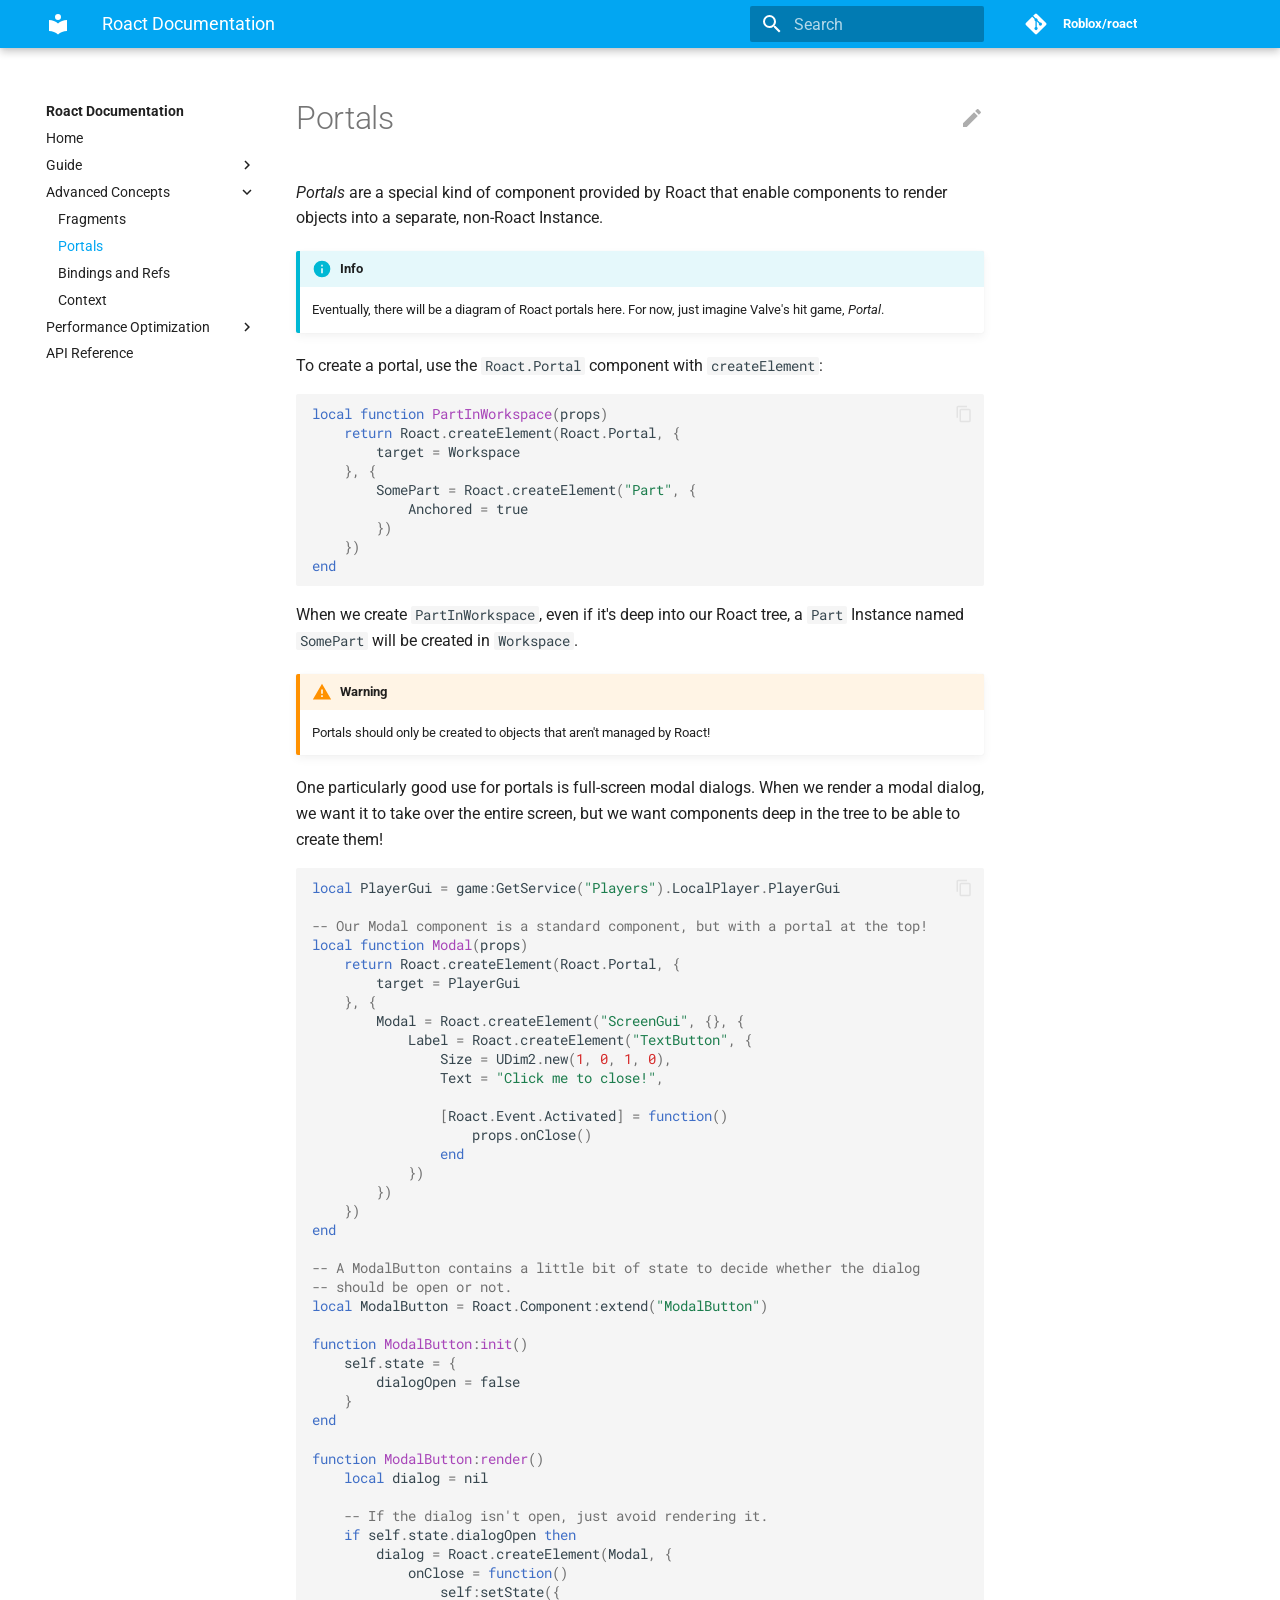
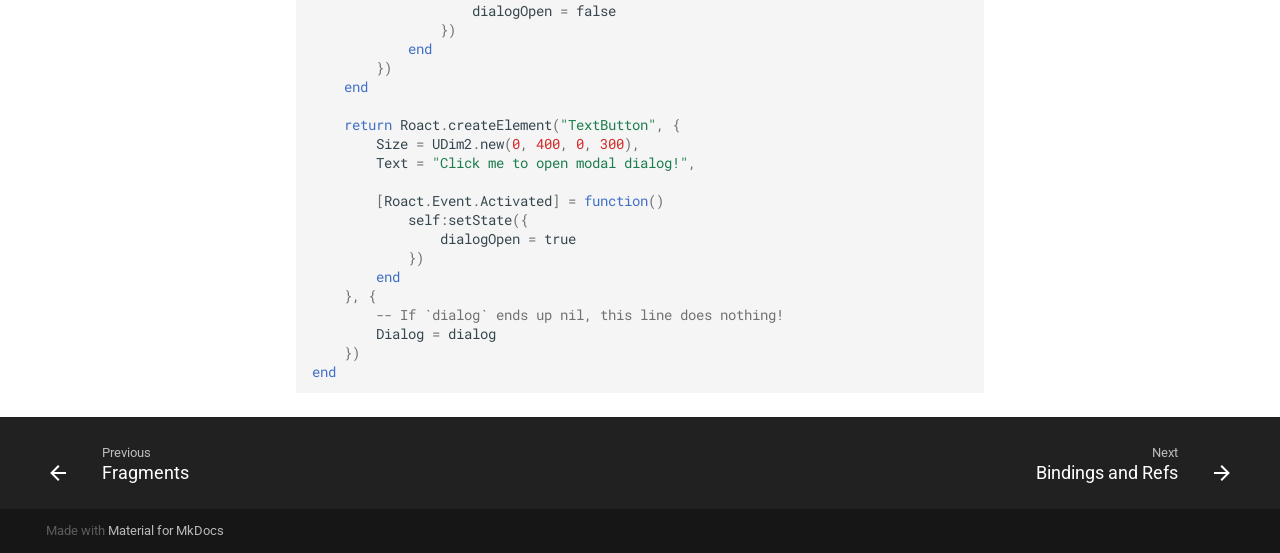
<file: advanced/portals/index.html>
<!doctype html>
<html lang="en" class="no-js">
  <head>
    
      <meta charset="utf-8">
      <meta name="viewport" content="width=device-width,initial-scale=1">
      
      
        <link rel="canonical" href="https://roblox.github.io/roact/advanced/portals/">
      
      
      <link rel="shortcut icon" href="../../assets/images/favicon.png">
      <meta name="generator" content="mkdocs-1.1.2, mkdocs-material-6.1.0">
    
    
      
        <title>Portals - Roact Documentation</title>
      
    
    
      <link rel="stylesheet" href="../../assets/stylesheets/main.bc7e593a.min.css">
      
        
        <link rel="stylesheet" href="../../assets/stylesheets/palette.ab28b872.min.css">
        
          
          
          <meta name="theme-color" content="#02a6f2">
        
      
    
    
    
      
        
        <link href="https://fonts.gstatic.com" rel="preconnect" crossorigin>
        <link rel="stylesheet" href="https://fonts.googleapis.com/css?family=Roboto:300,400,400i,700%7CRoboto+Mono&display=fallback">
        <style>body,input{font-family:"Roboto",-apple-system,BlinkMacSystemFont,Helvetica,Arial,sans-serif}code,kbd,pre{font-family:"Roboto Mono",SFMono-Regular,Consolas,Menlo,monospace}</style>
      
    
    
    
      <link rel="stylesheet" href="../../extra.css">
    
    
      
    
    
  </head>
  
  
    
    
    
    
    
    <body dir="ltr" data-md-color-scheme="preference" data-md-color-primary="light-blue" data-md-color-accent="light-blue">
      
        <script>matchMedia("(prefers-color-scheme: dark)").matches&&document.body.setAttribute("data-md-color-scheme","slate")</script>
      
  
    <input class="md-toggle" data-md-toggle="drawer" type="checkbox" id="__drawer" autocomplete="off">
    <input class="md-toggle" data-md-toggle="search" type="checkbox" id="__search" autocomplete="off">
    <label class="md-overlay" for="__drawer"></label>
    <div data-md-component="skip">
      
    </div>
    <div data-md-component="announce">
      
    </div>
    
      

<header class="md-header" data-md-component="header">
  <nav class="md-header-nav md-grid" aria-label="Header">
    <a href="https://roblox.github.io/roact/" title="Roact Documentation" class="md-header-nav__button md-logo" aria-label="Roact Documentation">
      
  
  <svg xmlns="http://www.w3.org/2000/svg" viewBox="0 0 24 24"><path d="M12 8a3 3 0 003-3 3 3 0 00-3-3 3 3 0 00-3 3 3 3 0 003 3m0 3.54C9.64 9.35 6.5 8 3 8v11c3.5 0 6.64 1.35 9 3.54 2.36-2.19 5.5-3.54 9-3.54V8c-3.5 0-6.64 1.35-9 3.54z"/></svg>

    </a>
    <label class="md-header-nav__button md-icon" for="__drawer">
      <svg xmlns="http://www.w3.org/2000/svg" viewBox="0 0 24 24"><path d="M3 6h18v2H3V6m0 5h18v2H3v-2m0 5h18v2H3v-2z"/></svg>
    </label>
    <div class="md-header-nav__title" data-md-component="header-title">
      
        <div class="md-header-nav__ellipsis">
          <span class="md-header-nav__topic md-ellipsis">
            Roact Documentation
          </span>
          <span class="md-header-nav__topic md-ellipsis">
            
              Portals
            
          </span>
        </div>
      
    </div>
    
      <label class="md-header-nav__button md-icon" for="__search">
        <svg xmlns="http://www.w3.org/2000/svg" viewBox="0 0 24 24"><path d="M9.5 3A6.5 6.5 0 0116 9.5c0 1.61-.59 3.09-1.56 4.23l.27.27h.79l5 5-1.5 1.5-5-5v-.79l-.27-.27A6.516 6.516 0 019.5 16 6.5 6.5 0 013 9.5 6.5 6.5 0 019.5 3m0 2C7 5 5 7 5 9.5S7 14 9.5 14 14 12 14 9.5 12 5 9.5 5z"/></svg>
      </label>
      
<div class="md-search" data-md-component="search" role="dialog">
  <label class="md-search__overlay" for="__search"></label>
  <div class="md-search__inner" role="search">
    <form class="md-search__form" name="search">
      <input type="text" class="md-search__input" name="query" aria-label="Search" placeholder="Search" autocapitalize="off" autocorrect="off" autocomplete="off" spellcheck="false" data-md-component="search-query" data-md-state="active">
      <label class="md-search__icon md-icon" for="__search">
        <svg xmlns="http://www.w3.org/2000/svg" viewBox="0 0 24 24"><path d="M9.5 3A6.5 6.5 0 0116 9.5c0 1.61-.59 3.09-1.56 4.23l.27.27h.79l5 5-1.5 1.5-5-5v-.79l-.27-.27A6.516 6.516 0 019.5 16 6.5 6.5 0 013 9.5 6.5 6.5 0 019.5 3m0 2C7 5 5 7 5 9.5S7 14 9.5 14 14 12 14 9.5 12 5 9.5 5z"/></svg>
        <svg xmlns="http://www.w3.org/2000/svg" viewBox="0 0 24 24"><path d="M20 11v2H8l5.5 5.5-1.42 1.42L4.16 12l7.92-7.92L13.5 5.5 8 11h12z"/></svg>
      </label>
      <button type="reset" class="md-search__icon md-icon" aria-label="Clear" data-md-component="search-reset" tabindex="-1">
        <svg xmlns="http://www.w3.org/2000/svg" viewBox="0 0 24 24"><path d="M19 6.41L17.59 5 12 10.59 6.41 5 5 6.41 10.59 12 5 17.59 6.41 19 12 13.41 17.59 19 19 17.59 13.41 12 19 6.41z"/></svg>
      </button>
    </form>
    <div class="md-search__output">
      <div class="md-search__scrollwrap" data-md-scrollfix>
        <div class="md-search-result" data-md-component="search-result">
          <div class="md-search-result__meta">
            Initializing search
          </div>
          <ol class="md-search-result__list"></ol>
        </div>
      </div>
    </div>
  </div>
</div>
    
    
      <div class="md-header-nav__source">
        
<a href="https://github.com/Roblox/roact/" title="Go to repository" class="md-source">
  <div class="md-source__icon md-icon">
    
    <svg xmlns="http://www.w3.org/2000/svg" viewBox="0 0 448 512"><path d="M439.55 236.05L244 40.45a28.87 28.87 0 00-40.81 0l-40.66 40.63 51.52 51.52c27.06-9.14 52.68 16.77 43.39 43.68l49.66 49.66c34.23-11.8 61.18 31 35.47 56.69-26.49 26.49-70.21-2.87-56-37.34L240.22 199v121.85c25.3 12.54 22.26 41.85 9.08 55a34.34 34.34 0 01-48.55 0c-17.57-17.6-11.07-46.91 11.25-56v-123c-20.8-8.51-24.6-30.74-18.64-45L142.57 101 8.45 235.14a28.86 28.86 0 000 40.81l195.61 195.6a28.86 28.86 0 0040.8 0l194.69-194.69a28.86 28.86 0 000-40.81z"/></svg>
  </div>
  <div class="md-source__repository">
    Roblox/roact
  </div>
</a>
      </div>
    
  </nav>
</header>
    
    <div class="md-container" data-md-component="container">
      
      
        
      
      <main class="md-main" data-md-component="main">
        <div class="md-main__inner md-grid">
          
            
              <div class="md-sidebar md-sidebar--primary" data-md-component="navigation">
                <div class="md-sidebar__scrollwrap">
                  <div class="md-sidebar__inner">
                    

<nav class="md-nav md-nav--primary" aria-label="Navigation" data-md-level="0">
  <label class="md-nav__title" for="__drawer">
    <a href="https://roblox.github.io/roact/" title="Roact Documentation" class="md-nav__button md-logo" aria-label="Roact Documentation">
      
  
  <svg xmlns="http://www.w3.org/2000/svg" viewBox="0 0 24 24"><path d="M12 8a3 3 0 003-3 3 3 0 00-3-3 3 3 0 00-3 3 3 3 0 003 3m0 3.54C9.64 9.35 6.5 8 3 8v11c3.5 0 6.64 1.35 9 3.54 2.36-2.19 5.5-3.54 9-3.54V8c-3.5 0-6.64 1.35-9 3.54z"/></svg>

    </a>
    Roact Documentation
  </label>
  
    <div class="md-nav__source">
      
<a href="https://github.com/Roblox/roact/" title="Go to repository" class="md-source">
  <div class="md-source__icon md-icon">
    
    <svg xmlns="http://www.w3.org/2000/svg" viewBox="0 0 448 512"><path d="M439.55 236.05L244 40.45a28.87 28.87 0 00-40.81 0l-40.66 40.63 51.52 51.52c27.06-9.14 52.68 16.77 43.39 43.68l49.66 49.66c34.23-11.8 61.18 31 35.47 56.69-26.49 26.49-70.21-2.87-56-37.34L240.22 199v121.85c25.3 12.54 22.26 41.85 9.08 55a34.34 34.34 0 01-48.55 0c-17.57-17.6-11.07-46.91 11.25-56v-123c-20.8-8.51-24.6-30.74-18.64-45L142.57 101 8.45 235.14a28.86 28.86 0 000 40.81l195.61 195.6a28.86 28.86 0 0040.8 0l194.69-194.69a28.86 28.86 0 000-40.81z"/></svg>
  </div>
  <div class="md-source__repository">
    Roblox/roact
  </div>
</a>
    </div>
  
  <ul class="md-nav__list" data-md-scrollfix>
    
      
      
      


  <li class="md-nav__item">
    <a href="../.." class="md-nav__link">
      Home
    </a>
  </li>

    
      
      
      


  <li class="md-nav__item md-nav__item--nested">
    
      <input class="md-nav__toggle md-toggle" data-md-toggle="nav-2" type="checkbox" id="nav-2">
    
    <label class="md-nav__link" for="nav-2">
      Guide
      <span class="md-nav__icon md-icon"></span>
    </label>
    <nav class="md-nav" aria-label="Guide" data-md-level="1">
      <label class="md-nav__title" for="nav-2">
        <span class="md-nav__icon md-icon"></span>
        Guide
      </label>
      <ul class="md-nav__list" data-md-scrollfix>
        
        
          
          
          


  <li class="md-nav__item">
    <a href="../../guide/installation/" class="md-nav__link">
      Installation
    </a>
  </li>

        
          
          
          


  <li class="md-nav__item">
    <a href="../../guide/hello-roact/" class="md-nav__link">
      Hello, Roact!
    </a>
  </li>

        
          
          
          


  <li class="md-nav__item">
    <a href="../../guide/elements/" class="md-nav__link">
      Elements
    </a>
  </li>

        
          
          
          


  <li class="md-nav__item">
    <a href="../../guide/components/" class="md-nav__link">
      Components
    </a>
  </li>

        
          
          
          


  <li class="md-nav__item">
    <a href="../../guide/state-and-lifecycle/" class="md-nav__link">
      State and Lifecycle
    </a>
  </li>

        
          
          
          


  <li class="md-nav__item">
    <a href="../../guide/events/" class="md-nav__link">
      Events
    </a>
  </li>

        
      </ul>
    </nav>
  </li>

    
      
      
      

  


  <li class="md-nav__item md-nav__item--active md-nav__item--nested">
    
      <input class="md-nav__toggle md-toggle" data-md-toggle="nav-3" type="checkbox" id="nav-3" checked>
    
    <label class="md-nav__link" for="nav-3">
      Advanced Concepts
      <span class="md-nav__icon md-icon"></span>
    </label>
    <nav class="md-nav" aria-label="Advanced Concepts" data-md-level="1">
      <label class="md-nav__title" for="nav-3">
        <span class="md-nav__icon md-icon"></span>
        Advanced Concepts
      </label>
      <ul class="md-nav__list" data-md-scrollfix>
        
        
          
          
          


  <li class="md-nav__item">
    <a href="../fragments/" class="md-nav__link">
      Fragments
    </a>
  </li>

        
          
          
          

  


  <li class="md-nav__item md-nav__item--active">
    
    <input class="md-nav__toggle md-toggle" data-md-toggle="toc" type="checkbox" id="__toc">
    
    
    <a href="./" class="md-nav__link md-nav__link--active">
      Portals
    </a>
    
  </li>

        
          
          
          


  <li class="md-nav__item">
    <a href="../bindings-and-refs/" class="md-nav__link">
      Bindings and Refs
    </a>
  </li>

        
          
          
          


  <li class="md-nav__item">
    <a href="../context/" class="md-nav__link">
      Context
    </a>
  </li>

        
      </ul>
    </nav>
  </li>

    
      
      
      


  <li class="md-nav__item md-nav__item--nested">
    
      <input class="md-nav__toggle md-toggle" data-md-toggle="nav-4" type="checkbox" id="nav-4">
    
    <label class="md-nav__link" for="nav-4">
      Performance Optimization
      <span class="md-nav__icon md-icon"></span>
    </label>
    <nav class="md-nav" aria-label="Performance Optimization" data-md-level="1">
      <label class="md-nav__title" for="nav-4">
        <span class="md-nav__icon md-icon"></span>
        Performance Optimization
      </label>
      <ul class="md-nav__list" data-md-scrollfix>
        
        
          
          
          


  <li class="md-nav__item">
    <a href="../../performance/overview/" class="md-nav__link">
      Overview
    </a>
  </li>

        
          
          
          


  <li class="md-nav__item">
    <a href="../../performance/reduce-reconciliation/" class="md-nav__link">
      Reduce Reconcilation
    </a>
  </li>

        
      </ul>
    </nav>
  </li>

    
      
      
      


  <li class="md-nav__item">
    <a href="../../api-reference/" class="md-nav__link">
      API Reference
    </a>
  </li>

    
  </ul>
</nav>
                  </div>
                </div>
              </div>
            
            
          
          <div class="md-content">
            <article class="md-content__inner md-typeset">
              
                
                  <a href="https://github.com/Roblox/roact/edit/master/docs/advanced/portals.md" title="Edit this page" class="md-content__button md-icon">
                    <svg xmlns="http://www.w3.org/2000/svg" viewBox="0 0 24 24"><path d="M20.71 7.04c.39-.39.39-1.04 0-1.41l-2.34-2.34c-.37-.39-1.02-.39-1.41 0l-1.84 1.83 3.75 3.75M3 17.25V21h3.75L17.81 9.93l-3.75-3.75L3 17.25z"/></svg>
                  </a>
                
                
                  <h1>Portals</h1>
                
                <p><em>Portals</em> are a special kind of component provided by Roact that enable components to render objects into a separate, non-Roact Instance.</p>
<div class="admonition info">
<p class="admonition-title">Info</p>
<p>Eventually, there will be a diagram of Roact portals here. For now, just imagine Valve's hit game, <em>Portal</em>.</p>
</div>
<p>To create a portal, use the <code>Roact.Portal</code> component with <code>createElement</code>:</p>
<div class="highlight"><pre><span></span><code><span class="kd">local</span> <span class="kr">function</span> <span class="nf">PartInWorkspace</span><span class="p">(</span><span class="n">props</span><span class="p">)</span>
    <span class="kr">return</span> <span class="n">Roact</span><span class="p">.</span><span class="n">createElement</span><span class="p">(</span><span class="n">Roact</span><span class="p">.</span><span class="n">Portal</span><span class="p">,</span> <span class="p">{</span>
        <span class="n">target</span> <span class="o">=</span> <span class="n">Workspace</span>
    <span class="p">},</span> <span class="p">{</span>
        <span class="n">SomePart</span> <span class="o">=</span> <span class="n">Roact</span><span class="p">.</span><span class="n">createElement</span><span class="p">(</span><span class="s2">&quot;Part&quot;</span><span class="p">,</span> <span class="p">{</span>
            <span class="n">Anchored</span> <span class="o">=</span> <span class="kc">true</span>
        <span class="p">})</span>
    <span class="p">})</span>
<span class="kr">end</span>
</code></pre></div>
<p>When we create <code>PartInWorkspace</code>, even if it's deep into our Roact tree, a <code>Part</code> Instance named <code>SomePart</code> will be created in <code>Workspace</code>.</p>
<div class="admonition warning">
<p class="admonition-title">Warning</p>
<p>Portals should only be created to objects that aren't managed by Roact!</p>
</div>
<p>One particularly good use for portals is full-screen modal dialogs. When we render a modal dialog, we want it to take over the entire screen, but we want components deep in the tree to be able to create them!</p>
<div class="highlight"><pre><span></span><code><span class="kd">local</span> <span class="n">PlayerGui</span> <span class="o">=</span> <span class="n">game</span><span class="p">:</span><span class="n">GetService</span><span class="p">(</span><span class="s2">&quot;Players&quot;</span><span class="p">).</span><span class="n">LocalPlayer</span><span class="p">.</span><span class="n">PlayerGui</span>

<span class="c1">-- Our Modal component is a standard component, but with a portal at the top!</span>
<span class="kd">local</span> <span class="kr">function</span> <span class="nf">Modal</span><span class="p">(</span><span class="n">props</span><span class="p">)</span>
    <span class="kr">return</span> <span class="n">Roact</span><span class="p">.</span><span class="n">createElement</span><span class="p">(</span><span class="n">Roact</span><span class="p">.</span><span class="n">Portal</span><span class="p">,</span> <span class="p">{</span>
        <span class="n">target</span> <span class="o">=</span> <span class="n">PlayerGui</span>
    <span class="p">},</span> <span class="p">{</span>
        <span class="n">Modal</span> <span class="o">=</span> <span class="n">Roact</span><span class="p">.</span><span class="n">createElement</span><span class="p">(</span><span class="s2">&quot;ScreenGui&quot;</span><span class="p">,</span> <span class="p">{},</span> <span class="p">{</span>
            <span class="n">Label</span> <span class="o">=</span> <span class="n">Roact</span><span class="p">.</span><span class="n">createElement</span><span class="p">(</span><span class="s2">&quot;TextButton&quot;</span><span class="p">,</span> <span class="p">{</span>
                <span class="n">Size</span> <span class="o">=</span> <span class="n">UDim2</span><span class="p">.</span><span class="n">new</span><span class="p">(</span><span class="mi">1</span><span class="p">,</span> <span class="mi">0</span><span class="p">,</span> <span class="mi">1</span><span class="p">,</span> <span class="mi">0</span><span class="p">),</span>
                <span class="n">Text</span> <span class="o">=</span> <span class="s2">&quot;Click me to close!&quot;</span><span class="p">,</span>

                <span class="p">[</span><span class="n">Roact</span><span class="p">.</span><span class="n">Event</span><span class="p">.</span><span class="n">Activated</span><span class="p">]</span> <span class="o">=</span> <span class="kr">function</span><span class="p">()</span>
                    <span class="n">props</span><span class="p">.</span><span class="n">onClose</span><span class="p">()</span>
                <span class="kr">end</span>
            <span class="p">})</span>
        <span class="p">})</span>
    <span class="p">})</span>
<span class="kr">end</span>

<span class="c1">-- A ModalButton contains a little bit of state to decide whether the dialog</span>
<span class="c1">-- should be open or not.</span>
<span class="kd">local</span> <span class="n">ModalButton</span> <span class="o">=</span> <span class="n">Roact</span><span class="p">.</span><span class="n">Component</span><span class="p">:</span><span class="n">extend</span><span class="p">(</span><span class="s2">&quot;ModalButton&quot;</span><span class="p">)</span>

<span class="kr">function</span> <span class="nc">ModalButton</span><span class="p">:</span><span class="nf">init</span><span class="p">()</span>
    <span class="n">self</span><span class="p">.</span><span class="n">state</span> <span class="o">=</span> <span class="p">{</span>
        <span class="n">dialogOpen</span> <span class="o">=</span> <span class="kc">false</span>
    <span class="p">}</span>
<span class="kr">end</span>

<span class="kr">function</span> <span class="nc">ModalButton</span><span class="p">:</span><span class="nf">render</span><span class="p">()</span>
    <span class="kd">local</span> <span class="n">dialog</span> <span class="o">=</span> <span class="kc">nil</span>

    <span class="c1">-- If the dialog isn&#39;t open, just avoid rendering it.</span>
    <span class="kr">if</span> <span class="n">self</span><span class="p">.</span><span class="n">state</span><span class="p">.</span><span class="n">dialogOpen</span> <span class="kr">then</span>
        <span class="n">dialog</span> <span class="o">=</span> <span class="n">Roact</span><span class="p">.</span><span class="n">createElement</span><span class="p">(</span><span class="n">Modal</span><span class="p">,</span> <span class="p">{</span>
            <span class="n">onClose</span> <span class="o">=</span> <span class="kr">function</span><span class="p">()</span>
                <span class="n">self</span><span class="p">:</span><span class="n">setState</span><span class="p">({</span>
                    <span class="n">dialogOpen</span> <span class="o">=</span> <span class="kc">false</span>
                <span class="p">})</span>
            <span class="kr">end</span>
        <span class="p">})</span>
    <span class="kr">end</span>

    <span class="kr">return</span> <span class="n">Roact</span><span class="p">.</span><span class="n">createElement</span><span class="p">(</span><span class="s2">&quot;TextButton&quot;</span><span class="p">,</span> <span class="p">{</span>
        <span class="n">Size</span> <span class="o">=</span> <span class="n">UDim2</span><span class="p">.</span><span class="n">new</span><span class="p">(</span><span class="mi">0</span><span class="p">,</span> <span class="mi">400</span><span class="p">,</span> <span class="mi">0</span><span class="p">,</span> <span class="mi">300</span><span class="p">),</span>
        <span class="n">Text</span> <span class="o">=</span> <span class="s2">&quot;Click me to open modal dialog!&quot;</span><span class="p">,</span>

        <span class="p">[</span><span class="n">Roact</span><span class="p">.</span><span class="n">Event</span><span class="p">.</span><span class="n">Activated</span><span class="p">]</span> <span class="o">=</span> <span class="kr">function</span><span class="p">()</span>
            <span class="n">self</span><span class="p">:</span><span class="n">setState</span><span class="p">({</span>
                <span class="n">dialogOpen</span> <span class="o">=</span> <span class="kc">true</span>
            <span class="p">})</span>
        <span class="kr">end</span>
    <span class="p">},</span> <span class="p">{</span>
        <span class="c1">-- If `dialog` ends up nil, this line does nothing!</span>
        <span class="n">Dialog</span> <span class="o">=</span> <span class="n">dialog</span>
    <span class="p">})</span>
<span class="kr">end</span>
</code></pre></div>
                
              
              
                


              
            </article>
          </div>
        </div>
      </main>
      
        
<footer class="md-footer">
  
    <div class="md-footer-nav">
      <nav class="md-footer-nav__inner md-grid" aria-label="Footer">
        
          <a href="../fragments/" class="md-footer-nav__link md-footer-nav__link--prev" rel="prev">
            <div class="md-footer-nav__button md-icon">
              <svg xmlns="http://www.w3.org/2000/svg" viewBox="0 0 24 24"><path d="M20 11v2H8l5.5 5.5-1.42 1.42L4.16 12l7.92-7.92L13.5 5.5 8 11h12z"/></svg>
            </div>
            <div class="md-footer-nav__title">
              <div class="md-ellipsis">
                <span class="md-footer-nav__direction">
                  Previous
                </span>
                Fragments
              </div>
            </div>
          </a>
        
        
          <a href="../bindings-and-refs/" class="md-footer-nav__link md-footer-nav__link--next" rel="next">
            <div class="md-footer-nav__title">
              <div class="md-ellipsis">
                <span class="md-footer-nav__direction">
                  Next
                </span>
                Bindings and Refs
              </div>
            </div>
            <div class="md-footer-nav__button md-icon">
              <svg xmlns="http://www.w3.org/2000/svg" viewBox="0 0 24 24"><path d="M4 11v2h12l-5.5 5.5 1.42 1.42L19.84 12l-7.92-7.92L10.5 5.5 16 11H4z"/></svg>
            </div>
          </a>
        
      </nav>
    </div>
  
  <div class="md-footer-meta md-typeset">
    <div class="md-footer-meta__inner md-grid">
      <div class="md-footer-copyright">
        
        Made with
        <a href="https://squidfunk.github.io/mkdocs-material/" target="_blank" rel="noopener">
          Material for MkDocs
        </a>
      </div>
      
    </div>
  </div>
</footer>
      
    </div>
    
      <script src="../../assets/javascripts/vendor.6a3d08fc.min.js"></script>
      <script src="../../assets/javascripts/bundle.71201edf.min.js"></script><script id="__lang" type="application/json">{"clipboard.copy": "Copy to clipboard", "clipboard.copied": "Copied to clipboard", "search.config.lang": "en", "search.config.pipeline": "trimmer, stopWordFilter", "search.config.separator": "[\\s\\-]+", "search.placeholder": "Search", "search.result.placeholder": "Type to start searching", "search.result.none": "No matching documents", "search.result.one": "1 matching document", "search.result.other": "# matching documents", "search.result.more.one": "1 more on this page", "search.result.more.other": "# more on this page", "search.result.term.missing": "Missing"}</script>
      
      <script>
        app = initialize({
          base: "../..",
          features: [],
          search: Object.assign({
            worker: "../../assets/javascripts/worker/search.4ac00218.min.js"
          }, typeof search !== "undefined" && search)
        })
      </script>
      
    
  </body>
</html>
</file>
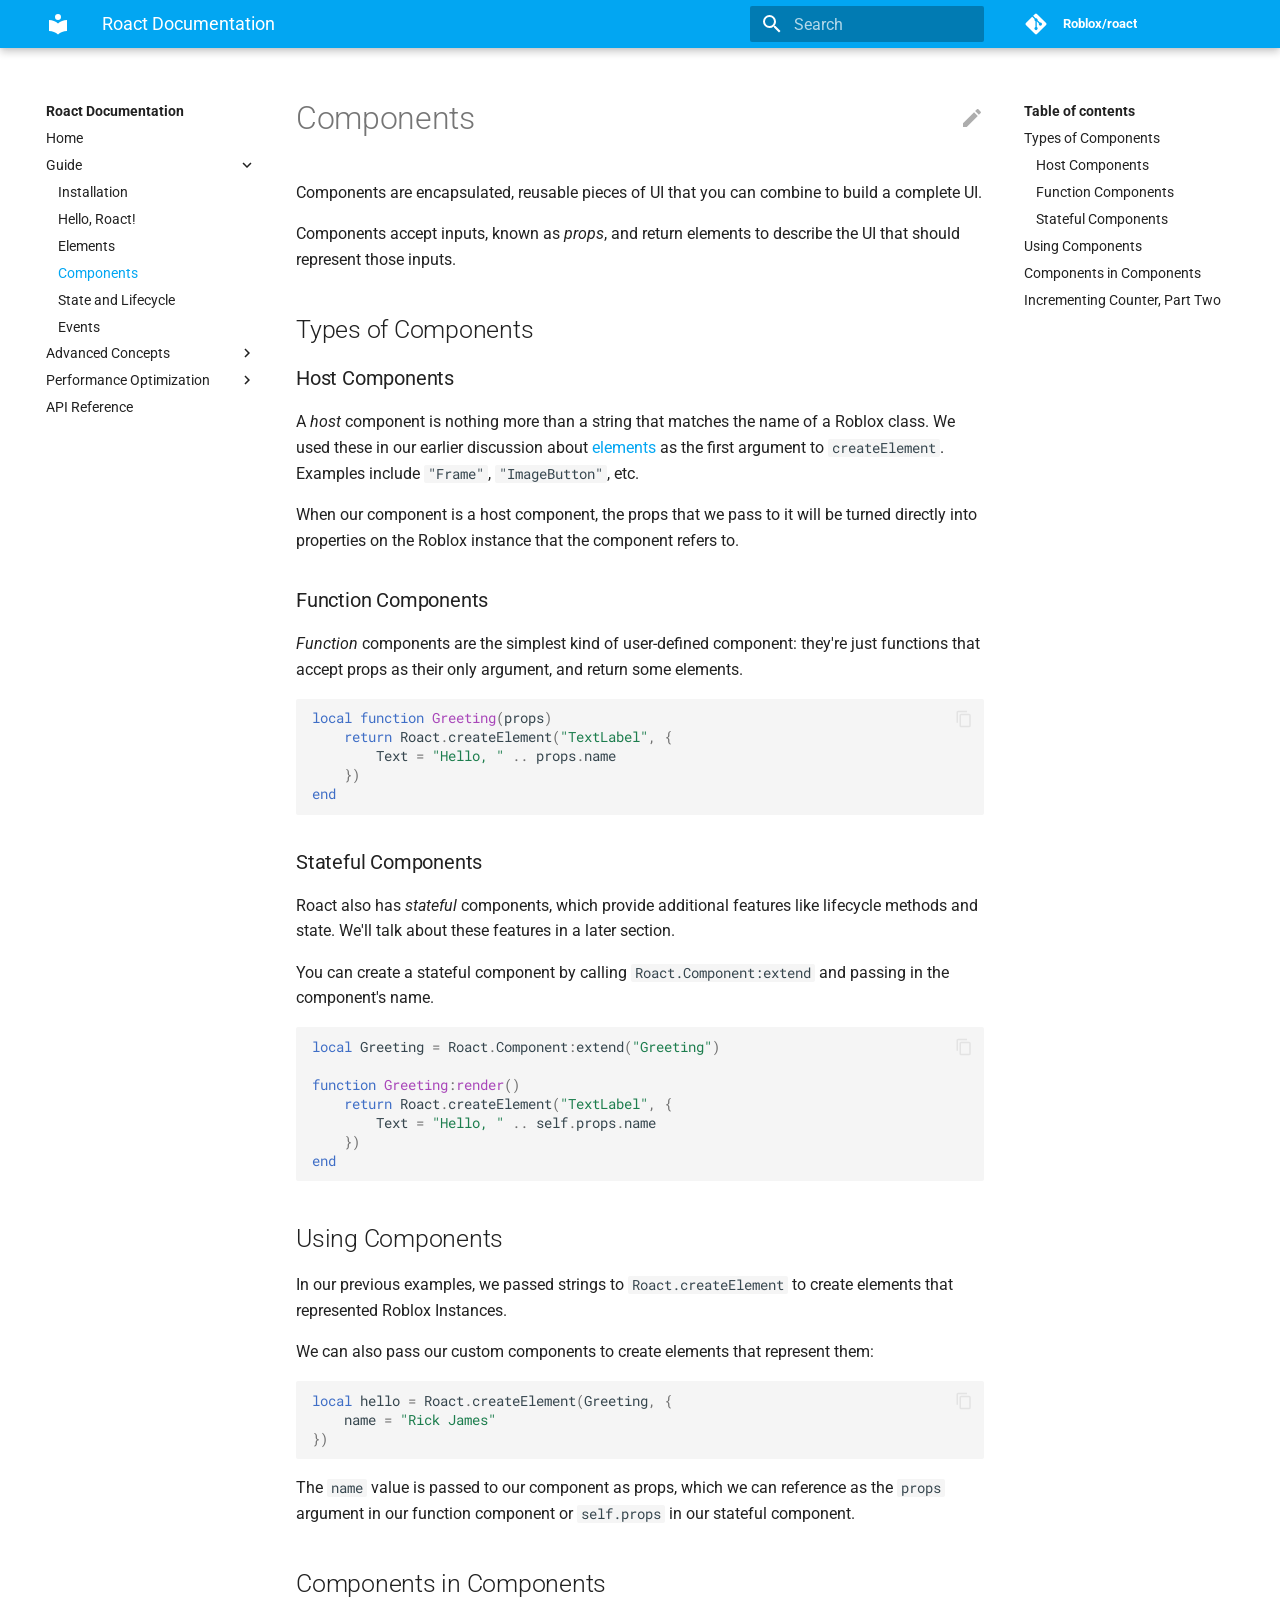
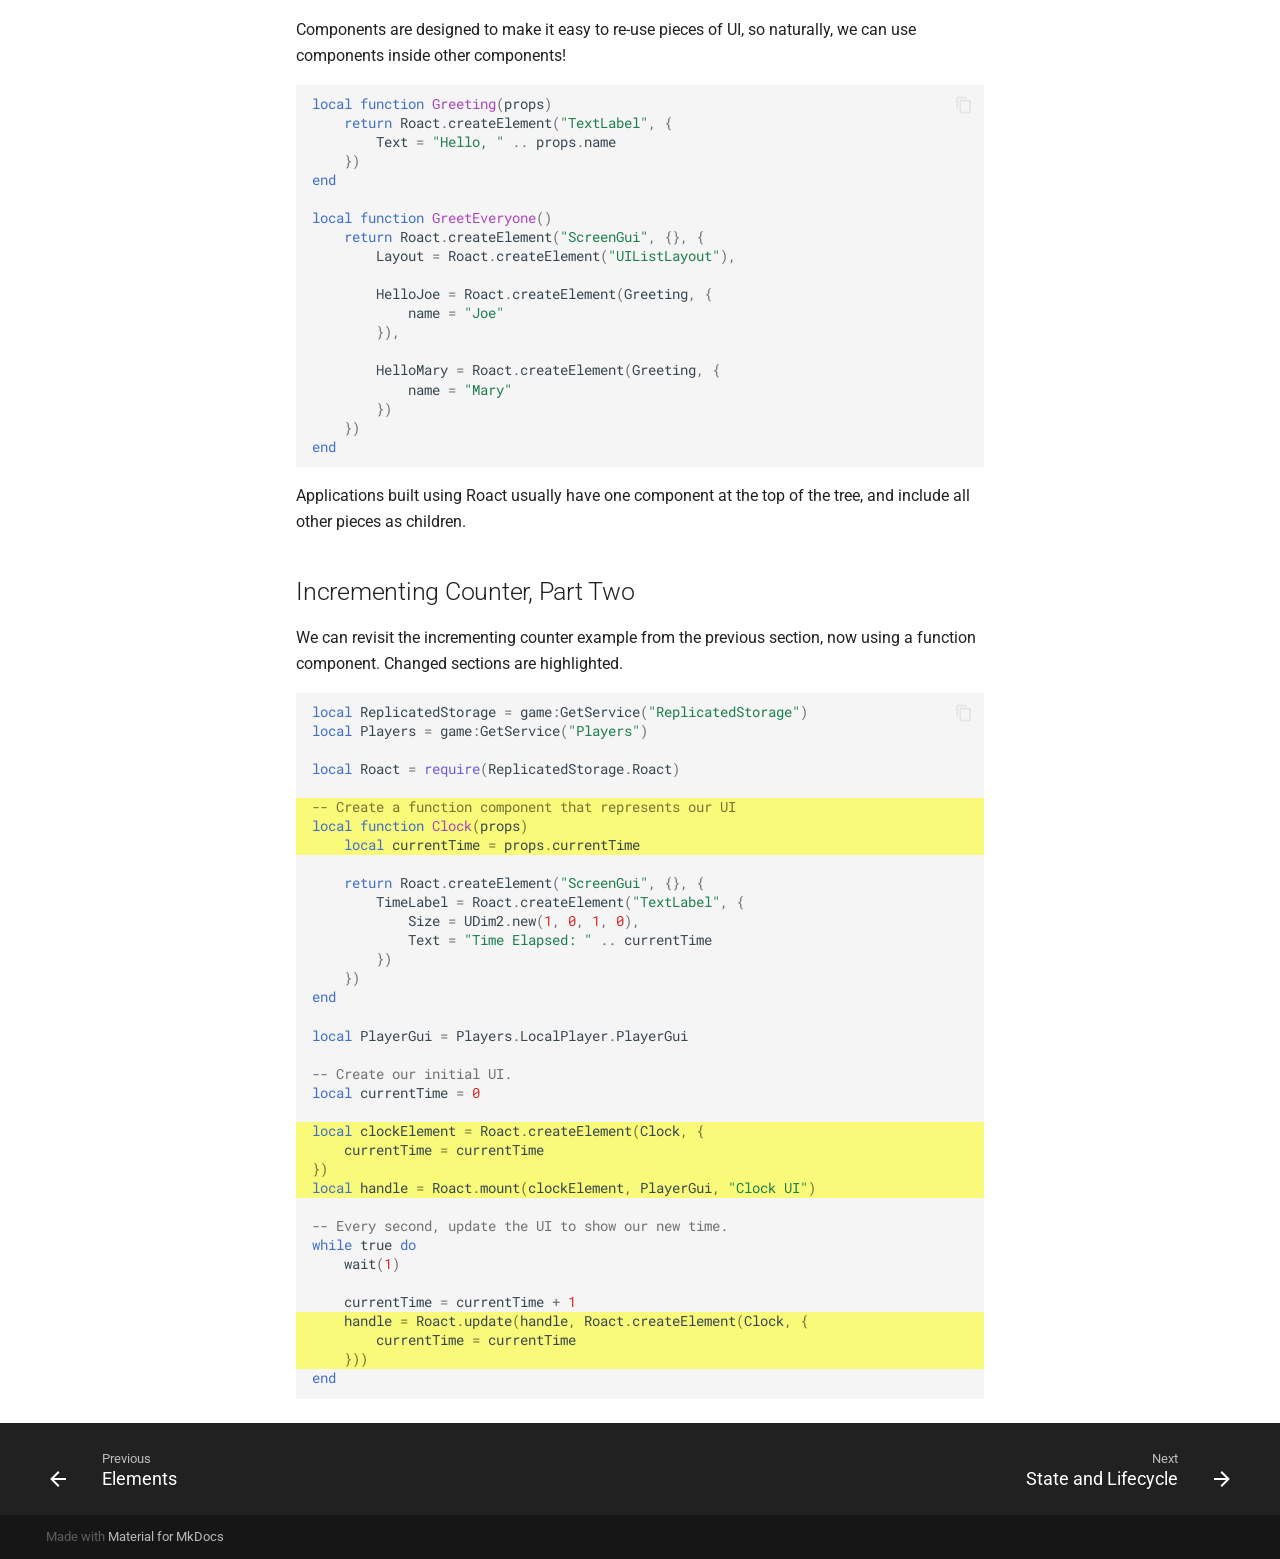
<file: guide/components/index.html>
<!doctype html>
<html lang="en" class="no-js">
  <head>
    
      <meta charset="utf-8">
      <meta name="viewport" content="width=device-width,initial-scale=1">
      
      
        <link rel="canonical" href="https://roblox.github.io/roact/guide/components/">
      
      
      <link rel="shortcut icon" href="../../assets/images/favicon.png">
      <meta name="generator" content="mkdocs-1.1.2, mkdocs-material-6.1.0">
    
    
      
        <title>Components - Roact Documentation</title>
      
    
    
      <link rel="stylesheet" href="../../assets/stylesheets/main.bc7e593a.min.css">
      
        
        <link rel="stylesheet" href="../../assets/stylesheets/palette.ab28b872.min.css">
        
          
          
          <meta name="theme-color" content="#02a6f2">
        
      
    
    
    
      
        
        <link href="https://fonts.gstatic.com" rel="preconnect" crossorigin>
        <link rel="stylesheet" href="https://fonts.googleapis.com/css?family=Roboto:300,400,400i,700%7CRoboto+Mono&display=fallback">
        <style>body,input{font-family:"Roboto",-apple-system,BlinkMacSystemFont,Helvetica,Arial,sans-serif}code,kbd,pre{font-family:"Roboto Mono",SFMono-Regular,Consolas,Menlo,monospace}</style>
      
    
    
    
      <link rel="stylesheet" href="../../extra.css">
    
    
      
    
    
  </head>
  
  
    
    
    
    
    
    <body dir="ltr" data-md-color-scheme="preference" data-md-color-primary="light-blue" data-md-color-accent="light-blue">
      
        <script>matchMedia("(prefers-color-scheme: dark)").matches&&document.body.setAttribute("data-md-color-scheme","slate")</script>
      
  
    <input class="md-toggle" data-md-toggle="drawer" type="checkbox" id="__drawer" autocomplete="off">
    <input class="md-toggle" data-md-toggle="search" type="checkbox" id="__search" autocomplete="off">
    <label class="md-overlay" for="__drawer"></label>
    <div data-md-component="skip">
      
        
        <a href="#types-of-components" class="md-skip">
          Skip to content
        </a>
      
    </div>
    <div data-md-component="announce">
      
    </div>
    
      

<header class="md-header" data-md-component="header">
  <nav class="md-header-nav md-grid" aria-label="Header">
    <a href="https://roblox.github.io/roact/" title="Roact Documentation" class="md-header-nav__button md-logo" aria-label="Roact Documentation">
      
  
  <svg xmlns="http://www.w3.org/2000/svg" viewBox="0 0 24 24"><path d="M12 8a3 3 0 003-3 3 3 0 00-3-3 3 3 0 00-3 3 3 3 0 003 3m0 3.54C9.64 9.35 6.5 8 3 8v11c3.5 0 6.64 1.35 9 3.54 2.36-2.19 5.5-3.54 9-3.54V8c-3.5 0-6.64 1.35-9 3.54z"/></svg>

    </a>
    <label class="md-header-nav__button md-icon" for="__drawer">
      <svg xmlns="http://www.w3.org/2000/svg" viewBox="0 0 24 24"><path d="M3 6h18v2H3V6m0 5h18v2H3v-2m0 5h18v2H3v-2z"/></svg>
    </label>
    <div class="md-header-nav__title" data-md-component="header-title">
      
        <div class="md-header-nav__ellipsis">
          <span class="md-header-nav__topic md-ellipsis">
            Roact Documentation
          </span>
          <span class="md-header-nav__topic md-ellipsis">
            
              Components
            
          </span>
        </div>
      
    </div>
    
      <label class="md-header-nav__button md-icon" for="__search">
        <svg xmlns="http://www.w3.org/2000/svg" viewBox="0 0 24 24"><path d="M9.5 3A6.5 6.5 0 0116 9.5c0 1.61-.59 3.09-1.56 4.23l.27.27h.79l5 5-1.5 1.5-5-5v-.79l-.27-.27A6.516 6.516 0 019.5 16 6.5 6.5 0 013 9.5 6.5 6.5 0 019.5 3m0 2C7 5 5 7 5 9.5S7 14 9.5 14 14 12 14 9.5 12 5 9.5 5z"/></svg>
      </label>
      
<div class="md-search" data-md-component="search" role="dialog">
  <label class="md-search__overlay" for="__search"></label>
  <div class="md-search__inner" role="search">
    <form class="md-search__form" name="search">
      <input type="text" class="md-search__input" name="query" aria-label="Search" placeholder="Search" autocapitalize="off" autocorrect="off" autocomplete="off" spellcheck="false" data-md-component="search-query" data-md-state="active">
      <label class="md-search__icon md-icon" for="__search">
        <svg xmlns="http://www.w3.org/2000/svg" viewBox="0 0 24 24"><path d="M9.5 3A6.5 6.5 0 0116 9.5c0 1.61-.59 3.09-1.56 4.23l.27.27h.79l5 5-1.5 1.5-5-5v-.79l-.27-.27A6.516 6.516 0 019.5 16 6.5 6.5 0 013 9.5 6.5 6.5 0 019.5 3m0 2C7 5 5 7 5 9.5S7 14 9.5 14 14 12 14 9.5 12 5 9.5 5z"/></svg>
        <svg xmlns="http://www.w3.org/2000/svg" viewBox="0 0 24 24"><path d="M20 11v2H8l5.5 5.5-1.42 1.42L4.16 12l7.92-7.92L13.5 5.5 8 11h12z"/></svg>
      </label>
      <button type="reset" class="md-search__icon md-icon" aria-label="Clear" data-md-component="search-reset" tabindex="-1">
        <svg xmlns="http://www.w3.org/2000/svg" viewBox="0 0 24 24"><path d="M19 6.41L17.59 5 12 10.59 6.41 5 5 6.41 10.59 12 5 17.59 6.41 19 12 13.41 17.59 19 19 17.59 13.41 12 19 6.41z"/></svg>
      </button>
    </form>
    <div class="md-search__output">
      <div class="md-search__scrollwrap" data-md-scrollfix>
        <div class="md-search-result" data-md-component="search-result">
          <div class="md-search-result__meta">
            Initializing search
          </div>
          <ol class="md-search-result__list"></ol>
        </div>
      </div>
    </div>
  </div>
</div>
    
    
      <div class="md-header-nav__source">
        
<a href="https://github.com/Roblox/roact/" title="Go to repository" class="md-source">
  <div class="md-source__icon md-icon">
    
    <svg xmlns="http://www.w3.org/2000/svg" viewBox="0 0 448 512"><path d="M439.55 236.05L244 40.45a28.87 28.87 0 00-40.81 0l-40.66 40.63 51.52 51.52c27.06-9.14 52.68 16.77 43.39 43.68l49.66 49.66c34.23-11.8 61.18 31 35.47 56.69-26.49 26.49-70.21-2.87-56-37.34L240.22 199v121.85c25.3 12.54 22.26 41.85 9.08 55a34.34 34.34 0 01-48.55 0c-17.57-17.6-11.07-46.91 11.25-56v-123c-20.8-8.51-24.6-30.74-18.64-45L142.57 101 8.45 235.14a28.86 28.86 0 000 40.81l195.61 195.6a28.86 28.86 0 0040.8 0l194.69-194.69a28.86 28.86 0 000-40.81z"/></svg>
  </div>
  <div class="md-source__repository">
    Roblox/roact
  </div>
</a>
      </div>
    
  </nav>
</header>
    
    <div class="md-container" data-md-component="container">
      
      
        
      
      <main class="md-main" data-md-component="main">
        <div class="md-main__inner md-grid">
          
            
              <div class="md-sidebar md-sidebar--primary" data-md-component="navigation">
                <div class="md-sidebar__scrollwrap">
                  <div class="md-sidebar__inner">
                    

<nav class="md-nav md-nav--primary" aria-label="Navigation" data-md-level="0">
  <label class="md-nav__title" for="__drawer">
    <a href="https://roblox.github.io/roact/" title="Roact Documentation" class="md-nav__button md-logo" aria-label="Roact Documentation">
      
  
  <svg xmlns="http://www.w3.org/2000/svg" viewBox="0 0 24 24"><path d="M12 8a3 3 0 003-3 3 3 0 00-3-3 3 3 0 00-3 3 3 3 0 003 3m0 3.54C9.64 9.35 6.5 8 3 8v11c3.5 0 6.64 1.35 9 3.54 2.36-2.19 5.5-3.54 9-3.54V8c-3.5 0-6.64 1.35-9 3.54z"/></svg>

    </a>
    Roact Documentation
  </label>
  
    <div class="md-nav__source">
      
<a href="https://github.com/Roblox/roact/" title="Go to repository" class="md-source">
  <div class="md-source__icon md-icon">
    
    <svg xmlns="http://www.w3.org/2000/svg" viewBox="0 0 448 512"><path d="M439.55 236.05L244 40.45a28.87 28.87 0 00-40.81 0l-40.66 40.63 51.52 51.52c27.06-9.14 52.68 16.77 43.39 43.68l49.66 49.66c34.23-11.8 61.18 31 35.47 56.69-26.49 26.49-70.21-2.87-56-37.34L240.22 199v121.85c25.3 12.54 22.26 41.85 9.08 55a34.34 34.34 0 01-48.55 0c-17.57-17.6-11.07-46.91 11.25-56v-123c-20.8-8.51-24.6-30.74-18.64-45L142.57 101 8.45 235.14a28.86 28.86 0 000 40.81l195.61 195.6a28.86 28.86 0 0040.8 0l194.69-194.69a28.86 28.86 0 000-40.81z"/></svg>
  </div>
  <div class="md-source__repository">
    Roblox/roact
  </div>
</a>
    </div>
  
  <ul class="md-nav__list" data-md-scrollfix>
    
      
      
      


  <li class="md-nav__item">
    <a href="../.." class="md-nav__link">
      Home
    </a>
  </li>

    
      
      
      

  


  <li class="md-nav__item md-nav__item--active md-nav__item--nested">
    
      <input class="md-nav__toggle md-toggle" data-md-toggle="nav-2" type="checkbox" id="nav-2" checked>
    
    <label class="md-nav__link" for="nav-2">
      Guide
      <span class="md-nav__icon md-icon"></span>
    </label>
    <nav class="md-nav" aria-label="Guide" data-md-level="1">
      <label class="md-nav__title" for="nav-2">
        <span class="md-nav__icon md-icon"></span>
        Guide
      </label>
      <ul class="md-nav__list" data-md-scrollfix>
        
        
          
          
          


  <li class="md-nav__item">
    <a href="../installation/" class="md-nav__link">
      Installation
    </a>
  </li>

        
          
          
          


  <li class="md-nav__item">
    <a href="../hello-roact/" class="md-nav__link">
      Hello, Roact!
    </a>
  </li>

        
          
          
          


  <li class="md-nav__item">
    <a href="../elements/" class="md-nav__link">
      Elements
    </a>
  </li>

        
          
          
          

  


  <li class="md-nav__item md-nav__item--active">
    
    <input class="md-nav__toggle md-toggle" data-md-toggle="toc" type="checkbox" id="__toc">
    
    
      <label class="md-nav__link md-nav__link--active" for="__toc">
        Components
        <span class="md-nav__icon md-icon"></span>
      </label>
    
    <a href="./" class="md-nav__link md-nav__link--active">
      Components
    </a>
    
      
<nav class="md-nav md-nav--secondary" aria-label="Table of contents">
  
  
  
    <label class="md-nav__title" for="__toc">
      <span class="md-nav__icon md-icon"></span>
      Table of contents
    </label>
    <ul class="md-nav__list" data-md-scrollfix>
      
        <li class="md-nav__item">
  <a href="#types-of-components" class="md-nav__link">
    Types of Components
  </a>
  
    <nav class="md-nav" aria-label="Types of Components">
      <ul class="md-nav__list">
        
          <li class="md-nav__item">
  <a href="#host-components" class="md-nav__link">
    Host Components
  </a>
  
</li>
        
          <li class="md-nav__item">
  <a href="#function-components" class="md-nav__link">
    Function Components
  </a>
  
</li>
        
          <li class="md-nav__item">
  <a href="#stateful-components" class="md-nav__link">
    Stateful Components
  </a>
  
</li>
        
      </ul>
    </nav>
  
</li>
      
        <li class="md-nav__item">
  <a href="#using-components" class="md-nav__link">
    Using Components
  </a>
  
</li>
      
        <li class="md-nav__item">
  <a href="#components-in-components" class="md-nav__link">
    Components in Components
  </a>
  
</li>
      
        <li class="md-nav__item">
  <a href="#incrementing-counter-part-two" class="md-nav__link">
    Incrementing Counter, Part Two
  </a>
  
</li>
      
    </ul>
  
</nav>
    
  </li>

        
          
          
          


  <li class="md-nav__item">
    <a href="../state-and-lifecycle/" class="md-nav__link">
      State and Lifecycle
    </a>
  </li>

        
          
          
          


  <li class="md-nav__item">
    <a href="../events/" class="md-nav__link">
      Events
    </a>
  </li>

        
      </ul>
    </nav>
  </li>

    
      
      
      


  <li class="md-nav__item md-nav__item--nested">
    
      <input class="md-nav__toggle md-toggle" data-md-toggle="nav-3" type="checkbox" id="nav-3">
    
    <label class="md-nav__link" for="nav-3">
      Advanced Concepts
      <span class="md-nav__icon md-icon"></span>
    </label>
    <nav class="md-nav" aria-label="Advanced Concepts" data-md-level="1">
      <label class="md-nav__title" for="nav-3">
        <span class="md-nav__icon md-icon"></span>
        Advanced Concepts
      </label>
      <ul class="md-nav__list" data-md-scrollfix>
        
        
          
          
          


  <li class="md-nav__item">
    <a href="../../advanced/fragments/" class="md-nav__link">
      Fragments
    </a>
  </li>

        
          
          
          


  <li class="md-nav__item">
    <a href="../../advanced/portals/" class="md-nav__link">
      Portals
    </a>
  </li>

        
          
          
          


  <li class="md-nav__item">
    <a href="../../advanced/bindings-and-refs/" class="md-nav__link">
      Bindings and Refs
    </a>
  </li>

        
          
          
          


  <li class="md-nav__item">
    <a href="../../advanced/context/" class="md-nav__link">
      Context
    </a>
  </li>

        
      </ul>
    </nav>
  </li>

    
      
      
      


  <li class="md-nav__item md-nav__item--nested">
    
      <input class="md-nav__toggle md-toggle" data-md-toggle="nav-4" type="checkbox" id="nav-4">
    
    <label class="md-nav__link" for="nav-4">
      Performance Optimization
      <span class="md-nav__icon md-icon"></span>
    </label>
    <nav class="md-nav" aria-label="Performance Optimization" data-md-level="1">
      <label class="md-nav__title" for="nav-4">
        <span class="md-nav__icon md-icon"></span>
        Performance Optimization
      </label>
      <ul class="md-nav__list" data-md-scrollfix>
        
        
          
          
          


  <li class="md-nav__item">
    <a href="../../performance/overview/" class="md-nav__link">
      Overview
    </a>
  </li>

        
          
          
          


  <li class="md-nav__item">
    <a href="../../performance/reduce-reconciliation/" class="md-nav__link">
      Reduce Reconcilation
    </a>
  </li>

        
      </ul>
    </nav>
  </li>

    
      
      
      


  <li class="md-nav__item">
    <a href="../../api-reference/" class="md-nav__link">
      API Reference
    </a>
  </li>

    
  </ul>
</nav>
                  </div>
                </div>
              </div>
            
            
              <div class="md-sidebar md-sidebar--secondary" data-md-component="toc">
                <div class="md-sidebar__scrollwrap">
                  <div class="md-sidebar__inner">
                    
<nav class="md-nav md-nav--secondary" aria-label="Table of contents">
  
  
  
    <label class="md-nav__title" for="__toc">
      <span class="md-nav__icon md-icon"></span>
      Table of contents
    </label>
    <ul class="md-nav__list" data-md-scrollfix>
      
        <li class="md-nav__item">
  <a href="#types-of-components" class="md-nav__link">
    Types of Components
  </a>
  
    <nav class="md-nav" aria-label="Types of Components">
      <ul class="md-nav__list">
        
          <li class="md-nav__item">
  <a href="#host-components" class="md-nav__link">
    Host Components
  </a>
  
</li>
        
          <li class="md-nav__item">
  <a href="#function-components" class="md-nav__link">
    Function Components
  </a>
  
</li>
        
          <li class="md-nav__item">
  <a href="#stateful-components" class="md-nav__link">
    Stateful Components
  </a>
  
</li>
        
      </ul>
    </nav>
  
</li>
      
        <li class="md-nav__item">
  <a href="#using-components" class="md-nav__link">
    Using Components
  </a>
  
</li>
      
        <li class="md-nav__item">
  <a href="#components-in-components" class="md-nav__link">
    Components in Components
  </a>
  
</li>
      
        <li class="md-nav__item">
  <a href="#incrementing-counter-part-two" class="md-nav__link">
    Incrementing Counter, Part Two
  </a>
  
</li>
      
    </ul>
  
</nav>
                  </div>
                </div>
              </div>
            
          
          <div class="md-content">
            <article class="md-content__inner md-typeset">
              
                
                  <a href="https://github.com/Roblox/roact/edit/master/docs/guide/components.md" title="Edit this page" class="md-content__button md-icon">
                    <svg xmlns="http://www.w3.org/2000/svg" viewBox="0 0 24 24"><path d="M20.71 7.04c.39-.39.39-1.04 0-1.41l-2.34-2.34c-.37-.39-1.02-.39-1.41 0l-1.84 1.83 3.75 3.75M3 17.25V21h3.75L17.81 9.93l-3.75-3.75L3 17.25z"/></svg>
                  </a>
                
                
                  <h1>Components</h1>
                
                <p>Components are encapsulated, reusable pieces of UI that you can combine to build a complete UI.</p>
<p>Components accept inputs, known as <em>props</em>, and return elements to describe the UI that should represent those inputs.</p>
<h2 id="types-of-components">Types of Components<a class="headerlink" href="#types-of-components" title="Permanent link">&para;</a></h2>
<h3 id="host-components">Host Components<a class="headerlink" href="#host-components" title="Permanent link">&para;</a></h3>
<p>A <em>host</em> component is nothing more than a string that matches the name of a Roblox class. We used these in our earlier discussion about <a href="../elements">elements</a> as the first argument to <code>createElement</code>. Examples include <code>"Frame"</code>, <code>"ImageButton"</code>, etc.</p>
<p>When our component is a host component, the props that we pass to it will be turned directly into properties on the Roblox instance that the component refers to.</p>
<h3 id="function-components">Function Components<a class="headerlink" href="#function-components" title="Permanent link">&para;</a></h3>
<p><em>Function</em> components are the simplest kind of user-defined component: they're just functions that accept props as their only argument, and return some elements.</p>
<div class="highlight"><pre><span></span><code><span class="kd">local</span> <span class="kr">function</span> <span class="nf">Greeting</span><span class="p">(</span><span class="n">props</span><span class="p">)</span>
    <span class="kr">return</span> <span class="n">Roact</span><span class="p">.</span><span class="n">createElement</span><span class="p">(</span><span class="s2">&quot;TextLabel&quot;</span><span class="p">,</span> <span class="p">{</span>
        <span class="n">Text</span> <span class="o">=</span> <span class="s2">&quot;Hello, &quot;</span> <span class="o">..</span> <span class="n">props</span><span class="p">.</span><span class="n">name</span>
    <span class="p">})</span>
<span class="kr">end</span>
</code></pre></div>
<h3 id="stateful-components">Stateful Components<a class="headerlink" href="#stateful-components" title="Permanent link">&para;</a></h3>
<p>Roact also has <em>stateful</em> components, which provide additional features like lifecycle methods and state. We'll talk about these features in a later section.</p>
<p>You can create a stateful component by calling <code>Roact.Component:extend</code> and passing in the component's name.</p>
<div class="highlight"><pre><span></span><code><span class="kd">local</span> <span class="n">Greeting</span> <span class="o">=</span> <span class="n">Roact</span><span class="p">.</span><span class="n">Component</span><span class="p">:</span><span class="n">extend</span><span class="p">(</span><span class="s2">&quot;Greeting&quot;</span><span class="p">)</span>

<span class="kr">function</span> <span class="nc">Greeting</span><span class="p">:</span><span class="nf">render</span><span class="p">()</span>
    <span class="kr">return</span> <span class="n">Roact</span><span class="p">.</span><span class="n">createElement</span><span class="p">(</span><span class="s2">&quot;TextLabel&quot;</span><span class="p">,</span> <span class="p">{</span>
        <span class="n">Text</span> <span class="o">=</span> <span class="s2">&quot;Hello, &quot;</span> <span class="o">..</span> <span class="n">self</span><span class="p">.</span><span class="n">props</span><span class="p">.</span><span class="n">name</span>
    <span class="p">})</span>
<span class="kr">end</span>
</code></pre></div>
<h2 id="using-components">Using Components<a class="headerlink" href="#using-components" title="Permanent link">&para;</a></h2>
<p>In our previous examples, we passed strings to <code>Roact.createElement</code> to create elements that represented Roblox Instances.</p>
<p>We can also pass our custom components to create elements that represent them:</p>
<div class="highlight"><pre><span></span><code><span class="kd">local</span> <span class="n">hello</span> <span class="o">=</span> <span class="n">Roact</span><span class="p">.</span><span class="n">createElement</span><span class="p">(</span><span class="n">Greeting</span><span class="p">,</span> <span class="p">{</span>
    <span class="n">name</span> <span class="o">=</span> <span class="s2">&quot;Rick James&quot;</span>
<span class="p">})</span>
</code></pre></div>
<p>The <code>name</code> value is passed to our component as props, which we can reference as the <code>props</code> argument in our function component or <code>self.props</code> in our stateful component.</p>
<h2 id="components-in-components">Components in Components<a class="headerlink" href="#components-in-components" title="Permanent link">&para;</a></h2>
<p>Components are designed to make it easy to re-use pieces of UI, so naturally, we can use components inside other components!</p>
<div class="highlight"><pre><span></span><code><span class="kd">local</span> <span class="kr">function</span> <span class="nf">Greeting</span><span class="p">(</span><span class="n">props</span><span class="p">)</span>
    <span class="kr">return</span> <span class="n">Roact</span><span class="p">.</span><span class="n">createElement</span><span class="p">(</span><span class="s2">&quot;TextLabel&quot;</span><span class="p">,</span> <span class="p">{</span>
        <span class="n">Text</span> <span class="o">=</span> <span class="s2">&quot;Hello, &quot;</span> <span class="o">..</span> <span class="n">props</span><span class="p">.</span><span class="n">name</span>
    <span class="p">})</span>
<span class="kr">end</span>

<span class="kd">local</span> <span class="kr">function</span> <span class="nf">GreetEveryone</span><span class="p">()</span>
    <span class="kr">return</span> <span class="n">Roact</span><span class="p">.</span><span class="n">createElement</span><span class="p">(</span><span class="s2">&quot;ScreenGui&quot;</span><span class="p">,</span> <span class="p">{},</span> <span class="p">{</span>
        <span class="n">Layout</span> <span class="o">=</span> <span class="n">Roact</span><span class="p">.</span><span class="n">createElement</span><span class="p">(</span><span class="s2">&quot;UIListLayout&quot;</span><span class="p">),</span>

        <span class="n">HelloJoe</span> <span class="o">=</span> <span class="n">Roact</span><span class="p">.</span><span class="n">createElement</span><span class="p">(</span><span class="n">Greeting</span><span class="p">,</span> <span class="p">{</span>
            <span class="n">name</span> <span class="o">=</span> <span class="s2">&quot;Joe&quot;</span>
        <span class="p">}),</span>

        <span class="n">HelloMary</span> <span class="o">=</span> <span class="n">Roact</span><span class="p">.</span><span class="n">createElement</span><span class="p">(</span><span class="n">Greeting</span><span class="p">,</span> <span class="p">{</span>
            <span class="n">name</span> <span class="o">=</span> <span class="s2">&quot;Mary&quot;</span>
        <span class="p">})</span>
    <span class="p">})</span>
<span class="kr">end</span>
</code></pre></div>
<p>Applications built using Roact usually have one component at the top of the tree, and include all other pieces as children.</p>
<h2 id="incrementing-counter-part-two">Incrementing Counter, Part Two<a class="headerlink" href="#incrementing-counter-part-two" title="Permanent link">&para;</a></h2>
<p>We can revisit the incrementing counter example from the previous section, now using a function component. Changed sections are highlighted.</p>
<div class="highlight"><pre><span></span><code><span class="kd">local</span> <span class="n">ReplicatedStorage</span> <span class="o">=</span> <span class="n">game</span><span class="p">:</span><span class="n">GetService</span><span class="p">(</span><span class="s2">&quot;ReplicatedStorage&quot;</span><span class="p">)</span>
<span class="kd">local</span> <span class="n">Players</span> <span class="o">=</span> <span class="n">game</span><span class="p">:</span><span class="n">GetService</span><span class="p">(</span><span class="s2">&quot;Players&quot;</span><span class="p">)</span>

<span class="kd">local</span> <span class="n">Roact</span> <span class="o">=</span> <span class="nb">require</span><span class="p">(</span><span class="n">ReplicatedStorage</span><span class="p">.</span><span class="n">Roact</span><span class="p">)</span>

<span class="hll"><span class="c1">-- Create a function component that represents our UI</span>
</span><span class="hll"><span class="kd">local</span> <span class="kr">function</span> <span class="nf">Clock</span><span class="p">(</span><span class="n">props</span><span class="p">)</span>
</span><span class="hll">    <span class="kd">local</span> <span class="n">currentTime</span> <span class="o">=</span> <span class="n">props</span><span class="p">.</span><span class="n">currentTime</span>
</span>
    <span class="kr">return</span> <span class="n">Roact</span><span class="p">.</span><span class="n">createElement</span><span class="p">(</span><span class="s2">&quot;ScreenGui&quot;</span><span class="p">,</span> <span class="p">{},</span> <span class="p">{</span>
        <span class="n">TimeLabel</span> <span class="o">=</span> <span class="n">Roact</span><span class="p">.</span><span class="n">createElement</span><span class="p">(</span><span class="s2">&quot;TextLabel&quot;</span><span class="p">,</span> <span class="p">{</span>
            <span class="n">Size</span> <span class="o">=</span> <span class="n">UDim2</span><span class="p">.</span><span class="n">new</span><span class="p">(</span><span class="mi">1</span><span class="p">,</span> <span class="mi">0</span><span class="p">,</span> <span class="mi">1</span><span class="p">,</span> <span class="mi">0</span><span class="p">),</span>
            <span class="n">Text</span> <span class="o">=</span> <span class="s2">&quot;Time Elapsed: &quot;</span> <span class="o">..</span> <span class="n">currentTime</span>
        <span class="p">})</span>
    <span class="p">})</span>
<span class="kr">end</span>

<span class="kd">local</span> <span class="n">PlayerGui</span> <span class="o">=</span> <span class="n">Players</span><span class="p">.</span><span class="n">LocalPlayer</span><span class="p">.</span><span class="n">PlayerGui</span>

<span class="c1">-- Create our initial UI.</span>
<span class="kd">local</span> <span class="n">currentTime</span> <span class="o">=</span> <span class="mi">0</span>

<span class="hll"><span class="kd">local</span> <span class="n">clockElement</span> <span class="o">=</span> <span class="n">Roact</span><span class="p">.</span><span class="n">createElement</span><span class="p">(</span><span class="n">Clock</span><span class="p">,</span> <span class="p">{</span>
</span><span class="hll">    <span class="n">currentTime</span> <span class="o">=</span> <span class="n">currentTime</span>
</span><span class="hll"><span class="p">})</span>
</span><span class="hll"><span class="kd">local</span> <span class="n">handle</span> <span class="o">=</span> <span class="n">Roact</span><span class="p">.</span><span class="n">mount</span><span class="p">(</span><span class="n">clockElement</span><span class="p">,</span> <span class="n">PlayerGui</span><span class="p">,</span> <span class="s2">&quot;Clock UI&quot;</span><span class="p">)</span>
</span>
<span class="c1">-- Every second, update the UI to show our new time.</span>
<span class="kr">while</span> <span class="kc">true</span> <span class="kr">do</span>
    <span class="n">wait</span><span class="p">(</span><span class="mi">1</span><span class="p">)</span>

    <span class="n">currentTime</span> <span class="o">=</span> <span class="n">currentTime</span> <span class="o">+</span> <span class="mi">1</span>
<span class="hll">    <span class="n">handle</span> <span class="o">=</span> <span class="n">Roact</span><span class="p">.</span><span class="n">update</span><span class="p">(</span><span class="n">handle</span><span class="p">,</span> <span class="n">Roact</span><span class="p">.</span><span class="n">createElement</span><span class="p">(</span><span class="n">Clock</span><span class="p">,</span> <span class="p">{</span>
</span><span class="hll">        <span class="n">currentTime</span> <span class="o">=</span> <span class="n">currentTime</span>
</span><span class="hll">    <span class="p">}))</span>
</span><span class="kr">end</span>
</code></pre></div>
                
              
              
                


              
            </article>
          </div>
        </div>
      </main>
      
        
<footer class="md-footer">
  
    <div class="md-footer-nav">
      <nav class="md-footer-nav__inner md-grid" aria-label="Footer">
        
          <a href="../elements/" class="md-footer-nav__link md-footer-nav__link--prev" rel="prev">
            <div class="md-footer-nav__button md-icon">
              <svg xmlns="http://www.w3.org/2000/svg" viewBox="0 0 24 24"><path d="M20 11v2H8l5.5 5.5-1.42 1.42L4.16 12l7.92-7.92L13.5 5.5 8 11h12z"/></svg>
            </div>
            <div class="md-footer-nav__title">
              <div class="md-ellipsis">
                <span class="md-footer-nav__direction">
                  Previous
                </span>
                Elements
              </div>
            </div>
          </a>
        
        
          <a href="../state-and-lifecycle/" class="md-footer-nav__link md-footer-nav__link--next" rel="next">
            <div class="md-footer-nav__title">
              <div class="md-ellipsis">
                <span class="md-footer-nav__direction">
                  Next
                </span>
                State and Lifecycle
              </div>
            </div>
            <div class="md-footer-nav__button md-icon">
              <svg xmlns="http://www.w3.org/2000/svg" viewBox="0 0 24 24"><path d="M4 11v2h12l-5.5 5.5 1.42 1.42L19.84 12l-7.92-7.92L10.5 5.5 16 11H4z"/></svg>
            </div>
          </a>
        
      </nav>
    </div>
  
  <div class="md-footer-meta md-typeset">
    <div class="md-footer-meta__inner md-grid">
      <div class="md-footer-copyright">
        
        Made with
        <a href="https://squidfunk.github.io/mkdocs-material/" target="_blank" rel="noopener">
          Material for MkDocs
        </a>
      </div>
      
    </div>
  </div>
</footer>
      
    </div>
    
      <script src="../../assets/javascripts/vendor.6a3d08fc.min.js"></script>
      <script src="../../assets/javascripts/bundle.71201edf.min.js"></script><script id="__lang" type="application/json">{"clipboard.copy": "Copy to clipboard", "clipboard.copied": "Copied to clipboard", "search.config.lang": "en", "search.config.pipeline": "trimmer, stopWordFilter", "search.config.separator": "[\\s\\-]+", "search.placeholder": "Search", "search.result.placeholder": "Type to start searching", "search.result.none": "No matching documents", "search.result.one": "1 matching document", "search.result.other": "# matching documents", "search.result.more.one": "1 more on this page", "search.result.more.other": "# more on this page", "search.result.term.missing": "Missing"}</script>
      
      <script>
        app = initialize({
          base: "../..",
          features: [],
          search: Object.assign({
            worker: "../../assets/javascripts/worker/search.4ac00218.min.js"
          }, typeof search !== "undefined" && search)
        })
      </script>
      
    
  </body>
</html>
</file>
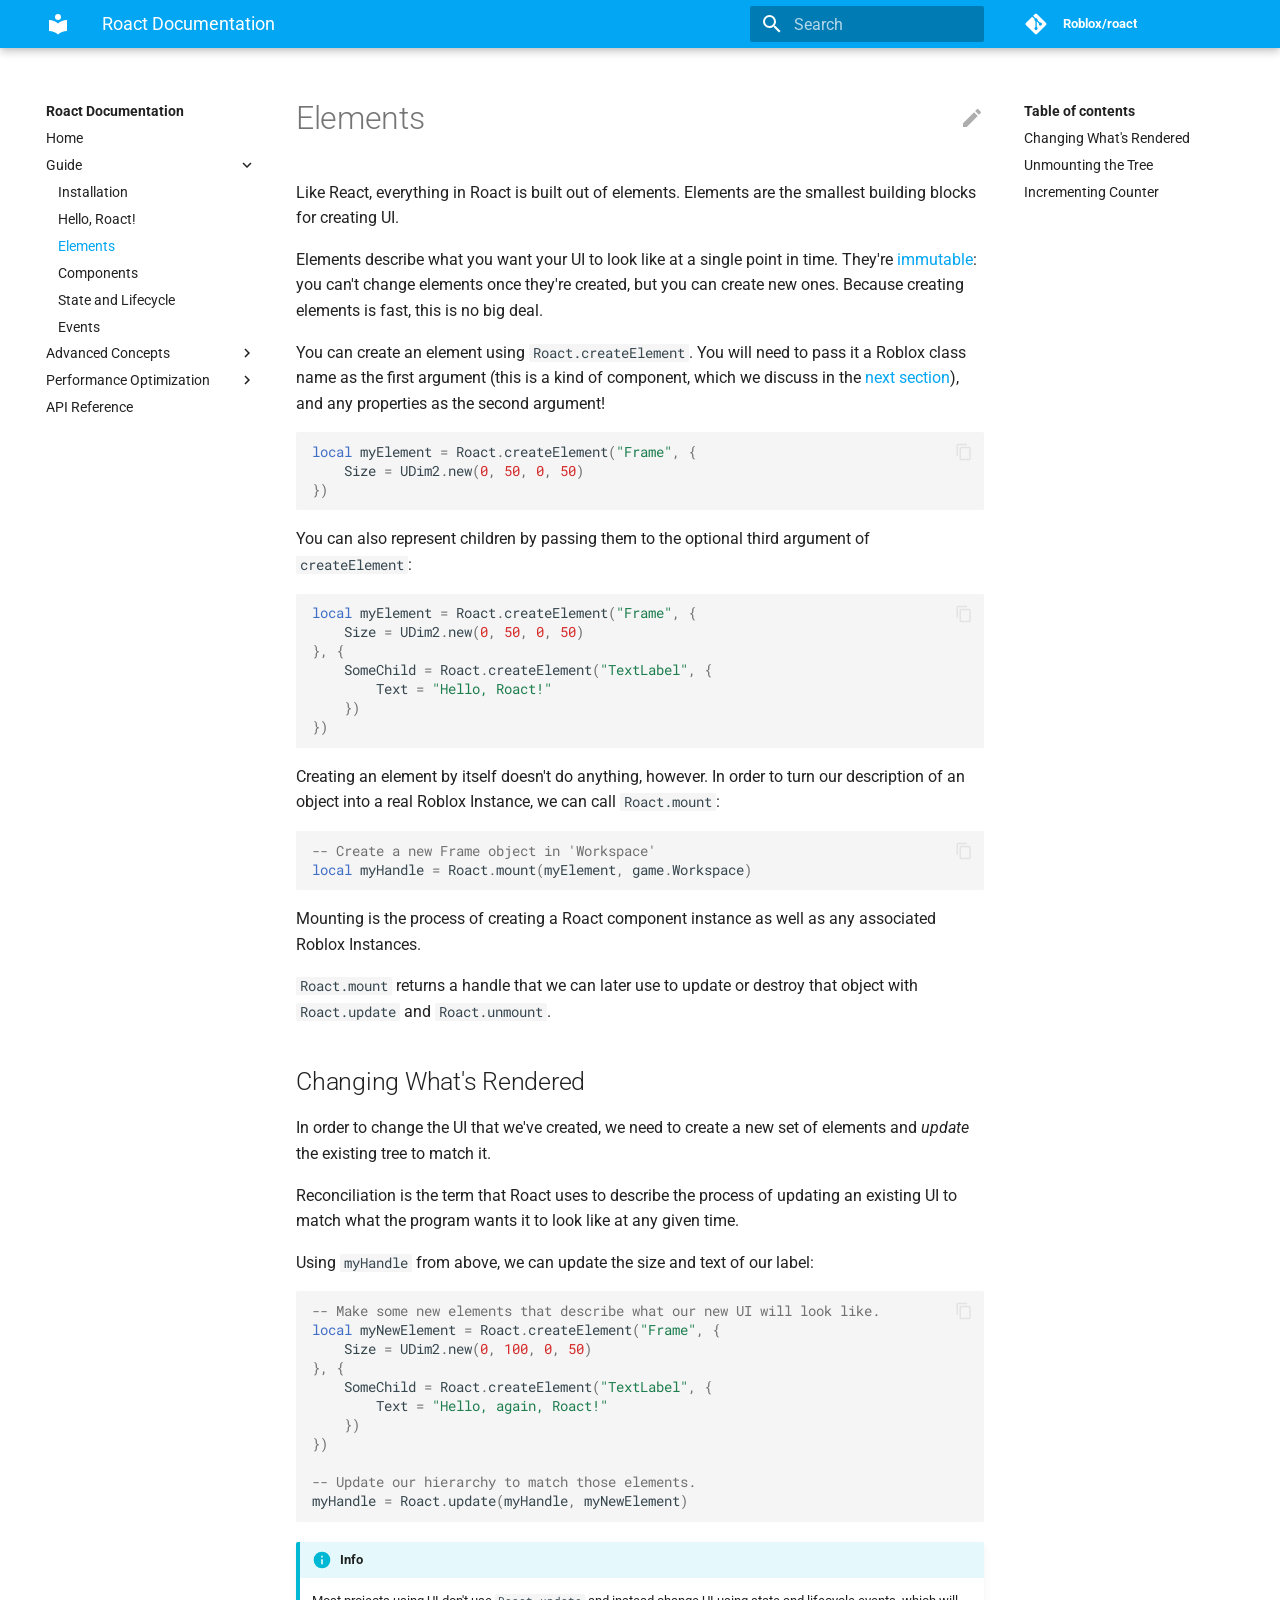
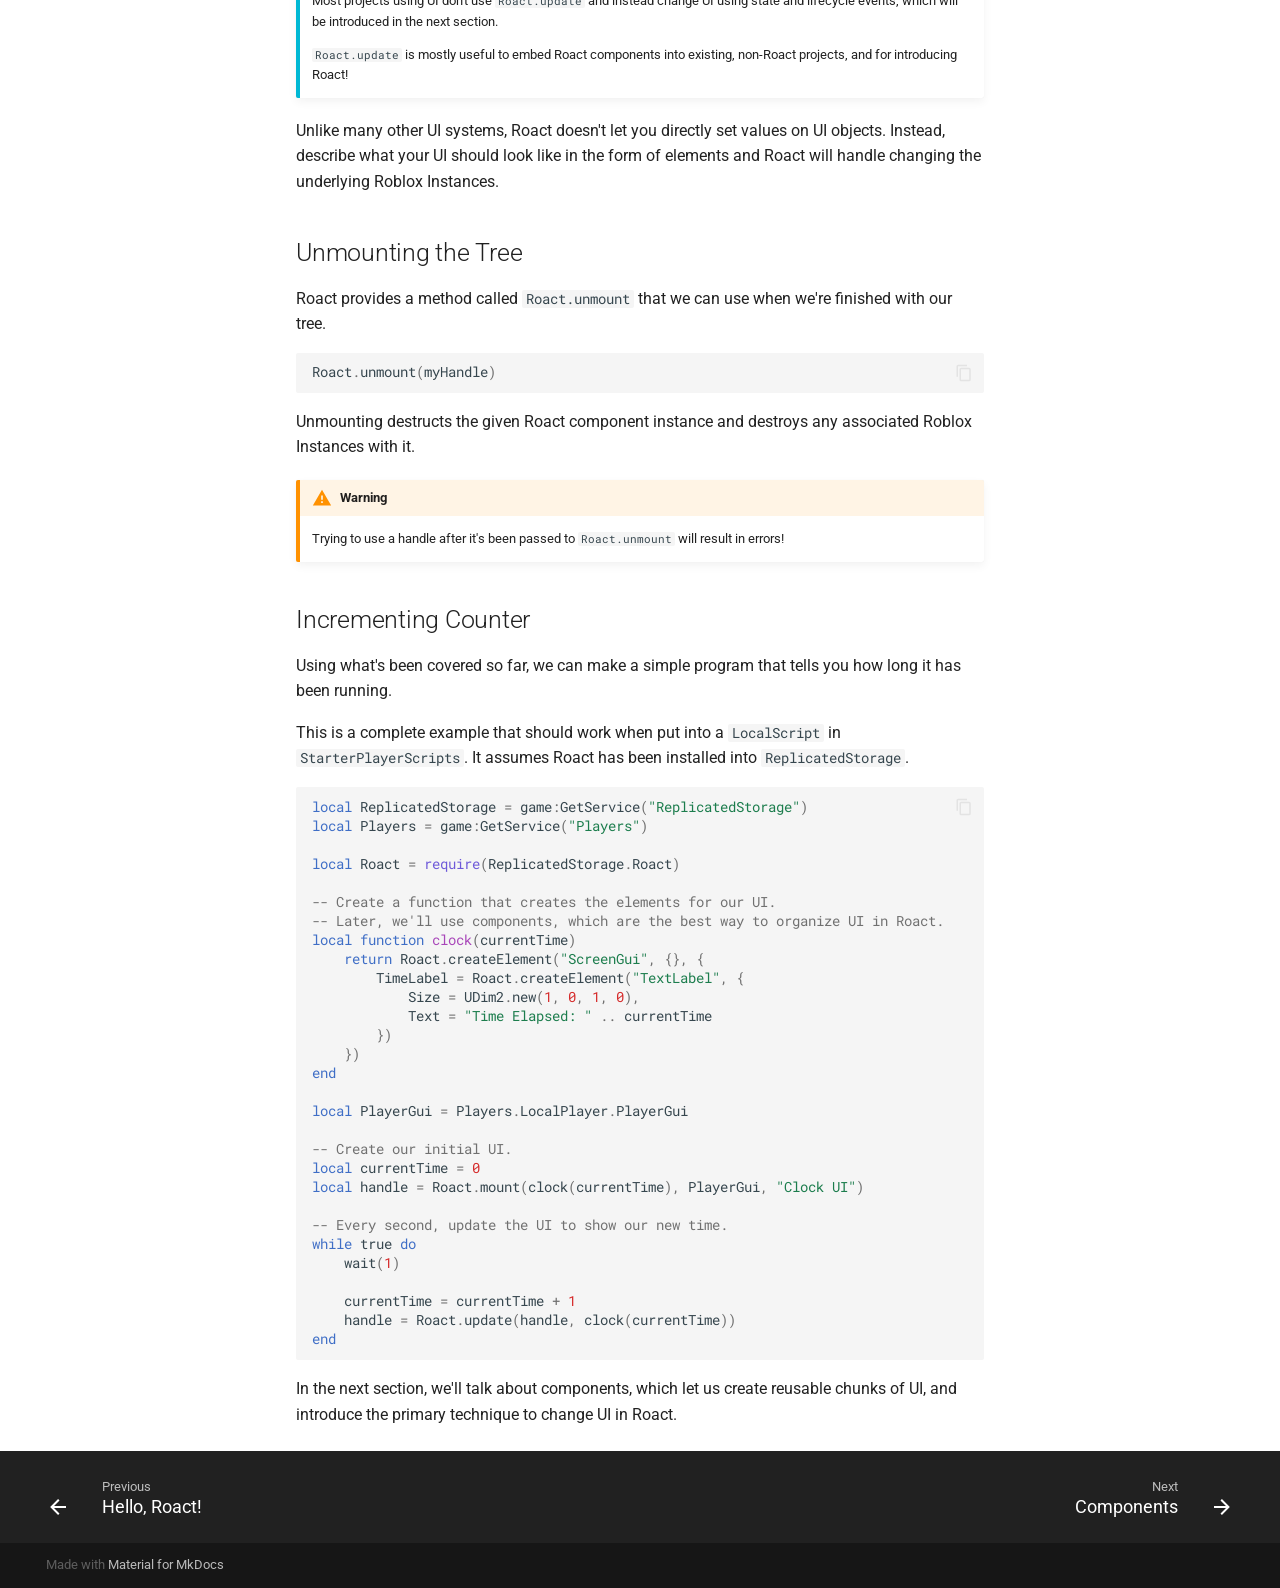
<file: guide/elements/index.html>
<!doctype html>
<html lang="en" class="no-js">
  <head>
    
      <meta charset="utf-8">
      <meta name="viewport" content="width=device-width,initial-scale=1">
      
      
        <link rel="canonical" href="https://roblox.github.io/roact/guide/elements/">
      
      
      <link rel="shortcut icon" href="../../assets/images/favicon.png">
      <meta name="generator" content="mkdocs-1.1.2, mkdocs-material-6.1.0">
    
    
      
        <title>Elements - Roact Documentation</title>
      
    
    
      <link rel="stylesheet" href="../../assets/stylesheets/main.bc7e593a.min.css">
      
        
        <link rel="stylesheet" href="../../assets/stylesheets/palette.ab28b872.min.css">
        
          
          
          <meta name="theme-color" content="#02a6f2">
        
      
    
    
    
      
        
        <link href="https://fonts.gstatic.com" rel="preconnect" crossorigin>
        <link rel="stylesheet" href="https://fonts.googleapis.com/css?family=Roboto:300,400,400i,700%7CRoboto+Mono&display=fallback">
        <style>body,input{font-family:"Roboto",-apple-system,BlinkMacSystemFont,Helvetica,Arial,sans-serif}code,kbd,pre{font-family:"Roboto Mono",SFMono-Regular,Consolas,Menlo,monospace}</style>
      
    
    
    
      <link rel="stylesheet" href="../../extra.css">
    
    
      
    
    
  </head>
  
  
    
    
    
    
    
    <body dir="ltr" data-md-color-scheme="preference" data-md-color-primary="light-blue" data-md-color-accent="light-blue">
      
        <script>matchMedia("(prefers-color-scheme: dark)").matches&&document.body.setAttribute("data-md-color-scheme","slate")</script>
      
  
    <input class="md-toggle" data-md-toggle="drawer" type="checkbox" id="__drawer" autocomplete="off">
    <input class="md-toggle" data-md-toggle="search" type="checkbox" id="__search" autocomplete="off">
    <label class="md-overlay" for="__drawer"></label>
    <div data-md-component="skip">
      
        
        <a href="#changing-whats-rendered" class="md-skip">
          Skip to content
        </a>
      
    </div>
    <div data-md-component="announce">
      
    </div>
    
      

<header class="md-header" data-md-component="header">
  <nav class="md-header-nav md-grid" aria-label="Header">
    <a href="https://roblox.github.io/roact/" title="Roact Documentation" class="md-header-nav__button md-logo" aria-label="Roact Documentation">
      
  
  <svg xmlns="http://www.w3.org/2000/svg" viewBox="0 0 24 24"><path d="M12 8a3 3 0 003-3 3 3 0 00-3-3 3 3 0 00-3 3 3 3 0 003 3m0 3.54C9.64 9.35 6.5 8 3 8v11c3.5 0 6.64 1.35 9 3.54 2.36-2.19 5.5-3.54 9-3.54V8c-3.5 0-6.64 1.35-9 3.54z"/></svg>

    </a>
    <label class="md-header-nav__button md-icon" for="__drawer">
      <svg xmlns="http://www.w3.org/2000/svg" viewBox="0 0 24 24"><path d="M3 6h18v2H3V6m0 5h18v2H3v-2m0 5h18v2H3v-2z"/></svg>
    </label>
    <div class="md-header-nav__title" data-md-component="header-title">
      
        <div class="md-header-nav__ellipsis">
          <span class="md-header-nav__topic md-ellipsis">
            Roact Documentation
          </span>
          <span class="md-header-nav__topic md-ellipsis">
            
              Elements
            
          </span>
        </div>
      
    </div>
    
      <label class="md-header-nav__button md-icon" for="__search">
        <svg xmlns="http://www.w3.org/2000/svg" viewBox="0 0 24 24"><path d="M9.5 3A6.5 6.5 0 0116 9.5c0 1.61-.59 3.09-1.56 4.23l.27.27h.79l5 5-1.5 1.5-5-5v-.79l-.27-.27A6.516 6.516 0 019.5 16 6.5 6.5 0 013 9.5 6.5 6.5 0 019.5 3m0 2C7 5 5 7 5 9.5S7 14 9.5 14 14 12 14 9.5 12 5 9.5 5z"/></svg>
      </label>
      
<div class="md-search" data-md-component="search" role="dialog">
  <label class="md-search__overlay" for="__search"></label>
  <div class="md-search__inner" role="search">
    <form class="md-search__form" name="search">
      <input type="text" class="md-search__input" name="query" aria-label="Search" placeholder="Search" autocapitalize="off" autocorrect="off" autocomplete="off" spellcheck="false" data-md-component="search-query" data-md-state="active">
      <label class="md-search__icon md-icon" for="__search">
        <svg xmlns="http://www.w3.org/2000/svg" viewBox="0 0 24 24"><path d="M9.5 3A6.5 6.5 0 0116 9.5c0 1.61-.59 3.09-1.56 4.23l.27.27h.79l5 5-1.5 1.5-5-5v-.79l-.27-.27A6.516 6.516 0 019.5 16 6.5 6.5 0 013 9.5 6.5 6.5 0 019.5 3m0 2C7 5 5 7 5 9.5S7 14 9.5 14 14 12 14 9.5 12 5 9.5 5z"/></svg>
        <svg xmlns="http://www.w3.org/2000/svg" viewBox="0 0 24 24"><path d="M20 11v2H8l5.5 5.5-1.42 1.42L4.16 12l7.92-7.92L13.5 5.5 8 11h12z"/></svg>
      </label>
      <button type="reset" class="md-search__icon md-icon" aria-label="Clear" data-md-component="search-reset" tabindex="-1">
        <svg xmlns="http://www.w3.org/2000/svg" viewBox="0 0 24 24"><path d="M19 6.41L17.59 5 12 10.59 6.41 5 5 6.41 10.59 12 5 17.59 6.41 19 12 13.41 17.59 19 19 17.59 13.41 12 19 6.41z"/></svg>
      </button>
    </form>
    <div class="md-search__output">
      <div class="md-search__scrollwrap" data-md-scrollfix>
        <div class="md-search-result" data-md-component="search-result">
          <div class="md-search-result__meta">
            Initializing search
          </div>
          <ol class="md-search-result__list"></ol>
        </div>
      </div>
    </div>
  </div>
</div>
    
    
      <div class="md-header-nav__source">
        
<a href="https://github.com/Roblox/roact/" title="Go to repository" class="md-source">
  <div class="md-source__icon md-icon">
    
    <svg xmlns="http://www.w3.org/2000/svg" viewBox="0 0 448 512"><path d="M439.55 236.05L244 40.45a28.87 28.87 0 00-40.81 0l-40.66 40.63 51.52 51.52c27.06-9.14 52.68 16.77 43.39 43.68l49.66 49.66c34.23-11.8 61.18 31 35.47 56.69-26.49 26.49-70.21-2.87-56-37.34L240.22 199v121.85c25.3 12.54 22.26 41.85 9.08 55a34.34 34.34 0 01-48.55 0c-17.57-17.6-11.07-46.91 11.25-56v-123c-20.8-8.51-24.6-30.74-18.64-45L142.57 101 8.45 235.14a28.86 28.86 0 000 40.81l195.61 195.6a28.86 28.86 0 0040.8 0l194.69-194.69a28.86 28.86 0 000-40.81z"/></svg>
  </div>
  <div class="md-source__repository">
    Roblox/roact
  </div>
</a>
      </div>
    
  </nav>
</header>
    
    <div class="md-container" data-md-component="container">
      
      
        
      
      <main class="md-main" data-md-component="main">
        <div class="md-main__inner md-grid">
          
            
              <div class="md-sidebar md-sidebar--primary" data-md-component="navigation">
                <div class="md-sidebar__scrollwrap">
                  <div class="md-sidebar__inner">
                    

<nav class="md-nav md-nav--primary" aria-label="Navigation" data-md-level="0">
  <label class="md-nav__title" for="__drawer">
    <a href="https://roblox.github.io/roact/" title="Roact Documentation" class="md-nav__button md-logo" aria-label="Roact Documentation">
      
  
  <svg xmlns="http://www.w3.org/2000/svg" viewBox="0 0 24 24"><path d="M12 8a3 3 0 003-3 3 3 0 00-3-3 3 3 0 00-3 3 3 3 0 003 3m0 3.54C9.64 9.35 6.5 8 3 8v11c3.5 0 6.64 1.35 9 3.54 2.36-2.19 5.5-3.54 9-3.54V8c-3.5 0-6.64 1.35-9 3.54z"/></svg>

    </a>
    Roact Documentation
  </label>
  
    <div class="md-nav__source">
      
<a href="https://github.com/Roblox/roact/" title="Go to repository" class="md-source">
  <div class="md-source__icon md-icon">
    
    <svg xmlns="http://www.w3.org/2000/svg" viewBox="0 0 448 512"><path d="M439.55 236.05L244 40.45a28.87 28.87 0 00-40.81 0l-40.66 40.63 51.52 51.52c27.06-9.14 52.68 16.77 43.39 43.68l49.66 49.66c34.23-11.8 61.18 31 35.47 56.69-26.49 26.49-70.21-2.87-56-37.34L240.22 199v121.85c25.3 12.54 22.26 41.85 9.08 55a34.34 34.34 0 01-48.55 0c-17.57-17.6-11.07-46.91 11.25-56v-123c-20.8-8.51-24.6-30.74-18.64-45L142.57 101 8.45 235.14a28.86 28.86 0 000 40.81l195.61 195.6a28.86 28.86 0 0040.8 0l194.69-194.69a28.86 28.86 0 000-40.81z"/></svg>
  </div>
  <div class="md-source__repository">
    Roblox/roact
  </div>
</a>
    </div>
  
  <ul class="md-nav__list" data-md-scrollfix>
    
      
      
      


  <li class="md-nav__item">
    <a href="../.." class="md-nav__link">
      Home
    </a>
  </li>

    
      
      
      

  


  <li class="md-nav__item md-nav__item--active md-nav__item--nested">
    
      <input class="md-nav__toggle md-toggle" data-md-toggle="nav-2" type="checkbox" id="nav-2" checked>
    
    <label class="md-nav__link" for="nav-2">
      Guide
      <span class="md-nav__icon md-icon"></span>
    </label>
    <nav class="md-nav" aria-label="Guide" data-md-level="1">
      <label class="md-nav__title" for="nav-2">
        <span class="md-nav__icon md-icon"></span>
        Guide
      </label>
      <ul class="md-nav__list" data-md-scrollfix>
        
        
          
          
          


  <li class="md-nav__item">
    <a href="../installation/" class="md-nav__link">
      Installation
    </a>
  </li>

        
          
          
          


  <li class="md-nav__item">
    <a href="../hello-roact/" class="md-nav__link">
      Hello, Roact!
    </a>
  </li>

        
          
          
          

  


  <li class="md-nav__item md-nav__item--active">
    
    <input class="md-nav__toggle md-toggle" data-md-toggle="toc" type="checkbox" id="__toc">
    
    
      <label class="md-nav__link md-nav__link--active" for="__toc">
        Elements
        <span class="md-nav__icon md-icon"></span>
      </label>
    
    <a href="./" class="md-nav__link md-nav__link--active">
      Elements
    </a>
    
      
<nav class="md-nav md-nav--secondary" aria-label="Table of contents">
  
  
  
    <label class="md-nav__title" for="__toc">
      <span class="md-nav__icon md-icon"></span>
      Table of contents
    </label>
    <ul class="md-nav__list" data-md-scrollfix>
      
        <li class="md-nav__item">
  <a href="#changing-whats-rendered" class="md-nav__link">
    Changing What's Rendered
  </a>
  
</li>
      
        <li class="md-nav__item">
  <a href="#unmounting-the-tree" class="md-nav__link">
    Unmounting the Tree
  </a>
  
</li>
      
        <li class="md-nav__item">
  <a href="#incrementing-counter" class="md-nav__link">
    Incrementing Counter
  </a>
  
</li>
      
    </ul>
  
</nav>
    
  </li>

        
          
          
          


  <li class="md-nav__item">
    <a href="../components/" class="md-nav__link">
      Components
    </a>
  </li>

        
          
          
          


  <li class="md-nav__item">
    <a href="../state-and-lifecycle/" class="md-nav__link">
      State and Lifecycle
    </a>
  </li>

        
          
          
          


  <li class="md-nav__item">
    <a href="../events/" class="md-nav__link">
      Events
    </a>
  </li>

        
      </ul>
    </nav>
  </li>

    
      
      
      


  <li class="md-nav__item md-nav__item--nested">
    
      <input class="md-nav__toggle md-toggle" data-md-toggle="nav-3" type="checkbox" id="nav-3">
    
    <label class="md-nav__link" for="nav-3">
      Advanced Concepts
      <span class="md-nav__icon md-icon"></span>
    </label>
    <nav class="md-nav" aria-label="Advanced Concepts" data-md-level="1">
      <label class="md-nav__title" for="nav-3">
        <span class="md-nav__icon md-icon"></span>
        Advanced Concepts
      </label>
      <ul class="md-nav__list" data-md-scrollfix>
        
        
          
          
          


  <li class="md-nav__item">
    <a href="../../advanced/fragments/" class="md-nav__link">
      Fragments
    </a>
  </li>

        
          
          
          


  <li class="md-nav__item">
    <a href="../../advanced/portals/" class="md-nav__link">
      Portals
    </a>
  </li>

        
          
          
          


  <li class="md-nav__item">
    <a href="../../advanced/bindings-and-refs/" class="md-nav__link">
      Bindings and Refs
    </a>
  </li>

        
          
          
          


  <li class="md-nav__item">
    <a href="../../advanced/context/" class="md-nav__link">
      Context
    </a>
  </li>

        
      </ul>
    </nav>
  </li>

    
      
      
      


  <li class="md-nav__item md-nav__item--nested">
    
      <input class="md-nav__toggle md-toggle" data-md-toggle="nav-4" type="checkbox" id="nav-4">
    
    <label class="md-nav__link" for="nav-4">
      Performance Optimization
      <span class="md-nav__icon md-icon"></span>
    </label>
    <nav class="md-nav" aria-label="Performance Optimization" data-md-level="1">
      <label class="md-nav__title" for="nav-4">
        <span class="md-nav__icon md-icon"></span>
        Performance Optimization
      </label>
      <ul class="md-nav__list" data-md-scrollfix>
        
        
          
          
          


  <li class="md-nav__item">
    <a href="../../performance/overview/" class="md-nav__link">
      Overview
    </a>
  </li>

        
          
          
          


  <li class="md-nav__item">
    <a href="../../performance/reduce-reconciliation/" class="md-nav__link">
      Reduce Reconcilation
    </a>
  </li>

        
      </ul>
    </nav>
  </li>

    
      
      
      


  <li class="md-nav__item">
    <a href="../../api-reference/" class="md-nav__link">
      API Reference
    </a>
  </li>

    
  </ul>
</nav>
                  </div>
                </div>
              </div>
            
            
              <div class="md-sidebar md-sidebar--secondary" data-md-component="toc">
                <div class="md-sidebar__scrollwrap">
                  <div class="md-sidebar__inner">
                    
<nav class="md-nav md-nav--secondary" aria-label="Table of contents">
  
  
  
    <label class="md-nav__title" for="__toc">
      <span class="md-nav__icon md-icon"></span>
      Table of contents
    </label>
    <ul class="md-nav__list" data-md-scrollfix>
      
        <li class="md-nav__item">
  <a href="#changing-whats-rendered" class="md-nav__link">
    Changing What's Rendered
  </a>
  
</li>
      
        <li class="md-nav__item">
  <a href="#unmounting-the-tree" class="md-nav__link">
    Unmounting the Tree
  </a>
  
</li>
      
        <li class="md-nav__item">
  <a href="#incrementing-counter" class="md-nav__link">
    Incrementing Counter
  </a>
  
</li>
      
    </ul>
  
</nav>
                  </div>
                </div>
              </div>
            
          
          <div class="md-content">
            <article class="md-content__inner md-typeset">
              
                
                  <a href="https://github.com/Roblox/roact/edit/master/docs/guide/elements.md" title="Edit this page" class="md-content__button md-icon">
                    <svg xmlns="http://www.w3.org/2000/svg" viewBox="0 0 24 24"><path d="M20.71 7.04c.39-.39.39-1.04 0-1.41l-2.34-2.34c-.37-.39-1.02-.39-1.41 0l-1.84 1.83 3.75 3.75M3 17.25V21h3.75L17.81 9.93l-3.75-3.75L3 17.25z"/></svg>
                  </a>
                
                
                  <h1>Elements</h1>
                
                <p>Like React, everything in Roact is built out of elements. Elements are the smallest building blocks for creating UI.</p>
<p>Elements describe what you want your UI to look like at a single point in time. They're <a href="https://en.wikipedia.org/wiki/Immutable_object">immutable</a>: you can't change elements once they're created, but you can create new ones. Because creating elements is fast, this is no big deal.</p>
<p>You can create an element using <code>Roact.createElement</code>. You will need to pass it a Roblox class name as the first argument (this is a kind of component, which we discuss in the <a href="../components">next section</a>), and any properties as the second argument!</p>
<div class="highlight"><pre><span></span><code><span class="kd">local</span> <span class="n">myElement</span> <span class="o">=</span> <span class="n">Roact</span><span class="p">.</span><span class="n">createElement</span><span class="p">(</span><span class="s2">&quot;Frame&quot;</span><span class="p">,</span> <span class="p">{</span>
    <span class="n">Size</span> <span class="o">=</span> <span class="n">UDim2</span><span class="p">.</span><span class="n">new</span><span class="p">(</span><span class="mi">0</span><span class="p">,</span> <span class="mi">50</span><span class="p">,</span> <span class="mi">0</span><span class="p">,</span> <span class="mi">50</span><span class="p">)</span>
<span class="p">})</span>
</code></pre></div>
<p>You can also represent children by passing them to the optional third argument of <code>createElement</code>:</p>
<div class="highlight"><pre><span></span><code><span class="kd">local</span> <span class="n">myElement</span> <span class="o">=</span> <span class="n">Roact</span><span class="p">.</span><span class="n">createElement</span><span class="p">(</span><span class="s2">&quot;Frame&quot;</span><span class="p">,</span> <span class="p">{</span>
    <span class="n">Size</span> <span class="o">=</span> <span class="n">UDim2</span><span class="p">.</span><span class="n">new</span><span class="p">(</span><span class="mi">0</span><span class="p">,</span> <span class="mi">50</span><span class="p">,</span> <span class="mi">0</span><span class="p">,</span> <span class="mi">50</span><span class="p">)</span>
<span class="p">},</span> <span class="p">{</span>
    <span class="n">SomeChild</span> <span class="o">=</span> <span class="n">Roact</span><span class="p">.</span><span class="n">createElement</span><span class="p">(</span><span class="s2">&quot;TextLabel&quot;</span><span class="p">,</span> <span class="p">{</span>
        <span class="n">Text</span> <span class="o">=</span> <span class="s2">&quot;Hello, Roact!&quot;</span>
    <span class="p">})</span>
<span class="p">})</span>
</code></pre></div>
<p>Creating an element by itself doesn't do anything, however. In order to turn our description of an object into a real Roblox Instance, we can call <code>Roact.mount</code>:</p>
<div class="highlight"><pre><span></span><code><span class="c1">-- Create a new Frame object in &#39;Workspace&#39;</span>
<span class="kd">local</span> <span class="n">myHandle</span> <span class="o">=</span> <span class="n">Roact</span><span class="p">.</span><span class="n">mount</span><span class="p">(</span><span class="n">myElement</span><span class="p">,</span> <span class="n">game</span><span class="p">.</span><span class="n">Workspace</span><span class="p">)</span>
</code></pre></div>
<p>Mounting is the process of creating a Roact component instance as well as any associated Roblox Instances.</p>
<p><code>Roact.mount</code> returns a handle that we can later use to update or destroy that object with <code>Roact.update</code> and <code>Roact.unmount</code>.</p>
<h2 id="changing-whats-rendered">Changing What's Rendered<a class="headerlink" href="#changing-whats-rendered" title="Permanent link">&para;</a></h2>
<p>In order to change the UI that we've created, we need to create a new set of elements and <em>update</em> the existing tree to match it.</p>
<p>Reconciliation is the term that Roact uses to describe the process of updating an existing UI to match what the program wants it to look like at any given time.</p>
<p>Using <code>myHandle</code> from above, we can update the size and text of our label:</p>
<div class="highlight"><pre><span></span><code><span class="c1">-- Make some new elements that describe what our new UI will look like.</span>
<span class="kd">local</span> <span class="n">myNewElement</span> <span class="o">=</span> <span class="n">Roact</span><span class="p">.</span><span class="n">createElement</span><span class="p">(</span><span class="s2">&quot;Frame&quot;</span><span class="p">,</span> <span class="p">{</span>
    <span class="n">Size</span> <span class="o">=</span> <span class="n">UDim2</span><span class="p">.</span><span class="n">new</span><span class="p">(</span><span class="mi">0</span><span class="p">,</span> <span class="mi">100</span><span class="p">,</span> <span class="mi">0</span><span class="p">,</span> <span class="mi">50</span><span class="p">)</span>
<span class="p">},</span> <span class="p">{</span>
    <span class="n">SomeChild</span> <span class="o">=</span> <span class="n">Roact</span><span class="p">.</span><span class="n">createElement</span><span class="p">(</span><span class="s2">&quot;TextLabel&quot;</span><span class="p">,</span> <span class="p">{</span>
        <span class="n">Text</span> <span class="o">=</span> <span class="s2">&quot;Hello, again, Roact!&quot;</span>
    <span class="p">})</span>
<span class="p">})</span>

<span class="c1">-- Update our hierarchy to match those elements.</span>
<span class="n">myHandle</span> <span class="o">=</span> <span class="n">Roact</span><span class="p">.</span><span class="n">update</span><span class="p">(</span><span class="n">myHandle</span><span class="p">,</span> <span class="n">myNewElement</span><span class="p">)</span>
</code></pre></div>
<div class="admonition info">
<p class="admonition-title">Info</p>
<p>Most projects using UI don't use <code>Roact.update</code> and instead change UI using state and lifecycle events, which will be introduced in the next section.</p>
<p><code>Roact.update</code> is mostly useful to embed Roact components into existing, non-Roact projects, and for introducing Roact!</p>
</div>
<p>Unlike many other UI systems, Roact doesn't let you directly set values on UI objects. Instead, describe what your UI should look like in the form of elements and Roact will handle changing the underlying Roblox Instances.</p>
<h2 id="unmounting-the-tree">Unmounting the Tree<a class="headerlink" href="#unmounting-the-tree" title="Permanent link">&para;</a></h2>
<p>Roact provides a method called <code>Roact.unmount</code> that we can use when we're finished with our tree.</p>
<div class="highlight"><pre><span></span><code><span class="n">Roact</span><span class="p">.</span><span class="n">unmount</span><span class="p">(</span><span class="n">myHandle</span><span class="p">)</span>
</code></pre></div>
<p>Unmounting destructs the given Roact component instance and destroys any associated Roblox Instances with it.</p>
<div class="admonition warning">
<p class="admonition-title">Warning</p>
<p>Trying to use a handle after it's been passed to <code>Roact.unmount</code> will result in errors!</p>
</div>
<h2 id="incrementing-counter">Incrementing Counter<a class="headerlink" href="#incrementing-counter" title="Permanent link">&para;</a></h2>
<p>Using what's been covered so far, we can make a simple program that tells you how long it has been running.</p>
<p>This is a complete example that should work when put into a <code>LocalScript</code> in <code>StarterPlayerScripts</code>. It assumes Roact has been installed into <code>ReplicatedStorage</code>.</p>
<div class="highlight"><pre><span></span><code><span class="kd">local</span> <span class="n">ReplicatedStorage</span> <span class="o">=</span> <span class="n">game</span><span class="p">:</span><span class="n">GetService</span><span class="p">(</span><span class="s2">&quot;ReplicatedStorage&quot;</span><span class="p">)</span>
<span class="kd">local</span> <span class="n">Players</span> <span class="o">=</span> <span class="n">game</span><span class="p">:</span><span class="n">GetService</span><span class="p">(</span><span class="s2">&quot;Players&quot;</span><span class="p">)</span>

<span class="kd">local</span> <span class="n">Roact</span> <span class="o">=</span> <span class="nb">require</span><span class="p">(</span><span class="n">ReplicatedStorage</span><span class="p">.</span><span class="n">Roact</span><span class="p">)</span>

<span class="c1">-- Create a function that creates the elements for our UI.</span>
<span class="c1">-- Later, we&#39;ll use components, which are the best way to organize UI in Roact.</span>
<span class="kd">local</span> <span class="kr">function</span> <span class="nf">clock</span><span class="p">(</span><span class="n">currentTime</span><span class="p">)</span>
    <span class="kr">return</span> <span class="n">Roact</span><span class="p">.</span><span class="n">createElement</span><span class="p">(</span><span class="s2">&quot;ScreenGui&quot;</span><span class="p">,</span> <span class="p">{},</span> <span class="p">{</span>
        <span class="n">TimeLabel</span> <span class="o">=</span> <span class="n">Roact</span><span class="p">.</span><span class="n">createElement</span><span class="p">(</span><span class="s2">&quot;TextLabel&quot;</span><span class="p">,</span> <span class="p">{</span>
            <span class="n">Size</span> <span class="o">=</span> <span class="n">UDim2</span><span class="p">.</span><span class="n">new</span><span class="p">(</span><span class="mi">1</span><span class="p">,</span> <span class="mi">0</span><span class="p">,</span> <span class="mi">1</span><span class="p">,</span> <span class="mi">0</span><span class="p">),</span>
            <span class="n">Text</span> <span class="o">=</span> <span class="s2">&quot;Time Elapsed: &quot;</span> <span class="o">..</span> <span class="n">currentTime</span>
        <span class="p">})</span>
    <span class="p">})</span>
<span class="kr">end</span>

<span class="kd">local</span> <span class="n">PlayerGui</span> <span class="o">=</span> <span class="n">Players</span><span class="p">.</span><span class="n">LocalPlayer</span><span class="p">.</span><span class="n">PlayerGui</span>

<span class="c1">-- Create our initial UI.</span>
<span class="kd">local</span> <span class="n">currentTime</span> <span class="o">=</span> <span class="mi">0</span>
<span class="kd">local</span> <span class="n">handle</span> <span class="o">=</span> <span class="n">Roact</span><span class="p">.</span><span class="n">mount</span><span class="p">(</span><span class="n">clock</span><span class="p">(</span><span class="n">currentTime</span><span class="p">),</span> <span class="n">PlayerGui</span><span class="p">,</span> <span class="s2">&quot;Clock UI&quot;</span><span class="p">)</span>

<span class="c1">-- Every second, update the UI to show our new time.</span>
<span class="kr">while</span> <span class="kc">true</span> <span class="kr">do</span>
    <span class="n">wait</span><span class="p">(</span><span class="mi">1</span><span class="p">)</span>

    <span class="n">currentTime</span> <span class="o">=</span> <span class="n">currentTime</span> <span class="o">+</span> <span class="mi">1</span>
    <span class="n">handle</span> <span class="o">=</span> <span class="n">Roact</span><span class="p">.</span><span class="n">update</span><span class="p">(</span><span class="n">handle</span><span class="p">,</span> <span class="n">clock</span><span class="p">(</span><span class="n">currentTime</span><span class="p">))</span>
<span class="kr">end</span>
</code></pre></div>
<p>In the next section, we'll talk about components, which let us create reusable chunks of UI, and introduce the primary technique to change UI in Roact.</p>
                
              
              
                


              
            </article>
          </div>
        </div>
      </main>
      
        
<footer class="md-footer">
  
    <div class="md-footer-nav">
      <nav class="md-footer-nav__inner md-grid" aria-label="Footer">
        
          <a href="../hello-roact/" class="md-footer-nav__link md-footer-nav__link--prev" rel="prev">
            <div class="md-footer-nav__button md-icon">
              <svg xmlns="http://www.w3.org/2000/svg" viewBox="0 0 24 24"><path d="M20 11v2H8l5.5 5.5-1.42 1.42L4.16 12l7.92-7.92L13.5 5.5 8 11h12z"/></svg>
            </div>
            <div class="md-footer-nav__title">
              <div class="md-ellipsis">
                <span class="md-footer-nav__direction">
                  Previous
                </span>
                Hello, Roact!
              </div>
            </div>
          </a>
        
        
          <a href="../components/" class="md-footer-nav__link md-footer-nav__link--next" rel="next">
            <div class="md-footer-nav__title">
              <div class="md-ellipsis">
                <span class="md-footer-nav__direction">
                  Next
                </span>
                Components
              </div>
            </div>
            <div class="md-footer-nav__button md-icon">
              <svg xmlns="http://www.w3.org/2000/svg" viewBox="0 0 24 24"><path d="M4 11v2h12l-5.5 5.5 1.42 1.42L19.84 12l-7.92-7.92L10.5 5.5 16 11H4z"/></svg>
            </div>
          </a>
        
      </nav>
    </div>
  
  <div class="md-footer-meta md-typeset">
    <div class="md-footer-meta__inner md-grid">
      <div class="md-footer-copyright">
        
        Made with
        <a href="https://squidfunk.github.io/mkdocs-material/" target="_blank" rel="noopener">
          Material for MkDocs
        </a>
      </div>
      
    </div>
  </div>
</footer>
      
    </div>
    
      <script src="../../assets/javascripts/vendor.6a3d08fc.min.js"></script>
      <script src="../../assets/javascripts/bundle.71201edf.min.js"></script><script id="__lang" type="application/json">{"clipboard.copy": "Copy to clipboard", "clipboard.copied": "Copied to clipboard", "search.config.lang": "en", "search.config.pipeline": "trimmer, stopWordFilter", "search.config.separator": "[\\s\\-]+", "search.placeholder": "Search", "search.result.placeholder": "Type to start searching", "search.result.none": "No matching documents", "search.result.one": "1 matching document", "search.result.other": "# matching documents", "search.result.more.one": "1 more on this page", "search.result.more.other": "# more on this page", "search.result.term.missing": "Missing"}</script>
      
      <script>
        app = initialize({
          base: "../..",
          features: [],
          search: Object.assign({
            worker: "../../assets/javascripts/worker/search.4ac00218.min.js"
          }, typeof search !== "undefined" && search)
        })
      </script>
      
    
  </body>
</html>
</file>
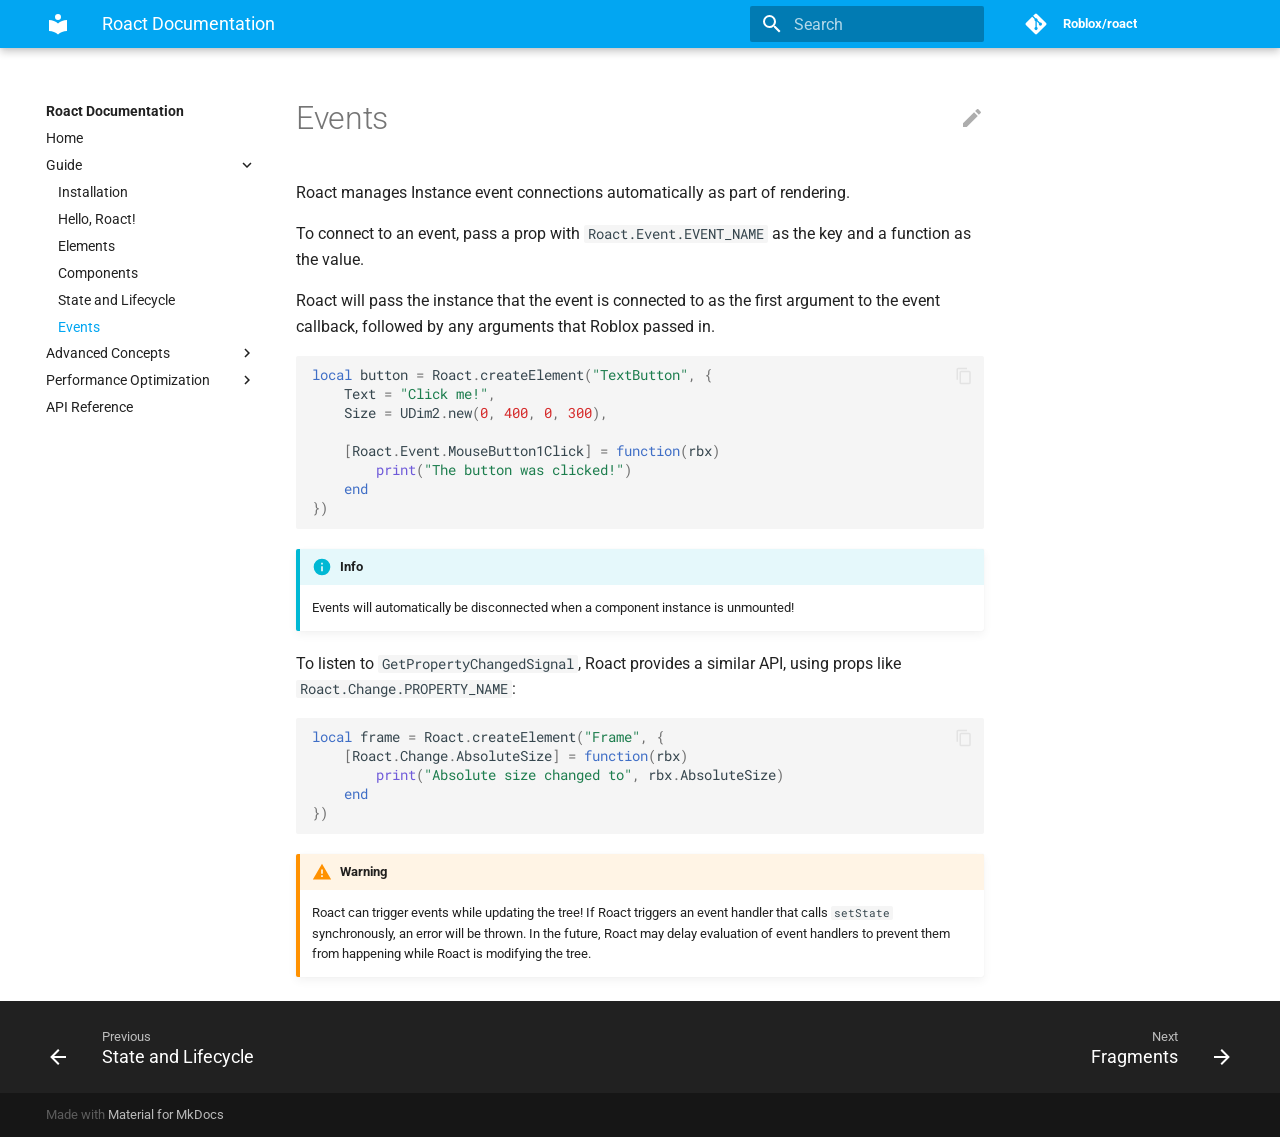
<file: guide/events/index.html>
<!doctype html>
<html lang="en" class="no-js">
  <head>
    
      <meta charset="utf-8">
      <meta name="viewport" content="width=device-width,initial-scale=1">
      
      
        <link rel="canonical" href="https://roblox.github.io/roact/guide/events/">
      
      
      <link rel="shortcut icon" href="../../assets/images/favicon.png">
      <meta name="generator" content="mkdocs-1.1.2, mkdocs-material-6.1.0">
    
    
      
        <title>Events - Roact Documentation</title>
      
    
    
      <link rel="stylesheet" href="../../assets/stylesheets/main.bc7e593a.min.css">
      
        
        <link rel="stylesheet" href="../../assets/stylesheets/palette.ab28b872.min.css">
        
          
          
          <meta name="theme-color" content="#02a6f2">
        
      
    
    
    
      
        
        <link href="https://fonts.gstatic.com" rel="preconnect" crossorigin>
        <link rel="stylesheet" href="https://fonts.googleapis.com/css?family=Roboto:300,400,400i,700%7CRoboto+Mono&display=fallback">
        <style>body,input{font-family:"Roboto",-apple-system,BlinkMacSystemFont,Helvetica,Arial,sans-serif}code,kbd,pre{font-family:"Roboto Mono",SFMono-Regular,Consolas,Menlo,monospace}</style>
      
    
    
    
      <link rel="stylesheet" href="../../extra.css">
    
    
      
    
    
  </head>
  
  
    
    
    
    
    
    <body dir="ltr" data-md-color-scheme="preference" data-md-color-primary="light-blue" data-md-color-accent="light-blue">
      
        <script>matchMedia("(prefers-color-scheme: dark)").matches&&document.body.setAttribute("data-md-color-scheme","slate")</script>
      
  
    <input class="md-toggle" data-md-toggle="drawer" type="checkbox" id="__drawer" autocomplete="off">
    <input class="md-toggle" data-md-toggle="search" type="checkbox" id="__search" autocomplete="off">
    <label class="md-overlay" for="__drawer"></label>
    <div data-md-component="skip">
      
    </div>
    <div data-md-component="announce">
      
    </div>
    
      

<header class="md-header" data-md-component="header">
  <nav class="md-header-nav md-grid" aria-label="Header">
    <a href="https://roblox.github.io/roact/" title="Roact Documentation" class="md-header-nav__button md-logo" aria-label="Roact Documentation">
      
  
  <svg xmlns="http://www.w3.org/2000/svg" viewBox="0 0 24 24"><path d="M12 8a3 3 0 003-3 3 3 0 00-3-3 3 3 0 00-3 3 3 3 0 003 3m0 3.54C9.64 9.35 6.5 8 3 8v11c3.5 0 6.64 1.35 9 3.54 2.36-2.19 5.5-3.54 9-3.54V8c-3.5 0-6.64 1.35-9 3.54z"/></svg>

    </a>
    <label class="md-header-nav__button md-icon" for="__drawer">
      <svg xmlns="http://www.w3.org/2000/svg" viewBox="0 0 24 24"><path d="M3 6h18v2H3V6m0 5h18v2H3v-2m0 5h18v2H3v-2z"/></svg>
    </label>
    <div class="md-header-nav__title" data-md-component="header-title">
      
        <div class="md-header-nav__ellipsis">
          <span class="md-header-nav__topic md-ellipsis">
            Roact Documentation
          </span>
          <span class="md-header-nav__topic md-ellipsis">
            
              Events
            
          </span>
        </div>
      
    </div>
    
      <label class="md-header-nav__button md-icon" for="__search">
        <svg xmlns="http://www.w3.org/2000/svg" viewBox="0 0 24 24"><path d="M9.5 3A6.5 6.5 0 0116 9.5c0 1.61-.59 3.09-1.56 4.23l.27.27h.79l5 5-1.5 1.5-5-5v-.79l-.27-.27A6.516 6.516 0 019.5 16 6.5 6.5 0 013 9.5 6.5 6.5 0 019.5 3m0 2C7 5 5 7 5 9.5S7 14 9.5 14 14 12 14 9.5 12 5 9.5 5z"/></svg>
      </label>
      
<div class="md-search" data-md-component="search" role="dialog">
  <label class="md-search__overlay" for="__search"></label>
  <div class="md-search__inner" role="search">
    <form class="md-search__form" name="search">
      <input type="text" class="md-search__input" name="query" aria-label="Search" placeholder="Search" autocapitalize="off" autocorrect="off" autocomplete="off" spellcheck="false" data-md-component="search-query" data-md-state="active">
      <label class="md-search__icon md-icon" for="__search">
        <svg xmlns="http://www.w3.org/2000/svg" viewBox="0 0 24 24"><path d="M9.5 3A6.5 6.5 0 0116 9.5c0 1.61-.59 3.09-1.56 4.23l.27.27h.79l5 5-1.5 1.5-5-5v-.79l-.27-.27A6.516 6.516 0 019.5 16 6.5 6.5 0 013 9.5 6.5 6.5 0 019.5 3m0 2C7 5 5 7 5 9.5S7 14 9.5 14 14 12 14 9.5 12 5 9.5 5z"/></svg>
        <svg xmlns="http://www.w3.org/2000/svg" viewBox="0 0 24 24"><path d="M20 11v2H8l5.5 5.5-1.42 1.42L4.16 12l7.92-7.92L13.5 5.5 8 11h12z"/></svg>
      </label>
      <button type="reset" class="md-search__icon md-icon" aria-label="Clear" data-md-component="search-reset" tabindex="-1">
        <svg xmlns="http://www.w3.org/2000/svg" viewBox="0 0 24 24"><path d="M19 6.41L17.59 5 12 10.59 6.41 5 5 6.41 10.59 12 5 17.59 6.41 19 12 13.41 17.59 19 19 17.59 13.41 12 19 6.41z"/></svg>
      </button>
    </form>
    <div class="md-search__output">
      <div class="md-search__scrollwrap" data-md-scrollfix>
        <div class="md-search-result" data-md-component="search-result">
          <div class="md-search-result__meta">
            Initializing search
          </div>
          <ol class="md-search-result__list"></ol>
        </div>
      </div>
    </div>
  </div>
</div>
    
    
      <div class="md-header-nav__source">
        
<a href="https://github.com/Roblox/roact/" title="Go to repository" class="md-source">
  <div class="md-source__icon md-icon">
    
    <svg xmlns="http://www.w3.org/2000/svg" viewBox="0 0 448 512"><path d="M439.55 236.05L244 40.45a28.87 28.87 0 00-40.81 0l-40.66 40.63 51.52 51.52c27.06-9.14 52.68 16.77 43.39 43.68l49.66 49.66c34.23-11.8 61.18 31 35.47 56.69-26.49 26.49-70.21-2.87-56-37.34L240.22 199v121.85c25.3 12.54 22.26 41.85 9.08 55a34.34 34.34 0 01-48.55 0c-17.57-17.6-11.07-46.91 11.25-56v-123c-20.8-8.51-24.6-30.74-18.64-45L142.57 101 8.45 235.14a28.86 28.86 0 000 40.81l195.61 195.6a28.86 28.86 0 0040.8 0l194.69-194.69a28.86 28.86 0 000-40.81z"/></svg>
  </div>
  <div class="md-source__repository">
    Roblox/roact
  </div>
</a>
      </div>
    
  </nav>
</header>
    
    <div class="md-container" data-md-component="container">
      
      
        
      
      <main class="md-main" data-md-component="main">
        <div class="md-main__inner md-grid">
          
            
              <div class="md-sidebar md-sidebar--primary" data-md-component="navigation">
                <div class="md-sidebar__scrollwrap">
                  <div class="md-sidebar__inner">
                    

<nav class="md-nav md-nav--primary" aria-label="Navigation" data-md-level="0">
  <label class="md-nav__title" for="__drawer">
    <a href="https://roblox.github.io/roact/" title="Roact Documentation" class="md-nav__button md-logo" aria-label="Roact Documentation">
      
  
  <svg xmlns="http://www.w3.org/2000/svg" viewBox="0 0 24 24"><path d="M12 8a3 3 0 003-3 3 3 0 00-3-3 3 3 0 00-3 3 3 3 0 003 3m0 3.54C9.64 9.35 6.5 8 3 8v11c3.5 0 6.64 1.35 9 3.54 2.36-2.19 5.5-3.54 9-3.54V8c-3.5 0-6.64 1.35-9 3.54z"/></svg>

    </a>
    Roact Documentation
  </label>
  
    <div class="md-nav__source">
      
<a href="https://github.com/Roblox/roact/" title="Go to repository" class="md-source">
  <div class="md-source__icon md-icon">
    
    <svg xmlns="http://www.w3.org/2000/svg" viewBox="0 0 448 512"><path d="M439.55 236.05L244 40.45a28.87 28.87 0 00-40.81 0l-40.66 40.63 51.52 51.52c27.06-9.14 52.68 16.77 43.39 43.68l49.66 49.66c34.23-11.8 61.18 31 35.47 56.69-26.49 26.49-70.21-2.87-56-37.34L240.22 199v121.85c25.3 12.54 22.26 41.85 9.08 55a34.34 34.34 0 01-48.55 0c-17.57-17.6-11.07-46.91 11.25-56v-123c-20.8-8.51-24.6-30.74-18.64-45L142.57 101 8.45 235.14a28.86 28.86 0 000 40.81l195.61 195.6a28.86 28.86 0 0040.8 0l194.69-194.69a28.86 28.86 0 000-40.81z"/></svg>
  </div>
  <div class="md-source__repository">
    Roblox/roact
  </div>
</a>
    </div>
  
  <ul class="md-nav__list" data-md-scrollfix>
    
      
      
      


  <li class="md-nav__item">
    <a href="../.." class="md-nav__link">
      Home
    </a>
  </li>

    
      
      
      

  


  <li class="md-nav__item md-nav__item--active md-nav__item--nested">
    
      <input class="md-nav__toggle md-toggle" data-md-toggle="nav-2" type="checkbox" id="nav-2" checked>
    
    <label class="md-nav__link" for="nav-2">
      Guide
      <span class="md-nav__icon md-icon"></span>
    </label>
    <nav class="md-nav" aria-label="Guide" data-md-level="1">
      <label class="md-nav__title" for="nav-2">
        <span class="md-nav__icon md-icon"></span>
        Guide
      </label>
      <ul class="md-nav__list" data-md-scrollfix>
        
        
          
          
          


  <li class="md-nav__item">
    <a href="../installation/" class="md-nav__link">
      Installation
    </a>
  </li>

        
          
          
          


  <li class="md-nav__item">
    <a href="../hello-roact/" class="md-nav__link">
      Hello, Roact!
    </a>
  </li>

        
          
          
          


  <li class="md-nav__item">
    <a href="../elements/" class="md-nav__link">
      Elements
    </a>
  </li>

        
          
          
          


  <li class="md-nav__item">
    <a href="../components/" class="md-nav__link">
      Components
    </a>
  </li>

        
          
          
          


  <li class="md-nav__item">
    <a href="../state-and-lifecycle/" class="md-nav__link">
      State and Lifecycle
    </a>
  </li>

        
          
          
          

  


  <li class="md-nav__item md-nav__item--active">
    
    <input class="md-nav__toggle md-toggle" data-md-toggle="toc" type="checkbox" id="__toc">
    
    
    <a href="./" class="md-nav__link md-nav__link--active">
      Events
    </a>
    
  </li>

        
      </ul>
    </nav>
  </li>

    
      
      
      


  <li class="md-nav__item md-nav__item--nested">
    
      <input class="md-nav__toggle md-toggle" data-md-toggle="nav-3" type="checkbox" id="nav-3">
    
    <label class="md-nav__link" for="nav-3">
      Advanced Concepts
      <span class="md-nav__icon md-icon"></span>
    </label>
    <nav class="md-nav" aria-label="Advanced Concepts" data-md-level="1">
      <label class="md-nav__title" for="nav-3">
        <span class="md-nav__icon md-icon"></span>
        Advanced Concepts
      </label>
      <ul class="md-nav__list" data-md-scrollfix>
        
        
          
          
          


  <li class="md-nav__item">
    <a href="../../advanced/fragments/" class="md-nav__link">
      Fragments
    </a>
  </li>

        
          
          
          


  <li class="md-nav__item">
    <a href="../../advanced/portals/" class="md-nav__link">
      Portals
    </a>
  </li>

        
          
          
          


  <li class="md-nav__item">
    <a href="../../advanced/bindings-and-refs/" class="md-nav__link">
      Bindings and Refs
    </a>
  </li>

        
          
          
          


  <li class="md-nav__item">
    <a href="../../advanced/context/" class="md-nav__link">
      Context
    </a>
  </li>

        
      </ul>
    </nav>
  </li>

    
      
      
      


  <li class="md-nav__item md-nav__item--nested">
    
      <input class="md-nav__toggle md-toggle" data-md-toggle="nav-4" type="checkbox" id="nav-4">
    
    <label class="md-nav__link" for="nav-4">
      Performance Optimization
      <span class="md-nav__icon md-icon"></span>
    </label>
    <nav class="md-nav" aria-label="Performance Optimization" data-md-level="1">
      <label class="md-nav__title" for="nav-4">
        <span class="md-nav__icon md-icon"></span>
        Performance Optimization
      </label>
      <ul class="md-nav__list" data-md-scrollfix>
        
        
          
          
          


  <li class="md-nav__item">
    <a href="../../performance/overview/" class="md-nav__link">
      Overview
    </a>
  </li>

        
          
          
          


  <li class="md-nav__item">
    <a href="../../performance/reduce-reconciliation/" class="md-nav__link">
      Reduce Reconcilation
    </a>
  </li>

        
      </ul>
    </nav>
  </li>

    
      
      
      


  <li class="md-nav__item">
    <a href="../../api-reference/" class="md-nav__link">
      API Reference
    </a>
  </li>

    
  </ul>
</nav>
                  </div>
                </div>
              </div>
            
            
          
          <div class="md-content">
            <article class="md-content__inner md-typeset">
              
                
                  <a href="https://github.com/Roblox/roact/edit/master/docs/guide/events.md" title="Edit this page" class="md-content__button md-icon">
                    <svg xmlns="http://www.w3.org/2000/svg" viewBox="0 0 24 24"><path d="M20.71 7.04c.39-.39.39-1.04 0-1.41l-2.34-2.34c-.37-.39-1.02-.39-1.41 0l-1.84 1.83 3.75 3.75M3 17.25V21h3.75L17.81 9.93l-3.75-3.75L3 17.25z"/></svg>
                  </a>
                
                
                  <h1>Events</h1>
                
                <p>Roact manages Instance event connections automatically as part of rendering.</p>
<p>To connect to an event, pass a prop with <code>Roact.Event.EVENT_NAME</code> as the key and a function as the value.</p>
<p>Roact will pass the instance that the event is connected to as the first argument to the event callback, followed by any arguments that Roblox passed in.</p>
<div class="highlight"><pre><span></span><code><span class="kd">local</span> <span class="n">button</span> <span class="o">=</span> <span class="n">Roact</span><span class="p">.</span><span class="n">createElement</span><span class="p">(</span><span class="s2">&quot;TextButton&quot;</span><span class="p">,</span> <span class="p">{</span>
    <span class="n">Text</span> <span class="o">=</span> <span class="s2">&quot;Click me!&quot;</span><span class="p">,</span>
    <span class="n">Size</span> <span class="o">=</span> <span class="n">UDim2</span><span class="p">.</span><span class="n">new</span><span class="p">(</span><span class="mi">0</span><span class="p">,</span> <span class="mi">400</span><span class="p">,</span> <span class="mi">0</span><span class="p">,</span> <span class="mi">300</span><span class="p">),</span>

    <span class="p">[</span><span class="n">Roact</span><span class="p">.</span><span class="n">Event</span><span class="p">.</span><span class="n">MouseButton1Click</span><span class="p">]</span> <span class="o">=</span> <span class="kr">function</span><span class="p">(</span><span class="n">rbx</span><span class="p">)</span>
        <span class="nb">print</span><span class="p">(</span><span class="s2">&quot;The button was clicked!&quot;</span><span class="p">)</span>
    <span class="kr">end</span>
<span class="p">})</span>
</code></pre></div>
<div class="admonition info">
<p class="admonition-title">Info</p>
<p>Events will automatically be disconnected when a component instance is unmounted!</p>
</div>
<p>To listen to <code>GetPropertyChangedSignal</code>, Roact provides a similar API, using props like <code>Roact.Change.PROPERTY_NAME</code>:</p>
<div class="highlight"><pre><span></span><code><span class="kd">local</span> <span class="n">frame</span> <span class="o">=</span> <span class="n">Roact</span><span class="p">.</span><span class="n">createElement</span><span class="p">(</span><span class="s2">&quot;Frame&quot;</span><span class="p">,</span> <span class="p">{</span>
    <span class="p">[</span><span class="n">Roact</span><span class="p">.</span><span class="n">Change</span><span class="p">.</span><span class="n">AbsoluteSize</span><span class="p">]</span> <span class="o">=</span> <span class="kr">function</span><span class="p">(</span><span class="n">rbx</span><span class="p">)</span>
        <span class="nb">print</span><span class="p">(</span><span class="s2">&quot;Absolute size changed to&quot;</span><span class="p">,</span> <span class="n">rbx</span><span class="p">.</span><span class="n">AbsoluteSize</span><span class="p">)</span>
    <span class="kr">end</span>
<span class="p">})</span>
</code></pre></div>
<div class="admonition warning">
<p class="admonition-title">Warning</p>
<p>Roact can trigger events while updating the tree! If Roact triggers an event handler that calls <code>setState</code> synchronously, an error will be thrown. In the future, Roact may delay evaluation of event handlers to prevent them from happening while Roact is modifying the tree.</p>
</div>
                
              
              
                


              
            </article>
          </div>
        </div>
      </main>
      
        
<footer class="md-footer">
  
    <div class="md-footer-nav">
      <nav class="md-footer-nav__inner md-grid" aria-label="Footer">
        
          <a href="../state-and-lifecycle/" class="md-footer-nav__link md-footer-nav__link--prev" rel="prev">
            <div class="md-footer-nav__button md-icon">
              <svg xmlns="http://www.w3.org/2000/svg" viewBox="0 0 24 24"><path d="M20 11v2H8l5.5 5.5-1.42 1.42L4.16 12l7.92-7.92L13.5 5.5 8 11h12z"/></svg>
            </div>
            <div class="md-footer-nav__title">
              <div class="md-ellipsis">
                <span class="md-footer-nav__direction">
                  Previous
                </span>
                State and Lifecycle
              </div>
            </div>
          </a>
        
        
          <a href="../../advanced/fragments/" class="md-footer-nav__link md-footer-nav__link--next" rel="next">
            <div class="md-footer-nav__title">
              <div class="md-ellipsis">
                <span class="md-footer-nav__direction">
                  Next
                </span>
                Fragments
              </div>
            </div>
            <div class="md-footer-nav__button md-icon">
              <svg xmlns="http://www.w3.org/2000/svg" viewBox="0 0 24 24"><path d="M4 11v2h12l-5.5 5.5 1.42 1.42L19.84 12l-7.92-7.92L10.5 5.5 16 11H4z"/></svg>
            </div>
          </a>
        
      </nav>
    </div>
  
  <div class="md-footer-meta md-typeset">
    <div class="md-footer-meta__inner md-grid">
      <div class="md-footer-copyright">
        
        Made with
        <a href="https://squidfunk.github.io/mkdocs-material/" target="_blank" rel="noopener">
          Material for MkDocs
        </a>
      </div>
      
    </div>
  </div>
</footer>
      
    </div>
    
      <script src="../../assets/javascripts/vendor.6a3d08fc.min.js"></script>
      <script src="../../assets/javascripts/bundle.71201edf.min.js"></script><script id="__lang" type="application/json">{"clipboard.copy": "Copy to clipboard", "clipboard.copied": "Copied to clipboard", "search.config.lang": "en", "search.config.pipeline": "trimmer, stopWordFilter", "search.config.separator": "[\\s\\-]+", "search.placeholder": "Search", "search.result.placeholder": "Type to start searching", "search.result.none": "No matching documents", "search.result.one": "1 matching document", "search.result.other": "# matching documents", "search.result.more.one": "1 more on this page", "search.result.more.other": "# more on this page", "search.result.term.missing": "Missing"}</script>
      
      <script>
        app = initialize({
          base: "../..",
          features: [],
          search: Object.assign({
            worker: "../../assets/javascripts/worker/search.4ac00218.min.js"
          }, typeof search !== "undefined" && search)
        })
      </script>
      
    
  </body>
</html>
</file>
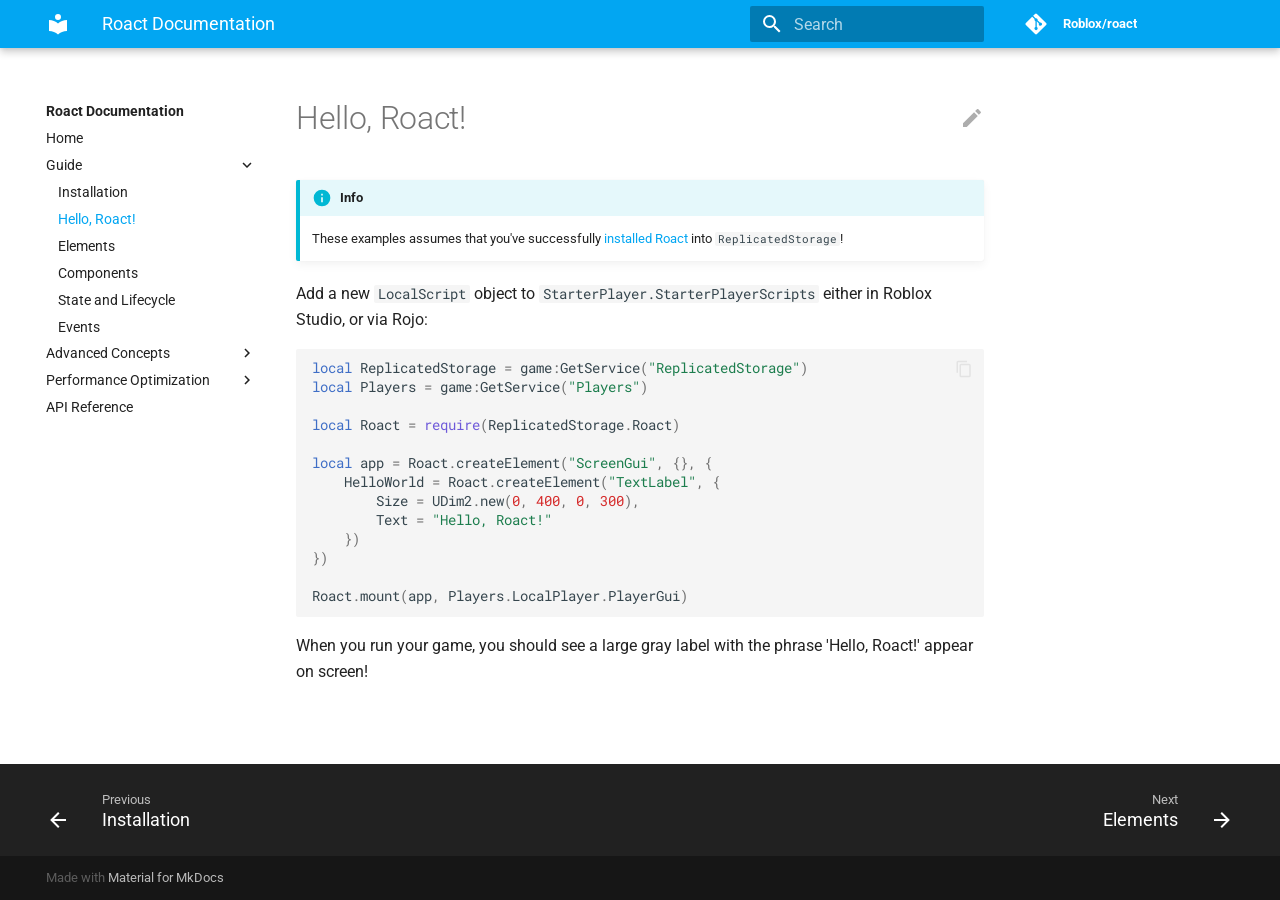
<file: guide/hello-roact/index.html>
<!doctype html>
<html lang="en" class="no-js">
  <head>
    
      <meta charset="utf-8">
      <meta name="viewport" content="width=device-width,initial-scale=1">
      
      
        <link rel="canonical" href="https://roblox.github.io/roact/guide/hello-roact/">
      
      
      <link rel="shortcut icon" href="../../assets/images/favicon.png">
      <meta name="generator" content="mkdocs-1.1.2, mkdocs-material-6.1.0">
    
    
      
        <title>Hello, Roact! - Roact Documentation</title>
      
    
    
      <link rel="stylesheet" href="../../assets/stylesheets/main.bc7e593a.min.css">
      
        
        <link rel="stylesheet" href="../../assets/stylesheets/palette.ab28b872.min.css">
        
          
          
          <meta name="theme-color" content="#02a6f2">
        
      
    
    
    
      
        
        <link href="https://fonts.gstatic.com" rel="preconnect" crossorigin>
        <link rel="stylesheet" href="https://fonts.googleapis.com/css?family=Roboto:300,400,400i,700%7CRoboto+Mono&display=fallback">
        <style>body,input{font-family:"Roboto",-apple-system,BlinkMacSystemFont,Helvetica,Arial,sans-serif}code,kbd,pre{font-family:"Roboto Mono",SFMono-Regular,Consolas,Menlo,monospace}</style>
      
    
    
    
      <link rel="stylesheet" href="../../extra.css">
    
    
      
    
    
  </head>
  
  
    
    
    
    
    
    <body dir="ltr" data-md-color-scheme="preference" data-md-color-primary="light-blue" data-md-color-accent="light-blue">
      
        <script>matchMedia("(prefers-color-scheme: dark)").matches&&document.body.setAttribute("data-md-color-scheme","slate")</script>
      
  
    <input class="md-toggle" data-md-toggle="drawer" type="checkbox" id="__drawer" autocomplete="off">
    <input class="md-toggle" data-md-toggle="search" type="checkbox" id="__search" autocomplete="off">
    <label class="md-overlay" for="__drawer"></label>
    <div data-md-component="skip">
      
    </div>
    <div data-md-component="announce">
      
    </div>
    
      

<header class="md-header" data-md-component="header">
  <nav class="md-header-nav md-grid" aria-label="Header">
    <a href="https://roblox.github.io/roact/" title="Roact Documentation" class="md-header-nav__button md-logo" aria-label="Roact Documentation">
      
  
  <svg xmlns="http://www.w3.org/2000/svg" viewBox="0 0 24 24"><path d="M12 8a3 3 0 003-3 3 3 0 00-3-3 3 3 0 00-3 3 3 3 0 003 3m0 3.54C9.64 9.35 6.5 8 3 8v11c3.5 0 6.64 1.35 9 3.54 2.36-2.19 5.5-3.54 9-3.54V8c-3.5 0-6.64 1.35-9 3.54z"/></svg>

    </a>
    <label class="md-header-nav__button md-icon" for="__drawer">
      <svg xmlns="http://www.w3.org/2000/svg" viewBox="0 0 24 24"><path d="M3 6h18v2H3V6m0 5h18v2H3v-2m0 5h18v2H3v-2z"/></svg>
    </label>
    <div class="md-header-nav__title" data-md-component="header-title">
      
        <div class="md-header-nav__ellipsis">
          <span class="md-header-nav__topic md-ellipsis">
            Roact Documentation
          </span>
          <span class="md-header-nav__topic md-ellipsis">
            
              Hello, Roact!
            
          </span>
        </div>
      
    </div>
    
      <label class="md-header-nav__button md-icon" for="__search">
        <svg xmlns="http://www.w3.org/2000/svg" viewBox="0 0 24 24"><path d="M9.5 3A6.5 6.5 0 0116 9.5c0 1.61-.59 3.09-1.56 4.23l.27.27h.79l5 5-1.5 1.5-5-5v-.79l-.27-.27A6.516 6.516 0 019.5 16 6.5 6.5 0 013 9.5 6.5 6.5 0 019.5 3m0 2C7 5 5 7 5 9.5S7 14 9.5 14 14 12 14 9.5 12 5 9.5 5z"/></svg>
      </label>
      
<div class="md-search" data-md-component="search" role="dialog">
  <label class="md-search__overlay" for="__search"></label>
  <div class="md-search__inner" role="search">
    <form class="md-search__form" name="search">
      <input type="text" class="md-search__input" name="query" aria-label="Search" placeholder="Search" autocapitalize="off" autocorrect="off" autocomplete="off" spellcheck="false" data-md-component="search-query" data-md-state="active">
      <label class="md-search__icon md-icon" for="__search">
        <svg xmlns="http://www.w3.org/2000/svg" viewBox="0 0 24 24"><path d="M9.5 3A6.5 6.5 0 0116 9.5c0 1.61-.59 3.09-1.56 4.23l.27.27h.79l5 5-1.5 1.5-5-5v-.79l-.27-.27A6.516 6.516 0 019.5 16 6.5 6.5 0 013 9.5 6.5 6.5 0 019.5 3m0 2C7 5 5 7 5 9.5S7 14 9.5 14 14 12 14 9.5 12 5 9.5 5z"/></svg>
        <svg xmlns="http://www.w3.org/2000/svg" viewBox="0 0 24 24"><path d="M20 11v2H8l5.5 5.5-1.42 1.42L4.16 12l7.92-7.92L13.5 5.5 8 11h12z"/></svg>
      </label>
      <button type="reset" class="md-search__icon md-icon" aria-label="Clear" data-md-component="search-reset" tabindex="-1">
        <svg xmlns="http://www.w3.org/2000/svg" viewBox="0 0 24 24"><path d="M19 6.41L17.59 5 12 10.59 6.41 5 5 6.41 10.59 12 5 17.59 6.41 19 12 13.41 17.59 19 19 17.59 13.41 12 19 6.41z"/></svg>
      </button>
    </form>
    <div class="md-search__output">
      <div class="md-search__scrollwrap" data-md-scrollfix>
        <div class="md-search-result" data-md-component="search-result">
          <div class="md-search-result__meta">
            Initializing search
          </div>
          <ol class="md-search-result__list"></ol>
        </div>
      </div>
    </div>
  </div>
</div>
    
    
      <div class="md-header-nav__source">
        
<a href="https://github.com/Roblox/roact/" title="Go to repository" class="md-source">
  <div class="md-source__icon md-icon">
    
    <svg xmlns="http://www.w3.org/2000/svg" viewBox="0 0 448 512"><path d="M439.55 236.05L244 40.45a28.87 28.87 0 00-40.81 0l-40.66 40.63 51.52 51.52c27.06-9.14 52.68 16.77 43.39 43.68l49.66 49.66c34.23-11.8 61.18 31 35.47 56.69-26.49 26.49-70.21-2.87-56-37.34L240.22 199v121.85c25.3 12.54 22.26 41.85 9.08 55a34.34 34.34 0 01-48.55 0c-17.57-17.6-11.07-46.91 11.25-56v-123c-20.8-8.51-24.6-30.74-18.64-45L142.57 101 8.45 235.14a28.86 28.86 0 000 40.81l195.61 195.6a28.86 28.86 0 0040.8 0l194.69-194.69a28.86 28.86 0 000-40.81z"/></svg>
  </div>
  <div class="md-source__repository">
    Roblox/roact
  </div>
</a>
      </div>
    
  </nav>
</header>
    
    <div class="md-container" data-md-component="container">
      
      
        
      
      <main class="md-main" data-md-component="main">
        <div class="md-main__inner md-grid">
          
            
              <div class="md-sidebar md-sidebar--primary" data-md-component="navigation">
                <div class="md-sidebar__scrollwrap">
                  <div class="md-sidebar__inner">
                    

<nav class="md-nav md-nav--primary" aria-label="Navigation" data-md-level="0">
  <label class="md-nav__title" for="__drawer">
    <a href="https://roblox.github.io/roact/" title="Roact Documentation" class="md-nav__button md-logo" aria-label="Roact Documentation">
      
  
  <svg xmlns="http://www.w3.org/2000/svg" viewBox="0 0 24 24"><path d="M12 8a3 3 0 003-3 3 3 0 00-3-3 3 3 0 00-3 3 3 3 0 003 3m0 3.54C9.64 9.35 6.5 8 3 8v11c3.5 0 6.64 1.35 9 3.54 2.36-2.19 5.5-3.54 9-3.54V8c-3.5 0-6.64 1.35-9 3.54z"/></svg>

    </a>
    Roact Documentation
  </label>
  
    <div class="md-nav__source">
      
<a href="https://github.com/Roblox/roact/" title="Go to repository" class="md-source">
  <div class="md-source__icon md-icon">
    
    <svg xmlns="http://www.w3.org/2000/svg" viewBox="0 0 448 512"><path d="M439.55 236.05L244 40.45a28.87 28.87 0 00-40.81 0l-40.66 40.63 51.52 51.52c27.06-9.14 52.68 16.77 43.39 43.68l49.66 49.66c34.23-11.8 61.18 31 35.47 56.69-26.49 26.49-70.21-2.87-56-37.34L240.22 199v121.85c25.3 12.54 22.26 41.85 9.08 55a34.34 34.34 0 01-48.55 0c-17.57-17.6-11.07-46.91 11.25-56v-123c-20.8-8.51-24.6-30.74-18.64-45L142.57 101 8.45 235.14a28.86 28.86 0 000 40.81l195.61 195.6a28.86 28.86 0 0040.8 0l194.69-194.69a28.86 28.86 0 000-40.81z"/></svg>
  </div>
  <div class="md-source__repository">
    Roblox/roact
  </div>
</a>
    </div>
  
  <ul class="md-nav__list" data-md-scrollfix>
    
      
      
      


  <li class="md-nav__item">
    <a href="../.." class="md-nav__link">
      Home
    </a>
  </li>

    
      
      
      

  


  <li class="md-nav__item md-nav__item--active md-nav__item--nested">
    
      <input class="md-nav__toggle md-toggle" data-md-toggle="nav-2" type="checkbox" id="nav-2" checked>
    
    <label class="md-nav__link" for="nav-2">
      Guide
      <span class="md-nav__icon md-icon"></span>
    </label>
    <nav class="md-nav" aria-label="Guide" data-md-level="1">
      <label class="md-nav__title" for="nav-2">
        <span class="md-nav__icon md-icon"></span>
        Guide
      </label>
      <ul class="md-nav__list" data-md-scrollfix>
        
        
          
          
          


  <li class="md-nav__item">
    <a href="../installation/" class="md-nav__link">
      Installation
    </a>
  </li>

        
          
          
          

  


  <li class="md-nav__item md-nav__item--active">
    
    <input class="md-nav__toggle md-toggle" data-md-toggle="toc" type="checkbox" id="__toc">
    
    
    <a href="./" class="md-nav__link md-nav__link--active">
      Hello, Roact!
    </a>
    
  </li>

        
          
          
          


  <li class="md-nav__item">
    <a href="../elements/" class="md-nav__link">
      Elements
    </a>
  </li>

        
          
          
          


  <li class="md-nav__item">
    <a href="../components/" class="md-nav__link">
      Components
    </a>
  </li>

        
          
          
          


  <li class="md-nav__item">
    <a href="../state-and-lifecycle/" class="md-nav__link">
      State and Lifecycle
    </a>
  </li>

        
          
          
          


  <li class="md-nav__item">
    <a href="../events/" class="md-nav__link">
      Events
    </a>
  </li>

        
      </ul>
    </nav>
  </li>

    
      
      
      


  <li class="md-nav__item md-nav__item--nested">
    
      <input class="md-nav__toggle md-toggle" data-md-toggle="nav-3" type="checkbox" id="nav-3">
    
    <label class="md-nav__link" for="nav-3">
      Advanced Concepts
      <span class="md-nav__icon md-icon"></span>
    </label>
    <nav class="md-nav" aria-label="Advanced Concepts" data-md-level="1">
      <label class="md-nav__title" for="nav-3">
        <span class="md-nav__icon md-icon"></span>
        Advanced Concepts
      </label>
      <ul class="md-nav__list" data-md-scrollfix>
        
        
          
          
          


  <li class="md-nav__item">
    <a href="../../advanced/fragments/" class="md-nav__link">
      Fragments
    </a>
  </li>

        
          
          
          


  <li class="md-nav__item">
    <a href="../../advanced/portals/" class="md-nav__link">
      Portals
    </a>
  </li>

        
          
          
          


  <li class="md-nav__item">
    <a href="../../advanced/bindings-and-refs/" class="md-nav__link">
      Bindings and Refs
    </a>
  </li>

        
          
          
          


  <li class="md-nav__item">
    <a href="../../advanced/context/" class="md-nav__link">
      Context
    </a>
  </li>

        
      </ul>
    </nav>
  </li>

    
      
      
      


  <li class="md-nav__item md-nav__item--nested">
    
      <input class="md-nav__toggle md-toggle" data-md-toggle="nav-4" type="checkbox" id="nav-4">
    
    <label class="md-nav__link" for="nav-4">
      Performance Optimization
      <span class="md-nav__icon md-icon"></span>
    </label>
    <nav class="md-nav" aria-label="Performance Optimization" data-md-level="1">
      <label class="md-nav__title" for="nav-4">
        <span class="md-nav__icon md-icon"></span>
        Performance Optimization
      </label>
      <ul class="md-nav__list" data-md-scrollfix>
        
        
          
          
          


  <li class="md-nav__item">
    <a href="../../performance/overview/" class="md-nav__link">
      Overview
    </a>
  </li>

        
          
          
          


  <li class="md-nav__item">
    <a href="../../performance/reduce-reconciliation/" class="md-nav__link">
      Reduce Reconcilation
    </a>
  </li>

        
      </ul>
    </nav>
  </li>

    
      
      
      


  <li class="md-nav__item">
    <a href="../../api-reference/" class="md-nav__link">
      API Reference
    </a>
  </li>

    
  </ul>
</nav>
                  </div>
                </div>
              </div>
            
            
          
          <div class="md-content">
            <article class="md-content__inner md-typeset">
              
                
                  <a href="https://github.com/Roblox/roact/edit/master/docs/guide/hello-roact.md" title="Edit this page" class="md-content__button md-icon">
                    <svg xmlns="http://www.w3.org/2000/svg" viewBox="0 0 24 24"><path d="M20.71 7.04c.39-.39.39-1.04 0-1.41l-2.34-2.34c-.37-.39-1.02-.39-1.41 0l-1.84 1.83 3.75 3.75M3 17.25V21h3.75L17.81 9.93l-3.75-3.75L3 17.25z"/></svg>
                  </a>
                
                
                  <h1>Hello, Roact!</h1>
                
                <div class="admonition info">
<p class="admonition-title">Info</p>
<p>These examples assumes that you've successfully <a href="../installation/">installed Roact</a> into <code>ReplicatedStorage</code>!</p>
</div>
<p>Add a new <code>LocalScript</code> object to <code>StarterPlayer.StarterPlayerScripts</code> either in Roblox Studio, or via Rojo:</p>
<div class="highlight"><pre><span></span><code><span class="kd">local</span> <span class="n">ReplicatedStorage</span> <span class="o">=</span> <span class="n">game</span><span class="p">:</span><span class="n">GetService</span><span class="p">(</span><span class="s2">&quot;ReplicatedStorage&quot;</span><span class="p">)</span>
<span class="kd">local</span> <span class="n">Players</span> <span class="o">=</span> <span class="n">game</span><span class="p">:</span><span class="n">GetService</span><span class="p">(</span><span class="s2">&quot;Players&quot;</span><span class="p">)</span>

<span class="kd">local</span> <span class="n">Roact</span> <span class="o">=</span> <span class="nb">require</span><span class="p">(</span><span class="n">ReplicatedStorage</span><span class="p">.</span><span class="n">Roact</span><span class="p">)</span>

<span class="kd">local</span> <span class="n">app</span> <span class="o">=</span> <span class="n">Roact</span><span class="p">.</span><span class="n">createElement</span><span class="p">(</span><span class="s2">&quot;ScreenGui&quot;</span><span class="p">,</span> <span class="p">{},</span> <span class="p">{</span>
    <span class="n">HelloWorld</span> <span class="o">=</span> <span class="n">Roact</span><span class="p">.</span><span class="n">createElement</span><span class="p">(</span><span class="s2">&quot;TextLabel&quot;</span><span class="p">,</span> <span class="p">{</span>
        <span class="n">Size</span> <span class="o">=</span> <span class="n">UDim2</span><span class="p">.</span><span class="n">new</span><span class="p">(</span><span class="mi">0</span><span class="p">,</span> <span class="mi">400</span><span class="p">,</span> <span class="mi">0</span><span class="p">,</span> <span class="mi">300</span><span class="p">),</span>
        <span class="n">Text</span> <span class="o">=</span> <span class="s2">&quot;Hello, Roact!&quot;</span>
    <span class="p">})</span>
<span class="p">})</span>

<span class="n">Roact</span><span class="p">.</span><span class="n">mount</span><span class="p">(</span><span class="n">app</span><span class="p">,</span> <span class="n">Players</span><span class="p">.</span><span class="n">LocalPlayer</span><span class="p">.</span><span class="n">PlayerGui</span><span class="p">)</span>
</code></pre></div>
<p>When you run your game, you should see a large gray label with the phrase 'Hello, Roact!' appear on screen!</p>
                
              
              
                


              
            </article>
          </div>
        </div>
      </main>
      
        
<footer class="md-footer">
  
    <div class="md-footer-nav">
      <nav class="md-footer-nav__inner md-grid" aria-label="Footer">
        
          <a href="../installation/" class="md-footer-nav__link md-footer-nav__link--prev" rel="prev">
            <div class="md-footer-nav__button md-icon">
              <svg xmlns="http://www.w3.org/2000/svg" viewBox="0 0 24 24"><path d="M20 11v2H8l5.5 5.5-1.42 1.42L4.16 12l7.92-7.92L13.5 5.5 8 11h12z"/></svg>
            </div>
            <div class="md-footer-nav__title">
              <div class="md-ellipsis">
                <span class="md-footer-nav__direction">
                  Previous
                </span>
                Installation
              </div>
            </div>
          </a>
        
        
          <a href="../elements/" class="md-footer-nav__link md-footer-nav__link--next" rel="next">
            <div class="md-footer-nav__title">
              <div class="md-ellipsis">
                <span class="md-footer-nav__direction">
                  Next
                </span>
                Elements
              </div>
            </div>
            <div class="md-footer-nav__button md-icon">
              <svg xmlns="http://www.w3.org/2000/svg" viewBox="0 0 24 24"><path d="M4 11v2h12l-5.5 5.5 1.42 1.42L19.84 12l-7.92-7.92L10.5 5.5 16 11H4z"/></svg>
            </div>
          </a>
        
      </nav>
    </div>
  
  <div class="md-footer-meta md-typeset">
    <div class="md-footer-meta__inner md-grid">
      <div class="md-footer-copyright">
        
        Made with
        <a href="https://squidfunk.github.io/mkdocs-material/" target="_blank" rel="noopener">
          Material for MkDocs
        </a>
      </div>
      
    </div>
  </div>
</footer>
      
    </div>
    
      <script src="../../assets/javascripts/vendor.6a3d08fc.min.js"></script>
      <script src="../../assets/javascripts/bundle.71201edf.min.js"></script><script id="__lang" type="application/json">{"clipboard.copy": "Copy to clipboard", "clipboard.copied": "Copied to clipboard", "search.config.lang": "en", "search.config.pipeline": "trimmer, stopWordFilter", "search.config.separator": "[\\s\\-]+", "search.placeholder": "Search", "search.result.placeholder": "Type to start searching", "search.result.none": "No matching documents", "search.result.one": "1 matching document", "search.result.other": "# matching documents", "search.result.more.one": "1 more on this page", "search.result.more.other": "# more on this page", "search.result.term.missing": "Missing"}</script>
      
      <script>
        app = initialize({
          base: "../..",
          features: [],
          search: Object.assign({
            worker: "../../assets/javascripts/worker/search.4ac00218.min.js"
          }, typeof search !== "undefined" && search)
        })
      </script>
      
    
  </body>
</html>
</file>
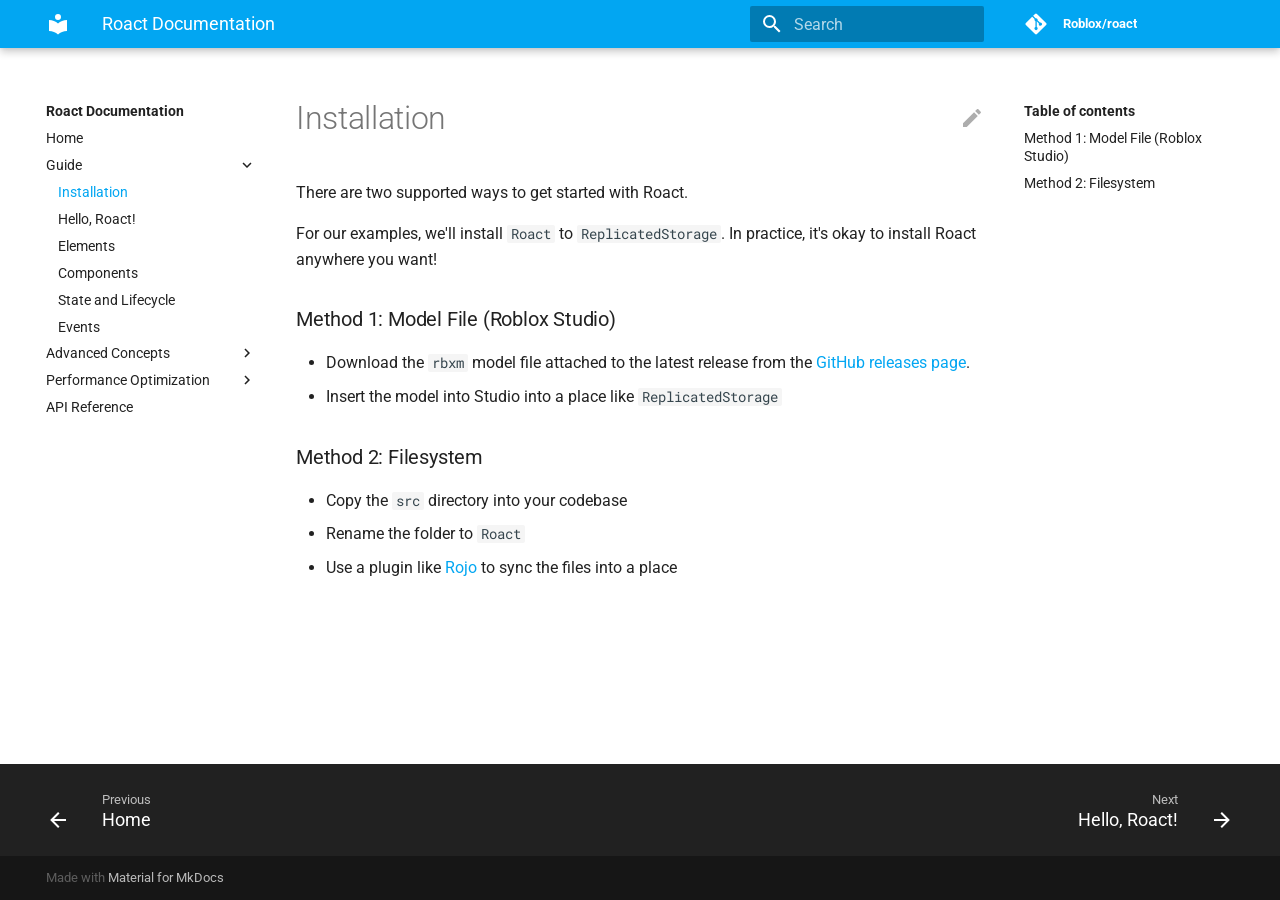
<file: guide/installation/index.html>
<!doctype html>
<html lang="en" class="no-js">
  <head>
    
      <meta charset="utf-8">
      <meta name="viewport" content="width=device-width,initial-scale=1">
      
      
        <link rel="canonical" href="https://roblox.github.io/roact/guide/installation/">
      
      
      <link rel="shortcut icon" href="../../assets/images/favicon.png">
      <meta name="generator" content="mkdocs-1.1.2, mkdocs-material-6.1.0">
    
    
      
        <title>Installation - Roact Documentation</title>
      
    
    
      <link rel="stylesheet" href="../../assets/stylesheets/main.bc7e593a.min.css">
      
        
        <link rel="stylesheet" href="../../assets/stylesheets/palette.ab28b872.min.css">
        
          
          
          <meta name="theme-color" content="#02a6f2">
        
      
    
    
    
      
        
        <link href="https://fonts.gstatic.com" rel="preconnect" crossorigin>
        <link rel="stylesheet" href="https://fonts.googleapis.com/css?family=Roboto:300,400,400i,700%7CRoboto+Mono&display=fallback">
        <style>body,input{font-family:"Roboto",-apple-system,BlinkMacSystemFont,Helvetica,Arial,sans-serif}code,kbd,pre{font-family:"Roboto Mono",SFMono-Regular,Consolas,Menlo,monospace}</style>
      
    
    
    
      <link rel="stylesheet" href="../../extra.css">
    
    
      
    
    
  </head>
  
  
    
    
    
    
    
    <body dir="ltr" data-md-color-scheme="preference" data-md-color-primary="light-blue" data-md-color-accent="light-blue">
      
        <script>matchMedia("(prefers-color-scheme: dark)").matches&&document.body.setAttribute("data-md-color-scheme","slate")</script>
      
  
    <input class="md-toggle" data-md-toggle="drawer" type="checkbox" id="__drawer" autocomplete="off">
    <input class="md-toggle" data-md-toggle="search" type="checkbox" id="__search" autocomplete="off">
    <label class="md-overlay" for="__drawer"></label>
    <div data-md-component="skip">
      
        
        <a href="#method-1-model-file-roblox-studio" class="md-skip">
          Skip to content
        </a>
      
    </div>
    <div data-md-component="announce">
      
    </div>
    
      

<header class="md-header" data-md-component="header">
  <nav class="md-header-nav md-grid" aria-label="Header">
    <a href="https://roblox.github.io/roact/" title="Roact Documentation" class="md-header-nav__button md-logo" aria-label="Roact Documentation">
      
  
  <svg xmlns="http://www.w3.org/2000/svg" viewBox="0 0 24 24"><path d="M12 8a3 3 0 003-3 3 3 0 00-3-3 3 3 0 00-3 3 3 3 0 003 3m0 3.54C9.64 9.35 6.5 8 3 8v11c3.5 0 6.64 1.35 9 3.54 2.36-2.19 5.5-3.54 9-3.54V8c-3.5 0-6.64 1.35-9 3.54z"/></svg>

    </a>
    <label class="md-header-nav__button md-icon" for="__drawer">
      <svg xmlns="http://www.w3.org/2000/svg" viewBox="0 0 24 24"><path d="M3 6h18v2H3V6m0 5h18v2H3v-2m0 5h18v2H3v-2z"/></svg>
    </label>
    <div class="md-header-nav__title" data-md-component="header-title">
      
        <div class="md-header-nav__ellipsis">
          <span class="md-header-nav__topic md-ellipsis">
            Roact Documentation
          </span>
          <span class="md-header-nav__topic md-ellipsis">
            
              Installation
            
          </span>
        </div>
      
    </div>
    
      <label class="md-header-nav__button md-icon" for="__search">
        <svg xmlns="http://www.w3.org/2000/svg" viewBox="0 0 24 24"><path d="M9.5 3A6.5 6.5 0 0116 9.5c0 1.61-.59 3.09-1.56 4.23l.27.27h.79l5 5-1.5 1.5-5-5v-.79l-.27-.27A6.516 6.516 0 019.5 16 6.5 6.5 0 013 9.5 6.5 6.5 0 019.5 3m0 2C7 5 5 7 5 9.5S7 14 9.5 14 14 12 14 9.5 12 5 9.5 5z"/></svg>
      </label>
      
<div class="md-search" data-md-component="search" role="dialog">
  <label class="md-search__overlay" for="__search"></label>
  <div class="md-search__inner" role="search">
    <form class="md-search__form" name="search">
      <input type="text" class="md-search__input" name="query" aria-label="Search" placeholder="Search" autocapitalize="off" autocorrect="off" autocomplete="off" spellcheck="false" data-md-component="search-query" data-md-state="active">
      <label class="md-search__icon md-icon" for="__search">
        <svg xmlns="http://www.w3.org/2000/svg" viewBox="0 0 24 24"><path d="M9.5 3A6.5 6.5 0 0116 9.5c0 1.61-.59 3.09-1.56 4.23l.27.27h.79l5 5-1.5 1.5-5-5v-.79l-.27-.27A6.516 6.516 0 019.5 16 6.5 6.5 0 013 9.5 6.5 6.5 0 019.5 3m0 2C7 5 5 7 5 9.5S7 14 9.5 14 14 12 14 9.5 12 5 9.5 5z"/></svg>
        <svg xmlns="http://www.w3.org/2000/svg" viewBox="0 0 24 24"><path d="M20 11v2H8l5.5 5.5-1.42 1.42L4.16 12l7.92-7.92L13.5 5.5 8 11h12z"/></svg>
      </label>
      <button type="reset" class="md-search__icon md-icon" aria-label="Clear" data-md-component="search-reset" tabindex="-1">
        <svg xmlns="http://www.w3.org/2000/svg" viewBox="0 0 24 24"><path d="M19 6.41L17.59 5 12 10.59 6.41 5 5 6.41 10.59 12 5 17.59 6.41 19 12 13.41 17.59 19 19 17.59 13.41 12 19 6.41z"/></svg>
      </button>
    </form>
    <div class="md-search__output">
      <div class="md-search__scrollwrap" data-md-scrollfix>
        <div class="md-search-result" data-md-component="search-result">
          <div class="md-search-result__meta">
            Initializing search
          </div>
          <ol class="md-search-result__list"></ol>
        </div>
      </div>
    </div>
  </div>
</div>
    
    
      <div class="md-header-nav__source">
        
<a href="https://github.com/Roblox/roact/" title="Go to repository" class="md-source">
  <div class="md-source__icon md-icon">
    
    <svg xmlns="http://www.w3.org/2000/svg" viewBox="0 0 448 512"><path d="M439.55 236.05L244 40.45a28.87 28.87 0 00-40.81 0l-40.66 40.63 51.52 51.52c27.06-9.14 52.68 16.77 43.39 43.68l49.66 49.66c34.23-11.8 61.18 31 35.47 56.69-26.49 26.49-70.21-2.87-56-37.34L240.22 199v121.85c25.3 12.54 22.26 41.85 9.08 55a34.34 34.34 0 01-48.55 0c-17.57-17.6-11.07-46.91 11.25-56v-123c-20.8-8.51-24.6-30.74-18.64-45L142.57 101 8.45 235.14a28.86 28.86 0 000 40.81l195.61 195.6a28.86 28.86 0 0040.8 0l194.69-194.69a28.86 28.86 0 000-40.81z"/></svg>
  </div>
  <div class="md-source__repository">
    Roblox/roact
  </div>
</a>
      </div>
    
  </nav>
</header>
    
    <div class="md-container" data-md-component="container">
      
      
        
      
      <main class="md-main" data-md-component="main">
        <div class="md-main__inner md-grid">
          
            
              <div class="md-sidebar md-sidebar--primary" data-md-component="navigation">
                <div class="md-sidebar__scrollwrap">
                  <div class="md-sidebar__inner">
                    

<nav class="md-nav md-nav--primary" aria-label="Navigation" data-md-level="0">
  <label class="md-nav__title" for="__drawer">
    <a href="https://roblox.github.io/roact/" title="Roact Documentation" class="md-nav__button md-logo" aria-label="Roact Documentation">
      
  
  <svg xmlns="http://www.w3.org/2000/svg" viewBox="0 0 24 24"><path d="M12 8a3 3 0 003-3 3 3 0 00-3-3 3 3 0 00-3 3 3 3 0 003 3m0 3.54C9.64 9.35 6.5 8 3 8v11c3.5 0 6.64 1.35 9 3.54 2.36-2.19 5.5-3.54 9-3.54V8c-3.5 0-6.64 1.35-9 3.54z"/></svg>

    </a>
    Roact Documentation
  </label>
  
    <div class="md-nav__source">
      
<a href="https://github.com/Roblox/roact/" title="Go to repository" class="md-source">
  <div class="md-source__icon md-icon">
    
    <svg xmlns="http://www.w3.org/2000/svg" viewBox="0 0 448 512"><path d="M439.55 236.05L244 40.45a28.87 28.87 0 00-40.81 0l-40.66 40.63 51.52 51.52c27.06-9.14 52.68 16.77 43.39 43.68l49.66 49.66c34.23-11.8 61.18 31 35.47 56.69-26.49 26.49-70.21-2.87-56-37.34L240.22 199v121.85c25.3 12.54 22.26 41.85 9.08 55a34.34 34.34 0 01-48.55 0c-17.57-17.6-11.07-46.91 11.25-56v-123c-20.8-8.51-24.6-30.74-18.64-45L142.57 101 8.45 235.14a28.86 28.86 0 000 40.81l195.61 195.6a28.86 28.86 0 0040.8 0l194.69-194.69a28.86 28.86 0 000-40.81z"/></svg>
  </div>
  <div class="md-source__repository">
    Roblox/roact
  </div>
</a>
    </div>
  
  <ul class="md-nav__list" data-md-scrollfix>
    
      
      
      


  <li class="md-nav__item">
    <a href="../.." class="md-nav__link">
      Home
    </a>
  </li>

    
      
      
      

  


  <li class="md-nav__item md-nav__item--active md-nav__item--nested">
    
      <input class="md-nav__toggle md-toggle" data-md-toggle="nav-2" type="checkbox" id="nav-2" checked>
    
    <label class="md-nav__link" for="nav-2">
      Guide
      <span class="md-nav__icon md-icon"></span>
    </label>
    <nav class="md-nav" aria-label="Guide" data-md-level="1">
      <label class="md-nav__title" for="nav-2">
        <span class="md-nav__icon md-icon"></span>
        Guide
      </label>
      <ul class="md-nav__list" data-md-scrollfix>
        
        
          
          
          

  


  <li class="md-nav__item md-nav__item--active">
    
    <input class="md-nav__toggle md-toggle" data-md-toggle="toc" type="checkbox" id="__toc">
    
    
      <label class="md-nav__link md-nav__link--active" for="__toc">
        Installation
        <span class="md-nav__icon md-icon"></span>
      </label>
    
    <a href="./" class="md-nav__link md-nav__link--active">
      Installation
    </a>
    
      
<nav class="md-nav md-nav--secondary" aria-label="Table of contents">
  
  
  
    <label class="md-nav__title" for="__toc">
      <span class="md-nav__icon md-icon"></span>
      Table of contents
    </label>
    <ul class="md-nav__list" data-md-scrollfix>
      
        <li class="md-nav__item">
  <a href="#method-1-model-file-roblox-studio" class="md-nav__link">
    Method 1: Model File (Roblox Studio)
  </a>
  
</li>
      
        <li class="md-nav__item">
  <a href="#method-2-filesystem" class="md-nav__link">
    Method 2: Filesystem
  </a>
  
</li>
      
    </ul>
  
</nav>
    
  </li>

        
          
          
          


  <li class="md-nav__item">
    <a href="../hello-roact/" class="md-nav__link">
      Hello, Roact!
    </a>
  </li>

        
          
          
          


  <li class="md-nav__item">
    <a href="../elements/" class="md-nav__link">
      Elements
    </a>
  </li>

        
          
          
          


  <li class="md-nav__item">
    <a href="../components/" class="md-nav__link">
      Components
    </a>
  </li>

        
          
          
          


  <li class="md-nav__item">
    <a href="../state-and-lifecycle/" class="md-nav__link">
      State and Lifecycle
    </a>
  </li>

        
          
          
          


  <li class="md-nav__item">
    <a href="../events/" class="md-nav__link">
      Events
    </a>
  </li>

        
      </ul>
    </nav>
  </li>

    
      
      
      


  <li class="md-nav__item md-nav__item--nested">
    
      <input class="md-nav__toggle md-toggle" data-md-toggle="nav-3" type="checkbox" id="nav-3">
    
    <label class="md-nav__link" for="nav-3">
      Advanced Concepts
      <span class="md-nav__icon md-icon"></span>
    </label>
    <nav class="md-nav" aria-label="Advanced Concepts" data-md-level="1">
      <label class="md-nav__title" for="nav-3">
        <span class="md-nav__icon md-icon"></span>
        Advanced Concepts
      </label>
      <ul class="md-nav__list" data-md-scrollfix>
        
        
          
          
          


  <li class="md-nav__item">
    <a href="../../advanced/fragments/" class="md-nav__link">
      Fragments
    </a>
  </li>

        
          
          
          


  <li class="md-nav__item">
    <a href="../../advanced/portals/" class="md-nav__link">
      Portals
    </a>
  </li>

        
          
          
          


  <li class="md-nav__item">
    <a href="../../advanced/bindings-and-refs/" class="md-nav__link">
      Bindings and Refs
    </a>
  </li>

        
          
          
          


  <li class="md-nav__item">
    <a href="../../advanced/context/" class="md-nav__link">
      Context
    </a>
  </li>

        
      </ul>
    </nav>
  </li>

    
      
      
      


  <li class="md-nav__item md-nav__item--nested">
    
      <input class="md-nav__toggle md-toggle" data-md-toggle="nav-4" type="checkbox" id="nav-4">
    
    <label class="md-nav__link" for="nav-4">
      Performance Optimization
      <span class="md-nav__icon md-icon"></span>
    </label>
    <nav class="md-nav" aria-label="Performance Optimization" data-md-level="1">
      <label class="md-nav__title" for="nav-4">
        <span class="md-nav__icon md-icon"></span>
        Performance Optimization
      </label>
      <ul class="md-nav__list" data-md-scrollfix>
        
        
          
          
          


  <li class="md-nav__item">
    <a href="../../performance/overview/" class="md-nav__link">
      Overview
    </a>
  </li>

        
          
          
          


  <li class="md-nav__item">
    <a href="../../performance/reduce-reconciliation/" class="md-nav__link">
      Reduce Reconcilation
    </a>
  </li>

        
      </ul>
    </nav>
  </li>

    
      
      
      


  <li class="md-nav__item">
    <a href="../../api-reference/" class="md-nav__link">
      API Reference
    </a>
  </li>

    
  </ul>
</nav>
                  </div>
                </div>
              </div>
            
            
              <div class="md-sidebar md-sidebar--secondary" data-md-component="toc">
                <div class="md-sidebar__scrollwrap">
                  <div class="md-sidebar__inner">
                    
<nav class="md-nav md-nav--secondary" aria-label="Table of contents">
  
  
  
    <label class="md-nav__title" for="__toc">
      <span class="md-nav__icon md-icon"></span>
      Table of contents
    </label>
    <ul class="md-nav__list" data-md-scrollfix>
      
        <li class="md-nav__item">
  <a href="#method-1-model-file-roblox-studio" class="md-nav__link">
    Method 1: Model File (Roblox Studio)
  </a>
  
</li>
      
        <li class="md-nav__item">
  <a href="#method-2-filesystem" class="md-nav__link">
    Method 2: Filesystem
  </a>
  
</li>
      
    </ul>
  
</nav>
                  </div>
                </div>
              </div>
            
          
          <div class="md-content">
            <article class="md-content__inner md-typeset">
              
                
                  <a href="https://github.com/Roblox/roact/edit/master/docs/guide/installation.md" title="Edit this page" class="md-content__button md-icon">
                    <svg xmlns="http://www.w3.org/2000/svg" viewBox="0 0 24 24"><path d="M20.71 7.04c.39-.39.39-1.04 0-1.41l-2.34-2.34c-.37-.39-1.02-.39-1.41 0l-1.84 1.83 3.75 3.75M3 17.25V21h3.75L17.81 9.93l-3.75-3.75L3 17.25z"/></svg>
                  </a>
                
                
                  <h1>Installation</h1>
                
                <p>There are two supported ways to get started with Roact.</p>
<p>For our examples, we'll install <code>Roact</code> to <code>ReplicatedStorage</code>. In practice, it's okay to install Roact anywhere you want!</p>
<h3 id="method-1-model-file-roblox-studio">Method 1: Model File (Roblox Studio)<a class="headerlink" href="#method-1-model-file-roblox-studio" title="Permanent link">&para;</a></h3>
<ul>
<li>Download the <code>rbxm</code> model file attached to the latest release from the <a href="https://github.com/Roblox/Roact/releases">GitHub releases page</a>.</li>
<li>Insert the model into Studio into a place like <code>ReplicatedStorage</code></li>
</ul>
<h3 id="method-2-filesystem">Method 2: Filesystem<a class="headerlink" href="#method-2-filesystem" title="Permanent link">&para;</a></h3>
<ul>
<li>Copy the <code>src</code> directory into your codebase</li>
<li>Rename the folder to <code>Roact</code></li>
<li>Use a plugin like <a href="https://github.com/LPGhatguy/rojo">Rojo</a> to sync the files into a place</li>
</ul>
                
              
              
                


              
            </article>
          </div>
        </div>
      </main>
      
        
<footer class="md-footer">
  
    <div class="md-footer-nav">
      <nav class="md-footer-nav__inner md-grid" aria-label="Footer">
        
          <a href="../.." class="md-footer-nav__link md-footer-nav__link--prev" rel="prev">
            <div class="md-footer-nav__button md-icon">
              <svg xmlns="http://www.w3.org/2000/svg" viewBox="0 0 24 24"><path d="M20 11v2H8l5.5 5.5-1.42 1.42L4.16 12l7.92-7.92L13.5 5.5 8 11h12z"/></svg>
            </div>
            <div class="md-footer-nav__title">
              <div class="md-ellipsis">
                <span class="md-footer-nav__direction">
                  Previous
                </span>
                Home
              </div>
            </div>
          </a>
        
        
          <a href="../hello-roact/" class="md-footer-nav__link md-footer-nav__link--next" rel="next">
            <div class="md-footer-nav__title">
              <div class="md-ellipsis">
                <span class="md-footer-nav__direction">
                  Next
                </span>
                Hello, Roact!
              </div>
            </div>
            <div class="md-footer-nav__button md-icon">
              <svg xmlns="http://www.w3.org/2000/svg" viewBox="0 0 24 24"><path d="M4 11v2h12l-5.5 5.5 1.42 1.42L19.84 12l-7.92-7.92L10.5 5.5 16 11H4z"/></svg>
            </div>
          </a>
        
      </nav>
    </div>
  
  <div class="md-footer-meta md-typeset">
    <div class="md-footer-meta__inner md-grid">
      <div class="md-footer-copyright">
        
        Made with
        <a href="https://squidfunk.github.io/mkdocs-material/" target="_blank" rel="noopener">
          Material for MkDocs
        </a>
      </div>
      
    </div>
  </div>
</footer>
      
    </div>
    
      <script src="../../assets/javascripts/vendor.6a3d08fc.min.js"></script>
      <script src="../../assets/javascripts/bundle.71201edf.min.js"></script><script id="__lang" type="application/json">{"clipboard.copy": "Copy to clipboard", "clipboard.copied": "Copied to clipboard", "search.config.lang": "en", "search.config.pipeline": "trimmer, stopWordFilter", "search.config.separator": "[\\s\\-]+", "search.placeholder": "Search", "search.result.placeholder": "Type to start searching", "search.result.none": "No matching documents", "search.result.one": "1 matching document", "search.result.other": "# matching documents", "search.result.more.one": "1 more on this page", "search.result.more.other": "# more on this page", "search.result.term.missing": "Missing"}</script>
      
      <script>
        app = initialize({
          base: "../..",
          features: [],
          search: Object.assign({
            worker: "../../assets/javascripts/worker/search.4ac00218.min.js"
          }, typeof search !== "undefined" && search)
        })
      </script>
      
    
  </body>
</html>
</file>
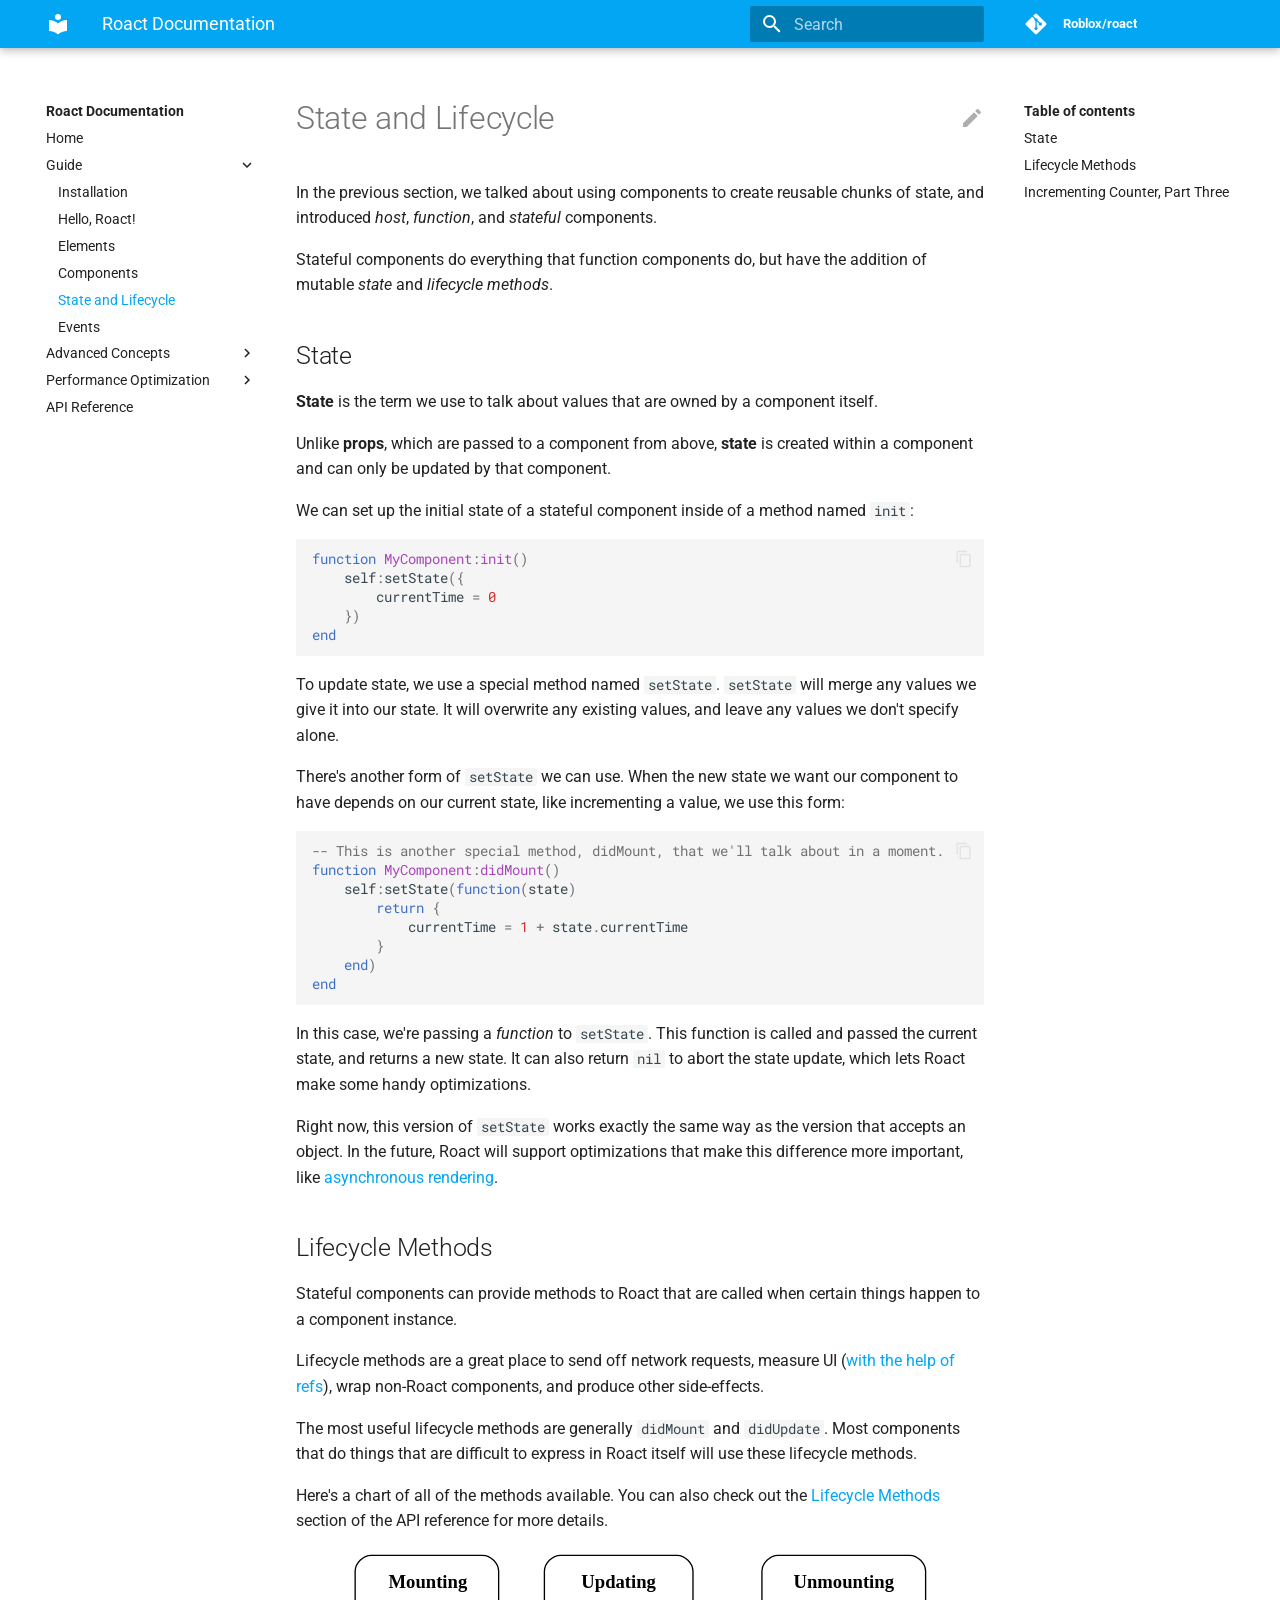
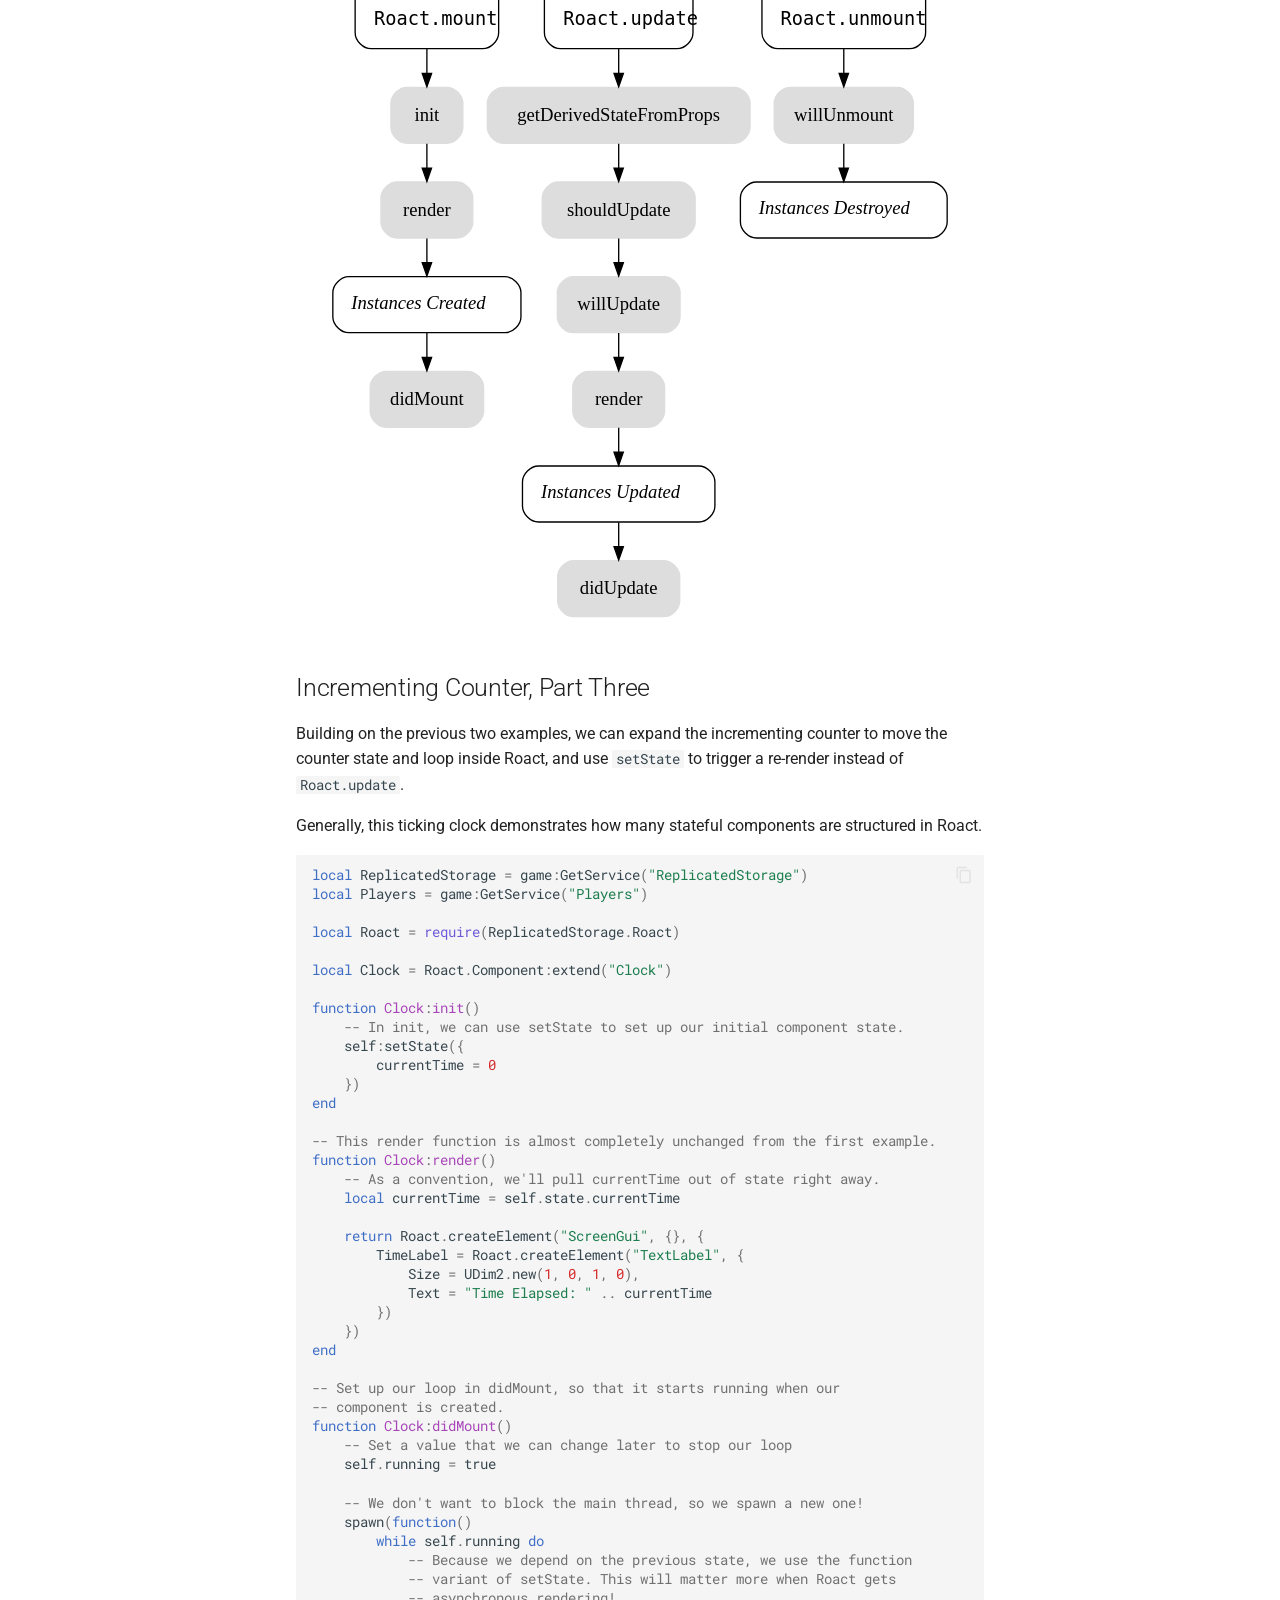
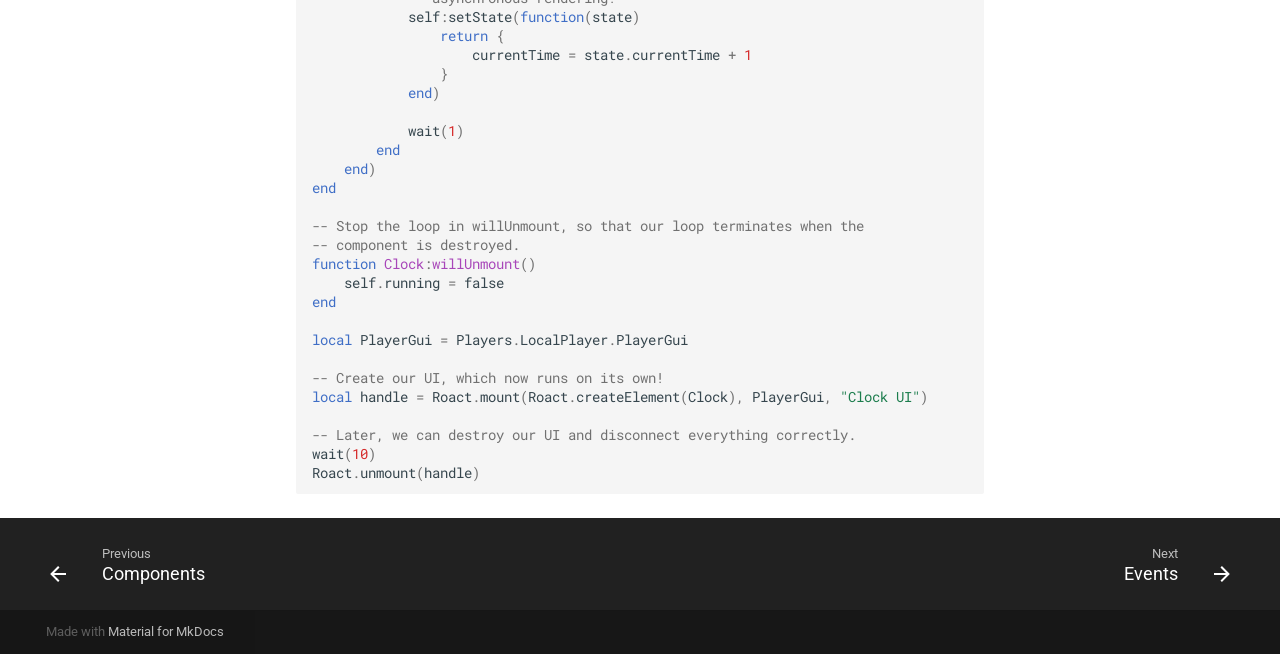
<file: guide/state-and-lifecycle/index.html>
<!doctype html>
<html lang="en" class="no-js">
  <head>
    
      <meta charset="utf-8">
      <meta name="viewport" content="width=device-width,initial-scale=1">
      
      
        <link rel="canonical" href="https://roblox.github.io/roact/guide/state-and-lifecycle/">
      
      
      <link rel="shortcut icon" href="../../assets/images/favicon.png">
      <meta name="generator" content="mkdocs-1.1.2, mkdocs-material-6.1.0">
    
    
      
        <title>State and Lifecycle - Roact Documentation</title>
      
    
    
      <link rel="stylesheet" href="../../assets/stylesheets/main.bc7e593a.min.css">
      
        
        <link rel="stylesheet" href="../../assets/stylesheets/palette.ab28b872.min.css">
        
          
          
          <meta name="theme-color" content="#02a6f2">
        
      
    
    
    
      
        
        <link href="https://fonts.gstatic.com" rel="preconnect" crossorigin>
        <link rel="stylesheet" href="https://fonts.googleapis.com/css?family=Roboto:300,400,400i,700%7CRoboto+Mono&display=fallback">
        <style>body,input{font-family:"Roboto",-apple-system,BlinkMacSystemFont,Helvetica,Arial,sans-serif}code,kbd,pre{font-family:"Roboto Mono",SFMono-Regular,Consolas,Menlo,monospace}</style>
      
    
    
    
      <link rel="stylesheet" href="../../extra.css">
    
    
      
    
    
  </head>
  
  
    
    
    
    
    
    <body dir="ltr" data-md-color-scheme="preference" data-md-color-primary="light-blue" data-md-color-accent="light-blue">
      
        <script>matchMedia("(prefers-color-scheme: dark)").matches&&document.body.setAttribute("data-md-color-scheme","slate")</script>
      
  
    <input class="md-toggle" data-md-toggle="drawer" type="checkbox" id="__drawer" autocomplete="off">
    <input class="md-toggle" data-md-toggle="search" type="checkbox" id="__search" autocomplete="off">
    <label class="md-overlay" for="__drawer"></label>
    <div data-md-component="skip">
      
        
        <a href="#state" class="md-skip">
          Skip to content
        </a>
      
    </div>
    <div data-md-component="announce">
      
    </div>
    
      

<header class="md-header" data-md-component="header">
  <nav class="md-header-nav md-grid" aria-label="Header">
    <a href="https://roblox.github.io/roact/" title="Roact Documentation" class="md-header-nav__button md-logo" aria-label="Roact Documentation">
      
  
  <svg xmlns="http://www.w3.org/2000/svg" viewBox="0 0 24 24"><path d="M12 8a3 3 0 003-3 3 3 0 00-3-3 3 3 0 00-3 3 3 3 0 003 3m0 3.54C9.64 9.35 6.5 8 3 8v11c3.5 0 6.64 1.35 9 3.54 2.36-2.19 5.5-3.54 9-3.54V8c-3.5 0-6.64 1.35-9 3.54z"/></svg>

    </a>
    <label class="md-header-nav__button md-icon" for="__drawer">
      <svg xmlns="http://www.w3.org/2000/svg" viewBox="0 0 24 24"><path d="M3 6h18v2H3V6m0 5h18v2H3v-2m0 5h18v2H3v-2z"/></svg>
    </label>
    <div class="md-header-nav__title" data-md-component="header-title">
      
        <div class="md-header-nav__ellipsis">
          <span class="md-header-nav__topic md-ellipsis">
            Roact Documentation
          </span>
          <span class="md-header-nav__topic md-ellipsis">
            
              State and Lifecycle
            
          </span>
        </div>
      
    </div>
    
      <label class="md-header-nav__button md-icon" for="__search">
        <svg xmlns="http://www.w3.org/2000/svg" viewBox="0 0 24 24"><path d="M9.5 3A6.5 6.5 0 0116 9.5c0 1.61-.59 3.09-1.56 4.23l.27.27h.79l5 5-1.5 1.5-5-5v-.79l-.27-.27A6.516 6.516 0 019.5 16 6.5 6.5 0 013 9.5 6.5 6.5 0 019.5 3m0 2C7 5 5 7 5 9.5S7 14 9.5 14 14 12 14 9.5 12 5 9.5 5z"/></svg>
      </label>
      
<div class="md-search" data-md-component="search" role="dialog">
  <label class="md-search__overlay" for="__search"></label>
  <div class="md-search__inner" role="search">
    <form class="md-search__form" name="search">
      <input type="text" class="md-search__input" name="query" aria-label="Search" placeholder="Search" autocapitalize="off" autocorrect="off" autocomplete="off" spellcheck="false" data-md-component="search-query" data-md-state="active">
      <label class="md-search__icon md-icon" for="__search">
        <svg xmlns="http://www.w3.org/2000/svg" viewBox="0 0 24 24"><path d="M9.5 3A6.5 6.5 0 0116 9.5c0 1.61-.59 3.09-1.56 4.23l.27.27h.79l5 5-1.5 1.5-5-5v-.79l-.27-.27A6.516 6.516 0 019.5 16 6.5 6.5 0 013 9.5 6.5 6.5 0 019.5 3m0 2C7 5 5 7 5 9.5S7 14 9.5 14 14 12 14 9.5 12 5 9.5 5z"/></svg>
        <svg xmlns="http://www.w3.org/2000/svg" viewBox="0 0 24 24"><path d="M20 11v2H8l5.5 5.5-1.42 1.42L4.16 12l7.92-7.92L13.5 5.5 8 11h12z"/></svg>
      </label>
      <button type="reset" class="md-search__icon md-icon" aria-label="Clear" data-md-component="search-reset" tabindex="-1">
        <svg xmlns="http://www.w3.org/2000/svg" viewBox="0 0 24 24"><path d="M19 6.41L17.59 5 12 10.59 6.41 5 5 6.41 10.59 12 5 17.59 6.41 19 12 13.41 17.59 19 19 17.59 13.41 12 19 6.41z"/></svg>
      </button>
    </form>
    <div class="md-search__output">
      <div class="md-search__scrollwrap" data-md-scrollfix>
        <div class="md-search-result" data-md-component="search-result">
          <div class="md-search-result__meta">
            Initializing search
          </div>
          <ol class="md-search-result__list"></ol>
        </div>
      </div>
    </div>
  </div>
</div>
    
    
      <div class="md-header-nav__source">
        
<a href="https://github.com/Roblox/roact/" title="Go to repository" class="md-source">
  <div class="md-source__icon md-icon">
    
    <svg xmlns="http://www.w3.org/2000/svg" viewBox="0 0 448 512"><path d="M439.55 236.05L244 40.45a28.87 28.87 0 00-40.81 0l-40.66 40.63 51.52 51.52c27.06-9.14 52.68 16.77 43.39 43.68l49.66 49.66c34.23-11.8 61.18 31 35.47 56.69-26.49 26.49-70.21-2.87-56-37.34L240.22 199v121.85c25.3 12.54 22.26 41.85 9.08 55a34.34 34.34 0 01-48.55 0c-17.57-17.6-11.07-46.91 11.25-56v-123c-20.8-8.51-24.6-30.74-18.64-45L142.57 101 8.45 235.14a28.86 28.86 0 000 40.81l195.61 195.6a28.86 28.86 0 0040.8 0l194.69-194.69a28.86 28.86 0 000-40.81z"/></svg>
  </div>
  <div class="md-source__repository">
    Roblox/roact
  </div>
</a>
      </div>
    
  </nav>
</header>
    
    <div class="md-container" data-md-component="container">
      
      
        
      
      <main class="md-main" data-md-component="main">
        <div class="md-main__inner md-grid">
          
            
              <div class="md-sidebar md-sidebar--primary" data-md-component="navigation">
                <div class="md-sidebar__scrollwrap">
                  <div class="md-sidebar__inner">
                    

<nav class="md-nav md-nav--primary" aria-label="Navigation" data-md-level="0">
  <label class="md-nav__title" for="__drawer">
    <a href="https://roblox.github.io/roact/" title="Roact Documentation" class="md-nav__button md-logo" aria-label="Roact Documentation">
      
  
  <svg xmlns="http://www.w3.org/2000/svg" viewBox="0 0 24 24"><path d="M12 8a3 3 0 003-3 3 3 0 00-3-3 3 3 0 00-3 3 3 3 0 003 3m0 3.54C9.64 9.35 6.5 8 3 8v11c3.5 0 6.64 1.35 9 3.54 2.36-2.19 5.5-3.54 9-3.54V8c-3.5 0-6.64 1.35-9 3.54z"/></svg>

    </a>
    Roact Documentation
  </label>
  
    <div class="md-nav__source">
      
<a href="https://github.com/Roblox/roact/" title="Go to repository" class="md-source">
  <div class="md-source__icon md-icon">
    
    <svg xmlns="http://www.w3.org/2000/svg" viewBox="0 0 448 512"><path d="M439.55 236.05L244 40.45a28.87 28.87 0 00-40.81 0l-40.66 40.63 51.52 51.52c27.06-9.14 52.68 16.77 43.39 43.68l49.66 49.66c34.23-11.8 61.18 31 35.47 56.69-26.49 26.49-70.21-2.87-56-37.34L240.22 199v121.85c25.3 12.54 22.26 41.85 9.08 55a34.34 34.34 0 01-48.55 0c-17.57-17.6-11.07-46.91 11.25-56v-123c-20.8-8.51-24.6-30.74-18.64-45L142.57 101 8.45 235.14a28.86 28.86 0 000 40.81l195.61 195.6a28.86 28.86 0 0040.8 0l194.69-194.69a28.86 28.86 0 000-40.81z"/></svg>
  </div>
  <div class="md-source__repository">
    Roblox/roact
  </div>
</a>
    </div>
  
  <ul class="md-nav__list" data-md-scrollfix>
    
      
      
      


  <li class="md-nav__item">
    <a href="../.." class="md-nav__link">
      Home
    </a>
  </li>

    
      
      
      

  


  <li class="md-nav__item md-nav__item--active md-nav__item--nested">
    
      <input class="md-nav__toggle md-toggle" data-md-toggle="nav-2" type="checkbox" id="nav-2" checked>
    
    <label class="md-nav__link" for="nav-2">
      Guide
      <span class="md-nav__icon md-icon"></span>
    </label>
    <nav class="md-nav" aria-label="Guide" data-md-level="1">
      <label class="md-nav__title" for="nav-2">
        <span class="md-nav__icon md-icon"></span>
        Guide
      </label>
      <ul class="md-nav__list" data-md-scrollfix>
        
        
          
          
          


  <li class="md-nav__item">
    <a href="../installation/" class="md-nav__link">
      Installation
    </a>
  </li>

        
          
          
          


  <li class="md-nav__item">
    <a href="../hello-roact/" class="md-nav__link">
      Hello, Roact!
    </a>
  </li>

        
          
          
          


  <li class="md-nav__item">
    <a href="../elements/" class="md-nav__link">
      Elements
    </a>
  </li>

        
          
          
          


  <li class="md-nav__item">
    <a href="../components/" class="md-nav__link">
      Components
    </a>
  </li>

        
          
          
          

  


  <li class="md-nav__item md-nav__item--active">
    
    <input class="md-nav__toggle md-toggle" data-md-toggle="toc" type="checkbox" id="__toc">
    
    
      <label class="md-nav__link md-nav__link--active" for="__toc">
        State and Lifecycle
        <span class="md-nav__icon md-icon"></span>
      </label>
    
    <a href="./" class="md-nav__link md-nav__link--active">
      State and Lifecycle
    </a>
    
      
<nav class="md-nav md-nav--secondary" aria-label="Table of contents">
  
  
  
    <label class="md-nav__title" for="__toc">
      <span class="md-nav__icon md-icon"></span>
      Table of contents
    </label>
    <ul class="md-nav__list" data-md-scrollfix>
      
        <li class="md-nav__item">
  <a href="#state" class="md-nav__link">
    State
  </a>
  
</li>
      
        <li class="md-nav__item">
  <a href="#lifecycle-methods" class="md-nav__link">
    Lifecycle Methods
  </a>
  
</li>
      
        <li class="md-nav__item">
  <a href="#incrementing-counter-part-three" class="md-nav__link">
    Incrementing Counter, Part Three
  </a>
  
</li>
      
    </ul>
  
</nav>
    
  </li>

        
          
          
          


  <li class="md-nav__item">
    <a href="../events/" class="md-nav__link">
      Events
    </a>
  </li>

        
      </ul>
    </nav>
  </li>

    
      
      
      


  <li class="md-nav__item md-nav__item--nested">
    
      <input class="md-nav__toggle md-toggle" data-md-toggle="nav-3" type="checkbox" id="nav-3">
    
    <label class="md-nav__link" for="nav-3">
      Advanced Concepts
      <span class="md-nav__icon md-icon"></span>
    </label>
    <nav class="md-nav" aria-label="Advanced Concepts" data-md-level="1">
      <label class="md-nav__title" for="nav-3">
        <span class="md-nav__icon md-icon"></span>
        Advanced Concepts
      </label>
      <ul class="md-nav__list" data-md-scrollfix>
        
        
          
          
          


  <li class="md-nav__item">
    <a href="../../advanced/fragments/" class="md-nav__link">
      Fragments
    </a>
  </li>

        
          
          
          


  <li class="md-nav__item">
    <a href="../../advanced/portals/" class="md-nav__link">
      Portals
    </a>
  </li>

        
          
          
          


  <li class="md-nav__item">
    <a href="../../advanced/bindings-and-refs/" class="md-nav__link">
      Bindings and Refs
    </a>
  </li>

        
          
          
          


  <li class="md-nav__item">
    <a href="../../advanced/context/" class="md-nav__link">
      Context
    </a>
  </li>

        
      </ul>
    </nav>
  </li>

    
      
      
      


  <li class="md-nav__item md-nav__item--nested">
    
      <input class="md-nav__toggle md-toggle" data-md-toggle="nav-4" type="checkbox" id="nav-4">
    
    <label class="md-nav__link" for="nav-4">
      Performance Optimization
      <span class="md-nav__icon md-icon"></span>
    </label>
    <nav class="md-nav" aria-label="Performance Optimization" data-md-level="1">
      <label class="md-nav__title" for="nav-4">
        <span class="md-nav__icon md-icon"></span>
        Performance Optimization
      </label>
      <ul class="md-nav__list" data-md-scrollfix>
        
        
          
          
          


  <li class="md-nav__item">
    <a href="../../performance/overview/" class="md-nav__link">
      Overview
    </a>
  </li>

        
          
          
          


  <li class="md-nav__item">
    <a href="../../performance/reduce-reconciliation/" class="md-nav__link">
      Reduce Reconcilation
    </a>
  </li>

        
      </ul>
    </nav>
  </li>

    
      
      
      


  <li class="md-nav__item">
    <a href="../../api-reference/" class="md-nav__link">
      API Reference
    </a>
  </li>

    
  </ul>
</nav>
                  </div>
                </div>
              </div>
            
            
              <div class="md-sidebar md-sidebar--secondary" data-md-component="toc">
                <div class="md-sidebar__scrollwrap">
                  <div class="md-sidebar__inner">
                    
<nav class="md-nav md-nav--secondary" aria-label="Table of contents">
  
  
  
    <label class="md-nav__title" for="__toc">
      <span class="md-nav__icon md-icon"></span>
      Table of contents
    </label>
    <ul class="md-nav__list" data-md-scrollfix>
      
        <li class="md-nav__item">
  <a href="#state" class="md-nav__link">
    State
  </a>
  
</li>
      
        <li class="md-nav__item">
  <a href="#lifecycle-methods" class="md-nav__link">
    Lifecycle Methods
  </a>
  
</li>
      
        <li class="md-nav__item">
  <a href="#incrementing-counter-part-three" class="md-nav__link">
    Incrementing Counter, Part Three
  </a>
  
</li>
      
    </ul>
  
</nav>
                  </div>
                </div>
              </div>
            
          
          <div class="md-content">
            <article class="md-content__inner md-typeset">
              
                
                  <a href="https://github.com/Roblox/roact/edit/master/docs/guide/state-and-lifecycle.md" title="Edit this page" class="md-content__button md-icon">
                    <svg xmlns="http://www.w3.org/2000/svg" viewBox="0 0 24 24"><path d="M20.71 7.04c.39-.39.39-1.04 0-1.41l-2.34-2.34c-.37-.39-1.02-.39-1.41 0l-1.84 1.83 3.75 3.75M3 17.25V21h3.75L17.81 9.93l-3.75-3.75L3 17.25z"/></svg>
                  </a>
                
                
                  <h1>State and Lifecycle</h1>
                
                <p>In the previous section, we talked about using components to create reusable chunks of state, and introduced <em>host</em>, <em>function</em>, and <em>stateful</em> components.</p>
<p>Stateful components do everything that function components do, but have the addition of mutable <em>state</em> and <em>lifecycle methods</em>.</p>
<h2 id="state">State<a class="headerlink" href="#state" title="Permanent link">&para;</a></h2>
<p><strong>State</strong> is the term we use to talk about values that are owned by a component itself.</p>
<p>Unlike <strong>props</strong>, which are passed to a component from above, <strong>state</strong> is created within a component and can only be updated by that component.</p>
<p>We can set up the initial state of a stateful component inside of a method named <code>init</code>:</p>
<div class="highlight"><pre><span></span><code><span class="kr">function</span> <span class="nc">MyComponent</span><span class="p">:</span><span class="nf">init</span><span class="p">()</span>
    <span class="n">self</span><span class="p">:</span><span class="n">setState</span><span class="p">({</span>
        <span class="n">currentTime</span> <span class="o">=</span> <span class="mi">0</span>
    <span class="p">})</span>
<span class="kr">end</span>
</code></pre></div>
<p>To update state, we use a special method named <code>setState</code>. <code>setState</code> will merge any values we give it into our state. It will overwrite any existing values, and leave any values we don't specify alone.</p>
<p>There's another form of <code>setState</code> we can use. When the new state we want our component to have depends on our current state, like incrementing a value, we use this form:</p>
<div class="highlight"><pre><span></span><code><span class="c1">-- This is another special method, didMount, that we&#39;ll talk about in a moment.</span>
<span class="kr">function</span> <span class="nc">MyComponent</span><span class="p">:</span><span class="nf">didMount</span><span class="p">()</span>
    <span class="n">self</span><span class="p">:</span><span class="n">setState</span><span class="p">(</span><span class="kr">function</span><span class="p">(</span><span class="n">state</span><span class="p">)</span>
        <span class="kr">return</span> <span class="p">{</span>
            <span class="n">currentTime</span> <span class="o">=</span> <span class="mi">1</span> <span class="o">+</span> <span class="n">state</span><span class="p">.</span><span class="n">currentTime</span>
        <span class="p">}</span>
    <span class="kr">end</span><span class="p">)</span>
<span class="kr">end</span>
</code></pre></div>
<p>In this case, we're passing a <em>function</em> to <code>setState</code>. This function is called and passed the current state, and returns a new state. It can also return <code>nil</code> to abort the state update, which lets Roact make some handy optimizations.</p>
<p>Right now, this version of <code>setState</code> works exactly the same way as the version that accepts an object. In the future, Roact will support optimizations that make this difference more important, like <a href="https://github.com/Roblox/roact/issues/18">asynchronous rendering</a>.</p>
<h2 id="lifecycle-methods">Lifecycle Methods<a class="headerlink" href="#lifecycle-methods" title="Permanent link">&para;</a></h2>
<p>Stateful components can provide methods to Roact that are called when certain things happen to a component instance.</p>
<p>Lifecycle methods are a great place to send off network requests, measure UI (<a href="../../advanced/bindings-and-refs#refs">with the help of refs</a>), wrap non-Roact components, and produce other side-effects.</p>
<p>The most useful lifecycle methods are generally <code>didMount</code> and <code>didUpdate</code>. Most components that do things that are difficult to express in Roact itself will use these lifecycle methods.</p>
<p>Here's a chart of all of the methods available. You can also check out the <a href="../../api-reference/#lifecycle-methods">Lifecycle Methods</a> section of the API reference for more details.</p>
<div align="center">
    <a href="../../images/lifecycle.svg">
        <img src="../../images/lifecycle.svg" alt="Diagram of Roact Lifecycle" />
    </a>
</div>

<h2 id="incrementing-counter-part-three">Incrementing Counter, Part Three<a class="headerlink" href="#incrementing-counter-part-three" title="Permanent link">&para;</a></h2>
<p>Building on the previous two examples, we can expand the incrementing counter to move the counter state and loop inside Roact, and use <code>setState</code> to trigger a re-render instead of <code>Roact.update</code>.</p>
<p>Generally, this ticking clock demonstrates how many stateful components are structured in Roact.</p>
<div class="highlight"><pre><span></span><code><span class="kd">local</span> <span class="n">ReplicatedStorage</span> <span class="o">=</span> <span class="n">game</span><span class="p">:</span><span class="n">GetService</span><span class="p">(</span><span class="s2">&quot;ReplicatedStorage&quot;</span><span class="p">)</span>
<span class="kd">local</span> <span class="n">Players</span> <span class="o">=</span> <span class="n">game</span><span class="p">:</span><span class="n">GetService</span><span class="p">(</span><span class="s2">&quot;Players&quot;</span><span class="p">)</span>

<span class="kd">local</span> <span class="n">Roact</span> <span class="o">=</span> <span class="nb">require</span><span class="p">(</span><span class="n">ReplicatedStorage</span><span class="p">.</span><span class="n">Roact</span><span class="p">)</span>

<span class="kd">local</span> <span class="n">Clock</span> <span class="o">=</span> <span class="n">Roact</span><span class="p">.</span><span class="n">Component</span><span class="p">:</span><span class="n">extend</span><span class="p">(</span><span class="s2">&quot;Clock&quot;</span><span class="p">)</span>

<span class="kr">function</span> <span class="nc">Clock</span><span class="p">:</span><span class="nf">init</span><span class="p">()</span>
    <span class="c1">-- In init, we can use setState to set up our initial component state.</span>
    <span class="n">self</span><span class="p">:</span><span class="n">setState</span><span class="p">({</span>
        <span class="n">currentTime</span> <span class="o">=</span> <span class="mi">0</span>
    <span class="p">})</span>
<span class="kr">end</span>

<span class="c1">-- This render function is almost completely unchanged from the first example.</span>
<span class="kr">function</span> <span class="nc">Clock</span><span class="p">:</span><span class="nf">render</span><span class="p">()</span>
    <span class="c1">-- As a convention, we&#39;ll pull currentTime out of state right away.</span>
    <span class="kd">local</span> <span class="n">currentTime</span> <span class="o">=</span> <span class="n">self</span><span class="p">.</span><span class="n">state</span><span class="p">.</span><span class="n">currentTime</span>

    <span class="kr">return</span> <span class="n">Roact</span><span class="p">.</span><span class="n">createElement</span><span class="p">(</span><span class="s2">&quot;ScreenGui&quot;</span><span class="p">,</span> <span class="p">{},</span> <span class="p">{</span>
        <span class="n">TimeLabel</span> <span class="o">=</span> <span class="n">Roact</span><span class="p">.</span><span class="n">createElement</span><span class="p">(</span><span class="s2">&quot;TextLabel&quot;</span><span class="p">,</span> <span class="p">{</span>
            <span class="n">Size</span> <span class="o">=</span> <span class="n">UDim2</span><span class="p">.</span><span class="n">new</span><span class="p">(</span><span class="mi">1</span><span class="p">,</span> <span class="mi">0</span><span class="p">,</span> <span class="mi">1</span><span class="p">,</span> <span class="mi">0</span><span class="p">),</span>
            <span class="n">Text</span> <span class="o">=</span> <span class="s2">&quot;Time Elapsed: &quot;</span> <span class="o">..</span> <span class="n">currentTime</span>
        <span class="p">})</span>
    <span class="p">})</span>
<span class="kr">end</span>

<span class="c1">-- Set up our loop in didMount, so that it starts running when our</span>
<span class="c1">-- component is created.</span>
<span class="kr">function</span> <span class="nc">Clock</span><span class="p">:</span><span class="nf">didMount</span><span class="p">()</span>
    <span class="c1">-- Set a value that we can change later to stop our loop</span>
    <span class="n">self</span><span class="p">.</span><span class="n">running</span> <span class="o">=</span> <span class="kc">true</span>

    <span class="c1">-- We don&#39;t want to block the main thread, so we spawn a new one!</span>
    <span class="n">spawn</span><span class="p">(</span><span class="kr">function</span><span class="p">()</span>
        <span class="kr">while</span> <span class="n">self</span><span class="p">.</span><span class="n">running</span> <span class="kr">do</span>
            <span class="c1">-- Because we depend on the previous state, we use the function</span>
            <span class="c1">-- variant of setState. This will matter more when Roact gets</span>
            <span class="c1">-- asynchronous rendering!</span>
            <span class="n">self</span><span class="p">:</span><span class="n">setState</span><span class="p">(</span><span class="kr">function</span><span class="p">(</span><span class="n">state</span><span class="p">)</span>
                <span class="kr">return</span> <span class="p">{</span>
                    <span class="n">currentTime</span> <span class="o">=</span> <span class="n">state</span><span class="p">.</span><span class="n">currentTime</span> <span class="o">+</span> <span class="mi">1</span>
                <span class="p">}</span>
            <span class="kr">end</span><span class="p">)</span>

            <span class="n">wait</span><span class="p">(</span><span class="mi">1</span><span class="p">)</span>
        <span class="kr">end</span>
    <span class="kr">end</span><span class="p">)</span>
<span class="kr">end</span>

<span class="c1">-- Stop the loop in willUnmount, so that our loop terminates when the</span>
<span class="c1">-- component is destroyed.</span>
<span class="kr">function</span> <span class="nc">Clock</span><span class="p">:</span><span class="nf">willUnmount</span><span class="p">()</span>
    <span class="n">self</span><span class="p">.</span><span class="n">running</span> <span class="o">=</span> <span class="kc">false</span>
<span class="kr">end</span>

<span class="kd">local</span> <span class="n">PlayerGui</span> <span class="o">=</span> <span class="n">Players</span><span class="p">.</span><span class="n">LocalPlayer</span><span class="p">.</span><span class="n">PlayerGui</span>

<span class="c1">-- Create our UI, which now runs on its own!</span>
<span class="kd">local</span> <span class="n">handle</span> <span class="o">=</span> <span class="n">Roact</span><span class="p">.</span><span class="n">mount</span><span class="p">(</span><span class="n">Roact</span><span class="p">.</span><span class="n">createElement</span><span class="p">(</span><span class="n">Clock</span><span class="p">),</span> <span class="n">PlayerGui</span><span class="p">,</span> <span class="s2">&quot;Clock UI&quot;</span><span class="p">)</span>

<span class="c1">-- Later, we can destroy our UI and disconnect everything correctly.</span>
<span class="n">wait</span><span class="p">(</span><span class="mi">10</span><span class="p">)</span>
<span class="n">Roact</span><span class="p">.</span><span class="n">unmount</span><span class="p">(</span><span class="n">handle</span><span class="p">)</span>
</code></pre></div>
                
              
              
                


              
            </article>
          </div>
        </div>
      </main>
      
        
<footer class="md-footer">
  
    <div class="md-footer-nav">
      <nav class="md-footer-nav__inner md-grid" aria-label="Footer">
        
          <a href="../components/" class="md-footer-nav__link md-footer-nav__link--prev" rel="prev">
            <div class="md-footer-nav__button md-icon">
              <svg xmlns="http://www.w3.org/2000/svg" viewBox="0 0 24 24"><path d="M20 11v2H8l5.5 5.5-1.42 1.42L4.16 12l7.92-7.92L13.5 5.5 8 11h12z"/></svg>
            </div>
            <div class="md-footer-nav__title">
              <div class="md-ellipsis">
                <span class="md-footer-nav__direction">
                  Previous
                </span>
                Components
              </div>
            </div>
          </a>
        
        
          <a href="../events/" class="md-footer-nav__link md-footer-nav__link--next" rel="next">
            <div class="md-footer-nav__title">
              <div class="md-ellipsis">
                <span class="md-footer-nav__direction">
                  Next
                </span>
                Events
              </div>
            </div>
            <div class="md-footer-nav__button md-icon">
              <svg xmlns="http://www.w3.org/2000/svg" viewBox="0 0 24 24"><path d="M4 11v2h12l-5.5 5.5 1.42 1.42L19.84 12l-7.92-7.92L10.5 5.5 16 11H4z"/></svg>
            </div>
          </a>
        
      </nav>
    </div>
  
  <div class="md-footer-meta md-typeset">
    <div class="md-footer-meta__inner md-grid">
      <div class="md-footer-copyright">
        
        Made with
        <a href="https://squidfunk.github.io/mkdocs-material/" target="_blank" rel="noopener">
          Material for MkDocs
        </a>
      </div>
      
    </div>
  </div>
</footer>
      
    </div>
    
      <script src="../../assets/javascripts/vendor.6a3d08fc.min.js"></script>
      <script src="../../assets/javascripts/bundle.71201edf.min.js"></script><script id="__lang" type="application/json">{"clipboard.copy": "Copy to clipboard", "clipboard.copied": "Copied to clipboard", "search.config.lang": "en", "search.config.pipeline": "trimmer, stopWordFilter", "search.config.separator": "[\\s\\-]+", "search.placeholder": "Search", "search.result.placeholder": "Type to start searching", "search.result.none": "No matching documents", "search.result.one": "1 matching document", "search.result.other": "# matching documents", "search.result.more.one": "1 more on this page", "search.result.more.other": "# more on this page", "search.result.term.missing": "Missing"}</script>
      
      <script>
        app = initialize({
          base: "../..",
          features: [],
          search: Object.assign({
            worker: "../../assets/javascripts/worker/search.4ac00218.min.js"
          }, typeof search !== "undefined" && search)
        })
      </script>
      
    
  </body>
</html>
</file>
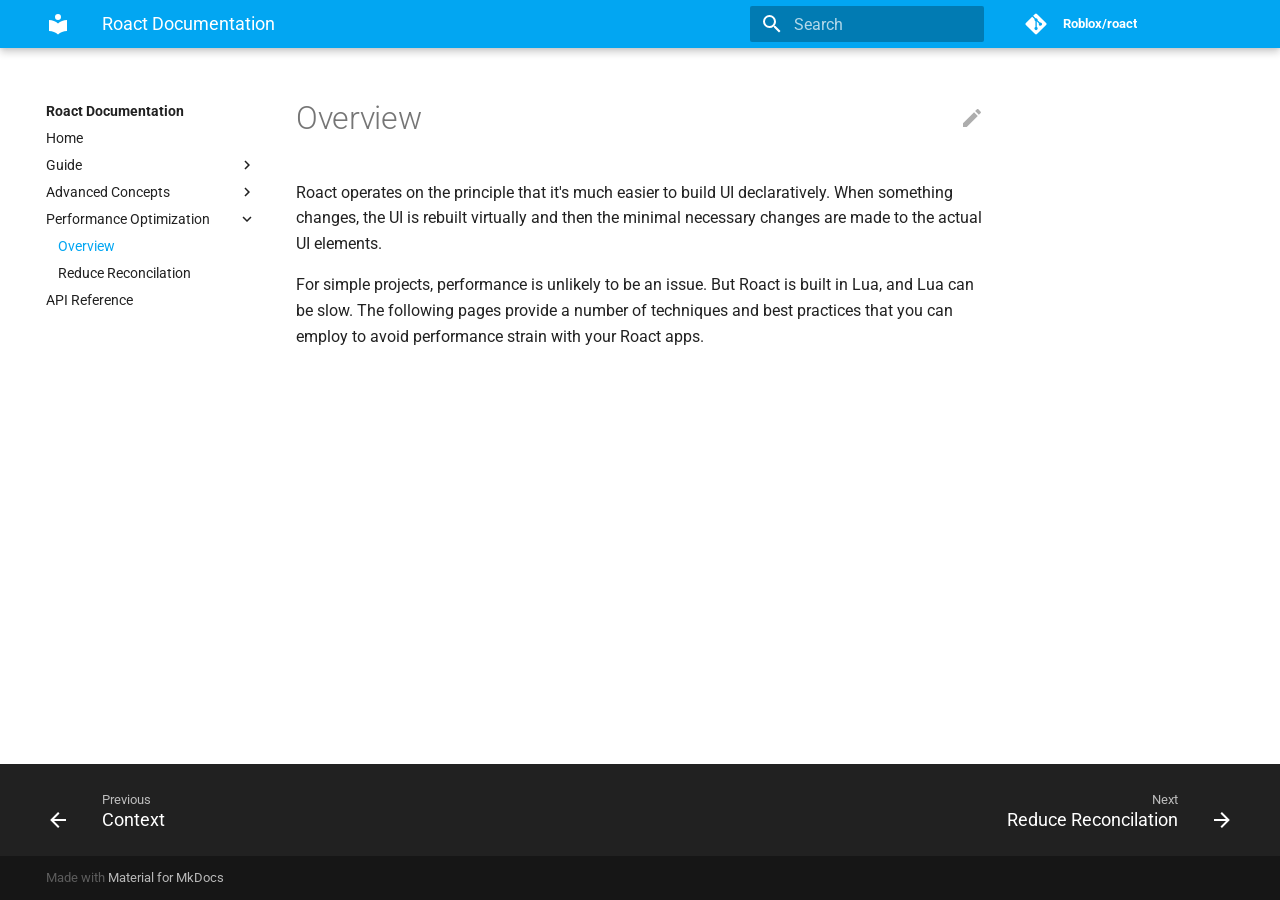
<file: performance/overview/index.html>
<!doctype html>
<html lang="en" class="no-js">
  <head>
    
      <meta charset="utf-8">
      <meta name="viewport" content="width=device-width,initial-scale=1">
      
      
        <link rel="canonical" href="https://roblox.github.io/roact/performance/overview/">
      
      
      <link rel="shortcut icon" href="../../assets/images/favicon.png">
      <meta name="generator" content="mkdocs-1.1.2, mkdocs-material-6.1.0">
    
    
      
        <title>Overview - Roact Documentation</title>
      
    
    
      <link rel="stylesheet" href="../../assets/stylesheets/main.bc7e593a.min.css">
      
        
        <link rel="stylesheet" href="../../assets/stylesheets/palette.ab28b872.min.css">
        
          
          
          <meta name="theme-color" content="#02a6f2">
        
      
    
    
    
      
        
        <link href="https://fonts.gstatic.com" rel="preconnect" crossorigin>
        <link rel="stylesheet" href="https://fonts.googleapis.com/css?family=Roboto:300,400,400i,700%7CRoboto+Mono&display=fallback">
        <style>body,input{font-family:"Roboto",-apple-system,BlinkMacSystemFont,Helvetica,Arial,sans-serif}code,kbd,pre{font-family:"Roboto Mono",SFMono-Regular,Consolas,Menlo,monospace}</style>
      
    
    
    
      <link rel="stylesheet" href="../../extra.css">
    
    
      
    
    
  </head>
  
  
    
    
    
    
    
    <body dir="ltr" data-md-color-scheme="preference" data-md-color-primary="light-blue" data-md-color-accent="light-blue">
      
        <script>matchMedia("(prefers-color-scheme: dark)").matches&&document.body.setAttribute("data-md-color-scheme","slate")</script>
      
  
    <input class="md-toggle" data-md-toggle="drawer" type="checkbox" id="__drawer" autocomplete="off">
    <input class="md-toggle" data-md-toggle="search" type="checkbox" id="__search" autocomplete="off">
    <label class="md-overlay" for="__drawer"></label>
    <div data-md-component="skip">
      
    </div>
    <div data-md-component="announce">
      
    </div>
    
      

<header class="md-header" data-md-component="header">
  <nav class="md-header-nav md-grid" aria-label="Header">
    <a href="https://roblox.github.io/roact/" title="Roact Documentation" class="md-header-nav__button md-logo" aria-label="Roact Documentation">
      
  
  <svg xmlns="http://www.w3.org/2000/svg" viewBox="0 0 24 24"><path d="M12 8a3 3 0 003-3 3 3 0 00-3-3 3 3 0 00-3 3 3 3 0 003 3m0 3.54C9.64 9.35 6.5 8 3 8v11c3.5 0 6.64 1.35 9 3.54 2.36-2.19 5.5-3.54 9-3.54V8c-3.5 0-6.64 1.35-9 3.54z"/></svg>

    </a>
    <label class="md-header-nav__button md-icon" for="__drawer">
      <svg xmlns="http://www.w3.org/2000/svg" viewBox="0 0 24 24"><path d="M3 6h18v2H3V6m0 5h18v2H3v-2m0 5h18v2H3v-2z"/></svg>
    </label>
    <div class="md-header-nav__title" data-md-component="header-title">
      
        <div class="md-header-nav__ellipsis">
          <span class="md-header-nav__topic md-ellipsis">
            Roact Documentation
          </span>
          <span class="md-header-nav__topic md-ellipsis">
            
              Overview
            
          </span>
        </div>
      
    </div>
    
      <label class="md-header-nav__button md-icon" for="__search">
        <svg xmlns="http://www.w3.org/2000/svg" viewBox="0 0 24 24"><path d="M9.5 3A6.5 6.5 0 0116 9.5c0 1.61-.59 3.09-1.56 4.23l.27.27h.79l5 5-1.5 1.5-5-5v-.79l-.27-.27A6.516 6.516 0 019.5 16 6.5 6.5 0 013 9.5 6.5 6.5 0 019.5 3m0 2C7 5 5 7 5 9.5S7 14 9.5 14 14 12 14 9.5 12 5 9.5 5z"/></svg>
      </label>
      
<div class="md-search" data-md-component="search" role="dialog">
  <label class="md-search__overlay" for="__search"></label>
  <div class="md-search__inner" role="search">
    <form class="md-search__form" name="search">
      <input type="text" class="md-search__input" name="query" aria-label="Search" placeholder="Search" autocapitalize="off" autocorrect="off" autocomplete="off" spellcheck="false" data-md-component="search-query" data-md-state="active">
      <label class="md-search__icon md-icon" for="__search">
        <svg xmlns="http://www.w3.org/2000/svg" viewBox="0 0 24 24"><path d="M9.5 3A6.5 6.5 0 0116 9.5c0 1.61-.59 3.09-1.56 4.23l.27.27h.79l5 5-1.5 1.5-5-5v-.79l-.27-.27A6.516 6.516 0 019.5 16 6.5 6.5 0 013 9.5 6.5 6.5 0 019.5 3m0 2C7 5 5 7 5 9.5S7 14 9.5 14 14 12 14 9.5 12 5 9.5 5z"/></svg>
        <svg xmlns="http://www.w3.org/2000/svg" viewBox="0 0 24 24"><path d="M20 11v2H8l5.5 5.5-1.42 1.42L4.16 12l7.92-7.92L13.5 5.5 8 11h12z"/></svg>
      </label>
      <button type="reset" class="md-search__icon md-icon" aria-label="Clear" data-md-component="search-reset" tabindex="-1">
        <svg xmlns="http://www.w3.org/2000/svg" viewBox="0 0 24 24"><path d="M19 6.41L17.59 5 12 10.59 6.41 5 5 6.41 10.59 12 5 17.59 6.41 19 12 13.41 17.59 19 19 17.59 13.41 12 19 6.41z"/></svg>
      </button>
    </form>
    <div class="md-search__output">
      <div class="md-search__scrollwrap" data-md-scrollfix>
        <div class="md-search-result" data-md-component="search-result">
          <div class="md-search-result__meta">
            Initializing search
          </div>
          <ol class="md-search-result__list"></ol>
        </div>
      </div>
    </div>
  </div>
</div>
    
    
      <div class="md-header-nav__source">
        
<a href="https://github.com/Roblox/roact/" title="Go to repository" class="md-source">
  <div class="md-source__icon md-icon">
    
    <svg xmlns="http://www.w3.org/2000/svg" viewBox="0 0 448 512"><path d="M439.55 236.05L244 40.45a28.87 28.87 0 00-40.81 0l-40.66 40.63 51.52 51.52c27.06-9.14 52.68 16.77 43.39 43.68l49.66 49.66c34.23-11.8 61.18 31 35.47 56.69-26.49 26.49-70.21-2.87-56-37.34L240.22 199v121.85c25.3 12.54 22.26 41.85 9.08 55a34.34 34.34 0 01-48.55 0c-17.57-17.6-11.07-46.91 11.25-56v-123c-20.8-8.51-24.6-30.74-18.64-45L142.57 101 8.45 235.14a28.86 28.86 0 000 40.81l195.61 195.6a28.86 28.86 0 0040.8 0l194.69-194.69a28.86 28.86 0 000-40.81z"/></svg>
  </div>
  <div class="md-source__repository">
    Roblox/roact
  </div>
</a>
      </div>
    
  </nav>
</header>
    
    <div class="md-container" data-md-component="container">
      
      
        
      
      <main class="md-main" data-md-component="main">
        <div class="md-main__inner md-grid">
          
            
              <div class="md-sidebar md-sidebar--primary" data-md-component="navigation">
                <div class="md-sidebar__scrollwrap">
                  <div class="md-sidebar__inner">
                    

<nav class="md-nav md-nav--primary" aria-label="Navigation" data-md-level="0">
  <label class="md-nav__title" for="__drawer">
    <a href="https://roblox.github.io/roact/" title="Roact Documentation" class="md-nav__button md-logo" aria-label="Roact Documentation">
      
  
  <svg xmlns="http://www.w3.org/2000/svg" viewBox="0 0 24 24"><path d="M12 8a3 3 0 003-3 3 3 0 00-3-3 3 3 0 00-3 3 3 3 0 003 3m0 3.54C9.64 9.35 6.5 8 3 8v11c3.5 0 6.64 1.35 9 3.54 2.36-2.19 5.5-3.54 9-3.54V8c-3.5 0-6.64 1.35-9 3.54z"/></svg>

    </a>
    Roact Documentation
  </label>
  
    <div class="md-nav__source">
      
<a href="https://github.com/Roblox/roact/" title="Go to repository" class="md-source">
  <div class="md-source__icon md-icon">
    
    <svg xmlns="http://www.w3.org/2000/svg" viewBox="0 0 448 512"><path d="M439.55 236.05L244 40.45a28.87 28.87 0 00-40.81 0l-40.66 40.63 51.52 51.52c27.06-9.14 52.68 16.77 43.39 43.68l49.66 49.66c34.23-11.8 61.18 31 35.47 56.69-26.49 26.49-70.21-2.87-56-37.34L240.22 199v121.85c25.3 12.54 22.26 41.85 9.08 55a34.34 34.34 0 01-48.55 0c-17.57-17.6-11.07-46.91 11.25-56v-123c-20.8-8.51-24.6-30.74-18.64-45L142.57 101 8.45 235.14a28.86 28.86 0 000 40.81l195.61 195.6a28.86 28.86 0 0040.8 0l194.69-194.69a28.86 28.86 0 000-40.81z"/></svg>
  </div>
  <div class="md-source__repository">
    Roblox/roact
  </div>
</a>
    </div>
  
  <ul class="md-nav__list" data-md-scrollfix>
    
      
      
      


  <li class="md-nav__item">
    <a href="../.." class="md-nav__link">
      Home
    </a>
  </li>

    
      
      
      


  <li class="md-nav__item md-nav__item--nested">
    
      <input class="md-nav__toggle md-toggle" data-md-toggle="nav-2" type="checkbox" id="nav-2">
    
    <label class="md-nav__link" for="nav-2">
      Guide
      <span class="md-nav__icon md-icon"></span>
    </label>
    <nav class="md-nav" aria-label="Guide" data-md-level="1">
      <label class="md-nav__title" for="nav-2">
        <span class="md-nav__icon md-icon"></span>
        Guide
      </label>
      <ul class="md-nav__list" data-md-scrollfix>
        
        
          
          
          


  <li class="md-nav__item">
    <a href="../../guide/installation/" class="md-nav__link">
      Installation
    </a>
  </li>

        
          
          
          


  <li class="md-nav__item">
    <a href="../../guide/hello-roact/" class="md-nav__link">
      Hello, Roact!
    </a>
  </li>

        
          
          
          


  <li class="md-nav__item">
    <a href="../../guide/elements/" class="md-nav__link">
      Elements
    </a>
  </li>

        
          
          
          


  <li class="md-nav__item">
    <a href="../../guide/components/" class="md-nav__link">
      Components
    </a>
  </li>

        
          
          
          


  <li class="md-nav__item">
    <a href="../../guide/state-and-lifecycle/" class="md-nav__link">
      State and Lifecycle
    </a>
  </li>

        
          
          
          


  <li class="md-nav__item">
    <a href="../../guide/events/" class="md-nav__link">
      Events
    </a>
  </li>

        
      </ul>
    </nav>
  </li>

    
      
      
      


  <li class="md-nav__item md-nav__item--nested">
    
      <input class="md-nav__toggle md-toggle" data-md-toggle="nav-3" type="checkbox" id="nav-3">
    
    <label class="md-nav__link" for="nav-3">
      Advanced Concepts
      <span class="md-nav__icon md-icon"></span>
    </label>
    <nav class="md-nav" aria-label="Advanced Concepts" data-md-level="1">
      <label class="md-nav__title" for="nav-3">
        <span class="md-nav__icon md-icon"></span>
        Advanced Concepts
      </label>
      <ul class="md-nav__list" data-md-scrollfix>
        
        
          
          
          


  <li class="md-nav__item">
    <a href="../../advanced/fragments/" class="md-nav__link">
      Fragments
    </a>
  </li>

        
          
          
          


  <li class="md-nav__item">
    <a href="../../advanced/portals/" class="md-nav__link">
      Portals
    </a>
  </li>

        
          
          
          


  <li class="md-nav__item">
    <a href="../../advanced/bindings-and-refs/" class="md-nav__link">
      Bindings and Refs
    </a>
  </li>

        
          
          
          


  <li class="md-nav__item">
    <a href="../../advanced/context/" class="md-nav__link">
      Context
    </a>
  </li>

        
      </ul>
    </nav>
  </li>

    
      
      
      

  


  <li class="md-nav__item md-nav__item--active md-nav__item--nested">
    
      <input class="md-nav__toggle md-toggle" data-md-toggle="nav-4" type="checkbox" id="nav-4" checked>
    
    <label class="md-nav__link" for="nav-4">
      Performance Optimization
      <span class="md-nav__icon md-icon"></span>
    </label>
    <nav class="md-nav" aria-label="Performance Optimization" data-md-level="1">
      <label class="md-nav__title" for="nav-4">
        <span class="md-nav__icon md-icon"></span>
        Performance Optimization
      </label>
      <ul class="md-nav__list" data-md-scrollfix>
        
        
          
          
          

  


  <li class="md-nav__item md-nav__item--active">
    
    <input class="md-nav__toggle md-toggle" data-md-toggle="toc" type="checkbox" id="__toc">
    
    
    <a href="./" class="md-nav__link md-nav__link--active">
      Overview
    </a>
    
  </li>

        
          
          
          


  <li class="md-nav__item">
    <a href="../reduce-reconciliation/" class="md-nav__link">
      Reduce Reconcilation
    </a>
  </li>

        
      </ul>
    </nav>
  </li>

    
      
      
      


  <li class="md-nav__item">
    <a href="../../api-reference/" class="md-nav__link">
      API Reference
    </a>
  </li>

    
  </ul>
</nav>
                  </div>
                </div>
              </div>
            
            
          
          <div class="md-content">
            <article class="md-content__inner md-typeset">
              
                
                  <a href="https://github.com/Roblox/roact/edit/master/docs/performance/overview.md" title="Edit this page" class="md-content__button md-icon">
                    <svg xmlns="http://www.w3.org/2000/svg" viewBox="0 0 24 24"><path d="M20.71 7.04c.39-.39.39-1.04 0-1.41l-2.34-2.34c-.37-.39-1.02-.39-1.41 0l-1.84 1.83 3.75 3.75M3 17.25V21h3.75L17.81 9.93l-3.75-3.75L3 17.25z"/></svg>
                  </a>
                
                
                  <h1>Overview</h1>
                
                <p>Roact operates on the principle that it's much easier to build UI declaratively. When something changes, the UI is rebuilt virtually and then the minimal necessary changes are made to the actual UI elements.</p>
<p>For simple projects, performance is unlikely to be an issue. But Roact is built in Lua, and Lua can be slow. The following pages provide a number of techniques and best practices that you can employ to avoid performance strain with your Roact apps.</p>
                
              
              
                


              
            </article>
          </div>
        </div>
      </main>
      
        
<footer class="md-footer">
  
    <div class="md-footer-nav">
      <nav class="md-footer-nav__inner md-grid" aria-label="Footer">
        
          <a href="../../advanced/context/" class="md-footer-nav__link md-footer-nav__link--prev" rel="prev">
            <div class="md-footer-nav__button md-icon">
              <svg xmlns="http://www.w3.org/2000/svg" viewBox="0 0 24 24"><path d="M20 11v2H8l5.5 5.5-1.42 1.42L4.16 12l7.92-7.92L13.5 5.5 8 11h12z"/></svg>
            </div>
            <div class="md-footer-nav__title">
              <div class="md-ellipsis">
                <span class="md-footer-nav__direction">
                  Previous
                </span>
                Context
              </div>
            </div>
          </a>
        
        
          <a href="../reduce-reconciliation/" class="md-footer-nav__link md-footer-nav__link--next" rel="next">
            <div class="md-footer-nav__title">
              <div class="md-ellipsis">
                <span class="md-footer-nav__direction">
                  Next
                </span>
                Reduce Reconcilation
              </div>
            </div>
            <div class="md-footer-nav__button md-icon">
              <svg xmlns="http://www.w3.org/2000/svg" viewBox="0 0 24 24"><path d="M4 11v2h12l-5.5 5.5 1.42 1.42L19.84 12l-7.92-7.92L10.5 5.5 16 11H4z"/></svg>
            </div>
          </a>
        
      </nav>
    </div>
  
  <div class="md-footer-meta md-typeset">
    <div class="md-footer-meta__inner md-grid">
      <div class="md-footer-copyright">
        
        Made with
        <a href="https://squidfunk.github.io/mkdocs-material/" target="_blank" rel="noopener">
          Material for MkDocs
        </a>
      </div>
      
    </div>
  </div>
</footer>
      
    </div>
    
      <script src="../../assets/javascripts/vendor.6a3d08fc.min.js"></script>
      <script src="../../assets/javascripts/bundle.71201edf.min.js"></script><script id="__lang" type="application/json">{"clipboard.copy": "Copy to clipboard", "clipboard.copied": "Copied to clipboard", "search.config.lang": "en", "search.config.pipeline": "trimmer, stopWordFilter", "search.config.separator": "[\\s\\-]+", "search.placeholder": "Search", "search.result.placeholder": "Type to start searching", "search.result.none": "No matching documents", "search.result.one": "1 matching document", "search.result.other": "# matching documents", "search.result.more.one": "1 more on this page", "search.result.more.other": "# more on this page", "search.result.term.missing": "Missing"}</script>
      
      <script>
        app = initialize({
          base: "../..",
          features: [],
          search: Object.assign({
            worker: "../../assets/javascripts/worker/search.4ac00218.min.js"
          }, typeof search !== "undefined" && search)
        })
      </script>
      
    
  </body>
</html>
</file>
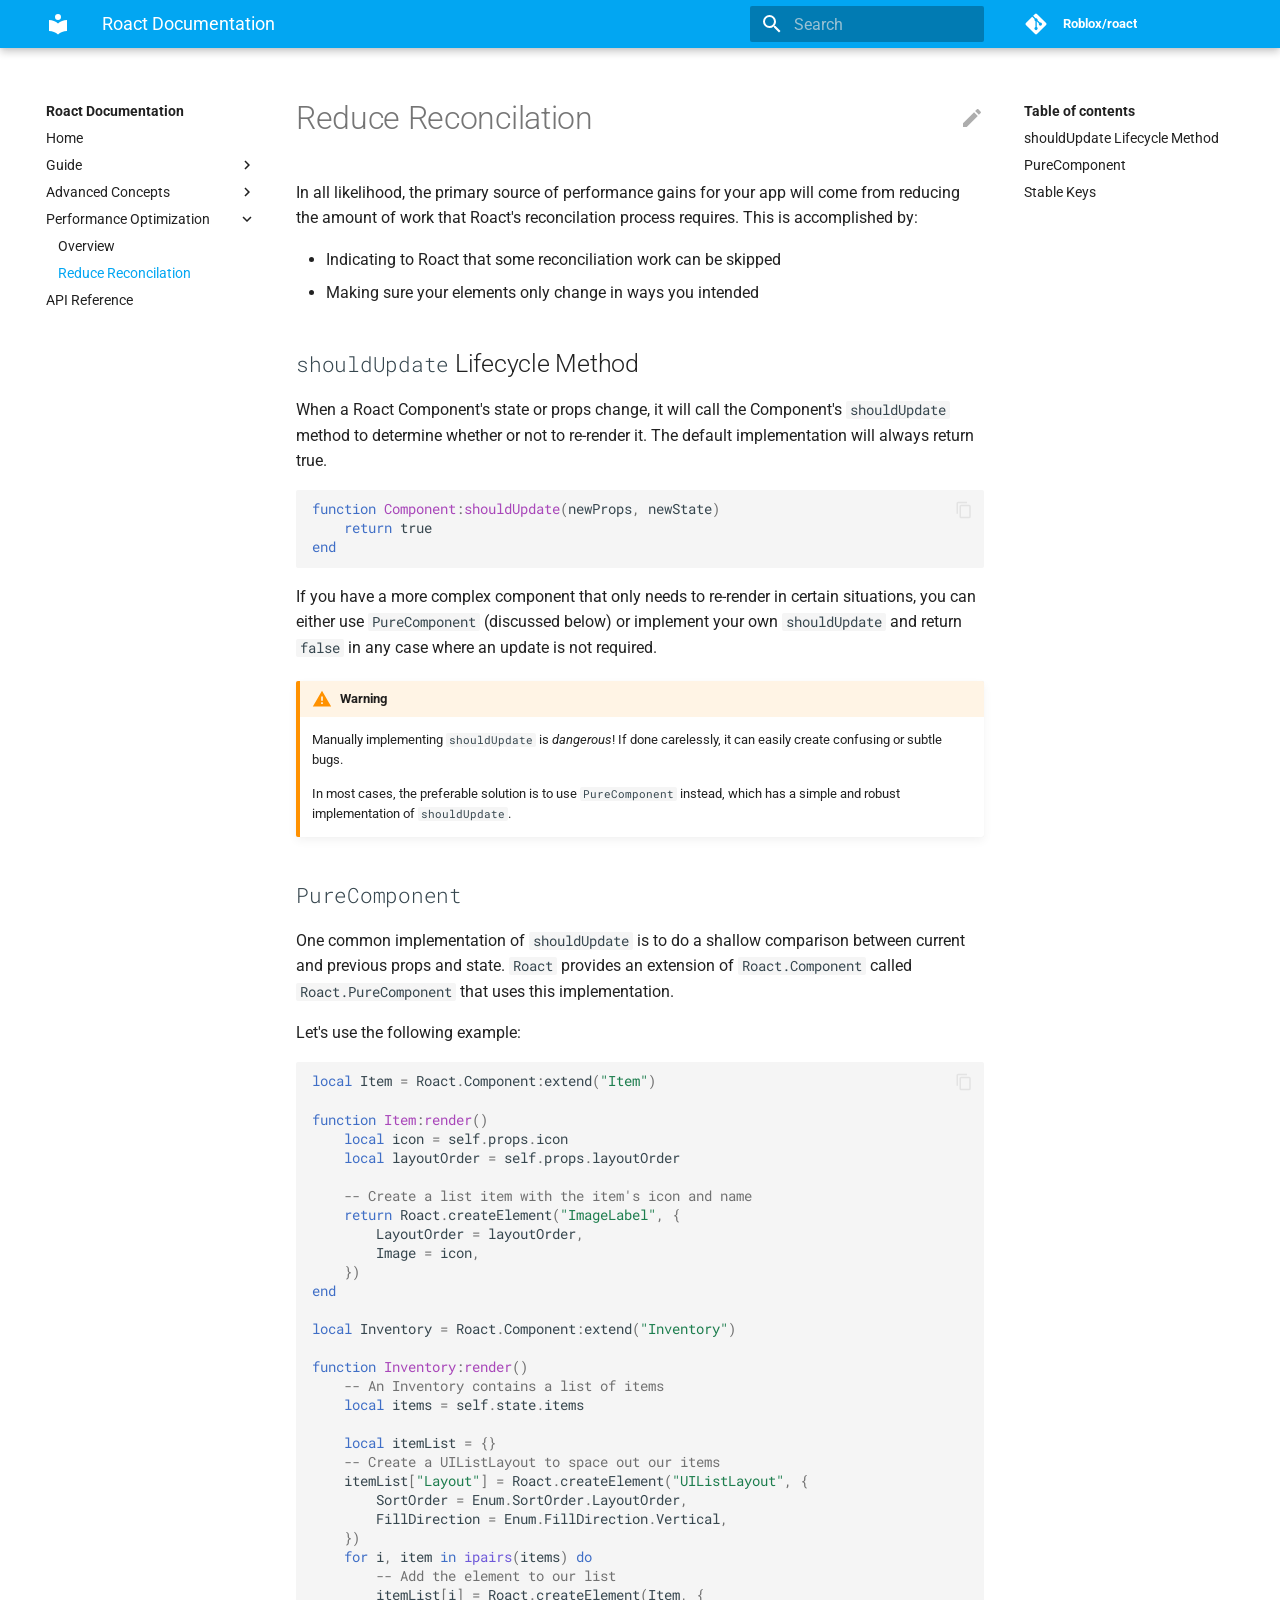
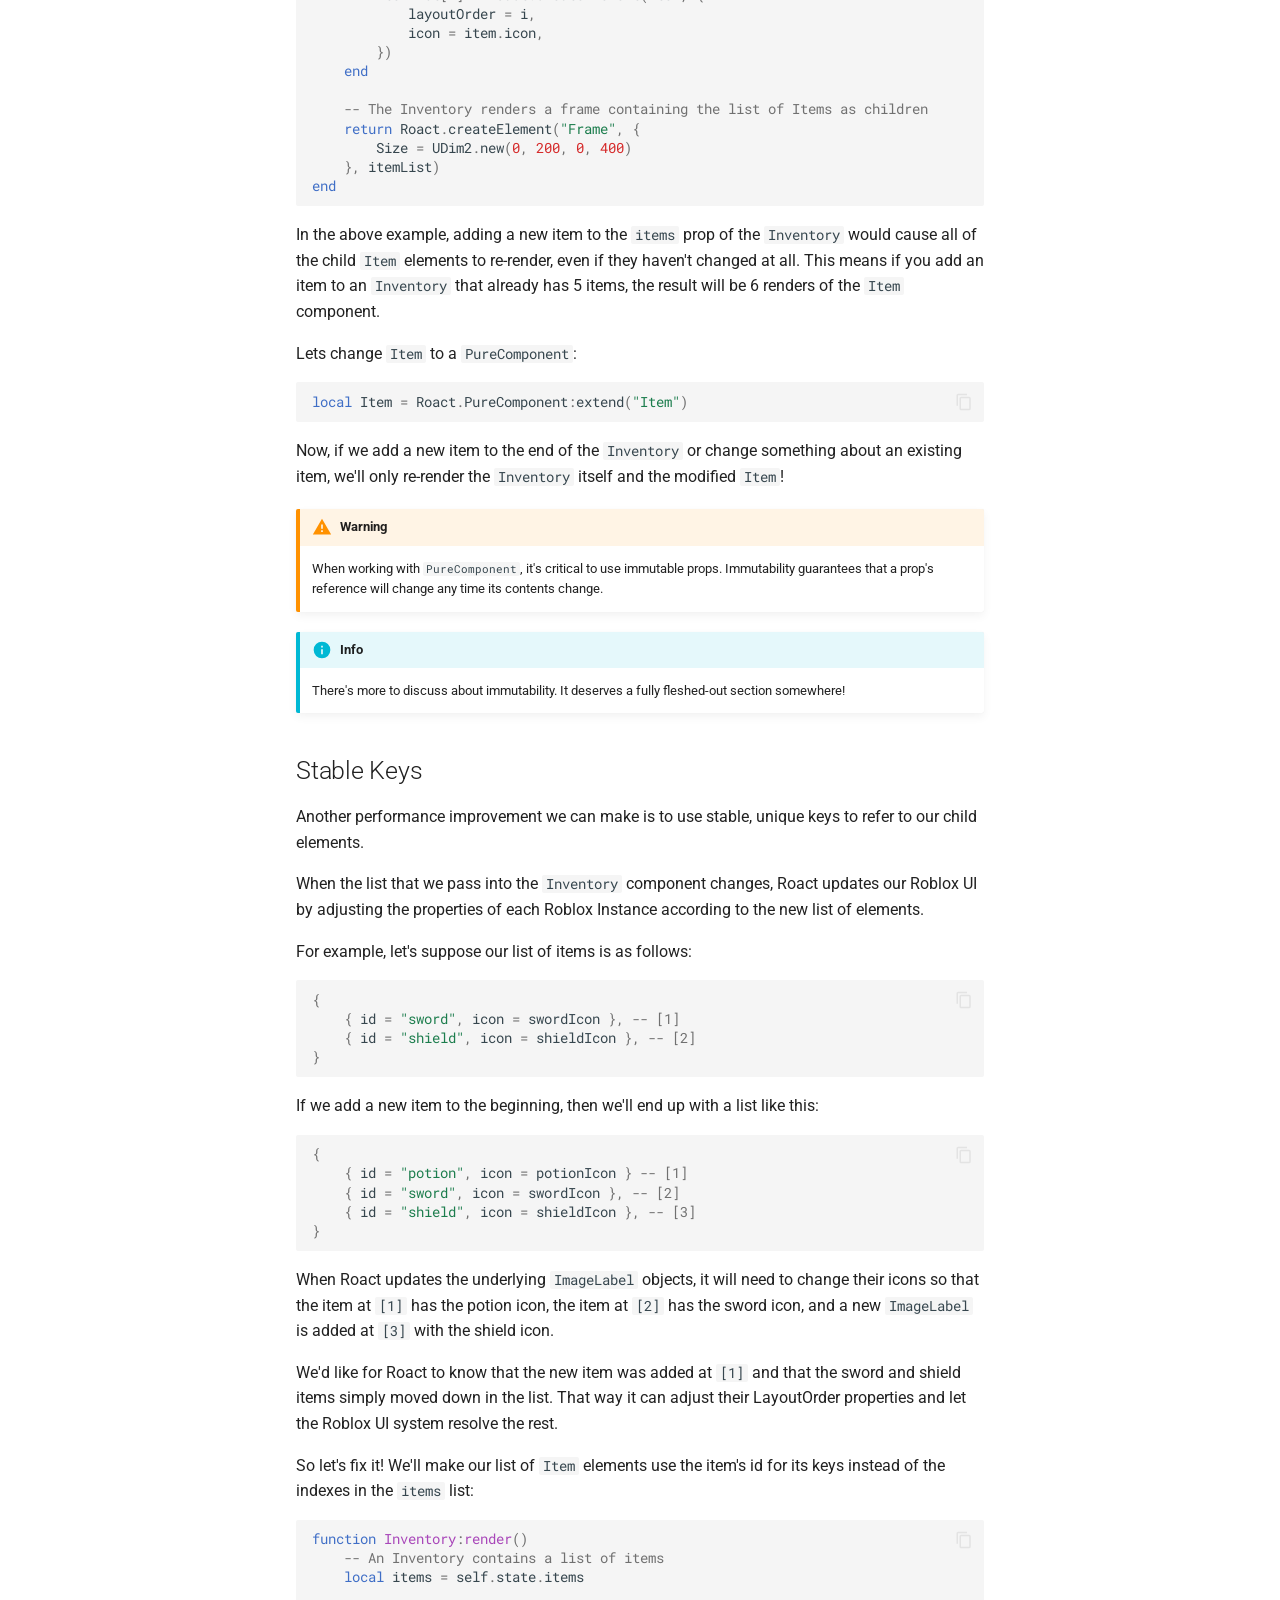
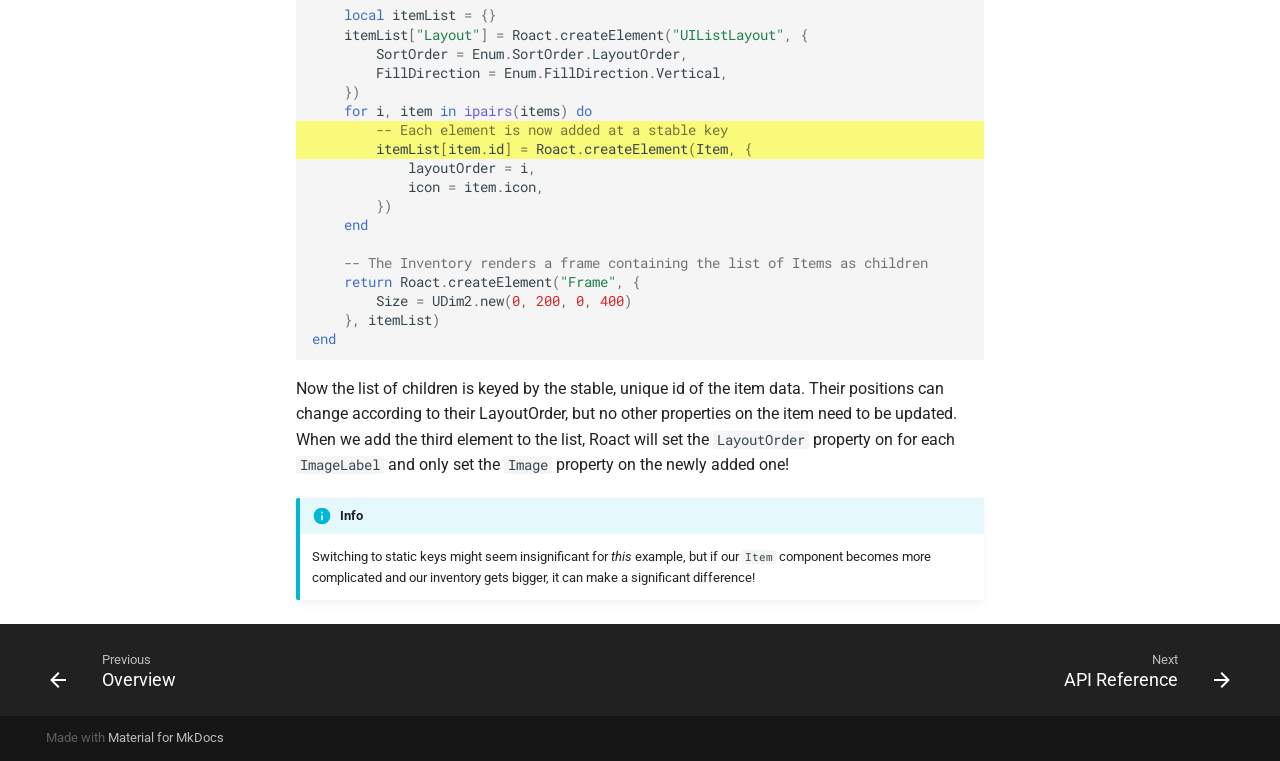
<file: performance/reduce-reconciliation/index.html>
<!doctype html>
<html lang="en" class="no-js">
  <head>
    
      <meta charset="utf-8">
      <meta name="viewport" content="width=device-width,initial-scale=1">
      
      
        <link rel="canonical" href="https://roblox.github.io/roact/performance/reduce-reconciliation/">
      
      
      <link rel="shortcut icon" href="../../assets/images/favicon.png">
      <meta name="generator" content="mkdocs-1.1.2, mkdocs-material-6.1.0">
    
    
      
        <title>Reduce Reconcilation - Roact Documentation</title>
      
    
    
      <link rel="stylesheet" href="../../assets/stylesheets/main.bc7e593a.min.css">
      
        
        <link rel="stylesheet" href="../../assets/stylesheets/palette.ab28b872.min.css">
        
          
          
          <meta name="theme-color" content="#02a6f2">
        
      
    
    
    
      
        
        <link href="https://fonts.gstatic.com" rel="preconnect" crossorigin>
        <link rel="stylesheet" href="https://fonts.googleapis.com/css?family=Roboto:300,400,400i,700%7CRoboto+Mono&display=fallback">
        <style>body,input{font-family:"Roboto",-apple-system,BlinkMacSystemFont,Helvetica,Arial,sans-serif}code,kbd,pre{font-family:"Roboto Mono",SFMono-Regular,Consolas,Menlo,monospace}</style>
      
    
    
    
      <link rel="stylesheet" href="../../extra.css">
    
    
      
    
    
  </head>
  
  
    
    
    
    
    
    <body dir="ltr" data-md-color-scheme="preference" data-md-color-primary="light-blue" data-md-color-accent="light-blue">
      
        <script>matchMedia("(prefers-color-scheme: dark)").matches&&document.body.setAttribute("data-md-color-scheme","slate")</script>
      
  
    <input class="md-toggle" data-md-toggle="drawer" type="checkbox" id="__drawer" autocomplete="off">
    <input class="md-toggle" data-md-toggle="search" type="checkbox" id="__search" autocomplete="off">
    <label class="md-overlay" for="__drawer"></label>
    <div data-md-component="skip">
      
        
        <a href="#shouldupdate-lifecycle-method" class="md-skip">
          Skip to content
        </a>
      
    </div>
    <div data-md-component="announce">
      
    </div>
    
      

<header class="md-header" data-md-component="header">
  <nav class="md-header-nav md-grid" aria-label="Header">
    <a href="https://roblox.github.io/roact/" title="Roact Documentation" class="md-header-nav__button md-logo" aria-label="Roact Documentation">
      
  
  <svg xmlns="http://www.w3.org/2000/svg" viewBox="0 0 24 24"><path d="M12 8a3 3 0 003-3 3 3 0 00-3-3 3 3 0 00-3 3 3 3 0 003 3m0 3.54C9.64 9.35 6.5 8 3 8v11c3.5 0 6.64 1.35 9 3.54 2.36-2.19 5.5-3.54 9-3.54V8c-3.5 0-6.64 1.35-9 3.54z"/></svg>

    </a>
    <label class="md-header-nav__button md-icon" for="__drawer">
      <svg xmlns="http://www.w3.org/2000/svg" viewBox="0 0 24 24"><path d="M3 6h18v2H3V6m0 5h18v2H3v-2m0 5h18v2H3v-2z"/></svg>
    </label>
    <div class="md-header-nav__title" data-md-component="header-title">
      
        <div class="md-header-nav__ellipsis">
          <span class="md-header-nav__topic md-ellipsis">
            Roact Documentation
          </span>
          <span class="md-header-nav__topic md-ellipsis">
            
              Reduce Reconcilation
            
          </span>
        </div>
      
    </div>
    
      <label class="md-header-nav__button md-icon" for="__search">
        <svg xmlns="http://www.w3.org/2000/svg" viewBox="0 0 24 24"><path d="M9.5 3A6.5 6.5 0 0116 9.5c0 1.61-.59 3.09-1.56 4.23l.27.27h.79l5 5-1.5 1.5-5-5v-.79l-.27-.27A6.516 6.516 0 019.5 16 6.5 6.5 0 013 9.5 6.5 6.5 0 019.5 3m0 2C7 5 5 7 5 9.5S7 14 9.5 14 14 12 14 9.5 12 5 9.5 5z"/></svg>
      </label>
      
<div class="md-search" data-md-component="search" role="dialog">
  <label class="md-search__overlay" for="__search"></label>
  <div class="md-search__inner" role="search">
    <form class="md-search__form" name="search">
      <input type="text" class="md-search__input" name="query" aria-label="Search" placeholder="Search" autocapitalize="off" autocorrect="off" autocomplete="off" spellcheck="false" data-md-component="search-query" data-md-state="active">
      <label class="md-search__icon md-icon" for="__search">
        <svg xmlns="http://www.w3.org/2000/svg" viewBox="0 0 24 24"><path d="M9.5 3A6.5 6.5 0 0116 9.5c0 1.61-.59 3.09-1.56 4.23l.27.27h.79l5 5-1.5 1.5-5-5v-.79l-.27-.27A6.516 6.516 0 019.5 16 6.5 6.5 0 013 9.5 6.5 6.5 0 019.5 3m0 2C7 5 5 7 5 9.5S7 14 9.5 14 14 12 14 9.5 12 5 9.5 5z"/></svg>
        <svg xmlns="http://www.w3.org/2000/svg" viewBox="0 0 24 24"><path d="M20 11v2H8l5.5 5.5-1.42 1.42L4.16 12l7.92-7.92L13.5 5.5 8 11h12z"/></svg>
      </label>
      <button type="reset" class="md-search__icon md-icon" aria-label="Clear" data-md-component="search-reset" tabindex="-1">
        <svg xmlns="http://www.w3.org/2000/svg" viewBox="0 0 24 24"><path d="M19 6.41L17.59 5 12 10.59 6.41 5 5 6.41 10.59 12 5 17.59 6.41 19 12 13.41 17.59 19 19 17.59 13.41 12 19 6.41z"/></svg>
      </button>
    </form>
    <div class="md-search__output">
      <div class="md-search__scrollwrap" data-md-scrollfix>
        <div class="md-search-result" data-md-component="search-result">
          <div class="md-search-result__meta">
            Initializing search
          </div>
          <ol class="md-search-result__list"></ol>
        </div>
      </div>
    </div>
  </div>
</div>
    
    
      <div class="md-header-nav__source">
        
<a href="https://github.com/Roblox/roact/" title="Go to repository" class="md-source">
  <div class="md-source__icon md-icon">
    
    <svg xmlns="http://www.w3.org/2000/svg" viewBox="0 0 448 512"><path d="M439.55 236.05L244 40.45a28.87 28.87 0 00-40.81 0l-40.66 40.63 51.52 51.52c27.06-9.14 52.68 16.77 43.39 43.68l49.66 49.66c34.23-11.8 61.18 31 35.47 56.69-26.49 26.49-70.21-2.87-56-37.34L240.22 199v121.85c25.3 12.54 22.26 41.85 9.08 55a34.34 34.34 0 01-48.55 0c-17.57-17.6-11.07-46.91 11.25-56v-123c-20.8-8.51-24.6-30.74-18.64-45L142.57 101 8.45 235.14a28.86 28.86 0 000 40.81l195.61 195.6a28.86 28.86 0 0040.8 0l194.69-194.69a28.86 28.86 0 000-40.81z"/></svg>
  </div>
  <div class="md-source__repository">
    Roblox/roact
  </div>
</a>
      </div>
    
  </nav>
</header>
    
    <div class="md-container" data-md-component="container">
      
      
        
      
      <main class="md-main" data-md-component="main">
        <div class="md-main__inner md-grid">
          
            
              <div class="md-sidebar md-sidebar--primary" data-md-component="navigation">
                <div class="md-sidebar__scrollwrap">
                  <div class="md-sidebar__inner">
                    

<nav class="md-nav md-nav--primary" aria-label="Navigation" data-md-level="0">
  <label class="md-nav__title" for="__drawer">
    <a href="https://roblox.github.io/roact/" title="Roact Documentation" class="md-nav__button md-logo" aria-label="Roact Documentation">
      
  
  <svg xmlns="http://www.w3.org/2000/svg" viewBox="0 0 24 24"><path d="M12 8a3 3 0 003-3 3 3 0 00-3-3 3 3 0 00-3 3 3 3 0 003 3m0 3.54C9.64 9.35 6.5 8 3 8v11c3.5 0 6.64 1.35 9 3.54 2.36-2.19 5.5-3.54 9-3.54V8c-3.5 0-6.64 1.35-9 3.54z"/></svg>

    </a>
    Roact Documentation
  </label>
  
    <div class="md-nav__source">
      
<a href="https://github.com/Roblox/roact/" title="Go to repository" class="md-source">
  <div class="md-source__icon md-icon">
    
    <svg xmlns="http://www.w3.org/2000/svg" viewBox="0 0 448 512"><path d="M439.55 236.05L244 40.45a28.87 28.87 0 00-40.81 0l-40.66 40.63 51.52 51.52c27.06-9.14 52.68 16.77 43.39 43.68l49.66 49.66c34.23-11.8 61.18 31 35.47 56.69-26.49 26.49-70.21-2.87-56-37.34L240.22 199v121.85c25.3 12.54 22.26 41.85 9.08 55a34.34 34.34 0 01-48.55 0c-17.57-17.6-11.07-46.91 11.25-56v-123c-20.8-8.51-24.6-30.74-18.64-45L142.57 101 8.45 235.14a28.86 28.86 0 000 40.81l195.61 195.6a28.86 28.86 0 0040.8 0l194.69-194.69a28.86 28.86 0 000-40.81z"/></svg>
  </div>
  <div class="md-source__repository">
    Roblox/roact
  </div>
</a>
    </div>
  
  <ul class="md-nav__list" data-md-scrollfix>
    
      
      
      


  <li class="md-nav__item">
    <a href="../.." class="md-nav__link">
      Home
    </a>
  </li>

    
      
      
      


  <li class="md-nav__item md-nav__item--nested">
    
      <input class="md-nav__toggle md-toggle" data-md-toggle="nav-2" type="checkbox" id="nav-2">
    
    <label class="md-nav__link" for="nav-2">
      Guide
      <span class="md-nav__icon md-icon"></span>
    </label>
    <nav class="md-nav" aria-label="Guide" data-md-level="1">
      <label class="md-nav__title" for="nav-2">
        <span class="md-nav__icon md-icon"></span>
        Guide
      </label>
      <ul class="md-nav__list" data-md-scrollfix>
        
        
          
          
          


  <li class="md-nav__item">
    <a href="../../guide/installation/" class="md-nav__link">
      Installation
    </a>
  </li>

        
          
          
          


  <li class="md-nav__item">
    <a href="../../guide/hello-roact/" class="md-nav__link">
      Hello, Roact!
    </a>
  </li>

        
          
          
          


  <li class="md-nav__item">
    <a href="../../guide/elements/" class="md-nav__link">
      Elements
    </a>
  </li>

        
          
          
          


  <li class="md-nav__item">
    <a href="../../guide/components/" class="md-nav__link">
      Components
    </a>
  </li>

        
          
          
          


  <li class="md-nav__item">
    <a href="../../guide/state-and-lifecycle/" class="md-nav__link">
      State and Lifecycle
    </a>
  </li>

        
          
          
          


  <li class="md-nav__item">
    <a href="../../guide/events/" class="md-nav__link">
      Events
    </a>
  </li>

        
      </ul>
    </nav>
  </li>

    
      
      
      


  <li class="md-nav__item md-nav__item--nested">
    
      <input class="md-nav__toggle md-toggle" data-md-toggle="nav-3" type="checkbox" id="nav-3">
    
    <label class="md-nav__link" for="nav-3">
      Advanced Concepts
      <span class="md-nav__icon md-icon"></span>
    </label>
    <nav class="md-nav" aria-label="Advanced Concepts" data-md-level="1">
      <label class="md-nav__title" for="nav-3">
        <span class="md-nav__icon md-icon"></span>
        Advanced Concepts
      </label>
      <ul class="md-nav__list" data-md-scrollfix>
        
        
          
          
          


  <li class="md-nav__item">
    <a href="../../advanced/fragments/" class="md-nav__link">
      Fragments
    </a>
  </li>

        
          
          
          


  <li class="md-nav__item">
    <a href="../../advanced/portals/" class="md-nav__link">
      Portals
    </a>
  </li>

        
          
          
          


  <li class="md-nav__item">
    <a href="../../advanced/bindings-and-refs/" class="md-nav__link">
      Bindings and Refs
    </a>
  </li>

        
          
          
          


  <li class="md-nav__item">
    <a href="../../advanced/context/" class="md-nav__link">
      Context
    </a>
  </li>

        
      </ul>
    </nav>
  </li>

    
      
      
      

  


  <li class="md-nav__item md-nav__item--active md-nav__item--nested">
    
      <input class="md-nav__toggle md-toggle" data-md-toggle="nav-4" type="checkbox" id="nav-4" checked>
    
    <label class="md-nav__link" for="nav-4">
      Performance Optimization
      <span class="md-nav__icon md-icon"></span>
    </label>
    <nav class="md-nav" aria-label="Performance Optimization" data-md-level="1">
      <label class="md-nav__title" for="nav-4">
        <span class="md-nav__icon md-icon"></span>
        Performance Optimization
      </label>
      <ul class="md-nav__list" data-md-scrollfix>
        
        
          
          
          


  <li class="md-nav__item">
    <a href="../overview/" class="md-nav__link">
      Overview
    </a>
  </li>

        
          
          
          

  


  <li class="md-nav__item md-nav__item--active">
    
    <input class="md-nav__toggle md-toggle" data-md-toggle="toc" type="checkbox" id="__toc">
    
    
      <label class="md-nav__link md-nav__link--active" for="__toc">
        Reduce Reconcilation
        <span class="md-nav__icon md-icon"></span>
      </label>
    
    <a href="./" class="md-nav__link md-nav__link--active">
      Reduce Reconcilation
    </a>
    
      
<nav class="md-nav md-nav--secondary" aria-label="Table of contents">
  
  
  
    <label class="md-nav__title" for="__toc">
      <span class="md-nav__icon md-icon"></span>
      Table of contents
    </label>
    <ul class="md-nav__list" data-md-scrollfix>
      
        <li class="md-nav__item">
  <a href="#shouldupdate-lifecycle-method" class="md-nav__link">
    shouldUpdate Lifecycle Method
  </a>
  
</li>
      
        <li class="md-nav__item">
  <a href="#purecomponent" class="md-nav__link">
    PureComponent
  </a>
  
</li>
      
        <li class="md-nav__item">
  <a href="#stable-keys" class="md-nav__link">
    Stable Keys
  </a>
  
</li>
      
    </ul>
  
</nav>
    
  </li>

        
      </ul>
    </nav>
  </li>

    
      
      
      


  <li class="md-nav__item">
    <a href="../../api-reference/" class="md-nav__link">
      API Reference
    </a>
  </li>

    
  </ul>
</nav>
                  </div>
                </div>
              </div>
            
            
              <div class="md-sidebar md-sidebar--secondary" data-md-component="toc">
                <div class="md-sidebar__scrollwrap">
                  <div class="md-sidebar__inner">
                    
<nav class="md-nav md-nav--secondary" aria-label="Table of contents">
  
  
  
    <label class="md-nav__title" for="__toc">
      <span class="md-nav__icon md-icon"></span>
      Table of contents
    </label>
    <ul class="md-nav__list" data-md-scrollfix>
      
        <li class="md-nav__item">
  <a href="#shouldupdate-lifecycle-method" class="md-nav__link">
    shouldUpdate Lifecycle Method
  </a>
  
</li>
      
        <li class="md-nav__item">
  <a href="#purecomponent" class="md-nav__link">
    PureComponent
  </a>
  
</li>
      
        <li class="md-nav__item">
  <a href="#stable-keys" class="md-nav__link">
    Stable Keys
  </a>
  
</li>
      
    </ul>
  
</nav>
                  </div>
                </div>
              </div>
            
          
          <div class="md-content">
            <article class="md-content__inner md-typeset">
              
                
                  <a href="https://github.com/Roblox/roact/edit/master/docs/performance/reduce-reconciliation.md" title="Edit this page" class="md-content__button md-icon">
                    <svg xmlns="http://www.w3.org/2000/svg" viewBox="0 0 24 24"><path d="M20.71 7.04c.39-.39.39-1.04 0-1.41l-2.34-2.34c-.37-.39-1.02-.39-1.41 0l-1.84 1.83 3.75 3.75M3 17.25V21h3.75L17.81 9.93l-3.75-3.75L3 17.25z"/></svg>
                  </a>
                
                
                  <h1>Reduce Reconcilation</h1>
                
                <p>In all likelihood, the primary source of performance gains for your app will come from reducing the amount of work that Roact's reconcilation process requires. This is accomplished by:</p>
<ul>
<li>Indicating to Roact that some reconciliation work can be skipped</li>
<li>Making sure your elements only change in ways you intended</li>
</ul>
<h2 id="shouldupdate-lifecycle-method"><code>shouldUpdate</code> Lifecycle Method<a class="headerlink" href="#shouldupdate-lifecycle-method" title="Permanent link">&para;</a></h2>
<p>When a Roact Component's state or props change, it will call the Component's <code>shouldUpdate</code> method to determine whether or not to re-render it. The default implementation will always return true.
<div class="highlight"><pre><span></span><code><span class="kr">function</span> <span class="nc">Component</span><span class="p">:</span><span class="nf">shouldUpdate</span><span class="p">(</span><span class="n">newProps</span><span class="p">,</span> <span class="n">newState</span><span class="p">)</span>
    <span class="kr">return</span> <span class="kc">true</span>
<span class="kr">end</span>
</code></pre></div></p>
<p>If you have a more complex component that only needs to re-render in certain situations, you can either use <code>PureComponent</code> (discussed below) or implement your own <code>shouldUpdate</code> and return <code>false</code> in any case where an update is not required.</p>
<div class="admonition warning">
<p class="admonition-title">Warning</p>
<p>Manually implementing <code>shouldUpdate</code> is <em>dangerous</em>! If done carelessly, it can easily create confusing or subtle bugs.</p>
<p>In most cases, the preferable solution is to use <code>PureComponent</code> instead, which has a simple and robust implementation of <code>shouldUpdate</code>.</p>
</div>
<h2 id="purecomponent"><code>PureComponent</code><a class="headerlink" href="#purecomponent" title="Permanent link">&para;</a></h2>
<p>One common implementation of <code>shouldUpdate</code> is to do a shallow comparison between current and previous props and state. <code>Roact</code> provides an extension of <code>Roact.Component</code> called <code>Roact.PureComponent</code> that uses this implementation.</p>
<p>Let's use the following example:
<div class="highlight"><pre><span></span><code><span class="kd">local</span> <span class="n">Item</span> <span class="o">=</span> <span class="n">Roact</span><span class="p">.</span><span class="n">Component</span><span class="p">:</span><span class="n">extend</span><span class="p">(</span><span class="s2">&quot;Item&quot;</span><span class="p">)</span>

<span class="kr">function</span> <span class="nc">Item</span><span class="p">:</span><span class="nf">render</span><span class="p">()</span>
    <span class="kd">local</span> <span class="n">icon</span> <span class="o">=</span> <span class="n">self</span><span class="p">.</span><span class="n">props</span><span class="p">.</span><span class="n">icon</span>
    <span class="kd">local</span> <span class="n">layoutOrder</span> <span class="o">=</span> <span class="n">self</span><span class="p">.</span><span class="n">props</span><span class="p">.</span><span class="n">layoutOrder</span>

    <span class="c1">-- Create a list item with the item&#39;s icon and name</span>
    <span class="kr">return</span> <span class="n">Roact</span><span class="p">.</span><span class="n">createElement</span><span class="p">(</span><span class="s2">&quot;ImageLabel&quot;</span><span class="p">,</span> <span class="p">{</span>
        <span class="n">LayoutOrder</span> <span class="o">=</span> <span class="n">layoutOrder</span><span class="p">,</span>
        <span class="n">Image</span> <span class="o">=</span> <span class="n">icon</span><span class="p">,</span>
    <span class="p">})</span>
<span class="kr">end</span>

<span class="kd">local</span> <span class="n">Inventory</span> <span class="o">=</span> <span class="n">Roact</span><span class="p">.</span><span class="n">Component</span><span class="p">:</span><span class="n">extend</span><span class="p">(</span><span class="s2">&quot;Inventory&quot;</span><span class="p">)</span>

<span class="kr">function</span> <span class="nc">Inventory</span><span class="p">:</span><span class="nf">render</span><span class="p">()</span>
    <span class="c1">-- An Inventory contains a list of items</span>
    <span class="kd">local</span> <span class="n">items</span> <span class="o">=</span> <span class="n">self</span><span class="p">.</span><span class="n">state</span><span class="p">.</span><span class="n">items</span>

    <span class="kd">local</span> <span class="n">itemList</span> <span class="o">=</span> <span class="p">{}</span>
    <span class="c1">-- Create a UIListLayout to space out our items</span>
    <span class="n">itemList</span><span class="p">[</span><span class="s2">&quot;Layout&quot;</span><span class="p">]</span> <span class="o">=</span> <span class="n">Roact</span><span class="p">.</span><span class="n">createElement</span><span class="p">(</span><span class="s2">&quot;UIListLayout&quot;</span><span class="p">,</span> <span class="p">{</span>
        <span class="n">SortOrder</span> <span class="o">=</span> <span class="n">Enum</span><span class="p">.</span><span class="n">SortOrder</span><span class="p">.</span><span class="n">LayoutOrder</span><span class="p">,</span>
        <span class="n">FillDirection</span> <span class="o">=</span> <span class="n">Enum</span><span class="p">.</span><span class="n">FillDirection</span><span class="p">.</span><span class="n">Vertical</span><span class="p">,</span>
    <span class="p">})</span>
    <span class="kr">for</span> <span class="n">i</span><span class="p">,</span> <span class="n">item</span> <span class="kr">in</span> <span class="nb">ipairs</span><span class="p">(</span><span class="n">items</span><span class="p">)</span> <span class="kr">do</span>
        <span class="c1">-- Add the element to our list</span>
        <span class="n">itemList</span><span class="p">[</span><span class="n">i</span><span class="p">]</span> <span class="o">=</span> <span class="n">Roact</span><span class="p">.</span><span class="n">createElement</span><span class="p">(</span><span class="n">Item</span><span class="p">,</span> <span class="p">{</span>
            <span class="n">layoutOrder</span> <span class="o">=</span> <span class="n">i</span><span class="p">,</span>
            <span class="n">icon</span> <span class="o">=</span> <span class="n">item</span><span class="p">.</span><span class="n">icon</span><span class="p">,</span>
        <span class="p">})</span>
    <span class="kr">end</span>

    <span class="c1">-- The Inventory renders a frame containing the list of Items as children</span>
    <span class="kr">return</span> <span class="n">Roact</span><span class="p">.</span><span class="n">createElement</span><span class="p">(</span><span class="s2">&quot;Frame&quot;</span><span class="p">,</span> <span class="p">{</span>
        <span class="n">Size</span> <span class="o">=</span> <span class="n">UDim2</span><span class="p">.</span><span class="n">new</span><span class="p">(</span><span class="mi">0</span><span class="p">,</span> <span class="mi">200</span><span class="p">,</span> <span class="mi">0</span><span class="p">,</span> <span class="mi">400</span><span class="p">)</span>
    <span class="p">},</span> <span class="n">itemList</span><span class="p">)</span>
<span class="kr">end</span>
</code></pre></div></p>
<p>In the above example, adding a new item to the <code>items</code> prop of the <code>Inventory</code> would cause all of the child <code>Item</code> elements to re-render, even if they haven't changed at all. This means if you add an item to an <code>Inventory</code> that already has 5 items, the result will be 6 renders of the <code>Item</code> component.</p>
<p>Lets change <code>Item</code> to a <code>PureComponent</code>:
<div class="highlight"><pre><span></span><code><span class="kd">local</span> <span class="n">Item</span> <span class="o">=</span> <span class="n">Roact</span><span class="p">.</span><span class="n">PureComponent</span><span class="p">:</span><span class="n">extend</span><span class="p">(</span><span class="s2">&quot;Item&quot;</span><span class="p">)</span>
</code></pre></div>
Now, if we add a new item to the end of the <code>Inventory</code> or change something about an existing item, we'll only re-render the <code>Inventory</code> itself and the modified <code>Item</code>!</p>
<div class="admonition warning">
<p class="admonition-title">Warning</p>
<p>When working with <code>PureComponent</code>, it's critical to use immutable props. Immutability guarantees that a prop's reference will change any time its contents change.</p>
</div>
<div class="admonition info">
<p class="admonition-title">Info</p>
<p>There's more to discuss about immutability. It deserves a fully fleshed-out section somewhere!</p>
</div>
<h2 id="stable-keys">Stable Keys<a class="headerlink" href="#stable-keys" title="Permanent link">&para;</a></h2>
<p>Another performance improvement we can make is to use stable, unique keys to refer to our child elements.</p>
<p>When the list that we pass into the <code>Inventory</code> component changes, Roact updates our Roblox UI by adjusting the properties of each Roblox Instance according to the new list of elements.</p>
<p>For example, let's suppose our list of items is as follows:
<div class="highlight"><pre><span></span><code><span class="p">{</span>
    <span class="p">{</span> <span class="n">id</span> <span class="o">=</span> <span class="s2">&quot;sword&quot;</span><span class="p">,</span> <span class="n">icon</span> <span class="o">=</span> <span class="n">swordIcon</span> <span class="p">},</span> <span class="c1">-- [1]</span>
    <span class="p">{</span> <span class="n">id</span> <span class="o">=</span> <span class="s2">&quot;shield&quot;</span><span class="p">,</span> <span class="n">icon</span> <span class="o">=</span> <span class="n">shieldIcon</span> <span class="p">},</span> <span class="c1">-- [2]</span>
<span class="p">}</span>
</code></pre></div></p>
<p>If we add a new item to the beginning, then we'll end up with a list like this:
<div class="highlight"><pre><span></span><code><span class="p">{</span>
    <span class="p">{</span> <span class="n">id</span> <span class="o">=</span> <span class="s2">&quot;potion&quot;</span><span class="p">,</span> <span class="n">icon</span> <span class="o">=</span> <span class="n">potionIcon</span> <span class="p">}</span> <span class="c1">-- [1]</span>
    <span class="p">{</span> <span class="n">id</span> <span class="o">=</span> <span class="s2">&quot;sword&quot;</span><span class="p">,</span> <span class="n">icon</span> <span class="o">=</span> <span class="n">swordIcon</span> <span class="p">},</span> <span class="c1">-- [2]</span>
    <span class="p">{</span> <span class="n">id</span> <span class="o">=</span> <span class="s2">&quot;shield&quot;</span><span class="p">,</span> <span class="n">icon</span> <span class="o">=</span> <span class="n">shieldIcon</span> <span class="p">},</span> <span class="c1">-- [3]</span>
<span class="p">}</span>
</code></pre></div></p>
<p>When Roact updates the underlying <code>ImageLabel</code> objects, it will need to change their icons so that the item at <code>[1]</code> has the potion icon, the item at <code>[2]</code> has the sword icon, and a new <code>ImageLabel</code> is added at <code>[3]</code> with the shield icon.</p>
<p>We'd like for Roact to know that the new item was added at <code>[1]</code> and that the sword and shield items simply moved down in the list. That way it can adjust their LayoutOrder properties and let the Roblox UI system resolve the rest.</p>
<p>So let's fix it! We'll make our list of <code>Item</code> elements use the item's id for its keys instead of the indexes in the <code>items</code> list:</p>
<div class="highlight"><pre><span></span><code><span class="kr">function</span> <span class="nc">Inventory</span><span class="p">:</span><span class="nf">render</span><span class="p">()</span>
    <span class="c1">-- An Inventory contains a list of items</span>
    <span class="kd">local</span> <span class="n">items</span> <span class="o">=</span> <span class="n">self</span><span class="p">.</span><span class="n">state</span><span class="p">.</span><span class="n">items</span>

    <span class="kd">local</span> <span class="n">itemList</span> <span class="o">=</span> <span class="p">{}</span>
    <span class="n">itemList</span><span class="p">[</span><span class="s2">&quot;Layout&quot;</span><span class="p">]</span> <span class="o">=</span> <span class="n">Roact</span><span class="p">.</span><span class="n">createElement</span><span class="p">(</span><span class="s2">&quot;UIListLayout&quot;</span><span class="p">,</span> <span class="p">{</span>
        <span class="n">SortOrder</span> <span class="o">=</span> <span class="n">Enum</span><span class="p">.</span><span class="n">SortOrder</span><span class="p">.</span><span class="n">LayoutOrder</span><span class="p">,</span>
        <span class="n">FillDirection</span> <span class="o">=</span> <span class="n">Enum</span><span class="p">.</span><span class="n">FillDirection</span><span class="p">.</span><span class="n">Vertical</span><span class="p">,</span>
    <span class="p">})</span>
    <span class="kr">for</span> <span class="n">i</span><span class="p">,</span> <span class="n">item</span> <span class="kr">in</span> <span class="nb">ipairs</span><span class="p">(</span><span class="n">items</span><span class="p">)</span> <span class="kr">do</span>
<span class="hll">        <span class="c1">-- Each element is now added at a stable key</span>
</span><span class="hll">        <span class="n">itemList</span><span class="p">[</span><span class="n">item</span><span class="p">.</span><span class="n">id</span><span class="p">]</span> <span class="o">=</span> <span class="n">Roact</span><span class="p">.</span><span class="n">createElement</span><span class="p">(</span><span class="n">Item</span><span class="p">,</span> <span class="p">{</span>
</span>            <span class="n">layoutOrder</span> <span class="o">=</span> <span class="n">i</span><span class="p">,</span>
            <span class="n">icon</span> <span class="o">=</span> <span class="n">item</span><span class="p">.</span><span class="n">icon</span><span class="p">,</span>
        <span class="p">})</span>
    <span class="kr">end</span>

    <span class="c1">-- The Inventory renders a frame containing the list of Items as children</span>
    <span class="kr">return</span> <span class="n">Roact</span><span class="p">.</span><span class="n">createElement</span><span class="p">(</span><span class="s2">&quot;Frame&quot;</span><span class="p">,</span> <span class="p">{</span>
        <span class="n">Size</span> <span class="o">=</span> <span class="n">UDim2</span><span class="p">.</span><span class="n">new</span><span class="p">(</span><span class="mi">0</span><span class="p">,</span> <span class="mi">200</span><span class="p">,</span> <span class="mi">0</span><span class="p">,</span> <span class="mi">400</span><span class="p">)</span>
    <span class="p">},</span> <span class="n">itemList</span><span class="p">)</span>
<span class="kr">end</span>
</code></pre></div>
<p>Now the list of children is keyed by the stable, unique id of the item data. Their positions can change according to their LayoutOrder, but no other properties on the item need to be updated. When we add the third element to the list, Roact will set the <code>LayoutOrder</code> property on for each <code>ImageLabel</code> and only set the <code>Image</code> property on the newly added one!</p>
<div class="admonition info">
<p class="admonition-title">Info</p>
<p>Switching to static keys might seem insignificant for <em>this</em> example, but if our <code>Item</code> component becomes more complicated and our inventory gets bigger, it can make a significant difference!</p>
</div>
                
              
              
                


              
            </article>
          </div>
        </div>
      </main>
      
        
<footer class="md-footer">
  
    <div class="md-footer-nav">
      <nav class="md-footer-nav__inner md-grid" aria-label="Footer">
        
          <a href="../overview/" class="md-footer-nav__link md-footer-nav__link--prev" rel="prev">
            <div class="md-footer-nav__button md-icon">
              <svg xmlns="http://www.w3.org/2000/svg" viewBox="0 0 24 24"><path d="M20 11v2H8l5.5 5.5-1.42 1.42L4.16 12l7.92-7.92L13.5 5.5 8 11h12z"/></svg>
            </div>
            <div class="md-footer-nav__title">
              <div class="md-ellipsis">
                <span class="md-footer-nav__direction">
                  Previous
                </span>
                Overview
              </div>
            </div>
          </a>
        
        
          <a href="../../api-reference/" class="md-footer-nav__link md-footer-nav__link--next" rel="next">
            <div class="md-footer-nav__title">
              <div class="md-ellipsis">
                <span class="md-footer-nav__direction">
                  Next
                </span>
                API Reference
              </div>
            </div>
            <div class="md-footer-nav__button md-icon">
              <svg xmlns="http://www.w3.org/2000/svg" viewBox="0 0 24 24"><path d="M4 11v2h12l-5.5 5.5 1.42 1.42L19.84 12l-7.92-7.92L10.5 5.5 16 11H4z"/></svg>
            </div>
          </a>
        
      </nav>
    </div>
  
  <div class="md-footer-meta md-typeset">
    <div class="md-footer-meta__inner md-grid">
      <div class="md-footer-copyright">
        
        Made with
        <a href="https://squidfunk.github.io/mkdocs-material/" target="_blank" rel="noopener">
          Material for MkDocs
        </a>
      </div>
      
    </div>
  </div>
</footer>
      
    </div>
    
      <script src="../../assets/javascripts/vendor.6a3d08fc.min.js"></script>
      <script src="../../assets/javascripts/bundle.71201edf.min.js"></script><script id="__lang" type="application/json">{"clipboard.copy": "Copy to clipboard", "clipboard.copied": "Copied to clipboard", "search.config.lang": "en", "search.config.pipeline": "trimmer, stopWordFilter", "search.config.separator": "[\\s\\-]+", "search.placeholder": "Search", "search.result.placeholder": "Type to start searching", "search.result.none": "No matching documents", "search.result.one": "1 matching document", "search.result.other": "# matching documents", "search.result.more.one": "1 more on this page", "search.result.more.other": "# more on this page", "search.result.term.missing": "Missing"}</script>
      
      <script>
        app = initialize({
          base: "../..",
          features: [],
          search: Object.assign({
            worker: "../../assets/javascripts/worker/search.4ac00218.min.js"
          }, typeof search !== "undefined" && search)
        })
      </script>
      
    
  </body>
</html>
</file>
<file: extra.css>
.md-typeset hr {
	border-bottom: 2px solid rgba(0, 0, 0, 0.15);
}
</file>
<file: assets/stylesheets/main.bc7e593a.min.css>
html{box-sizing:border-box;-webkit-text-size-adjust:none;-moz-text-size-adjust:none;-ms-text-size-adjust:none;text-size-adjust:none}*,*::before,*::after{box-sizing:inherit}body{margin:0}hr{box-sizing:content-box;overflow:visible}a,button,label,input{-webkit-tap-highlight-color:transparent}a{color:inherit;text-decoration:none}small{font-size:80%}sub,sup{line-height:1em}img{border-style:none}table{border-collapse:separate;border-spacing:0}td,th{font-weight:normal;vertical-align:top}button{margin:0;padding:0;font-size:inherit;background:transparent;border:0}input{border:0;outline:none}:root{--md-default-fg-color: hsla(0, 0%, 0%, 0.87);--md-default-fg-color--light: hsla(0, 0%, 0%, 0.54);--md-default-fg-color--lighter: hsla(0, 0%, 0%, 0.32);--md-default-fg-color--lightest: hsla(0, 0%, 0%, 0.07);--md-default-bg-color: hsla(0, 0%, 100%, 1);--md-default-bg-color--light: hsla(0, 0%, 100%, 0.7);--md-default-bg-color--lighter: hsla(0, 0%, 100%, 0.3);--md-default-bg-color--lightest: hsla(0, 0%, 100%, 0.12);--md-primary-fg-color: hsla(231, 48%, 48%, 1);--md-primary-fg-color--light: hsla(230, 44%, 64%, 1);--md-primary-fg-color--dark: hsla(232, 54%, 41%, 1);--md-primary-bg-color: hsla(0, 0%, 100%, 1);--md-primary-bg-color--light: hsla(0, 0%, 100%, 0.7);--md-accent-fg-color: hsla(231, 99%, 66%, 1);--md-accent-fg-color--transparent: hsla(231, 99%, 66%, 0.1);--md-accent-bg-color: hsla(0, 0%, 100%, 1);--md-accent-bg-color--light: hsla(0, 0%, 100%, 0.7)}:root>*{--md-code-fg-color: hsla(200, 18%, 26%, 1);--md-code-bg-color: hsla(0, 0%, 96%, 1);--md-code-hl-color: hsla(60, 100%, 50%, 0.5);--md-code-hl-number-color: hsla(0, 67%, 50%, 1);--md-code-hl-special-color: hsla(340, 83%, 47%, 1);--md-code-hl-function-color: hsla(291, 45%, 50%, 1);--md-code-hl-constant-color: hsla(250, 63%, 60%, 1);--md-code-hl-keyword-color: hsla(219, 54%, 51%, 1);--md-code-hl-string-color: hsla(150, 63%, 30%, 1);--md-code-hl-name-color: var(--md-code-fg-color);--md-code-hl-operator-color: var(--md-default-fg-color--light);--md-code-hl-punctuation-color: var(--md-default-fg-color--light);--md-code-hl-comment-color: var(--md-default-fg-color--light);--md-code-hl-generic-color: var(--md-default-fg-color--light);--md-code-hl-variable-color: var(--md-default-fg-color--light);--md-typeset-color: var(--md-default-fg-color);--md-typeset-a-color: var(--md-primary-fg-color);--md-typeset-mark-color: hsla(60, 100%, 50%, 0.5);--md-typeset-del-color: hsla(6, 90%, 60%, 0.15);--md-typeset-ins-color: hsla(150, 90%, 44%, 0.15);--md-typeset-kbd-color: hsla(0, 0%, 98%, 1);--md-typeset-kbd-accent-color: hsla(0, 100%, 100%, 1);--md-typeset-kbd-border-color: hsla(0, 0%, 72%, 1);--md-admonition-fg-color: var(--md-default-fg-color);--md-admonition-bg-color: var(--md-default-bg-color);--md-footer-fg-color: hsla(0, 0%, 100%, 1);--md-footer-fg-color--light: hsla(0, 0%, 100%, 0.7);--md-footer-fg-color--lighter: hsla(0, 0%, 100%, 0.3);--md-footer-bg-color: hsla(0, 0%, 0%, 0.87);--md-footer-bg-color--dark: hsla(0, 0%, 0%, 0.32)}.md-icon svg{display:block;width:1.2rem;height:1.2rem;margin:0 auto;fill:currentColor}body{-webkit-font-smoothing:antialiased;-moz-osx-font-smoothing:grayscale}body,input{color:var(--md-typeset-color);font-feature-settings:"kern","liga";font-family:-apple-system,BlinkMacSystemFont,Helvetica,Arial,sans-serif}code,pre,kbd{color:var(--md-typeset-color);font-feature-settings:"kern";font-family:SFMono-Regular,Consolas,Menlo,monospace}:root{--md-typeset-table--ascending: url('data:image/svg+xml;charset=utf-8,<svg xmlns="http://www.w3.org/2000/svg" viewBox="0 0 24 24"><path d="M11 4h2v12l5.5-5.5 1.42 1.42L12 19.84l-7.92-7.92L5.5 10.5 11 16V4z"/></svg>');--md-typeset-table--descending: url('data:image/svg+xml;charset=utf-8,<svg xmlns="http://www.w3.org/2000/svg" viewBox="0 0 24 24"><path d="M13 20h-2V8l-5.5 5.5-1.42-1.42L12 4.16l7.92 7.92-1.42 1.42L13 8v12z"/></svg>')}.md-typeset{font-size:.8rem;line-height:1.6;-webkit-print-color-adjust:exact;color-adjust:exact}@media print{.md-typeset{font-size:.68rem}}.md-typeset p,.md-typeset ul,.md-typeset ol,.md-typeset blockquote{margin:1em 0}.md-typeset h1{margin:0 0 1.25em;color:var(--md-default-fg-color--light);font-weight:300;font-size:2em;line-height:1.3;letter-spacing:-0.01em}.md-typeset h2{margin:1.6em 0 .64em;font-weight:300;font-size:1.5625em;line-height:1.4;letter-spacing:-0.01em}.md-typeset h3{margin:1.6em 0 .8em;font-weight:400;font-size:1.25em;line-height:1.5;letter-spacing:-0.01em}.md-typeset h2+h3{margin-top:.8em}.md-typeset h4{margin:1em 0;font-weight:700;letter-spacing:-0.01em}.md-typeset h5,.md-typeset h6{margin:1.25em 0;color:var(--md-default-fg-color--light);font-weight:700;font-size:.8em;letter-spacing:-0.01em}.md-typeset h5{text-transform:uppercase}.md-typeset hr{margin:1.5em 0;border-bottom:.05rem dotted var(--md-default-fg-color--lighter)}.md-typeset a{color:var(--md-typeset-a-color);word-break:break-word}.md-typeset a,.md-typeset a::before{transition:color 125ms}.md-typeset a:focus,.md-typeset a:hover{color:var(--md-accent-fg-color)}.md-typeset code,.md-typeset pre,.md-typeset kbd{color:var(--md-code-fg-color);direction:ltr}@media print{.md-typeset code,.md-typeset pre,.md-typeset kbd{white-space:pre-wrap}}.md-typeset code{padding:0 .2941176471em;font-size:.85em;word-break:break-word;background-color:var(--md-code-bg-color);border-radius:.1rem;-webkit-box-decoration-break:clone;box-decoration-break:clone}.md-typeset h1 code,.md-typeset h2 code,.md-typeset h3 code,.md-typeset h4 code,.md-typeset h5 code,.md-typeset h6 code{margin:initial;padding:initial;background-color:transparent;box-shadow:none}.md-typeset a>code{color:currentColor}.md-typeset pre{position:relative;margin:1em 0;line-height:1.4}.md-typeset pre>code{display:block;margin:0;padding:.7720588235em 1.1764705882em;overflow:auto;word-break:normal;box-shadow:none;-webkit-box-decoration-break:slice;box-decoration-break:slice;touch-action:auto;scrollbar-width:thin;scrollbar-color:var(--md-default-fg-color--lighter) transparent}.md-typeset pre>code:hover{scrollbar-color:var(--md-accent-fg-color) transparent}.md-typeset pre>code::-webkit-scrollbar{width:.2rem;height:.2rem}.md-typeset pre>code::-webkit-scrollbar-thumb{background-color:var(--md-default-fg-color--lighter)}.md-typeset pre>code::-webkit-scrollbar-thumb:hover{background-color:var(--md-accent-fg-color)}@media screen and (max-width: 44.9375em){.md-typeset>pre{margin:1em -0.8rem}.md-typeset>pre code{border-radius:0}}.md-typeset kbd{display:inline-block;padding:0 .6666666667em;color:var(--md-default-fg-color);font-size:.75em;vertical-align:text-top;word-break:break-word;background-color:var(--md-typeset-kbd-color);border-radius:.1rem;box-shadow:0 .1rem 0 .05rem var(--md-typeset-kbd-border-color),0 .1rem 0 var(--md-typeset-kbd-border-color),0 -0.1rem .2rem var(--md-typeset-kbd-accent-color) inset}.md-typeset mark{color:inherit;word-break:break-word;background-color:var(--md-typeset-mark-color);-webkit-box-decoration-break:clone;box-decoration-break:clone}.md-typeset abbr{text-decoration:none;border-bottom:.05rem dotted var(--md-default-fg-color--light);cursor:help}@media(hover: none){.md-typeset abbr{position:relative}.md-typeset abbr[title]:focus::after,.md-typeset abbr[title]:hover::after{box-shadow:0 2px 2px 0 rgba(0,0,0,.14),0 1px 5px 0 rgba(0,0,0,.12),0 3px 1px -2px rgba(0,0,0,.2);position:absolute;left:0;display:inline-block;width:auto;min-width:-webkit-max-content;min-width:-moz-max-content;min-width:max-content;max-width:80%;margin-top:2em;padding:.2rem .3rem;color:var(--md-default-bg-color);font-size:.7rem;background:var(--md-default-fg-color);border-radius:.1rem;content:attr(title)}}.md-typeset small{opacity:.75}.md-typeset sup,.md-typeset sub{margin-left:.078125em}[dir=rtl] .md-typeset sup,[dir=rtl] .md-typeset sub{margin-right:.078125em;margin-left:initial}.md-typeset blockquote{padding-left:.6rem;color:var(--md-default-fg-color--light);border-left:.2rem solid var(--md-default-fg-color--lighter)}[dir=rtl] .md-typeset blockquote{padding-right:.6rem;padding-left:initial;border-right:.2rem solid var(--md-default-fg-color--lighter);border-left:initial}.md-typeset ul{list-style-type:disc}.md-typeset ul,.md-typeset ol{margin-left:.625em;padding:0}[dir=rtl] .md-typeset ul,[dir=rtl] .md-typeset ol{margin-right:.625em;margin-left:initial}.md-typeset ul ol,.md-typeset ol ol{list-style-type:lower-alpha}.md-typeset ul ol ol,.md-typeset ol ol ol{list-style-type:lower-roman}.md-typeset ul li,.md-typeset ol li{margin-bottom:.5em;margin-left:1.25em}[dir=rtl] .md-typeset ul li,[dir=rtl] .md-typeset ol li{margin-right:1.25em;margin-left:initial}.md-typeset ul li p,.md-typeset ul li blockquote,.md-typeset ol li p,.md-typeset ol li blockquote{margin:.5em 0}.md-typeset ul li:last-child,.md-typeset ol li:last-child{margin-bottom:0}.md-typeset ul li ul,.md-typeset ul li ol,.md-typeset ol li ul,.md-typeset ol li ol{margin:.5em 0 .5em .625em}[dir=rtl] .md-typeset ul li ul,[dir=rtl] .md-typeset ul li ol,[dir=rtl] .md-typeset ol li ul,[dir=rtl] .md-typeset ol li ol{margin-right:.625em;margin-left:initial}.md-typeset dd{margin:1em 0 1.5em 1.875em}[dir=rtl] .md-typeset dd{margin-right:1.875em;margin-left:initial}.md-typeset img,.md-typeset svg{max-width:100%;height:auto}.md-typeset img[align=left],.md-typeset svg[align=left]{margin:1em;margin-left:0}.md-typeset img[align=right],.md-typeset svg[align=right]{margin:1em;margin-right:0}.md-typeset img[align]:only-child,.md-typeset svg[align]:only-child{margin-top:0}.md-typeset figure{width:-webkit-fit-content;width:-moz-fit-content;width:fit-content;max-width:100%;margin:0 auto;text-align:center}.md-typeset figcaption{max-width:24rem;margin:.5em auto 2em;font-style:italic}.md-typeset iframe{max-width:100%}.md-typeset table:not([class]){display:inline-block;max-width:100%;overflow:auto;font-size:.64rem;background:var(--md-default-bg-color);border-radius:.1rem;box-shadow:0 .2rem .5rem rgba(0,0,0,.05),0 0 .05rem rgba(0,0,0,.1);touch-action:auto}@media print{.md-typeset table:not([class]){display:table}}.md-typeset table:not([class])+*{margin-top:1.5em}.md-typeset table:not([class]) th>*:first-child,.md-typeset table:not([class]) td>*:first-child{margin-top:0}.md-typeset table:not([class]) th>*:last-child,.md-typeset table:not([class]) td>*:last-child{margin-bottom:0}.md-typeset table:not([class]) th:not([align]),.md-typeset table:not([class]) td:not([align]){text-align:left}[dir=rtl] .md-typeset table:not([class]) th:not([align]),[dir=rtl] .md-typeset table:not([class]) td:not([align]){text-align:right}.md-typeset table:not([class]) th{min-width:5rem;padding:.9375em 1.25em;color:var(--md-default-bg-color);vertical-align:top;background-color:var(--md-default-fg-color--light)}.md-typeset table:not([class]) th a{color:inherit}.md-typeset table:not([class]) td{padding:.9375em 1.25em;vertical-align:top;border-top:.05rem solid var(--md-default-fg-color--lightest)}.md-typeset table:not([class]) tr{transition:background-color 125ms}.md-typeset table:not([class]) tr:hover{background-color:rgba(0,0,0,.035);box-shadow:0 .05rem 0 var(--md-default-bg-color) inset}.md-typeset table:not([class]) tr:first-child td{border-top:0}.md-typeset table:not([class]) a{word-break:normal}.md-typeset table th[role=columnheader]{cursor:pointer}.md-typeset table th[role=columnheader]::after{display:inline-block;width:1.2em;height:1.2em;margin-left:.5em;vertical-align:sub;-webkit-mask-repeat:no-repeat;mask-repeat:no-repeat;content:" "}.md-typeset table th[role=columnheader][aria-sort=ascending]::after{background-color:currentColor;-webkit-mask-image:var(--md-typeset-table--ascending);mask-image:var(--md-typeset-table--ascending)}.md-typeset table th[role=columnheader][aria-sort=descending]::after{background-color:currentColor;-webkit-mask-image:var(--md-typeset-table--descending);mask-image:var(--md-typeset-table--descending)}.md-typeset__scrollwrap{margin:1em -0.8rem;overflow-x:auto;touch-action:auto}.md-typeset__table{display:inline-block;margin-bottom:.5em;padding:0 .8rem}@media print{.md-typeset__table{display:block}}html .md-typeset__table table{display:table;width:100%;margin:0;overflow:hidden}html{height:100%;overflow-x:hidden;font-size:125%}@media screen and (min-width: 100em){html{font-size:137.5%}}@media screen and (min-width: 125em){html{font-size:150%}}body{position:relative;display:flex;flex-direction:column;width:100%;min-height:100%;font-size:.5rem;background-color:var(--md-default-bg-color)}@media screen and (max-width: 59.9375em){body[data-md-state=lock]{position:fixed}}@media print{body{display:block}}hr{display:block;height:.05rem;padding:0;border:0}.md-grid{max-width:61rem;margin-right:auto;margin-left:auto}.md-container{display:flex;flex-direction:column;flex-grow:1}@media print{.md-container{display:block}}.md-main{flex-grow:1}.md-main__inner{display:flex;height:100%;margin-top:1.5rem}.md-ellipsis{display:block;overflow:hidden;white-space:nowrap;text-overflow:ellipsis}.md-toggle{display:none}.md-overlay{position:fixed;top:0;z-index:3;width:0;height:0;background-color:rgba(0,0,0,.54);opacity:0;transition:width 0ms 250ms,height 0ms 250ms,opacity 250ms}@media screen and (max-width: 76.1875em){[data-md-toggle=drawer]:checked~.md-overlay{width:100%;height:100%;opacity:1;transition:width 0ms,height 0ms,opacity 250ms}}.md-skip{position:fixed;z-index:-1;margin:.5rem;padding:.3rem .5rem;color:var(--md-default-bg-color);font-size:.64rem;background-color:var(--md-default-fg-color);border-radius:.1rem;transform:translateY(0.4rem);opacity:0}.md-skip:focus{z-index:10;transform:translateY(0);opacity:1;transition:transform 250ms cubic-bezier(0.4, 0, 0.2, 1),opacity 175ms 75ms}@page{margin:25mm}.md-announce{overflow:auto;background-color:var(--md-footer-bg-color)}.md-announce__inner{margin:.6rem auto;padding:0 .8rem;color:var(--md-footer-fg-color);font-size:.7rem}@media print{.md-announce{display:none}}.md-typeset .md-button{display:inline-block;padding:.625em 2em;color:var(--md-primary-fg-color);font-weight:700;border:.1rem solid currentColor;border-radius:.1rem;transition:color 125ms,background-color 125ms,border-color 125ms}.md-typeset .md-button--primary{color:var(--md-primary-bg-color);background-color:var(--md-primary-fg-color);border-color:var(--md-primary-fg-color)}.md-typeset .md-button:focus,.md-typeset .md-button:hover{color:var(--md-accent-bg-color);background-color:var(--md-accent-fg-color);border-color:var(--md-accent-fg-color)}:root{--md-clipboard-icon: url('data:image/svg+xml;charset=utf-8,<svg xmlns="http://www.w3.org/2000/svg" viewBox="0 0 24 24"><path d="M19 21H8V7h11m0-2H8a2 2 0 00-2 2v14a2 2 0 002 2h11a2 2 0 002-2V7a2 2 0 00-2-2m-3-4H4a2 2 0 00-2 2v14h2V3h12V1z"/></svg>')}.md-clipboard{position:absolute;top:.5em;right:.5em;z-index:1;width:1.5em;height:1.5em;color:var(--md-default-fg-color--lightest);border-radius:.1rem;cursor:pointer;transition:color 125ms}@media print{.md-clipboard{display:none}}.md-clipboard::after{display:block;width:1.125em;height:1.125em;margin:0 auto;background-color:currentColor;-webkit-mask-image:var(--md-clipboard-icon);mask-image:var(--md-clipboard-icon);-webkit-mask-repeat:no-repeat;mask-repeat:no-repeat;content:""}pre:hover .md-clipboard{color:var(--md-default-fg-color--light)}pre .md-clipboard:focus,pre .md-clipboard:hover{color:var(--md-accent-fg-color)}.md-content{flex:1;max-width:100%}@media screen and (min-width: 60em)and (max-width: 76.1875em){.md-content{max-width:calc(100% - 12.1rem)}}@media screen and (min-width: 76.25em){.md-content{max-width:calc(100% - 12.1rem * 2)}}.md-content__inner{margin:0 .8rem 1.2rem;padding-top:.6rem}@media screen and (min-width: 76.25em){.md-content__inner{margin-right:1.2rem;margin-left:1.2rem}}.md-content__inner::before{display:block;height:.4rem;content:""}.md-content__inner>:last-child{margin-bottom:0}.md-content__button{float:right;margin:.4rem 0;margin-left:.4rem;padding:0}[dir=rtl] .md-content__button{float:left;margin-right:.4rem;margin-left:initial}[dir=rtl] .md-content__button svg{transform:scaleX(-1)}.md-typeset .md-content__button{color:var(--md-default-fg-color--lighter)}.md-content__button svg{display:inline;vertical-align:top}@media print{.md-content__button{display:none}}.md-dialog{box-shadow:0 2px 2px 0 rgba(0,0,0,.14),0 1px 5px 0 rgba(0,0,0,.12),0 3px 1px -2px rgba(0,0,0,.2);position:fixed;right:.8rem;bottom:.8rem;left:initial;z-index:2;display:block;min-width:11.1rem;padding:.4rem .6rem;color:var(--md-default-bg-color);font-size:.7rem;background:var(--md-default-fg-color);border:none;border-radius:.1rem;transform:translateY(100%);opacity:0;transition:transform 0ms 400ms,opacity 400ms}[dir=rtl] .md-dialog{right:initial;left:.8rem}.md-dialog[data-md-state=open]{transform:translateY(0);opacity:1;transition:transform 400ms cubic-bezier(0.075, 0.85, 0.175, 1),opacity 400ms}@media print{.md-dialog{display:none}}.md-header{position:-webkit-sticky;position:sticky;top:0;right:0;left:0;z-index:2;height:2.4rem;color:var(--md-primary-bg-color);background-color:var(--md-primary-fg-color);box-shadow:0 0 .2rem rgba(0,0,0,0),0 .2rem .4rem rgba(0,0,0,0);transition:color 250ms,background-color 250ms}.no-js .md-header{box-shadow:none;transition:none}.md-header[data-md-state=shadow]{box-shadow:0 0 .2rem rgba(0,0,0,.1),0 .2rem .4rem rgba(0,0,0,.2);transition:color 250ms,background-color 250ms,box-shadow 250ms}@media print{.md-header{display:none}}.md-header-nav{display:flex;padding:0 .2rem}.md-header-nav__button{position:relative;z-index:1;display:block;margin:.2rem;padding:.4rem;cursor:pointer;transition:opacity 250ms}[dir=rtl] .md-header-nav__button svg{transform:scaleX(-1)}.md-header-nav__button:focus,.md-header-nav__button:hover{opacity:.7}.md-header-nav__button.md-logo{margin:.2rem;padding:.4rem}.md-header-nav__button.md-logo img,.md-header-nav__button.md-logo svg{display:block;width:1.2rem;height:1.2rem;fill:currentColor}.no-js .md-header-nav__button[for=__search]{display:none}@media screen and (min-width: 60em){.md-header-nav__button[for=__search]{display:none}}@media screen and (max-width: 76.1875em){.md-header-nav__button.md-logo{display:none}}@media screen and (min-width: 76.25em){.md-header-nav__button[for=__drawer]{display:none}}.md-header-nav__topic{position:absolute;width:100%;transition:transform 400ms cubic-bezier(0.1, 0.7, 0.1, 1),opacity 150ms}.md-header-nav__topic+.md-header-nav__topic{z-index:-1;transform:translateX(1.25rem);opacity:0;transition:transform 400ms cubic-bezier(1, 0.7, 0.1, 0.1),opacity 150ms;pointer-events:none}[dir=rtl] .md-header-nav__topic+.md-header-nav__topic{transform:translateX(-1.25rem)}.no-js .md-header-nav__topic{position:initial}.no-js .md-header-nav__topic+.md-header-nav__topic{display:none}.md-header-nav__title{flex-grow:1;padding:0 1rem;font-size:.9rem;line-height:2.4rem}.md-header-nav__title[data-md-state=active] .md-header-nav__topic{z-index:-1;transform:translateX(-1.25rem);opacity:0;transition:transform 400ms cubic-bezier(1, 0.7, 0.1, 0.1),opacity 150ms;pointer-events:none}[dir=rtl] .md-header-nav__title[data-md-state=active] .md-header-nav__topic{transform:translateX(1.25rem)}.md-header-nav__title[data-md-state=active] .md-header-nav__topic+.md-header-nav__topic{z-index:0;transform:translateX(0);opacity:1;transition:transform 400ms cubic-bezier(0.1, 0.7, 0.1, 1),opacity 150ms;pointer-events:initial}.md-header-nav__title>.md-header-nav__ellipsis{position:relative;width:100%;height:100%}.md-header-nav__source{display:none}@media screen and (min-width: 60em){.md-header-nav__source{display:block;width:11.7rem;max-width:11.7rem;margin-left:1rem}[dir=rtl] .md-header-nav__source{margin-right:1rem;margin-left:initial}}@media screen and (min-width: 76.25em){.md-header-nav__source{margin-left:1.4rem}[dir=rtl] .md-header-nav__source{margin-right:1.4rem}}.md-footer{color:var(--md-footer-fg-color);background-color:var(--md-footer-bg-color)}@media print{.md-footer{display:none}}.md-footer-nav__inner{padding:.2rem;overflow:auto}.md-footer-nav__link{display:flex;padding-top:1.4rem;padding-bottom:.4rem;transition:opacity 250ms}@media screen and (min-width: 45em){.md-footer-nav__link{width:50%}}.md-footer-nav__link:focus,.md-footer-nav__link:hover{opacity:.7}.md-footer-nav__link--prev{float:left}[dir=rtl] .md-footer-nav__link--prev{float:right}[dir=rtl] .md-footer-nav__link--prev svg{transform:scaleX(-1)}@media screen and (max-width: 44.9375em){.md-footer-nav__link--prev{width:25%}.md-footer-nav__link--prev .md-footer-nav__title{display:none}}.md-footer-nav__link--next{float:right;text-align:right}[dir=rtl] .md-footer-nav__link--next{float:left;text-align:left}[dir=rtl] .md-footer-nav__link--next svg{transform:scaleX(-1)}@media screen and (max-width: 44.9375em){.md-footer-nav__link--next{width:75%}}.md-footer-nav__title{position:relative;flex-grow:1;max-width:calc(100% - 2.4rem);padding:0 1rem;font-size:.9rem;line-height:2.4rem}.md-footer-nav__button{margin:.2rem;padding:.4rem}.md-footer-nav__direction{position:absolute;right:0;left:0;margin-top:-1rem;padding:0 1rem;font-size:.64rem;opacity:.7}.md-footer-meta{background-color:var(--md-footer-bg-color--dark)}.md-footer-meta__inner{display:flex;flex-wrap:wrap;justify-content:space-between;padding:.2rem}html .md-footer-meta.md-typeset a{color:var(--md-footer-fg-color--light)}html .md-footer-meta.md-typeset a:focus,html .md-footer-meta.md-typeset a:hover{color:var(--md-footer-fg-color)}.md-footer-copyright{width:100%;margin:auto .6rem;padding:.4rem 0;color:var(--md-footer-fg-color--lighter);font-size:.64rem}@media screen and (min-width: 45em){.md-footer-copyright{width:auto}}.md-footer-copyright__highlight{color:var(--md-footer-fg-color--light)}.md-footer-social{margin:0 .4rem;padding:.2rem 0 .6rem}@media screen and (min-width: 45em){.md-footer-social{padding:.6rem 0}}.md-footer-social__link{display:inline-block;width:1.6rem;height:1.6rem;text-align:center}.md-footer-social__link::before{line-height:1.9}.md-footer-social__link svg{max-height:.8rem;vertical-align:-25%;fill:currentColor}:root{--md-nav-icon--prev: url('data:image/svg+xml;charset=utf-8,<svg xmlns="http://www.w3.org/2000/svg" viewBox="0 0 24 24"><path d="M20 11v2H8l5.5 5.5-1.42 1.42L4.16 12l7.92-7.92L13.5 5.5 8 11h12z"/></svg>');--md-nav-icon--next: url('data:image/svg+xml;charset=utf-8,<svg xmlns="http://www.w3.org/2000/svg" viewBox="0 0 24 24"><path d="M8.59 16.58L13.17 12 8.59 7.41 10 6l6 6-6 6-1.41-1.42z"/></svg>');--md-toc-icon: url('data:image/svg+xml;charset=utf-8,<svg xmlns="http://www.w3.org/2000/svg" viewBox="0 0 24 24"><path d="M3 9h14V7H3v2m0 4h14v-2H3v2m0 4h14v-2H3v2m16 0h2v-2h-2v2m0-10v2h2V7h-2m0 6h2v-2h-2v2z"/></svg>')}.md-nav{font-size:.7rem;line-height:1.3}.md-nav__title{display:block;padding:0 .6rem;overflow:hidden;font-weight:700;text-overflow:ellipsis}.md-nav__title .md-nav__button{display:none}.md-nav__title .md-nav__button img{width:100%;height:auto}.md-nav__title .md-nav__button.md-logo img,.md-nav__title .md-nav__button.md-logo svg{display:block;width:2.4rem;height:2.4rem}.md-nav__title .md-nav__button.md-logo svg{fill:currentColor}.md-nav__list{margin:0;padding:0;list-style:none}.md-nav__item{padding:0 .6rem}.md-nav__item:last-child{padding-bottom:.6rem}.md-nav__item .md-nav__item{padding-right:0}[dir=rtl] .md-nav__item .md-nav__item{padding-right:.6rem;padding-left:0}.md-nav__item .md-nav__item:last-child{padding-bottom:0}.md-nav__link{display:block;margin-top:.625em;overflow:hidden;text-overflow:ellipsis;cursor:pointer;transition:color 125ms;scroll-snap-align:start}html .md-nav__link[for=__toc]{display:none}html .md-nav__link[for=__toc]~.md-nav{display:none}.md-nav__link[data-md-state=blur]{color:var(--md-default-fg-color--light)}.md-nav__item .md-nav__link--active{color:var(--md-typeset-a-color)}.md-nav__item--nested>.md-nav__link{color:inherit}.md-nav__link:focus,.md-nav__link:hover{color:var(--md-accent-fg-color)}.md-nav__source{display:none}@media screen and (max-width: 76.1875em){.md-nav{background-color:var(--md-default-bg-color)}.md-nav--primary,.md-nav--primary .md-nav{position:absolute;top:0;right:0;left:0;z-index:1;display:flex;flex-direction:column;height:100%}.md-nav--primary .md-nav__title,.md-nav--primary .md-nav__item{font-size:.8rem;line-height:1.5}.md-nav--primary .md-nav__title{position:relative;height:5.6rem;padding:3rem .8rem .2rem;color:var(--md-default-fg-color--light);font-weight:400;line-height:2.4rem;white-space:nowrap;background-color:var(--md-default-fg-color--lightest);cursor:pointer}.md-nav--primary .md-nav__title .md-nav__icon{position:absolute;top:.4rem;left:.4rem;display:block;width:1.2rem;height:1.2rem;margin:.2rem}.md-nav--primary .md-nav__title .md-nav__icon::after{display:block;width:100%;height:100%;background-color:currentColor;-webkit-mask-image:var(--md-nav-icon--prev);mask-image:var(--md-nav-icon--prev);-webkit-mask-repeat:no-repeat;mask-repeat:no-repeat;content:""}[dir=rtl] .md-nav--primary .md-nav__title .md-nav__icon{right:.4rem;left:initial}.md-nav--primary .md-nav__title~.md-nav__list{overflow-y:auto;background-color:var(--md-default-bg-color);box-shadow:0 .05rem 0 var(--md-default-fg-color--lightest) inset;-webkit-scroll-snap-type:y mandatory;-ms-scroll-snap-type:y mandatory;scroll-snap-type:y mandatory;touch-action:pan-y}.md-nav--primary .md-nav__title~.md-nav__list>.md-nav__item:first-child{border-top:0}.md-nav--primary .md-nav__title[for=__drawer]{position:relative;color:var(--md-primary-bg-color);background-color:var(--md-primary-fg-color)}.md-nav--primary .md-nav__title[for=__drawer] .md-nav__button{position:absolute;top:.2rem;left:.2rem;display:block;margin:.2rem;padding:.4rem;font-size:2.4rem}html [dir=rtl] .md-nav--primary .md-nav__title[for=__drawer] .md-nav__button{right:.2rem;left:initial}.md-nav--primary .md-nav__list{flex:1}.md-nav--primary .md-nav__item{padding:0;border-top:.05rem solid var(--md-default-fg-color--lightest)}[dir=rtl] .md-nav--primary .md-nav__item{padding:0}.md-nav--primary .md-nav__item--nested>.md-nav__link{padding-right:2.4rem}[dir=rtl] .md-nav--primary .md-nav__item--nested>.md-nav__link{padding-right:.8rem;padding-left:2.4rem}.md-nav--primary .md-nav__item--active>.md-nav__link{color:var(--md-typeset-a-color)}.md-nav--primary .md-nav__item--active>.md-nav__link:focus,.md-nav--primary .md-nav__item--active>.md-nav__link:hover{color:var(--md-accent-fg-color)}.md-nav--primary .md-nav__link{position:relative;margin-top:0;padding:.6rem .8rem}.md-nav--primary .md-nav__link .md-nav__icon{position:absolute;top:50%;right:.6rem;width:1.2rem;height:1.2rem;margin-top:-0.6rem;color:inherit;font-size:1.2rem}.md-nav--primary .md-nav__link .md-nav__icon::after{display:block;width:100%;height:100%;background-color:currentColor;-webkit-mask-image:var(--md-nav-icon--next);mask-image:var(--md-nav-icon--next);-webkit-mask-repeat:no-repeat;mask-repeat:no-repeat;content:""}[dir=rtl] .md-nav--primary .md-nav__link .md-nav__icon{right:initial;left:.6rem}[dir=rtl] .md-nav--primary .md-nav__icon::after{transform:scale(-1)}.md-nav--primary .md-nav--secondary .md-nav__link{position:static}.md-nav--primary .md-nav--secondary .md-nav{position:static;background-color:transparent}.md-nav--primary .md-nav--secondary .md-nav .md-nav__link{padding-left:1.4rem}[dir=rtl] .md-nav--primary .md-nav--secondary .md-nav .md-nav__link{padding-right:1.4rem;padding-left:initial}.md-nav--primary .md-nav--secondary .md-nav .md-nav .md-nav__link{padding-left:2rem}[dir=rtl] .md-nav--primary .md-nav--secondary .md-nav .md-nav .md-nav__link{padding-right:2rem;padding-left:initial}.md-nav--primary .md-nav--secondary .md-nav .md-nav .md-nav .md-nav__link{padding-left:2.6rem}[dir=rtl] .md-nav--primary .md-nav--secondary .md-nav .md-nav .md-nav .md-nav__link{padding-right:2.6rem;padding-left:initial}.md-nav--primary .md-nav--secondary .md-nav .md-nav .md-nav .md-nav .md-nav__link{padding-left:3.2rem}[dir=rtl] .md-nav--primary .md-nav--secondary .md-nav .md-nav .md-nav .md-nav .md-nav__link{padding-right:3.2rem;padding-left:initial}.md-nav__toggle~.md-nav{display:flex;transform:translateX(100%);opacity:0;transition:transform 250ms cubic-bezier(0.8, 0, 0.6, 1),opacity 125ms 50ms}[dir=rtl] .md-nav__toggle~.md-nav{transform:translateX(-100%)}.md-nav__toggle:checked~.md-nav{transform:translateX(0);opacity:1;transition:transform 250ms cubic-bezier(0.4, 0, 0.2, 1),opacity 125ms 125ms}.md-nav__toggle:checked~.md-nav>.md-nav__list{-webkit-backface-visibility:hidden;backface-visibility:hidden}}@media screen and (max-width: 59.9375em){html .md-nav__link[for=__toc]{display:block;padding-right:2.4rem}html .md-nav__link[for=__toc]+.md-nav__link{display:none}html .md-nav__link[for=__toc] .md-icon::after{display:block;width:100%;height:100%;-webkit-mask-image:var(--md-toc-icon);mask-image:var(--md-toc-icon);background-color:currentColor;content:""}html .md-nav__link[for=__toc]~.md-nav{display:flex}html [dir=rtl] .md-nav__link{padding-right:.8rem;padding-left:2.4rem}.md-nav__source{display:block;padding:0 .2rem;color:var(--md-primary-bg-color);background-color:var(--md-primary-fg-color--dark)}}@media screen and (min-width: 60em){.md-nav--secondary .md-nav__title[for=__toc]{scroll-snap-align:start}.md-nav--secondary .md-nav__title .md-nav__icon{display:none}}@media screen and (min-width: 76.25em){.md-nav{transition:max-height 250ms cubic-bezier(0.86, 0, 0.07, 1)}.md-nav--primary .md-nav__title[for=__drawer]{scroll-snap-align:start}.md-nav--primary .md-nav__title .md-nav__icon{display:none}.md-nav__toggle~.md-nav{display:none}.md-nav__toggle:checked~.md-nav{display:block}.md-nav__item--nested>.md-nav>.md-nav__title{display:none}.md-nav__icon{float:right;width:.9rem;height:.9rem;transition:transform 250ms}[dir=rtl] .md-nav__icon{float:left;transform:rotate(180deg)}.md-nav__icon::after{display:inline-block;width:100%;height:100%;vertical-align:-0.1rem;background-color:currentColor;-webkit-mask-image:var(--md-nav-icon--next);mask-image:var(--md-nav-icon--next);-webkit-mask-repeat:no-repeat;mask-repeat:no-repeat;content:""}.md-nav__item--nested .md-nav__toggle:checked~.md-nav__link .md-nav__icon{transform:rotate(90deg)}}:root{--md-search-result-icon: url('data:image/svg+xml;charset=utf-8,<svg xmlns="http://www.w3.org/2000/svg" viewBox="0 0 24 24"><path d="M14 2H6a2 2 0 00-2 2v16a2 2 0 002 2h7c-.41-.25-.8-.56-1.14-.9-.33-.33-.61-.7-.86-1.1H6V4h7v5h5v1.18c.71.16 1.39.43 2 .82V8l-6-6m6.31 16.9c1.33-2.11.69-4.9-1.4-6.22-2.11-1.33-4.91-.68-6.22 1.4-1.34 2.11-.69 4.89 1.4 6.22 1.46.93 3.32.93 4.79.02L22 23.39 23.39 22l-3.08-3.1m-3.81.1a2.5 2.5 0 01-2.5-2.5 2.5 2.5 0 012.5-2.5 2.5 2.5 0 012.5 2.5 2.5 2.5 0 01-2.5 2.5z"/></svg>')}.md-search{position:relative}.no-js .md-search{display:none}@media screen and (min-width: 60em){.md-search{padding:.2rem 0}}.md-search__overlay{z-index:1;opacity:0}@media screen and (max-width: 59.9375em){.md-search__overlay{position:absolute;top:.2rem;left:-2.2rem;width:2rem;height:2rem;overflow:hidden;background-color:var(--md-default-bg-color);border-radius:1rem;transform-origin:center;transition:transform 300ms 100ms,opacity 200ms 200ms;pointer-events:none}[dir=rtl] .md-search__overlay{right:-2.2rem;left:initial}[data-md-toggle=search]:checked~.md-header .md-search__overlay{opacity:1;transition:transform 400ms,opacity 100ms}}@media screen and (max-width: 29.9375em){[data-md-toggle=search]:checked~.md-header .md-search__overlay{transform:scale(45)}}@media screen and (min-width: 30em)and (max-width: 44.9375em){[data-md-toggle=search]:checked~.md-header .md-search__overlay{transform:scale(60)}}@media screen and (min-width: 45em)and (max-width: 59.9375em){[data-md-toggle=search]:checked~.md-header .md-search__overlay{transform:scale(75)}}@media screen and (min-width: 60em){.md-search__overlay{position:fixed;top:0;left:0;width:0;height:0;background-color:rgba(0,0,0,.54);cursor:pointer;transition:width 0ms 250ms,height 0ms 250ms,opacity 250ms}[dir=rtl] .md-search__overlay{right:0;left:initial}[data-md-toggle=search]:checked~.md-header .md-search__overlay{width:100%;height:100%;opacity:1;transition:width 0ms,height 0ms,opacity 250ms}}.md-search__inner{-webkit-backface-visibility:hidden;backface-visibility:hidden}@media screen and (max-width: 59.9375em){.md-search__inner{position:fixed;top:0;left:100%;z-index:2;width:100%;height:100%;transform:translateX(5%);opacity:0;transition:right 0ms 300ms,left 0ms 300ms,transform 150ms 150ms cubic-bezier(0.4, 0, 0.2, 1),opacity 150ms 150ms}[data-md-toggle=search]:checked~.md-header .md-search__inner{left:0;transform:translateX(0);opacity:1;transition:right 0ms 0ms,left 0ms 0ms,transform 150ms 150ms cubic-bezier(0.1, 0.7, 0.1, 1),opacity 150ms 150ms}[dir=rtl] [data-md-toggle=search]:checked~.md-header .md-search__inner{right:0;left:initial}html [dir=rtl] .md-search__inner{right:100%;left:initial;transform:translateX(-5%)}}@media screen and (min-width: 60em){.md-search__inner{position:relative;float:right;width:11.7rem;padding:.1rem 0;transition:width 250ms cubic-bezier(0.1, 0.7, 0.1, 1)}[dir=rtl] .md-search__inner{float:left}}@media screen and (min-width: 60em)and (max-width: 76.1875em){[data-md-toggle=search]:checked~.md-header .md-search__inner{width:23.4rem}}@media screen and (min-width: 76.25em){[data-md-toggle=search]:checked~.md-header .md-search__inner{width:34.4rem}}.md-search__form{position:relative}@media screen and (min-width: 60em){.md-search__form{border-radius:.1rem}}.md-search__input{position:relative;z-index:2;padding:0 2.2rem 0 3.6rem;text-overflow:ellipsis;background-color:var(--md-default-bg-color);transition:color 250ms,background-color 250ms}[dir=rtl] .md-search__input{padding:0 3.6rem 0 2.2rem}.md-search__input::-webkit-input-placeholder{-webkit-transition:color 250ms;transition:color 250ms}.md-search__input::-moz-placeholder{-moz-transition:color 250ms;transition:color 250ms}.md-search__input::-ms-input-placeholder{-ms-transition:color 250ms;transition:color 250ms}.md-search__input::placeholder{transition:color 250ms}.md-search__input::-webkit-input-placeholder{color:var(--md-default-fg-color--light)}.md-search__input::-moz-placeholder{color:var(--md-default-fg-color--light)}.md-search__input::-ms-input-placeholder{color:var(--md-default-fg-color--light)}.md-search__input~.md-search__icon,.md-search__input::placeholder{color:var(--md-default-fg-color--light)}.md-search__input::-ms-clear{display:none}@media screen and (max-width: 59.9375em){.md-search__input{width:100%;height:2.4rem;font-size:.9rem}}@media screen and (min-width: 60em){.md-search__input{width:100%;height:1.8rem;padding-left:2.2rem;color:inherit;font-size:.8rem;background-color:rgba(0,0,0,.26);border-radius:.1rem}[dir=rtl] .md-search__input{padding-right:2.2rem}.md-search__input+.md-search__icon{color:var(--md-primary-bg-color)}.md-search__input::-webkit-input-placeholder{color:var(--md-primary-bg-color--light)}.md-search__input::-moz-placeholder{color:var(--md-primary-bg-color--light)}.md-search__input::-ms-input-placeholder{color:var(--md-primary-bg-color--light)}.md-search__input::placeholder{color:var(--md-primary-bg-color--light)}.md-search__input:hover{background-color:rgba(255,255,255,.12)}[data-md-toggle=search]:checked~.md-header .md-search__input{color:var(--md-default-fg-color);text-overflow:clip;background-color:var(--md-default-bg-color);border-radius:.1rem .1rem 0 0}[data-md-toggle=search]:checked~.md-header .md-search__input::-webkit-input-placeholder{color:var(--md-default-fg-color--light)}[data-md-toggle=search]:checked~.md-header .md-search__input::-moz-placeholder{color:var(--md-default-fg-color--light)}[data-md-toggle=search]:checked~.md-header .md-search__input::-ms-input-placeholder{color:var(--md-default-fg-color--light)}[data-md-toggle=search]:checked~.md-header .md-search__input+.md-search__icon,[data-md-toggle=search]:checked~.md-header .md-search__input::placeholder{color:var(--md-default-fg-color--light)}}.md-search__icon{position:absolute;z-index:2;width:1.2rem;height:1.2rem;cursor:pointer;transition:color 250ms,opacity 250ms}.md-search__icon:hover{opacity:.7}.md-search__icon[for=__search]{top:.3rem;left:.5rem}[dir=rtl] .md-search__icon[for=__search]{right:.5rem;left:initial}[dir=rtl] .md-search__icon[for=__search] svg{transform:scaleX(-1)}@media screen and (max-width: 59.9375em){.md-search__icon[for=__search]{top:.6rem;left:.8rem}[dir=rtl] .md-search__icon[for=__search]{right:.8rem;left:initial}.md-search__icon[for=__search] svg:first-child{display:none}}@media screen and (min-width: 60em){.md-search__icon[for=__search]{pointer-events:none}.md-search__icon[for=__search] svg:last-child{display:none}}.md-search__icon[type=reset]{top:.3rem;right:.5rem;transform:scale(0.75);opacity:0;transition:transform 150ms cubic-bezier(0.1, 0.7, 0.1, 1),opacity 150ms;pointer-events:none}[dir=rtl] .md-search__icon[type=reset]{right:initial;left:.5rem}@media screen and (max-width: 59.9375em){.md-search__icon[type=reset]{top:.6rem;right:.8rem}[dir=rtl] .md-search__icon[type=reset]{right:initial;left:.8rem}}[data-md-toggle=search]:checked~.md-header .md-search__input:not(:-moz-placeholder-shown)~.md-search__icon[type=reset]{transform:scale(1);opacity:1;pointer-events:initial}[data-md-toggle=search]:checked~.md-header .md-search__input:not(:placeholder-shown)~.md-search__icon[type=reset]{transform:scale(1);opacity:1;pointer-events:initial}[data-md-toggle=search]:checked~.md-header .md-search__input:not(:-moz-placeholder-shown)~.md-search__icon[type=reset]:hover{opacity:.7}[data-md-toggle=search]:checked~.md-header .md-search__input:not(:placeholder-shown)~.md-search__icon[type=reset]:hover{opacity:.7}.md-search__output{position:absolute;z-index:1;width:100%;overflow:hidden;border-radius:0 0 .1rem .1rem}@media screen and (max-width: 59.9375em){.md-search__output{top:2.4rem;bottom:0}}@media screen and (min-width: 60em){.md-search__output{top:1.9rem;opacity:0;transition:opacity 400ms}[data-md-toggle=search]:checked~.md-header .md-search__output{box-shadow:0 6px 10px 0 rgba(0,0,0,.14),0 1px 18px 0 rgba(0,0,0,.12),0 3px 5px -1px rgba(0,0,0,.4);opacity:1}}.md-search__scrollwrap{height:100%;overflow-y:auto;background-color:var(--md-default-bg-color);-webkit-backface-visibility:hidden;backface-visibility:hidden;-webkit-scroll-snap-type:y mandatory;-ms-scroll-snap-type:y mandatory;scroll-snap-type:y mandatory;touch-action:pan-y}@media(-webkit-max-device-pixel-ratio: 1), (max-resolution: 1dppx){.md-search__scrollwrap{transform:translateZ(0)}}@media screen and (min-width: 60em)and (max-width: 76.1875em){.md-search__scrollwrap{width:23.4rem}}@media screen and (min-width: 76.25em){.md-search__scrollwrap{width:34.4rem}}@media screen and (min-width: 60em){.md-search__scrollwrap{max-height:0;scrollbar-width:thin;scrollbar-color:var(--md-default-fg-color--lighter) transparent}[data-md-toggle=search]:checked~.md-header .md-search__scrollwrap{max-height:75vh}.md-search__scrollwrap:hover{scrollbar-color:var(--md-accent-fg-color) transparent}.md-search__scrollwrap::-webkit-scrollbar{width:.2rem;height:.2rem}.md-search__scrollwrap::-webkit-scrollbar-thumb{background-color:var(--md-default-fg-color--lighter)}.md-search__scrollwrap::-webkit-scrollbar-thumb:hover{background-color:var(--md-accent-fg-color)}}.md-search-result{color:var(--md-default-fg-color);word-break:break-word}.md-search-result__meta{padding:0 .8rem;color:var(--md-default-fg-color--light);font-size:.64rem;line-height:1.8rem;background-color:var(--md-default-fg-color--lightest);scroll-snap-align:start}@media screen and (min-width: 60em){.md-search-result__meta{padding-left:2.2rem}[dir=rtl] .md-search-result__meta{padding-right:2.2rem;padding-left:initial}}.md-search-result__list{margin:0;padding:0;list-style:none}.md-search-result__item{box-shadow:0 -0.05rem 0 var(--md-default-fg-color--lightest)}.md-search-result__item:first-child{box-shadow:none}.md-search-result__link{display:block;outline:none;transition:background 250ms;scroll-snap-align:start}.md-search-result__link:focus,.md-search-result__link:hover{background-color:var(--md-accent-fg-color--transparent)}.md-search-result__link:focus .md-search-result__article::before,.md-search-result__link:hover .md-search-result__article::before{opacity:.7}.md-search-result__link:last-child p:last-child{margin-bottom:.6rem}.md-search-result__more summary{display:block;padding:.75em .8rem;color:var(--md-typeset-a-color);font-size:.64rem;outline:0;cursor:pointer;transition:color 250ms,background-color 250ms;scroll-snap-align:start}.md-search-result__more summary:focus,.md-search-result__more summary:hover{color:var(--md-accent-fg-color);background-color:var(--md-accent-fg-color--transparent)}@media screen and (min-width: 60em){.md-search-result__more summary{padding-left:2.2rem}[dir=rtl] .md-search-result__more summary{padding-right:2.2rem;padding-left:.8rem}}.md-search-result__more summary::-webkit-details-marker{display:none}.md-search-result__more summary~*>*{opacity:.65}.md-search-result__article{position:relative;padding:0 .8rem;overflow:hidden}@media screen and (min-width: 60em){.md-search-result__article{padding-left:2.2rem}[dir=rtl] .md-search-result__article{padding-right:2.2rem;padding-left:.8rem}}.md-search-result__article--document .md-search-result__title{margin:.55rem 0;font-weight:400;font-size:.8rem;line-height:1.4}.md-search-result__icon{position:absolute;left:0;width:1.2rem;height:1.2rem;margin:.5rem;color:var(--md-default-fg-color--light)}.md-search-result__icon::after{display:inline-block;width:100%;height:100%;background-color:currentColor;-webkit-mask-image:var(--md-search-result-icon);mask-image:var(--md-search-result-icon);-webkit-mask-repeat:no-repeat;mask-repeat:no-repeat;content:""}[dir=rtl] .md-search-result__icon{right:0;left:initial}[dir=rtl] .md-search-result__icon::after{transform:scaleX(-1)}@media screen and (max-width: 59.9375em){.md-search-result__icon{display:none}}.md-search-result__title{margin:.5em 0;font-weight:700;font-size:.64rem;line-height:1.6}.md-search-result__teaser{display:-webkit-box;max-height:2rem;margin:.5em 0;overflow:hidden;color:var(--md-default-fg-color--light);font-size:.64rem;line-height:1.6;text-overflow:ellipsis;-webkit-box-orient:vertical;-webkit-line-clamp:2}@media screen and (max-width: 44.9375em){.md-search-result__teaser{max-height:3rem;-webkit-line-clamp:3}}@media screen and (min-width: 60em)and (max-width: 76.1875em){.md-search-result__teaser{max-height:3rem;-webkit-line-clamp:3}}.md-search-result__teaser mark{text-decoration:underline;background-color:transparent}.md-search-result__terms{margin:.5em 0;font-size:.64rem;font-style:italic}.md-search-result mark{color:var(--md-accent-fg-color);background-color:transparent}@-webkit-keyframes md-sidebar__scrollwrap--hack{0%,99%{-webkit-scroll-snap-type:none;scroll-snap-type:none}100%{-webkit-scroll-snap-type:y mandatory;scroll-snap-type:y mandatory}}@keyframes md-sidebar__scrollwrap--hack{0%,99%{-webkit-scroll-snap-type:none;-ms-scroll-snap-type:none;scroll-snap-type:none}100%{-webkit-scroll-snap-type:y mandatory;-ms-scroll-snap-type:y mandatory;scroll-snap-type:y mandatory}}.md-sidebar{position:-webkit-sticky;position:sticky;top:2.4rem;align-self:flex-start;width:12.1rem;padding:1.2rem 0;overflow:hidden}@media print{.md-sidebar{display:none}}@media screen and (max-width: 76.1875em){.md-sidebar--primary{position:fixed;top:0;left:-12.1rem;z-index:3;width:12.1rem;height:100%;background-color:var(--md-default-bg-color);transform:translateX(0);transition:transform 250ms cubic-bezier(0.4, 0, 0.2, 1),box-shadow 250ms}[dir=rtl] .md-sidebar--primary{right:-12.1rem;left:initial}[data-md-toggle=drawer]:checked~.md-container .md-sidebar--primary{box-shadow:0 8px 10px 1px rgba(0,0,0,.14),0 3px 14px 2px rgba(0,0,0,.12),0 5px 5px -3px rgba(0,0,0,.4);transform:translateX(12.1rem)}[dir=rtl] [data-md-toggle=drawer]:checked~.md-container .md-sidebar--primary{transform:translateX(-12.1rem)}.md-sidebar--primary .md-sidebar__scrollwrap{overflow:hidden}}.md-sidebar--secondary{display:none;order:2}@media screen and (min-width: 60em){.md-sidebar--secondary{display:block}.md-sidebar--secondary .md-sidebar__scrollwrap{touch-action:pan-y}}.md-sidebar__scrollwrap{max-height:100%;margin:0 .2rem;overflow-y:auto;-webkit-backface-visibility:hidden;backface-visibility:hidden;scrollbar-width:thin;scrollbar-color:var(--md-default-fg-color--lighter) transparent}.js .md-sidebar__scrollwrap{-webkit-animation:md-sidebar__scrollwrap--hack 400ms forwards;animation:md-sidebar__scrollwrap--hack 400ms forwards}@media screen and (max-width: 76.1875em){.md-sidebar--primary .md-sidebar__scrollwrap{position:absolute;top:0;right:0;bottom:0;left:0;margin:0;-webkit-scroll-snap-type:none;-ms-scroll-snap-type:none;scroll-snap-type:none}}.md-sidebar__scrollwrap:hover{scrollbar-color:var(--md-accent-fg-color) transparent}.md-sidebar__scrollwrap::-webkit-scrollbar{width:.2rem;height:.2rem}.md-sidebar__scrollwrap::-webkit-scrollbar-thumb{background-color:var(--md-default-fg-color--lighter)}.md-sidebar__scrollwrap::-webkit-scrollbar-thumb:hover{background-color:var(--md-accent-fg-color)}@-webkit-keyframes md-source__facts--done{0%{height:0}100%{height:.65rem}}@keyframes md-source__facts--done{0%{height:0}100%{height:.65rem}}@-webkit-keyframes md-source__fact--done{0%{transform:translateY(100%);opacity:0}50%{opacity:0}100%{transform:translateY(0%);opacity:1}}@keyframes md-source__fact--done{0%{transform:translateY(100%);opacity:0}50%{opacity:0}100%{transform:translateY(0%);opacity:1}}.md-source{display:block;font-size:.65rem;line-height:1.2;white-space:nowrap;-webkit-backface-visibility:hidden;backface-visibility:hidden;transition:opacity 250ms}.md-source:hover{opacity:.7}.md-source__icon{display:inline-block;width:2.4rem;height:2.4rem;vertical-align:middle}.md-source__icon svg{margin-top:.6rem;margin-left:.6rem}[dir=rtl] .md-source__icon svg{margin-right:.6rem;margin-left:initial}.md-source__icon+.md-source__repository{margin-left:-2rem;padding-left:2rem}[dir=rtl] .md-source__icon+.md-source__repository{margin-right:-2rem;margin-left:initial;padding-right:2rem;padding-left:initial}.md-source__repository{display:inline-block;max-width:calc(100% - 1.2rem);margin-left:.6rem;overflow:hidden;font-weight:700;text-overflow:ellipsis;vertical-align:middle}.md-source__facts{margin:0;padding:0;overflow:hidden;font-weight:700;font-size:.55rem;list-style-type:none;opacity:.75}[data-md-state=done] .md-source__facts{-webkit-animation:md-source__facts--done 250ms ease-in;animation:md-source__facts--done 250ms ease-in}.md-source__fact{float:left}[dir=rtl] .md-source__fact{float:right}[data-md-state=done] .md-source__fact{-webkit-animation:md-source__fact--done 400ms ease-out;animation:md-source__fact--done 400ms ease-out}.md-source__fact::before{margin:0 .1rem;content:"·"}.md-source__fact:first-child::before{display:none}.md-tabs{width:100%;overflow:auto;color:var(--md-primary-bg-color);background-color:var(--md-primary-fg-color);transition:background 250ms}.no-js .md-tabs{transition:none}@media screen and (max-width: 76.1875em){.md-tabs{display:none}}@media print{.md-tabs{display:none}}.md-tabs__list{margin:0;margin-left:.2rem;padding:0;white-space:nowrap;list-style:none;contain:content}[dir=rtl] .md-tabs__list{margin-right:.2rem;margin-left:initial}.md-tabs__item{display:inline-block;height:2.4rem;padding-right:.6rem;padding-left:.6rem}.md-tabs__link{display:block;margin-top:.8rem;font-size:.7rem;opacity:.7;transition:transform 400ms cubic-bezier(0.1, 0.7, 0.1, 1),opacity 250ms}.no-js .md-tabs__link{transition:none}.md-tabs__link--active,.md-tabs__link:hover{color:inherit;opacity:1}.md-tabs__item:nth-child(2) .md-tabs__link{transition-delay:20ms}.md-tabs__item:nth-child(3) .md-tabs__link{transition-delay:40ms}.md-tabs__item:nth-child(4) .md-tabs__link{transition-delay:60ms}.md-tabs__item:nth-child(5) .md-tabs__link{transition-delay:80ms}.md-tabs__item:nth-child(6) .md-tabs__link{transition-delay:100ms}.md-tabs__item:nth-child(7) .md-tabs__link{transition-delay:120ms}.md-tabs__item:nth-child(8) .md-tabs__link{transition-delay:140ms}.md-tabs__item:nth-child(9) .md-tabs__link{transition-delay:160ms}.md-tabs__item:nth-child(10) .md-tabs__link{transition-delay:180ms}.md-tabs__item:nth-child(11) .md-tabs__link{transition-delay:200ms}.md-tabs__item:nth-child(12) .md-tabs__link{transition-delay:220ms}.md-tabs__item:nth-child(13) .md-tabs__link{transition-delay:240ms}.md-tabs__item:nth-child(14) .md-tabs__link{transition-delay:260ms}.md-tabs__item:nth-child(15) .md-tabs__link{transition-delay:280ms}.md-tabs__item:nth-child(16) .md-tabs__link{transition-delay:300ms}.md-tabs[data-md-state=hidden]{pointer-events:none}.md-tabs[data-md-state=hidden] .md-tabs__link{transform:translateY(50%);opacity:0;transition:color 250ms,transform 0ms 400ms,opacity 100ms}@media screen and (min-width: 76.25em){.md-tabs~.md-main .md-nav--primary>.md-nav__list>.md-nav__item--nested{display:none}.md-tabs--active~.md-main .md-nav--primary .md-nav__title{display:block;padding:0 .6rem;pointer-events:none;scroll-snap-align:start}.md-tabs--active~.md-main .md-nav--primary .md-nav__title[for=__drawer]{display:none}.md-tabs--active~.md-main .md-nav--primary>.md-nav__list>.md-nav__item{display:none}.md-tabs--active~.md-main .md-nav--primary>.md-nav__list>.md-nav__item--active{display:block;padding:0}.md-tabs--active~.md-main .md-nav--primary>.md-nav__list>.md-nav__item--active>.md-nav__link{display:none}.md-tabs--active~.md-main .md-nav[data-md-level="1"]{display:block}.md-tabs--active~.md-main .md-nav[data-md-level="1"]>.md-nav__list>.md-nav__item{padding:0 .6rem}.md-tabs--active~.md-main .md-nav[data-md-level="1"]>.md-nav__list>.md-nav__item:last-child{padding-bottom:.6rem}.md-tabs--active~.md-main .md-nav[data-md-level="1"]>.md-nav__list>.md-nav__item:last-child .md-nav__item{padding-bottom:0}.md-tabs--active~.md-main .md-nav[data-md-level="1"] .md-nav .md-nav__title{display:none}}:root{--md-admonition-icon--note: url('data:image/svg+xml;charset=utf-8,<svg xmlns="http://www.w3.org/2000/svg" viewBox="0 0 24 24"><path d="M20.71 7.04c.39-.39.39-1.04 0-1.41l-2.34-2.34c-.37-.39-1.02-.39-1.41 0l-1.84 1.83 3.75 3.75M3 17.25V21h3.75L17.81 9.93l-3.75-3.75L3 17.25z"/></svg>');--md-admonition-icon--abstract: url('data:image/svg+xml;charset=utf-8,<svg xmlns="http://www.w3.org/2000/svg" viewBox="0 0 24 24"><path d="M4 5h16v2H4V5m0 4h16v2H4V9m0 4h16v2H4v-2m0 4h10v2H4v-2z"/></svg>');--md-admonition-icon--info: url('data:image/svg+xml;charset=utf-8,<svg xmlns="http://www.w3.org/2000/svg" viewBox="0 0 24 24"><path d="M13 9h-2V7h2m0 10h-2v-6h2m-1-9A10 10 0 002 12a10 10 0 0010 10 10 10 0 0010-10A10 10 0 0012 2z"/></svg>');--md-admonition-icon--tip: url('data:image/svg+xml;charset=utf-8,<svg xmlns="http://www.w3.org/2000/svg" viewBox="0 0 24 24"><path d="M17.66 11.2c-.23-.3-.51-.56-.77-.82-.67-.6-1.43-1.03-2.07-1.66C13.33 7.26 13 4.85 13.95 3c-.95.23-1.78.75-2.49 1.32-2.59 2.08-3.61 5.75-2.39 8.9.04.1.08.2.08.33 0 .22-.15.42-.35.5-.23.1-.47.04-.66-.12a.58.58 0 01-.14-.17c-1.13-1.43-1.31-3.48-.55-5.12C5.78 10 4.87 12.3 5 14.47c.06.5.12 1 .29 1.5.14.6.41 1.2.71 1.73 1.08 1.73 2.95 2.97 4.96 3.22 2.14.27 4.43-.12 6.07-1.6 1.83-1.66 2.47-4.32 1.53-6.6l-.13-.26c-.21-.46-.77-1.26-.77-1.26m-3.16 6.3c-.28.24-.74.5-1.1.6-1.12.4-2.24-.16-2.9-.82 1.19-.28 1.9-1.16 2.11-2.05.17-.8-.15-1.46-.28-2.23-.12-.74-.1-1.37.17-2.06.19.38.39.76.63 1.06.77 1 1.98 1.44 2.24 2.8.04.14.06.28.06.43.03.82-.33 1.72-.93 2.27z"/></svg>');--md-admonition-icon--success: url('data:image/svg+xml;charset=utf-8,<svg xmlns="http://www.w3.org/2000/svg" viewBox="0 0 24 24"><path d="M12 2C6.5 2 2 6.5 2 12s4.5 10 10 10 10-4.5 10-10S17.5 2 12 2m-2 15l-5-5 1.41-1.41L10 14.17l7.59-7.59L19 8l-9 9z"/></svg>');--md-admonition-icon--question: url('data:image/svg+xml;charset=utf-8,<svg xmlns="http://www.w3.org/2000/svg" viewBox="0 0 24 24"><path d="M15.07 11.25l-.9.92C13.45 12.89 13 13.5 13 15h-2v-.5c0-1.11.45-2.11 1.17-2.83l1.24-1.26c.37-.36.59-.86.59-1.41a2 2 0 00-2-2 2 2 0 00-2 2H8a4 4 0 014-4 4 4 0 014 4 3.2 3.2 0 01-.93 2.25M13 19h-2v-2h2M12 2A10 10 0 002 12a10 10 0 0010 10 10 10 0 0010-10c0-5.53-4.5-10-10-10z"/></svg>');--md-admonition-icon--warning: url('data:image/svg+xml;charset=utf-8,<svg xmlns="http://www.w3.org/2000/svg" viewBox="0 0 24 24"><path d="M13 14h-2V9h2m0 9h-2v-2h2M1 21h22L12 2 1 21z"/></svg>');--md-admonition-icon--failure: url('data:image/svg+xml;charset=utf-8,<svg xmlns="http://www.w3.org/2000/svg" viewBox="0 0 24 24"><path d="M12 2c5.53 0 10 4.47 10 10s-4.47 10-10 10S2 17.53 2 12 6.47 2 12 2m3.59 5L12 10.59 8.41 7 7 8.41 10.59 12 7 15.59 8.41 17 12 13.41 15.59 17 17 15.59 13.41 12 17 8.41 15.59 7z"/></svg>');--md-admonition-icon--danger: url('data:image/svg+xml;charset=utf-8,<svg xmlns="http://www.w3.org/2000/svg" viewBox="0 0 24 24"><path d="M11.5 20l4.86-9.73H13V4l-5 9.73h3.5V20M12 2c2.75 0 5.1 1 7.05 2.95C21 6.9 22 9.25 22 12s-1 5.1-2.95 7.05C17.1 21 14.75 22 12 22s-5.1-1-7.05-2.95C3 17.1 2 14.75 2 12s1-5.1 2.95-7.05C6.9 3 9.25 2 12 2z"/></svg>');--md-admonition-icon--bug: url('data:image/svg+xml;charset=utf-8,<svg xmlns="http://www.w3.org/2000/svg" viewBox="0 0 24 24"><path d="M14 12h-4v-2h4m0 6h-4v-2h4m6-6h-2.81a5.985 5.985 0 00-1.82-1.96L17 4.41 15.59 3l-2.17 2.17a6.002 6.002 0 00-2.83 0L8.41 3 7 4.41l1.62 1.63C7.88 6.55 7.26 7.22 6.81 8H4v2h2.09c-.05.33-.09.66-.09 1v1H4v2h2v1c0 .34.04.67.09 1H4v2h2.81c1.04 1.79 2.97 3 5.19 3s4.15-1.21 5.19-3H20v-2h-2.09c.05-.33.09-.66.09-1v-1h2v-2h-2v-1c0-.34-.04-.67-.09-1H20V8z"/></svg>');--md-admonition-icon--example: url('data:image/svg+xml;charset=utf-8,<svg xmlns="http://www.w3.org/2000/svg" viewBox="0 0 24 24"><path d="M7 13v-2h14v2H7m0 6v-2h14v2H7M7 7V5h14v2H7M3 8V5H2V4h2v4H3m-1 9v-1h3v4H2v-1h2v-.5H3v-1h1V17H2m2.25-7a.75.75 0 01.75.75c0 .2-.08.39-.21.52L3.12 13H5v1H2v-.92L4 11H2v-1h2.25z"/></svg>');--md-admonition-icon--quote: url('data:image/svg+xml;charset=utf-8,<svg xmlns="http://www.w3.org/2000/svg" viewBox="0 0 24 24"><path d="M14 17h3l2-4V7h-6v6h3M6 17h3l2-4V7H5v6h3l-2 4z"/></svg>')}.md-typeset .admonition,.md-typeset details{margin:1.5625em 0;padding:0 .6rem;overflow:hidden;color:var(--md-admonition-fg-color);font-size:.64rem;page-break-inside:avoid;background-color:var(--md-admonition-bg-color);border-left:.2rem solid #448aff;border-radius:.1rem;box-shadow:0 .2rem .5rem rgba(0,0,0,.05),0 0 .05rem rgba(0,0,0,.1)}[dir=rtl] .md-typeset .admonition,[dir=rtl] .md-typeset details{border-right:.2rem solid #448aff;border-left:none}@media print{.md-typeset .admonition,.md-typeset details{box-shadow:none}}html .md-typeset .admonition>:last-child,html .md-typeset details>:last-child{margin-bottom:.6rem}.md-typeset .admonition .admonition,.md-typeset details .admonition,.md-typeset .admonition details,.md-typeset details details{margin:1em 0}.md-typeset .admonition .md-typeset__scrollwrap,.md-typeset details .md-typeset__scrollwrap{margin:1em -0.6rem}.md-typeset .admonition .md-typeset__table,.md-typeset details .md-typeset__table{padding:0 .6rem}.md-typeset .admonition>.tabbed-set:only-child,.md-typeset details>.tabbed-set:only-child{margin-top:0}.md-typeset .admonition-title,.md-typeset summary{position:relative;margin:0 -0.6rem 0 -0.8rem;padding:.4rem .6rem .4rem 2rem;font-weight:700;background-color:rgba(68,138,255,.1);border-left:.2rem solid #448aff}[dir=rtl] .md-typeset .admonition-title,[dir=rtl] .md-typeset summary{margin:0 -0.8rem 0 -0.6rem;padding:.4rem 2rem .4rem .6rem}html .md-typeset .admonition-title:last-child,html .md-typeset summary:last-child{margin-bottom:0}.md-typeset .admonition-title::before,.md-typeset summary::before{position:absolute;left:.6rem;width:1rem;height:1rem;background-color:#448aff;-webkit-mask-image:var(--md-admonition-icon--note);mask-image:var(--md-admonition-icon--note);-webkit-mask-repeat:no-repeat;mask-repeat:no-repeat;content:""}[dir=rtl] .md-typeset .admonition-title::before,[dir=rtl] .md-typeset summary::before{right:.8rem;left:initial}.md-typeset .admonition-title code,.md-typeset summary code{margin:initial;padding:initial;color:currentColor;background-color:transparent;border-radius:initial;box-shadow:none}.md-typeset .admonition-title+.tabbed-set:last-child,.md-typeset summary+.tabbed-set:last-child{margin-top:0}.md-typeset .admonition.note,.md-typeset details.note{border-color:#448aff}.md-typeset .note>.admonition-title,.md-typeset .note>summary{background-color:rgba(68,138,255,.1);border-color:#448aff}.md-typeset .note>.admonition-title::before,.md-typeset .note>summary::before{background-color:#448aff;-webkit-mask-image:var(--md-admonition-icon--note);mask-image:var(--md-admonition-icon--note);-webkit-mask-repeat:no-repeat;mask-repeat:no-repeat}.md-typeset .admonition.abstract,.md-typeset details.abstract,.md-typeset .admonition.tldr,.md-typeset details.tldr,.md-typeset .admonition.summary,.md-typeset details.summary{border-color:#00b0ff}.md-typeset .abstract>.admonition-title,.md-typeset .abstract>summary,.md-typeset .tldr>.admonition-title,.md-typeset .tldr>summary,.md-typeset .summary>.admonition-title,.md-typeset .summary>summary{background-color:rgba(0,176,255,.1);border-color:#00b0ff}.md-typeset .abstract>.admonition-title::before,.md-typeset .abstract>summary::before,.md-typeset .tldr>.admonition-title::before,.md-typeset .tldr>summary::before,.md-typeset .summary>.admonition-title::before,.md-typeset .summary>summary::before{background-color:#00b0ff;-webkit-mask-image:var(--md-admonition-icon--abstract);mask-image:var(--md-admonition-icon--abstract);-webkit-mask-repeat:no-repeat;mask-repeat:no-repeat}.md-typeset .admonition.info,.md-typeset details.info,.md-typeset .admonition.todo,.md-typeset details.todo{border-color:#00b8d4}.md-typeset .info>.admonition-title,.md-typeset .info>summary,.md-typeset .todo>.admonition-title,.md-typeset .todo>summary{background-color:rgba(0,184,212,.1);border-color:#00b8d4}.md-typeset .info>.admonition-title::before,.md-typeset .info>summary::before,.md-typeset .todo>.admonition-title::before,.md-typeset .todo>summary::before{background-color:#00b8d4;-webkit-mask-image:var(--md-admonition-icon--info);mask-image:var(--md-admonition-icon--info);-webkit-mask-repeat:no-repeat;mask-repeat:no-repeat}.md-typeset .admonition.tip,.md-typeset details.tip,.md-typeset .admonition.important,.md-typeset details.important,.md-typeset .admonition.hint,.md-typeset details.hint{border-color:#00bfa5}.md-typeset .tip>.admonition-title,.md-typeset .tip>summary,.md-typeset .important>.admonition-title,.md-typeset .important>summary,.md-typeset .hint>.admonition-title,.md-typeset .hint>summary{background-color:rgba(0,191,165,.1);border-color:#00bfa5}.md-typeset .tip>.admonition-title::before,.md-typeset .tip>summary::before,.md-typeset .important>.admonition-title::before,.md-typeset .important>summary::before,.md-typeset .hint>.admonition-title::before,.md-typeset .hint>summary::before{background-color:#00bfa5;-webkit-mask-image:var(--md-admonition-icon--tip);mask-image:var(--md-admonition-icon--tip);-webkit-mask-repeat:no-repeat;mask-repeat:no-repeat}.md-typeset .admonition.success,.md-typeset details.success,.md-typeset .admonition.done,.md-typeset details.done,.md-typeset .admonition.check,.md-typeset details.check{border-color:#00c853}.md-typeset .success>.admonition-title,.md-typeset .success>summary,.md-typeset .done>.admonition-title,.md-typeset .done>summary,.md-typeset .check>.admonition-title,.md-typeset .check>summary{background-color:rgba(0,200,83,.1);border-color:#00c853}.md-typeset .success>.admonition-title::before,.md-typeset .success>summary::before,.md-typeset .done>.admonition-title::before,.md-typeset .done>summary::before,.md-typeset .check>.admonition-title::before,.md-typeset .check>summary::before{background-color:#00c853;-webkit-mask-image:var(--md-admonition-icon--success);mask-image:var(--md-admonition-icon--success);-webkit-mask-repeat:no-repeat;mask-repeat:no-repeat}.md-typeset .admonition.question,.md-typeset details.question,.md-typeset .admonition.faq,.md-typeset details.faq,.md-typeset .admonition.help,.md-typeset details.help{border-color:#64dd17}.md-typeset .question>.admonition-title,.md-typeset .question>summary,.md-typeset .faq>.admonition-title,.md-typeset .faq>summary,.md-typeset .help>.admonition-title,.md-typeset .help>summary{background-color:rgba(100,221,23,.1);border-color:#64dd17}.md-typeset .question>.admonition-title::before,.md-typeset .question>summary::before,.md-typeset .faq>.admonition-title::before,.md-typeset .faq>summary::before,.md-typeset .help>.admonition-title::before,.md-typeset .help>summary::before{background-color:#64dd17;-webkit-mask-image:var(--md-admonition-icon--question);mask-image:var(--md-admonition-icon--question);-webkit-mask-repeat:no-repeat;mask-repeat:no-repeat}.md-typeset .admonition.warning,.md-typeset details.warning,.md-typeset .admonition.attention,.md-typeset details.attention,.md-typeset .admonition.caution,.md-typeset details.caution{border-color:#ff9100}.md-typeset .warning>.admonition-title,.md-typeset .warning>summary,.md-typeset .attention>.admonition-title,.md-typeset .attention>summary,.md-typeset .caution>.admonition-title,.md-typeset .caution>summary{background-color:rgba(255,145,0,.1);border-color:#ff9100}.md-typeset .warning>.admonition-title::before,.md-typeset .warning>summary::before,.md-typeset .attention>.admonition-title::before,.md-typeset .attention>summary::before,.md-typeset .caution>.admonition-title::before,.md-typeset .caution>summary::before{background-color:#ff9100;-webkit-mask-image:var(--md-admonition-icon--warning);mask-image:var(--md-admonition-icon--warning);-webkit-mask-repeat:no-repeat;mask-repeat:no-repeat}.md-typeset .admonition.failure,.md-typeset details.failure,.md-typeset .admonition.missing,.md-typeset details.missing,.md-typeset .admonition.fail,.md-typeset details.fail{border-color:#ff5252}.md-typeset .failure>.admonition-title,.md-typeset .failure>summary,.md-typeset .missing>.admonition-title,.md-typeset .missing>summary,.md-typeset .fail>.admonition-title,.md-typeset .fail>summary{background-color:rgba(255,82,82,.1);border-color:#ff5252}.md-typeset .failure>.admonition-title::before,.md-typeset .failure>summary::before,.md-typeset .missing>.admonition-title::before,.md-typeset .missing>summary::before,.md-typeset .fail>.admonition-title::before,.md-typeset .fail>summary::before{background-color:#ff5252;-webkit-mask-image:var(--md-admonition-icon--failure);mask-image:var(--md-admonition-icon--failure);-webkit-mask-repeat:no-repeat;mask-repeat:no-repeat}.md-typeset .admonition.danger,.md-typeset details.danger,.md-typeset .admonition.error,.md-typeset details.error{border-color:#ff1744}.md-typeset .danger>.admonition-title,.md-typeset .danger>summary,.md-typeset .error>.admonition-title,.md-typeset .error>summary{background-color:rgba(255,23,68,.1);border-color:#ff1744}.md-typeset .danger>.admonition-title::before,.md-typeset .danger>summary::before,.md-typeset .error>.admonition-title::before,.md-typeset .error>summary::before{background-color:#ff1744;-webkit-mask-image:var(--md-admonition-icon--danger);mask-image:var(--md-admonition-icon--danger);-webkit-mask-repeat:no-repeat;mask-repeat:no-repeat}.md-typeset .admonition.bug,.md-typeset details.bug{border-color:#f50057}.md-typeset .bug>.admonition-title,.md-typeset .bug>summary{background-color:rgba(245,0,87,.1);border-color:#f50057}.md-typeset .bug>.admonition-title::before,.md-typeset .bug>summary::before{background-color:#f50057;-webkit-mask-image:var(--md-admonition-icon--bug);mask-image:var(--md-admonition-icon--bug);-webkit-mask-repeat:no-repeat;mask-repeat:no-repeat}.md-typeset .admonition.example,.md-typeset details.example{border-color:#651fff}.md-typeset .example>.admonition-title,.md-typeset .example>summary{background-color:rgba(101,31,255,.1);border-color:#651fff}.md-typeset .example>.admonition-title::before,.md-typeset .example>summary::before{background-color:#651fff;-webkit-mask-image:var(--md-admonition-icon--example);mask-image:var(--md-admonition-icon--example);-webkit-mask-repeat:no-repeat;mask-repeat:no-repeat}.md-typeset .admonition.quote,.md-typeset details.quote,.md-typeset .admonition.cite,.md-typeset details.cite{border-color:#9e9e9e}.md-typeset .quote>.admonition-title,.md-typeset .quote>summary,.md-typeset .cite>.admonition-title,.md-typeset .cite>summary{background-color:rgba(158,158,158,.1);border-color:#9e9e9e}.md-typeset .quote>.admonition-title::before,.md-typeset .quote>summary::before,.md-typeset .cite>.admonition-title::before,.md-typeset .cite>summary::before{background-color:#9e9e9e;-webkit-mask-image:var(--md-admonition-icon--quote);mask-image:var(--md-admonition-icon--quote);-webkit-mask-repeat:no-repeat;mask-repeat:no-repeat}.codehilite .o,.highlight .o,.codehilite .ow,.highlight .ow{color:var(--md-code-hl-operator-color)}.codehilite .p,.highlight .p{color:var(--md-code-hl-punctuation-color)}.codehilite .cpf,.highlight .cpf,.codehilite .l,.highlight .l,.codehilite .s,.highlight .s,.codehilite .sb,.highlight .sb,.codehilite .sc,.highlight .sc,.codehilite .s2,.highlight .s2,.codehilite .si,.highlight .si,.codehilite .s1,.highlight .s1,.codehilite .ss,.highlight .ss{color:var(--md-code-hl-string-color)}.codehilite .cp,.highlight .cp,.codehilite .se,.highlight .se,.codehilite .sh,.highlight .sh,.codehilite .sr,.highlight .sr,.codehilite .sx,.highlight .sx{color:var(--md-code-hl-special-color)}.codehilite .m,.highlight .m,.codehilite .mf,.highlight .mf,.codehilite .mh,.highlight .mh,.codehilite .mi,.highlight .mi,.codehilite .il,.highlight .il,.codehilite .mo,.highlight .mo{color:var(--md-code-hl-number-color)}.codehilite .k,.highlight .k,.codehilite .kd,.highlight .kd,.codehilite .kn,.highlight .kn,.codehilite .kp,.highlight .kp,.codehilite .kr,.highlight .kr,.codehilite .kt,.highlight .kt{color:var(--md-code-hl-keyword-color)}.codehilite .kc,.highlight .kc,.codehilite .n,.highlight .n{color:var(--md-code-hl-name-color)}.codehilite .no,.highlight .no,.codehilite .nb,.highlight .nb,.codehilite .bp,.highlight .bp{color:var(--md-code-hl-constant-color)}.codehilite .nc,.highlight .nc,.codehilite .ne,.highlight .ne,.codehilite .nf,.highlight .nf,.codehilite .nn,.highlight .nn{color:var(--md-code-hl-function-color)}.codehilite .nd,.highlight .nd,.codehilite .ni,.highlight .ni,.codehilite .nl,.highlight .nl,.codehilite .nt,.highlight .nt{color:var(--md-code-hl-keyword-color)}.codehilite .c,.highlight .c,.codehilite .cm,.highlight .cm,.codehilite .c1,.highlight .c1,.codehilite .ch,.highlight .ch,.codehilite .cs,.highlight .cs,.codehilite .sd,.highlight .sd{color:var(--md-code-hl-comment-color)}.codehilite .na,.highlight .na,.codehilite .nv,.highlight .nv,.codehilite .vc,.highlight .vc,.codehilite .vg,.highlight .vg,.codehilite .vi,.highlight .vi{color:var(--md-code-hl-variable-color)}.codehilite .ge,.highlight .ge,.codehilite .gr,.highlight .gr,.codehilite .gh,.highlight .gh,.codehilite .go,.highlight .go,.codehilite .gp,.highlight .gp,.codehilite .gs,.highlight .gs,.codehilite .gu,.highlight .gu,.codehilite .gt,.highlight .gt{color:var(--md-code-hl-generic-color)}.codehilite .gd,.highlight .gd,.codehilite .gi,.highlight .gi{margin:0 -0.125em;padding:0 .125em;border-radius:.1rem}.codehilite .gd,.highlight .gd{background-color:var(--md-typeset-del-color)}.codehilite .gi,.highlight .gi{background-color:var(--md-typeset-ins-color)}.codehilite .hll,.highlight .hll{display:block;margin:0 -1.1764705882em;padding:0 1.1764705882em;background-color:var(--md-code-hl-color)}.codehilitetable,.highlighttable{display:block;overflow:hidden}.codehilitetable tbody,.highlighttable tbody,.codehilitetable td,.highlighttable td{display:block;padding:0}.codehilitetable tr,.highlighttable tr{display:flex}.codehilitetable pre,.highlighttable pre{margin:0}.codehilitetable .linenos,.highlighttable .linenos{padding:.525rem 1.1764705882em;padding-right:0;font-size:.85em;background-color:var(--md-code-bg-color);-webkit-user-select:none;-moz-user-select:none;-ms-user-select:none;user-select:none}.codehilitetable .linenodiv,.highlighttable .linenodiv{padding-right:.5882352941em;box-shadow:-0.05rem 0 var(--md-default-fg-color--lighter) inset}.codehilitetable .linenodiv pre,.highlighttable .linenodiv pre{color:var(--md-default-fg-color--light);text-align:right}.codehilitetable .code,.highlighttable .code{flex:1;overflow:hidden}.md-typeset .codehilitetable,.md-typeset .highlighttable{margin:1em 0;direction:ltr;border-radius:.1rem}.md-typeset .codehilitetable code,.md-typeset .highlighttable code{border-radius:0}@media screen and (max-width: 44.9375em){.md-typeset>.codehilite,.md-typeset>.highlight{margin:1em -0.8rem}.md-typeset>.codehilite .hll,.md-typeset>.highlight .hll{margin:0 -0.8rem;padding:0 .8rem}.md-typeset>.codehilite code,.md-typeset>.highlight code{border-radius:0}.md-typeset>.codehilitetable,.md-typeset>.highlighttable{margin:1em -0.8rem;border-radius:0}.md-typeset>.codehilitetable .hll,.md-typeset>.highlighttable .hll{margin:0 -0.8rem;padding:0 .8rem}}:root{--md-footnotes-icon: url('data:image/svg+xml;charset=utf-8,<svg xmlns="http://www.w3.org/2000/svg" viewBox="0 0 24 24"><path d="M19 7v4H5.83l3.58-3.59L8 6l-6 6 6 6 1.41-1.42L5.83 13H21V7h-2z"/></svg>')}.md-typeset [id^="fnref:"]{display:inline-block}.md-typeset [id^="fnref:"]:target{margin-top:-3.8rem;padding-top:3.8rem;pointer-events:none;scroll-margin-top:initial}.md-typeset [id^="fn:"]::before{display:none;height:0;content:""}.md-typeset [id^="fn:"]:target{scroll-margin-top:initial}.md-typeset [id^="fn:"]:target::before{display:block;margin-top:-3.5rem;padding-top:3.5rem;pointer-events:none}.md-typeset .footnote{color:var(--md-default-fg-color--light);font-size:.64rem}.md-typeset .footnote ol{margin-left:0}.md-typeset .footnote li{transition:color 125ms}.md-typeset .footnote li:target{color:var(--md-default-fg-color)}.md-typeset .footnote li :first-child{margin-top:0}.md-typeset .footnote li:hover .footnote-backref,.md-typeset .footnote li:target .footnote-backref{transform:translateX(0);opacity:1}.md-typeset .footnote li:hover .footnote-backref:hover{color:var(--md-accent-fg-color)}.md-typeset .footnote-ref{display:inline-block;pointer-events:initial}.md-typeset .footnote-backref{display:inline-block;color:var(--md-typeset-a-color);font-size:0;vertical-align:text-bottom;transform:translateX(0.25rem);opacity:0;transition:color 250ms,transform 250ms 250ms,opacity 125ms 250ms}[dir=rtl] .md-typeset .footnote-backref{transform:translateX(-0.25rem)}.md-typeset .footnote-backref::before{display:inline-block;width:.8rem;height:.8rem;background-color:currentColor;-webkit-mask-image:var(--md-footnotes-icon);mask-image:var(--md-footnotes-icon);-webkit-mask-repeat:no-repeat;mask-repeat:no-repeat;content:""}[dir=rtl] .md-typeset .footnote-backref::before svg{transform:scaleX(-1)}@media print{.md-typeset .footnote-backref{color:var(--md-typeset-a-color);transform:translateX(0);opacity:1}}.md-typeset .headerlink{display:inline-block;margin-left:.5rem;visibility:hidden;opacity:0;transition:color 250ms,visibility 0ms 500ms,opacity 125ms}[dir=rtl] .md-typeset .headerlink{margin-right:.5rem;margin-left:initial}html body .md-typeset .headerlink{color:var(--md-default-fg-color--lighter)}@media print{.md-typeset .headerlink{display:none}}.md-typeset :hover>.headerlink,.md-typeset :target>.headerlink,.md-typeset .headerlink:focus{visibility:visible;opacity:1;transition:color 250ms,visibility 0ms,opacity 125ms}.md-typeset :target>.headerlink,.md-typeset .headerlink:focus,.md-typeset .headerlink:hover{color:var(--md-accent-fg-color)}.md-typeset :target{scroll-margin-top:3.6rem}.md-typeset h3[id]:target,.md-typeset h2[id]:target,.md-typeset h1[id]:target{scroll-margin-top:initial}.md-typeset h3[id]::before,.md-typeset h2[id]::before,.md-typeset h1[id]::before{display:block;margin-top:-0.4rem;padding-top:.4rem;content:""}.md-typeset h3[id]:target::before,.md-typeset h2[id]:target::before,.md-typeset h1[id]:target::before{margin-top:-3.4rem;padding-top:3.4rem}.md-typeset h4[id]:target{scroll-margin-top:initial}.md-typeset h4[id]::before{display:block;margin-top:-0.45rem;padding-top:.45rem;content:""}.md-typeset h4[id]:target::before{margin-top:-3.45rem;padding-top:3.45rem}.md-typeset h6[id]:target,.md-typeset h5[id]:target{scroll-margin-top:initial}.md-typeset h6[id]::before,.md-typeset h5[id]::before{display:block;margin-top:-0.6rem;padding-top:.6rem;content:""}.md-typeset h6[id]:target::before,.md-typeset h5[id]:target::before{margin-top:-3.6rem;padding-top:3.6rem}.md-typeset div.arithmatex{overflow-x:scroll}@media screen and (max-width: 44.9375em){.md-typeset div.arithmatex{margin:0 -0.8rem}}.md-typeset div.arithmatex>*{width:-webkit-min-content;width:-moz-min-content;width:min-content;margin:1em auto !important;padding:0 .8rem;overflow:auto;touch-action:auto}.md-typeset del.critic,.md-typeset ins.critic,.md-typeset .critic.comment{-webkit-box-decoration-break:clone;box-decoration-break:clone}.md-typeset del.critic{background-color:var(--md-typeset-del-color)}.md-typeset ins.critic{background-color:var(--md-typeset-ins-color)}.md-typeset .critic.comment{color:var(--md-code-hl-comment-color)}.md-typeset .critic.comment::before{content:"/* "}.md-typeset .critic.comment::after{content:" */"}.md-typeset .critic.block{display:block;margin:1em 0;padding-right:.8rem;padding-left:.8rem;overflow:auto;box-shadow:none}.md-typeset .critic.block :first-child{margin-top:.5em}.md-typeset .critic.block :last-child{margin-bottom:.5em}:root{--md-details-icon: url('data:image/svg+xml;charset=utf-8,<svg xmlns="http://www.w3.org/2000/svg" viewBox="0 0 24 24"><path d="M8.59 16.58L13.17 12 8.59 7.41 10 6l6 6-6 6-1.41-1.42z"/></svg>')}.md-typeset details{display:block;padding-top:0;overflow:visible}.md-typeset details[open]>summary::after{transform:rotate(90deg)}.md-typeset details:not([open]){padding-bottom:0}.md-typeset details:not([open])>summary{border-radius:.1rem}.md-typeset details::after{display:table;content:""}.md-typeset summary{display:block;min-height:1rem;padding:.4rem 1.8rem .4rem 2rem;border-top-left-radius:.1rem;border-top-right-radius:.1rem;cursor:pointer}.md-typeset summary:not(.focus-visible){outline:none;-webkit-tap-highlight-color:transparent}[dir=rtl] .md-typeset summary{padding:.4rem 2.2rem .4rem 1.8rem}.md-typeset summary::-webkit-details-marker{display:none}.md-typeset summary::after{position:absolute;top:.4rem;right:.4rem;width:1rem;height:1rem;background-color:currentColor;-webkit-mask-image:var(--md-details-icon);mask-image:var(--md-details-icon);-webkit-mask-repeat:no-repeat;mask-repeat:no-repeat;transform:rotate(0deg);transition:transform 250ms;content:""}[dir=rtl] .md-typeset summary::after{right:initial;left:.4rem;transform:rotate(180deg)}.md-typeset img.emojione,.md-typeset img.twemoji,.md-typeset img.gemoji{width:1.125em;max-height:100%;vertical-align:-15%}.md-typeset span.twemoji{display:inline-block;height:1.125em;vertical-align:text-top}.md-typeset span.twemoji svg{width:1.125em;max-height:100%;fill:currentColor}.highlight [data-linenos]::before{position:-webkit-sticky;position:sticky;left:-1.1764705882em;float:left;margin-right:1.1764705882em;margin-left:-1.1764705882em;padding-left:1.1764705882em;color:var(--md-default-fg-color--light);background-color:var(--md-code-bg-color);box-shadow:-0.05rem 0 var(--md-default-fg-color--lighter) inset;content:attr(data-linenos);-webkit-user-select:none;-moz-user-select:none;-ms-user-select:none;user-select:none}.md-typeset .keys kbd::before,.md-typeset .keys kbd::after{position:relative;margin:0;color:inherit;-moz-osx-font-smoothing:initial;-webkit-font-smoothing:initial}.md-typeset .keys span{padding:0 .2em;color:var(--md-default-fg-color--light)}.md-typeset .keys .key-alt::before{padding-right:.4em;content:"⎇"}.md-typeset .keys .key-left-alt::before{padding-right:.4em;content:"⎇"}.md-typeset .keys .key-right-alt::before{padding-right:.4em;content:"⎇"}.md-typeset .keys .key-command::before{padding-right:.4em;content:"⌘"}.md-typeset .keys .key-left-command::before{padding-right:.4em;content:"⌘"}.md-typeset .keys .key-right-command::before{padding-right:.4em;content:"⌘"}.md-typeset .keys .key-control::before{padding-right:.4em;content:"⌃"}.md-typeset .keys .key-left-control::before{padding-right:.4em;content:"⌃"}.md-typeset .keys .key-right-control::before{padding-right:.4em;content:"⌃"}.md-typeset .keys .key-meta::before{padding-right:.4em;content:"◆"}.md-typeset .keys .key-left-meta::before{padding-right:.4em;content:"◆"}.md-typeset .keys .key-right-meta::before{padding-right:.4em;content:"◆"}.md-typeset .keys .key-option::before{padding-right:.4em;content:"⌥"}.md-typeset .keys .key-left-option::before{padding-right:.4em;content:"⌥"}.md-typeset .keys .key-right-option::before{padding-right:.4em;content:"⌥"}.md-typeset .keys .key-shift::before{padding-right:.4em;content:"⇧"}.md-typeset .keys .key-left-shift::before{padding-right:.4em;content:"⇧"}.md-typeset .keys .key-right-shift::before{padding-right:.4em;content:"⇧"}.md-typeset .keys .key-super::before{padding-right:.4em;content:"❖"}.md-typeset .keys .key-left-super::before{padding-right:.4em;content:"❖"}.md-typeset .keys .key-right-super::before{padding-right:.4em;content:"❖"}.md-typeset .keys .key-windows::before{padding-right:.4em;content:"⊞"}.md-typeset .keys .key-left-windows::before{padding-right:.4em;content:"⊞"}.md-typeset .keys .key-right-windows::before{padding-right:.4em;content:"⊞"}.md-typeset .keys .key-arrow-down::before{padding-right:.4em;content:"↓"}.md-typeset .keys .key-arrow-left::before{padding-right:.4em;content:"←"}.md-typeset .keys .key-arrow-right::before{padding-right:.4em;content:"→"}.md-typeset .keys .key-arrow-up::before{padding-right:.4em;content:"↑"}.md-typeset .keys .key-backspace::before{padding-right:.4em;content:"⌫"}.md-typeset .keys .key-backtab::before{padding-right:.4em;content:"⇤"}.md-typeset .keys .key-caps-lock::before{padding-right:.4em;content:"⇪"}.md-typeset .keys .key-clear::before{padding-right:.4em;content:"⌧"}.md-typeset .keys .key-context-menu::before{padding-right:.4em;content:"☰"}.md-typeset .keys .key-delete::before{padding-right:.4em;content:"⌦"}.md-typeset .keys .key-eject::before{padding-right:.4em;content:"⏏"}.md-typeset .keys .key-end::before{padding-right:.4em;content:"⤓"}.md-typeset .keys .key-escape::before{padding-right:.4em;content:"⎋"}.md-typeset .keys .key-home::before{padding-right:.4em;content:"⤒"}.md-typeset .keys .key-insert::before{padding-right:.4em;content:"⎀"}.md-typeset .keys .key-page-down::before{padding-right:.4em;content:"⇟"}.md-typeset .keys .key-page-up::before{padding-right:.4em;content:"⇞"}.md-typeset .keys .key-print-screen::before{padding-right:.4em;content:"⎙"}.md-typeset .keys .key-tab::after{padding-left:.4em;content:"⇥"}.md-typeset .keys .key-num-enter::after{padding-left:.4em;content:"⌤"}.md-typeset .keys .key-enter::after{padding-left:.4em;content:"⏎"}.md-typeset .tabbed-content{display:none;order:99;width:100%;box-shadow:0 -0.05rem var(--md-default-fg-color--lightest)}@media print{.md-typeset .tabbed-content{display:block;order:initial}}.md-typeset .tabbed-content>pre:only-child,.md-typeset .tabbed-content>.codehilite:only-child pre,.md-typeset .tabbed-content>.codehilitetable:only-child,.md-typeset .tabbed-content>.highlight:only-child pre,.md-typeset .tabbed-content>.highlighttable:only-child{margin:0}.md-typeset .tabbed-content>pre:only-child>code,.md-typeset .tabbed-content>.codehilite:only-child pre>code,.md-typeset .tabbed-content>.codehilitetable:only-child>code,.md-typeset .tabbed-content>.highlight:only-child pre>code,.md-typeset .tabbed-content>.highlighttable:only-child>code{border-top-left-radius:0;border-top-right-radius:0}.md-typeset .tabbed-content>.tabbed-set{margin:0}.md-typeset .tabbed-set{position:relative;display:flex;flex-wrap:wrap;margin:1em 0;border-radius:.1rem}.md-typeset .tabbed-set>input{position:absolute;width:0;height:0;opacity:0}.md-typeset .tabbed-set>input:checked+label{color:var(--md-accent-fg-color);border-color:var(--md-accent-fg-color)}.md-typeset .tabbed-set>input:checked+label+.tabbed-content{display:block}.md-typeset .tabbed-set>input:focus+label{outline-style:auto}.md-typeset .tabbed-set>input:not(.focus-visible)+label{outline:none;-webkit-tap-highlight-color:transparent}.md-typeset .tabbed-set>label{z-index:1;width:auto;padding:.9375em 1.25em .78125em;color:var(--md-default-fg-color--light);font-weight:700;font-size:.64rem;border-bottom:.1rem solid transparent;cursor:pointer;transition:color 250ms}html .md-typeset .tabbed-set>label:hover{color:var(--md-accent-fg-color)}:root{--md-tasklist-icon: url( 'data:image/svg+xml;charset=utf-8,<svg xmlns="http://www.w3.org/2000/svg" viewBox="0 0 24 24"><path fill-rule="evenodd" d="M1 12C1 5.925 5.925 1 12 1s11 4.925 11 11-4.925 11-11 11S1 18.075 1 12zm16.28-2.72a.75.75 0 00-1.06-1.06l-5.97 5.97-2.47-2.47a.75.75 0 00-1.06 1.06l3 3a.75.75 0 001.06 0l6.5-6.5z"/></svg>' );--md-tasklist-icon--checked: url( 'data:image/svg+xml;charset=utf-8,<svg xmlns="http://www.w3.org/2000/svg" viewBox="0 0 24 24"><path fill-rule="evenodd" d="M1 12C1 5.925 5.925 1 12 1s11 4.925 11 11-4.925 11-11 11S1 18.075 1 12zm16.28-2.72a.75.75 0 00-1.06-1.06l-5.97 5.97-2.47-2.47a.75.75 0 00-1.06 1.06l3 3a.75.75 0 001.06 0l6.5-6.5z"/></svg>' )}.md-typeset .task-list-item{position:relative;list-style-type:none}.md-typeset .task-list-item [type=checkbox]{position:absolute;top:.45em;left:-2em}[dir=rtl] .md-typeset .task-list-item [type=checkbox]{right:-2em;left:initial}.md-typeset .task-list-control .task-list-indicator::before{position:absolute;top:.15em;left:-1.5em;width:1.25em;height:1.25em;background-color:var(--md-default-fg-color--lightest);-webkit-mask-image:var(--md-tasklist-icon);mask-image:var(--md-tasklist-icon);-webkit-mask-repeat:no-repeat;mask-repeat:no-repeat;content:""}[dir=rtl] .md-typeset .task-list-control .task-list-indicator::before{right:-1.5em;left:initial}.md-typeset .task-list-control [type=checkbox]:checked+.task-list-indicator::before{background-color:#00e676;-webkit-mask-image:var(--md-tasklist-icon--checked);mask-image:var(--md-tasklist-icon--checked)}.md-typeset .task-list-control [type=checkbox]{z-index:-1;opacity:0}

/*# sourceMappingURL=main.bc7e593a.min.css.map*/
</file>
<file: assets/stylesheets/palette.ab28b872.min.css>
[data-md-color-accent=red]{--md-accent-fg-color: hsla(348, 100%, 55%, 1);--md-accent-fg-color--transparent: hsla(348, 100%, 55%, 0.1);--md-accent-bg-color: hsla(0, 0%, 100%, 1);--md-accent-bg-color--light: hsla(0, 0%, 100%, 0.7)}[data-md-color-accent=pink]{--md-accent-fg-color: hsla(339, 100%, 48%, 1);--md-accent-fg-color--transparent: hsla(339, 100%, 48%, 0.1);--md-accent-bg-color: hsla(0, 0%, 100%, 1);--md-accent-bg-color--light: hsla(0, 0%, 100%, 0.7)}[data-md-color-accent=purple]{--md-accent-fg-color: hsla(291, 96%, 62%, 1);--md-accent-fg-color--transparent: hsla(291, 96%, 62%, 0.1);--md-accent-bg-color: hsla(0, 0%, 100%, 1);--md-accent-bg-color--light: hsla(0, 0%, 100%, 0.7)}[data-md-color-accent=deep-purple]{--md-accent-fg-color: hsla(256, 100%, 65%, 1);--md-accent-fg-color--transparent: hsla(256, 100%, 65%, 0.1);--md-accent-bg-color: hsla(0, 0%, 100%, 1);--md-accent-bg-color--light: hsla(0, 0%, 100%, 0.7)}[data-md-color-accent=indigo]{--md-accent-fg-color: hsla(231, 99%, 66%, 1);--md-accent-fg-color--transparent: hsla(231, 99%, 66%, 0.1);--md-accent-bg-color: hsla(0, 0%, 100%, 1);--md-accent-bg-color--light: hsla(0, 0%, 100%, 0.7)}[data-md-color-accent=blue]{--md-accent-fg-color: hsla(218, 100%, 63%, 1);--md-accent-fg-color--transparent: hsla(218, 100%, 63%, 0.1);--md-accent-bg-color: hsla(0, 0%, 100%, 1);--md-accent-bg-color--light: hsla(0, 0%, 100%, 0.7)}[data-md-color-accent=light-blue]{--md-accent-fg-color: hsla(203, 100%, 46%, 1);--md-accent-fg-color--transparent: hsla(203, 100%, 46%, 0.1);--md-accent-bg-color: hsla(0, 0%, 100%, 1);--md-accent-bg-color--light: hsla(0, 0%, 100%, 0.7)}[data-md-color-accent=cyan]{--md-accent-fg-color: hsla(188, 100%, 42%, 1);--md-accent-fg-color--transparent: hsla(188, 100%, 42%, 0.1);--md-accent-bg-color: hsla(0, 0%, 100%, 1);--md-accent-bg-color--light: hsla(0, 0%, 100%, 0.7)}[data-md-color-accent=teal]{--md-accent-fg-color: hsla(172, 100%, 37%, 1);--md-accent-fg-color--transparent: hsla(172, 100%, 37%, 0.1);--md-accent-bg-color: hsla(0, 0%, 100%, 1);--md-accent-bg-color--light: hsla(0, 0%, 100%, 0.7)}[data-md-color-accent=green]{--md-accent-fg-color: hsla(145, 100%, 39%, 1);--md-accent-fg-color--transparent: hsla(145, 100%, 39%, 0.1);--md-accent-bg-color: hsla(0, 0%, 100%, 1);--md-accent-bg-color--light: hsla(0, 0%, 100%, 0.7)}[data-md-color-accent=light-green]{--md-accent-fg-color: hsla(97, 81%, 48%, 1);--md-accent-fg-color--transparent: hsla(97, 81%, 48%, 0.1);--md-accent-bg-color: hsla(0, 0%, 100%, 1);--md-accent-bg-color--light: hsla(0, 0%, 100%, 0.7)}[data-md-color-accent=lime]{--md-accent-fg-color: hsla(75, 100%, 46%, 1);--md-accent-fg-color--transparent: hsla(75, 100%, 46%, 0.1);--md-accent-bg-color: hsla(0, 0%, 0%, 0.87);--md-accent-bg-color--light: hsla(0, 0%, 0%, 0.54)}[data-md-color-accent=yellow]{--md-accent-fg-color: hsla(50, 100%, 50%, 1);--md-accent-fg-color--transparent: hsla(50, 100%, 50%, 0.1);--md-accent-bg-color: hsla(0, 0%, 0%, 0.87);--md-accent-bg-color--light: hsla(0, 0%, 0%, 0.54)}[data-md-color-accent=amber]{--md-accent-fg-color: hsla(40, 100%, 50%, 1);--md-accent-fg-color--transparent: hsla(40, 100%, 50%, 0.1);--md-accent-bg-color: hsla(0, 0%, 0%, 0.87);--md-accent-bg-color--light: hsla(0, 0%, 0%, 0.54)}[data-md-color-accent=orange]{--md-accent-fg-color: hsla(34, 100%, 50%, 1);--md-accent-fg-color--transparent: hsla(34, 100%, 50%, 0.1);--md-accent-bg-color: hsla(0, 0%, 0%, 0.87);--md-accent-bg-color--light: hsla(0, 0%, 0%, 0.54)}[data-md-color-accent=deep-orange]{--md-accent-fg-color: hsla(14, 100%, 63%, 1);--md-accent-fg-color--transparent: hsla(14, 100%, 63%, 0.1);--md-accent-bg-color: hsla(0, 0%, 100%, 1);--md-accent-bg-color--light: hsla(0, 0%, 100%, 0.7)}[data-md-color-primary=red]{--md-primary-fg-color: hsla(1, 83%, 63%, 1);--md-primary-fg-color--light: hsla(0, 69%, 67%, 1);--md-primary-fg-color--dark: hsla(1, 77%, 55%, 1);--md-primary-bg-color: hsla(0, 0%, 100%, 1);--md-primary-bg-color--light: hsla(0, 0%, 100%, 0.7)}[data-md-color-primary=pink]{--md-primary-fg-color: hsla(340, 82%, 52%, 1);--md-primary-fg-color--light: hsla(340, 82%, 59%, 1);--md-primary-fg-color--dark: hsla(336, 78%, 43%, 1);--md-primary-bg-color: hsla(0, 0%, 100%, 1);--md-primary-bg-color--light: hsla(0, 0%, 100%, 0.7)}[data-md-color-primary=purple]{--md-primary-fg-color: hsla(291, 47%, 51%, 1);--md-primary-fg-color--light: hsla(291, 47%, 60%, 1);--md-primary-fg-color--dark: hsla(287, 65%, 40%, 1);--md-primary-bg-color: hsla(0, 0%, 100%, 1);--md-primary-bg-color--light: hsla(0, 0%, 100%, 0.7)}[data-md-color-primary=deep-purple]{--md-primary-fg-color: hsla(262, 47%, 55%, 1);--md-primary-fg-color--light: hsla(262, 47%, 63%, 1);--md-primary-fg-color--dark: hsla(262, 52%, 47%, 1);--md-primary-bg-color: hsla(0, 0%, 100%, 1);--md-primary-bg-color--light: hsla(0, 0%, 100%, 0.7)}[data-md-color-primary=indigo]{--md-primary-fg-color: hsla(231, 48%, 48%, 1);--md-primary-fg-color--light: hsla(231, 44%, 56%, 1);--md-primary-fg-color--dark: hsla(232, 54%, 41%, 1);--md-primary-bg-color: hsla(0, 0%, 100%, 1);--md-primary-bg-color--light: hsla(0, 0%, 100%, 0.7)}[data-md-color-primary=blue]{--md-primary-fg-color: hsla(207, 90%, 54%, 1);--md-primary-fg-color--light: hsla(207, 90%, 61%, 1);--md-primary-fg-color--dark: hsla(210, 79%, 46%, 1);--md-primary-bg-color: hsla(0, 0%, 100%, 1);--md-primary-bg-color--light: hsla(0, 0%, 100%, 0.7)}[data-md-color-primary=light-blue]{--md-primary-fg-color: hsla(199, 98%, 48%, 1);--md-primary-fg-color--light: hsla(199, 92%, 56%, 1);--md-primary-fg-color--dark: hsla(201, 98%, 41%, 1);--md-primary-bg-color: hsla(0, 0%, 100%, 1);--md-primary-bg-color--light: hsla(0, 0%, 100%, 0.7)}[data-md-color-primary=cyan]{--md-primary-fg-color: hsla(187, 100%, 42%, 1);--md-primary-fg-color--light: hsla(187, 71%, 50%, 1);--md-primary-fg-color--dark: hsla(186, 100%, 33%, 1);--md-primary-bg-color: hsla(0, 0%, 100%, 1);--md-primary-bg-color--light: hsla(0, 0%, 100%, 0.7)}[data-md-color-primary=teal]{--md-primary-fg-color: hsla(174, 100%, 29%, 1);--md-primary-fg-color--light: hsla(174, 63%, 40%, 1);--md-primary-fg-color--dark: hsla(173, 100%, 24%, 1);--md-primary-bg-color: hsla(0, 0%, 100%, 1);--md-primary-bg-color--light: hsla(0, 0%, 100%, 0.7)}[data-md-color-primary=green]{--md-primary-fg-color: hsla(122, 39%, 49%, 1);--md-primary-fg-color--light: hsla(123, 38%, 57%, 1);--md-primary-fg-color--dark: hsla(123, 43%, 39%, 1);--md-primary-bg-color: hsla(0, 0%, 100%, 1);--md-primary-bg-color--light: hsla(0, 0%, 100%, 0.7)}[data-md-color-primary=light-green]{--md-primary-fg-color: hsla(88, 50%, 53%, 1);--md-primary-fg-color--light: hsla(88, 50%, 60%, 1);--md-primary-fg-color--dark: hsla(92, 48%, 42%, 1);--md-primary-bg-color: hsla(0, 0%, 100%, 1);--md-primary-bg-color--light: hsla(0, 0%, 100%, 0.7)}[data-md-color-primary=lime]{--md-primary-fg-color: hsla(66, 70%, 54%, 1);--md-primary-fg-color--light: hsla(66, 70%, 61%, 1);--md-primary-fg-color--dark: hsla(62, 61%, 44%, 1);--md-primary-bg-color: hsla(0, 0%, 0%, 0.87);--md-primary-bg-color--light: hsla(0, 0%, 0%, 0.54)}[data-md-color-primary=yellow]{--md-primary-fg-color: hsla(54, 100%, 62%, 1);--md-primary-fg-color--light: hsla(54, 100%, 67%, 1);--md-primary-fg-color--dark: hsla(43, 96%, 58%, 1);--md-primary-bg-color: hsla(0, 0%, 0%, 0.87);--md-primary-bg-color--light: hsla(0, 0%, 0%, 0.54)}[data-md-color-primary=amber]{--md-primary-fg-color: hsla(45, 100%, 51%, 1);--md-primary-fg-color--light: hsla(45, 100%, 58%, 1);--md-primary-fg-color--dark: hsla(38, 100%, 50%, 1);--md-primary-bg-color: hsla(0, 0%, 0%, 0.87);--md-primary-bg-color--light: hsla(0, 0%, 0%, 0.54)}[data-md-color-primary=orange]{--md-primary-fg-color: hsla(36, 100%, 57%, 1);--md-primary-fg-color--light: hsla(36, 100%, 57%, 1);--md-primary-fg-color--dark: hsla(33, 100%, 49%, 1);--md-primary-bg-color: hsla(0, 0%, 0%, 0.87);--md-primary-bg-color--light: hsla(0, 0%, 0%, 0.54)}[data-md-color-primary=deep-orange]{--md-primary-fg-color: hsla(14, 100%, 63%, 1);--md-primary-fg-color--light: hsla(14, 100%, 70%, 1);--md-primary-fg-color--dark: hsla(14, 91%, 54%, 1);--md-primary-bg-color: hsla(0, 0%, 100%, 1);--md-primary-bg-color--light: hsla(0, 0%, 100%, 0.7)}[data-md-color-primary=brown]{--md-primary-fg-color: hsla(16, 25%, 38%, 1);--md-primary-fg-color--light: hsla(16, 18%, 47%, 1);--md-primary-fg-color--dark: hsla(14, 26%, 29%, 1);--md-primary-bg-color: hsla(0, 0%, 100%, 1);--md-primary-bg-color--light: hsla(0, 0%, 100%, 0.7)}[data-md-color-primary=grey]{--md-primary-fg-color: hsla(0, 0%, 46%, 1);--md-primary-fg-color--light: hsla(0, 0%, 62%, 1);--md-primary-fg-color--dark: hsla(0, 0%, 38%, 1);--md-primary-bg-color: hsla(0, 0%, 100%, 1);--md-primary-bg-color--light: hsla(0, 0%, 100%, 0.7)}[data-md-color-primary=blue-grey]{--md-primary-fg-color: hsla(199, 18%, 40%, 1);--md-primary-fg-color--light: hsla(200, 18%, 46%, 1);--md-primary-fg-color--dark: hsla(199, 18%, 33%, 1);--md-primary-bg-color: hsla(0, 0%, 100%, 1);--md-primary-bg-color--light: hsla(0, 0%, 100%, 0.7)}[data-md-color-primary=white]{--md-primary-fg-color: hsla(0, 0%, 100%, 1);--md-primary-fg-color--light: hsla(0, 0%, 100%, 0.7);--md-primary-fg-color--dark: hsla(0, 0%, 0%, 0.07);--md-primary-bg-color: hsla(0, 0%, 0%, 0.87);--md-primary-bg-color--light: hsla(0, 0%, 0%, 0.54);--md-typeset-a-color: hsla(231, 48%, 48%, 1)}@media screen and (min-width: 60em){[data-md-color-primary=white] .md-search__input{background-color:rgba(0,0,0,.07)}[data-md-color-primary=white] .md-search__input+.md-search__icon{color:rgba(0,0,0,.87)}[data-md-color-primary=white] .md-search__input::-webkit-input-placeholder{color:rgba(0,0,0,.54)}[data-md-color-primary=white] .md-search__input::-moz-placeholder{color:rgba(0,0,0,.54)}[data-md-color-primary=white] .md-search__input::-ms-input-placeholder{color:rgba(0,0,0,.54)}[data-md-color-primary=white] .md-search__input::placeholder{color:rgba(0,0,0,.54)}[data-md-color-primary=white] .md-search__input:hover{background-color:rgba(0,0,0,.32)}}@media screen and (min-width: 76.25em){[data-md-color-primary=white] .md-tabs{border-bottom:.05rem solid rgba(0,0,0,.07)}}[data-md-color-primary=black]{--md-primary-fg-color: hsla(0, 0%, 0%, 1);--md-primary-fg-color--light: hsla(0, 0%, 0%, 0.54);--md-primary-fg-color--dark: hsla(0, 0%, 0%, 1);--md-primary-bg-color: hsla(0, 0%, 100%, 1);--md-primary-bg-color--light: hsla(0, 0%, 100%, 0.7);--md-typeset-a-color: hsla(231, 48%, 48%, 1)}[data-md-color-primary=black] .md-header{background-color:#000}@media screen and (max-width: 59.9375em){[data-md-color-primary=black] .md-nav__source{background-color:rgba(0,0,0,.87)}}@media screen and (min-width: 60em){[data-md-color-primary=black] .md-search__input{background-color:rgba(255,255,255,.12)}[data-md-color-primary=black] .md-search__input:hover{background-color:rgba(255,255,255,.3)}}@media screen and (max-width: 76.1875em){html [data-md-color-primary=black] .md-nav--primary .md-nav__title[for=__drawer]{background-color:#000}}@media screen and (min-width: 76.25em){[data-md-color-primary=black] .md-tabs{background-color:#000}}@media screen{[data-md-color-scheme=slate]{--md-hue: 232;--md-default-fg-color: hsla(var(--md-hue), 75%, 95%, 1);--md-default-fg-color--light: hsla(var(--md-hue), 75%, 90%, 0.62);--md-default-fg-color--lighter: hsla(var(--md-hue), 75%, 90%, 0.32);--md-default-fg-color--lightest: hsla(var(--md-hue), 75%, 90%, 0.12);--md-default-bg-color: hsla(var(--md-hue), 15%, 21%, 1);--md-default-bg-color--light: hsla(var(--md-hue), 15%, 21%, 0.54);--md-default-bg-color--lighter: hsla(var(--md-hue), 15%, 21%, 0.26);--md-default-bg-color--lightest: hsla(var(--md-hue), 15%, 21%, 0.07);--md-code-fg-color: hsla(var(--md-hue), 18%, 86%, 1);--md-code-bg-color: hsla(var(--md-hue), 15%, 15%, 1);--md-code-hl-color: hsla(218, 100%, 63%, 0.15);--md-code-hl-number-color: hsla(6, 74%, 63%, 1);--md-code-hl-special-color: hsla(340, 83%, 66%, 1);--md-code-hl-function-color: hsla(291, 57%, 65%, 1);--md-code-hl-constant-color: hsla(250, 62%, 70%, 1);--md-code-hl-keyword-color: hsla(219, 66%, 64%, 1);--md-code-hl-string-color: hsla(150, 58%, 44%, 1);--md-typeset-a-color: var(--md-primary-fg-color--light);--md-typeset-mark-color: hsla(218, 100%, 63%, 0.3);--md-typeset-kbd-color: hsla(var(--md-hue), 15%, 94%, 0.12);--md-typeset-kbd-accent-color: hsla(var(--md-hue), 15%, 94%, 0.2);--md-typeset-kbd-border-color: hsla(var(--md-hue), 15%, 14%, 1);--md-admonition-bg-color: hsla(var(--md-hue), 0%, 100%, 0.025);--md-footer-bg-color: hsla(var(--md-hue), 15%, 12%, 0.87);--md-footer-bg-color--dark: hsla(var(--md-hue), 15%, 10%, 1)}}

/*# sourceMappingURL=palette.ab28b872.min.css.map*/
</file>
